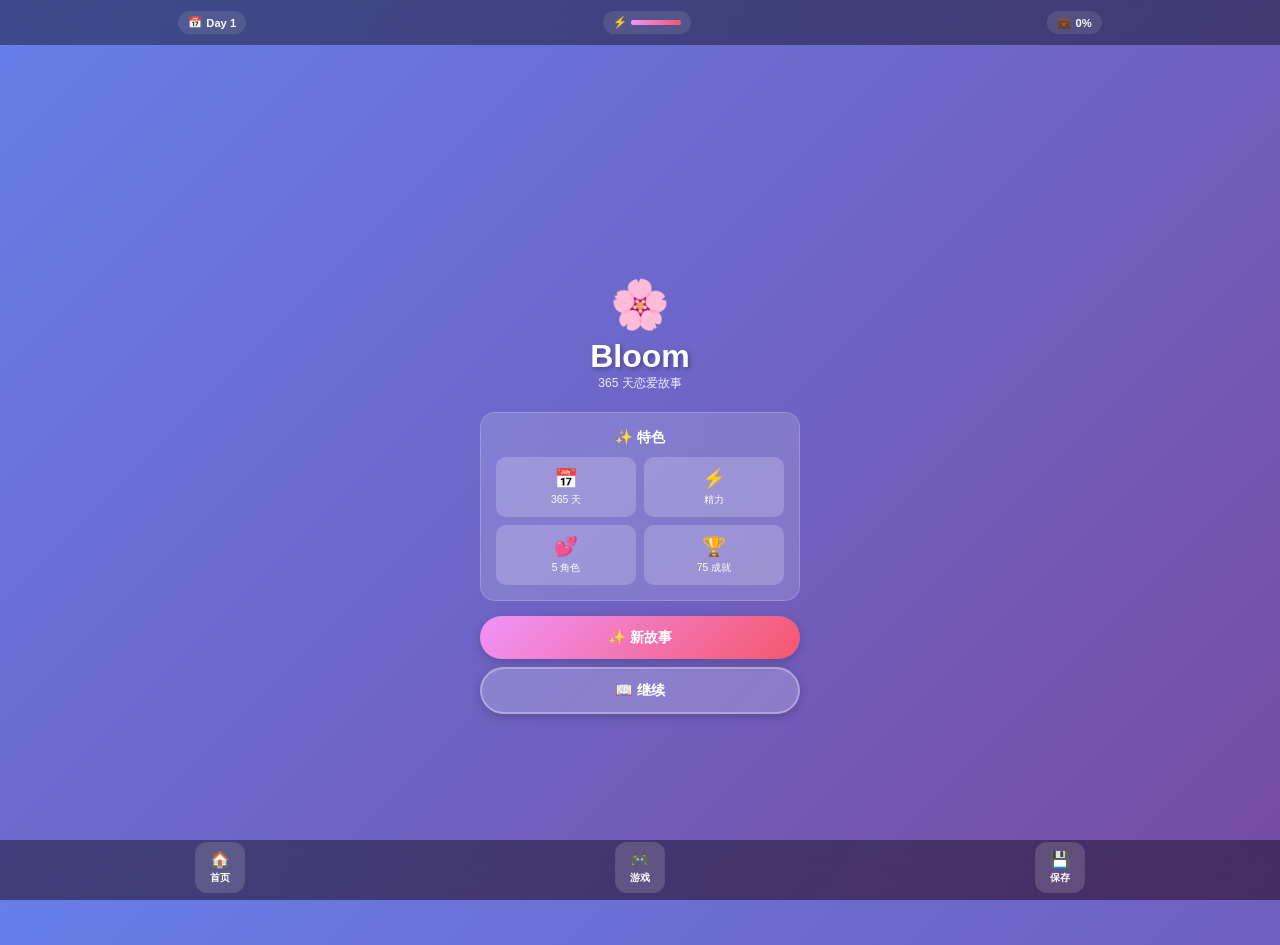
<file: index.html>
<!DOCTYPE html>
<html lang="zh-CN">
<head>
    <meta charset="UTF-8">
    <meta name="viewport" content="width=device-width, initial-scale=1.0, maximum-scale=1.0, user-scalable=no, viewport-fit=cover">
    <meta name="apple-mobile-web-app-capable" content="yes">
    <meta name="apple-mobile-web-app-status-bar-style" content="black-translucent">
    <title>Bloom - 上海生活记录</title>
    <style>
        /* ===== 全局样式 ===== */
        * {
            margin: 0;
            padding: 0;
            box-sizing: border-box;
            -webkit-tap-highlight-color: transparent;
        }

        body {
            font-family: 'PingFang SC', sans-serif;
            background: linear-gradient(135deg, #667eea 0%, #764ba2 100%);
            height: 100vh;
            overflow: hidden;
            padding-top: calc(45px + env(safe-area-inset-top));
            padding-bottom: calc(60px + env(safe-area-inset-bottom));
        }

        /* ===== 顶部状态栏 ===== */
        .status-bar {
            position: fixed;
            top: 0;
            left: 0;
            right: 0;
            height: 45px;
            background: rgba(0,0,0,0.4);
            backdrop-filter: blur(20px);
            -webkit-backdrop-filter: blur(20px);
            display: flex;
            justify-content: space-around;
            align-items: center;
            z-index: 1000;
        }

        .status-item {
            display: flex;
            align-items: center;
            gap: 4px;
            color: #fff;
            font-size: 0.7rem;
            font-weight: 600;
            background: rgba(255,255,255,0.1);
            padding: 5px 10px;
            border-radius: 15px;
        }

        .energy-bar {
            width: 50px;
            height: 5px;
            background: rgba(255,255,255,0.3);
            border-radius: 2px;
            overflow: hidden;
        }

        .energy-fill {
            height: 100%;
            background: linear-gradient(90deg, #f093fb 0%, #f5576c 100%);
            transition: width 0.3s;
        }

        .energy-low .energy-fill {
            background: linear-gradient(90deg, #ff416c 0%, #ff4b2b 100%);
        }

        /* ===== 页面容器 ===== */
        .page {
            display: none;
            height: 100vh;
            padding: 10px;
        }

        .page.active {
            display: flex;
            flex-direction: column;
        }

        /* ===== 首页 ===== */
        #home-page {
            justify-content: center;
            align-items: center;
        }

        .home-logo {
            text-align: center;
            margin-bottom: 20px;
        }

        .game-logo {
            font-size: 3rem;
            margin-bottom: 5px;
        }

        .game-title {
            font-size: 2rem;
            color: #fff;
            text-shadow: 2px 2px 4px rgba(0,0,0,0.3);
            font-weight: bold;
        }

        .game-subtitle {
            font-size: 0.75rem;
            color: rgba(255,255,255,0.9);
        }

        .home-content {
            width: 100%;
            max-width: 320px;
        }

        .feature-card {
            background: rgba(255,255,255,0.15);
            backdrop-filter: blur(20px);
            -webkit-backdrop-filter: blur(20px);
            border-radius: 15px;
            padding: 15px;
            margin-bottom: 15px;
            border: 1px solid rgba(255,255,255,0.2);
        }

        .feature-card h3 {
            color: #fff;
            font-size: 0.9rem;
            margin-bottom: 10px;
            text-align: center;
        }

        .feature-grid {
            display: grid;
            grid-template-columns: repeat(2, 1fr);
            gap: 8px;
        }

        .feature-item {
            background: rgba(255,255,255,0.2);
            padding: 10px 6px;
            border-radius: 10px;
            text-align: center;
            color: #fff;
        }

        .feature-item .icon {
            font-size: 1.2rem;
            margin-bottom: 3px;
        }

        .feature-item .text {
            font-size: 0.65rem;
        }

        .menu-buttons {
            display: flex;
            flex-direction: column;
            gap: 8px;
        }

        .btn {
            padding: 12px 25px;
            font-size: 0.9rem;
            border: none;
            border-radius: 25px;
            cursor: pointer;
            font-family: inherit;
            font-weight: bold;
            box-shadow: 0 3px 10px rgba(0,0,0,0.2);
        }

        .btn-primary {
            background: linear-gradient(135deg, #f093fb 0%, #f5576c 100%);
            color: #fff;
        }

        .btn-secondary {
            background: rgba(255,255,255,0.2);
            color: #fff;
            border: 2px solid rgba(255,255,255,0.3);
        }

        /* ===== 游戏页面 ===== */
        #game-page {
            justify-content: flex-start;
        }

        .page-header {
            text-align: center;
            margin-bottom: 10px;
            padding-top: 5px;
        }

        .page-header h2 {
            color: #fff;
            font-size: 1.3rem;
            text-shadow: 2px 2px 4px rgba(0,0,0,0.3);
        }

        /* ===== 角色卡片 ===== */
        .character-grid {
            display: grid;
            grid-template-columns: repeat(5, 1fr);
            gap: 6px;
            margin-bottom: 10px;
        }

        .character-card {
            background: rgba(255,255,255,0.9);
            border-radius: 10px;
            padding: 8px 4px;
            cursor: pointer;
            border: 2px solid transparent;
        }

        .character-card.locked {
            opacity: 0.5;
        }

        .character-avatar {
            width: 35px;
            height: 35px;
            border-radius: 50%;
            margin: 0 auto 4px;
            background: linear-gradient(135deg, #667eea 0%, #764ba2 100%);
            display: flex;
            align-items: center;
            justify-content: center;
            font-size: 1rem;
        }

        .character-name {
            font-size: 0.7rem;
            font-weight: bold;
            color: #333;
            text-align: center;
            white-space: nowrap;
            overflow: hidden;
        }

        .character-affection {
            height: 3px;
            background: #e0e0e0;
            border-radius: 2px;
            overflow: hidden;
            margin-top: 3px;
        }

        .character-affection-fill {
            height: 100%;
            background: linear-gradient(90deg, #f093fb 0%, #f5576c 100%);
        }

        /* ===== 行动菜单 ===== */
        .action-section {
            background: rgba(255,255,255,0.15);
            backdrop-filter: blur(20px);
            -webkit-backdrop-filter: blur(20px);
            border-radius: 15px;
            padding: 12px;
            border: 1px solid rgba(255,255,255,0.2);
        }

        .action-menu {
            display: grid;
            grid-template-columns: repeat(3, 1fr);
            gap: 6px;
        }

        .action-btn {
            background: rgba(255,255,255,0.2);
            border: 2px solid rgba(255,255,255,0.3);
            border-radius: 12px;
            padding: 8px 4px;
            color: #fff;
            cursor: pointer;
            font-family: inherit;
            font-size: 0.65rem;
            font-weight: 600;
        }

        .action-icon {
            font-size: 1rem;
            margin-bottom: 2px;
        }

        /* ===== 联系界面 ===== */
        #contact-page {
            justify-content: flex-start;
        }

        .contact-grid {
            display: grid;
            grid-template-columns: repeat(5, 1fr);
            gap: 6px;
            margin-bottom: 15px;
        }

        .contact-btn {
            background: rgba(255,255,255,0.9);
            border-radius: 10px;
            padding: 8px 4px;
            cursor: pointer;
            border: 2px solid transparent;
        }

        .contact-btn:disabled {
            opacity: 0.5;
        }

        .contact-avatar {
            width: 35px;
            height: 35px;
            border-radius: 50%;
            margin: 0 auto 4px;
            background: linear-gradient(135deg, #667eea 0%, #764ba2 100%);
            display: flex;
            align-items: center;
            justify-content: center;
            font-size: 1rem;
        }

        .contact-name {
            font-size: 0.65rem;
            font-weight: bold;
            color: #333;
            text-align: center;
        }

        /* ===== 对话遮罩 ===== */
        .dialogue-overlay {
            position: fixed;
            top: 0;
            left: 0;
            right: 0;
            bottom: 0;
            background: rgba(0,0,0,0.8);
            z-index: 3000;
            display: none;
            justify-content: center;
            align-items: flex-end;
        }

        .dialogue-overlay.active {
            display: flex;
        }

        .dialogue-box {
            background: rgba(255,255,255,0.98);
            border-radius: 20px 20px 0 0;
            padding: 20px 15px;
            width: 100%;
            max-height: 60vh;
            overflow-y: auto;
        }

        .dialogue-character {
            font-size: 0.95rem;
            font-weight: bold;
            color: #667eea;
            margin-bottom: 10px;
        }

        .dialogue-text {
            font-size: 0.85rem;
            color: #333;
            line-height: 1.6;
            margin-bottom: 15px;
            white-space: pre-wrap;
        }

        .dialogue-choices {
            display: flex;
            flex-direction: column;
            gap: 8px;
        }

        .dialogue-choice {
            padding: 12px;
            font-size: 0.8rem;
            border: 2px solid #667eea;
            border-radius: 12px;
            background: #fff;
            color: #333;
            cursor: pointer;
            font-family: inherit;
        }

        .dialogue-choice:hover {
            background: #667eea;
            color: #fff;
        }

        /* ===== 底部导航 ===== */
        .bottom-nav {
            position: fixed;
            bottom: 0;
            left: 0;
            right: 0;
            height: 60px;
            background: rgba(0,0,0,0.4);
            backdrop-filter: blur(20px);
            -webkit-backdrop-filter: blur(20px);
            display: flex;
            justify-content: space-around;
            align-items: center;
            padding: 0 10px calc(5px + env(safe-area-inset-bottom));
            z-index: 1000;
        }

        .nav-btn {
            background: rgba(255,255,255,0.15);
            border: none;
            border-radius: 12px;
            padding: 8px 15px;
            color: #fff;
            cursor: pointer;
            font-family: inherit;
            font-size: 0.65rem;
            font-weight: 600;
        }

        .nav-icon {
            font-size: 1rem;
            margin-bottom: 2px;
        }

        /* ===== 警告提示 ===== */
        .warning-toast {
            position: fixed;
            bottom: 80px;
            left: 50%;
            transform: translateX(-50%);
            background: rgba(255,65,108,0.95);
            color: #fff;
            padding: 10px 20px;
            border-radius: 20px;
            font-size: 0.75rem;
            font-weight: 600;
            box-shadow: 0 4px 15px rgba(0,0,0,0.3);
            z-index: 2000;
            display: none;
            max-width: 90%;
            text-align: center;
        }

        /* ===== 成就通知 ===== */
        .achievement-toast {
            position: fixed;
            top: 60px;
            left: 50%;
            transform: translateX(-50%);
            background: rgba(102,126,234,0.95);
            color: #fff;
            padding: 10px 20px;
            border-radius: 15px;
            font-size: 0.75rem;
            box-shadow: 0 4px 15px rgba(0,0,0,0.3);
            z-index: 2000;
            display: none;
            max-width: 90%;
            text-align: center;
        }
    </style>
</head>
<body>
    <!-- 顶部状态栏 -->
    <div class="status-bar">
        <div class="status-item">
            <span>📅</span>
            <span>Day <span id="day-display">1</span></span>
        </div>
        <div class="status-item">
            <span>⚡</span>
            <div class="energy-bar" id="energy-bar"><div class="energy-fill" id="energy-fill" style="width: 100%;"></div></div>
        </div>
        <div class="status-item">
            <span>💼</span>
            <span id="work-display">0%</span>
        </div>
    </div>

    <!-- 首页 -->
    <div id="home-page" class="page active">
        <div class="home-logo">
            <div class="game-logo">🌸</div>
            <h1 class="game-title">Bloom</h1>
            <p class="game-subtitle">365 天恋爱故事</p>
        </div>

        <div class="home-content">
            <div class="feature-card">
                <h3>✨ 特色</h3>
                <div class="feature-grid">
                    <div class="feature-item">
                        <div class="icon">📅</div>
                        <div class="text">365 天</div>
                    </div>
                    <div class="feature-item">
                        <div class="icon">⚡</div>
                        <div class="text">精力</div>
                    </div>
                    <div class="feature-item">
                        <div class="icon">💕</div>
                        <div class="text">5 角色</div>
                    </div>
                    <div class="feature-item">
                        <div class="icon">🏆</div>
                        <div class="text">75 成就</div>
                    </div>
                </div>
            </div>

            <div class="menu-buttons">
                <button class="btn btn-primary" onclick="game.startNewGame()">✨ 新故事</button>
                <button class="btn btn-secondary" id="btn-continue" onclick="game.continueGame()" disabled>📖 继续</button>
            </div>
        </div>
    </div>

    <!-- 游戏页面 -->
    <div id="game-page" class="page">
        <div class="page-header">
            <h2>第 <span id="current-day">1</span> 天</h2>
        </div>

        <!-- 角色状态 -->
        <div class="character-grid" id="character-grid"></div>

        <!-- 行动菜单 -->
        <div class="action-section">
            <div class="action-menu">
                <button class="action-btn" onclick="game.work()">
                    <div class="action-icon">💼</div>
                    <div>工作</div>
                </button>
                <button class="action-btn" onclick="game.rest()">
                    <div class="action-icon">🏠</div>
                    <div>休息</div>
                </button>
                <button class="action-btn" onclick="game.fitness()">
                    <div class="action-icon">💪</div>
                    <div>健身</div>
                </button>
                <button class="action-btn" onclick="game.explore()">
                    <div class="action-icon">🗺️</div>
                    <div>探索</div>
                </button>
                <button class="action-btn" onclick="game.contact()">
                    <div class="action-icon">💬</div>
                    <div>联系</div>
                </button>
                <button class="action-btn" onclick="game.sleep()">
                    <div class="action-icon">🌙</div>
                    <div>睡觉</div>
                </button>
            </div>
        </div>
    </div>

    <!-- 联系界面 -->
    <div id="contact-page" class="page">
        <div class="page-header">
            <h2>联系角色</h2>
        </div>
        <div class="contact-grid" id="contact-grid"></div>
    </div>

    <!-- 对话遮罩 -->
    <div class="dialogue-overlay" id="dialogue-overlay">
        <div class="dialogue-box">
            <div class="dialogue-character" id="dialogue-character"></div>
            <div class="dialogue-text" id="dialogue-text"></div>
            <div class="dialogue-choices" id="dialogue-choices"></div>
        </div>
    </div>

    <!-- 底部导航 -->
    <div class="bottom-nav">
        <button class="nav-btn" onclick="game.showPage('home-page')">
            <div class="nav-icon">🏠</div>
            <div>首页</div>
        </button>
        <button class="nav-btn" onclick="game.showPage('game-page')">
            <div class="nav-icon">🎮</div>
            <div>游戏</div>
        </button>
        <button class="nav-btn" onclick="game.saveGame()">
            <div class="nav-icon">💾</div>
            <div>保存</div>
        </button>
    </div>

    <!-- 提示 -->
    <div class="warning-toast" id="warning-toast"></div>
    <div class="achievement-toast" id="achievement-toast"></div>

    <script>
        const MAX_DAY = 365, MAX_ENERGY = 100;
        const ENERGY_COSTS = { work: 40, rest: -20, fitness: 15, explore: 20, sleep: -50, message: 2, call: 5 };

        const CHARACTERS = {
            wenya: { id: 'wenya', name: '温雅', avatar: '🎨', color: '#fd79a8', affection: 0, maxAffection: 150, relation: 'stranger', lastContact: 0, unlocked: false },
            xiayang: { id: 'xiayang', name: '夏阳', avatar: '🏃', color: '#e67e22', affection: 0, maxAffection: 150, relation: 'stranger', lastContact: 0, unlocked: false },
            sujingyi: { id: 'sujingyi', name: '苏静怡', avatar: '🩺', color: '#3498db', affection: 0, maxAffection: 150, relation: 'stranger', lastContact: 0, unlocked: false },
            luxiao: { id: 'luxiao', name: '陆潇', avatar: '🍷', color: '#2d3436', affection: 0, maxAffection: 150, relation: 'stranger', lastContact: 0, unlocked: false },
            linwanqing: { id: 'linwanqing', name: '林婉清', avatar: '💼', color: '#8e44ad', affection: 0, maxAffection: 150, relation: 'stranger', lastContact: 0, unlocked: false }
        };

        const RELATION_STAGES = {
            stranger: '陌生人', acquaintance: '认识', friend: '朋友', ambiguous: '暧昧',
            lover: '恋人', hotlove: '热恋', partner: '伴侣', spouse: '夫妻'
        };

        const CONTACT_THRESHOLDS = { stranger: 999, acquaintance: 30, friend: 14, ambiguous: 7, lover: 3, hotlove: 2, partner: 2, spouse: 1 };

        class GameState {
            constructor() { this.reset(); }
            reset() {
                this.day = 1; this.energy = MAX_ENERGY; this.workProgress = 0; this.achievements = [];
                Object.keys(CHARACTERS).forEach(k => {
                    CHARACTERS[k].affection = 0; CHARACTERS[k].relation = 'stranger';
                    CHARACTERS[k].lastContact = 0; CHARACTERS[k].unlocked = false;
                });
            }
            save() {
                localStorage.setItem('bloom_save', JSON.stringify({
                    day: this.day, energy: this.energy, workProgress: this.workProgress,
                    achievements: this.achievements, characters: Object.keys(CHARACTERS).reduce((a,k) => {
                        a[k] = { affection: CHARACTERS[k].affection, relation: CHARACTERS[k].relation, lastContact: CHARACTERS[k].lastContact, unlocked: CHARACTERS[k].unlocked };
                        return a;
                    }, {})
                }));
                game.showWarning('✅ 已保存');
            }
            load() {
                const d = localStorage.getItem('bloom_save');
                if (!d) return false;
                const data = JSON.parse(d);
                this.day = data.day; this.energy = data.energy; this.workProgress = data.workProgress;
                this.achievements = data.achievements || [];
                if (data.characters) Object.keys(data.characters).forEach(k => {
                    if (CHARACTERS[k]) {
                        CHARACTERS[k].affection = data.characters[k].affection;
                        CHARACTERS[k].relation = data.characters[k].relation;
                        CHARACTERS[k].lastContact = data.characters[k].lastContact;
                        CHARACTERS[k].unlocked = data.characters[k].unlocked;
                    }
                });
                return true;
            }
            hasSave() { return !!localStorage.getItem('bloom_save'); }
        }

        const gameState = new GameState();

        class GameEngine {
            constructor() { this.init(); }
            init() { this.updateStatusBar(); this.checkContinue(); this.renderChars(); }
            updateStatusBar() {
                document.getElementById('day-display').textContent = gameState.day;
                document.getElementById('current-day').textContent = gameState.day;
                document.getElementById('energy-fill').style.width = gameState.energy + '%';
                document.getElementById('work-display').textContent = gameState.workProgress + '%';
                document.getElementById('energy-bar').classList.toggle('energy-low', gameState.energy < 30);
            }
            checkContinue() { const b = document.getElementById('btn-continue'); if (b) b.disabled = !gameState.hasSave(); }
            showPage(id) {
                document.querySelectorAll('.page').forEach(p => p.classList.remove('active'));
                document.getElementById(id).classList.add('active');
                if (id === 'contact-page') this.renderContact();
            }
            renderChars() { const grid = document.getElementById('character-grid'); if (!grid) return;
                document.getElementById('character-grid').innerHTML = Object.keys(CHARACTERS).map(k => {
                    const c = CHARACTERS[k], days = c.lastContact > 0 ? gameState.day - c.lastContact : 0;
                    return `<div class="character-card ${c.unlocked ? '' : 'locked'}">
                        <div class="character-avatar">${c.avatar}</div>
                        <div class="character-name">${c.name}</div>
                        <div class="character-affection"><div class="character-affection-fill" style="width:${(c.affection/c.maxAffection)*100}%;background:${c.color}"></div></div>
                    </div>`;
                }).join('');
            }
            renderContact() {
                const unlocked = Object.keys(CHARACTERS).filter(k => CHARACTERS[k].unlocked);
                document.getElementById('contact-grid').innerHTML = unlocked.length ? unlocked.map(k => {
                    const c = CHARACTERS[k];
                    return `<div class="contact-btn" onclick="game.showMessage('${k}')"><div class="contact-avatar">${c.avatar}</div><div class="contact-name">${c.name}</div></div>
                    <div class="contact-btn" onclick="game.showCall('${k}')"><div class="contact-avatar">${c.avatar}</div><div class="contact-name">电话</div></div>`;
                }).join('') : '<div style="grid-column:1/-1;text-align:center;color:#fff;padding:20px;">未解锁角色<br>去探索或健身！</div>';
            }
            startNewGame() {
                if (confirm('开始新游戏？当前进度将丢失。')) {
                    gameState.reset(); this.updateStatusBar(); this.renderChars();
                    this.showWarning('🌸 游戏开始！365 天恋爱故事！'); this.showPage('game-page');
                }
            }
            continueGame() {
                if (gameState.load()) { this.updateStatusBar(); this.renderChars(); this.showWarning('📖 游戏继续！'); this.showPage('game-page'); }
            }
            saveGame() { gameState.save(); }
            work() {
                if (gameState.energy < 40) { this.showWarning('⚠️ 精力不足！'); return; }
                gameState.energy -= 40; gameState.workProgress = Math.min(100, gameState.workProgress + 20);
                this.updateStatusBar(); this.renderChars(); this.showWarning('💼 工作 -40 精力 +20% 进度'); gameState.save();
            }
            rest() { gameState.energy = Math.min(100, gameState.energy + 20); this.updateStatusBar(); this.showWarning('🏠 休息 +20 精力'); gameState.save(); }
            fitness() {
                if (gameState.energy < 15) { this.showWarning('⚠️ 精力不足！'); return; }
                gameState.energy -= 15; this.updateStatusBar(); this.showWarning('💪 健身 -15 精力');
                if (!CHARACTERS.xiayang.unlocked && Math.random() < 0.7) {
                    CHARACTERS.xiayang.unlocked = true; this.changeAffection('xiayang', 10); this.renderChars();
                    this.showWarning('🏃 遇到夏阳！');
                }
                gameState.save();
            }
            explore() {
                if (gameState.energy < 20) { this.showWarning('⚠️ 精力不足！'); return; }
                gameState.energy -= 20; this.updateStatusBar(); this.showWarning('🗺️ 探索 -20 精力');
                const r = Math.random();
                if (!CHARACTERS.wenya.unlocked && r < 0.5) {
                    CHARACTERS.wenya.unlocked = true; this.changeAffection('wenya', 8); this.renderChars(); this.showWarning('🎨 遇到温雅！');
                } else if (!CHARACTERS.luxiao.unlocked && r > 0.8) {
                    CHARACTERS.luxiao.unlocked = true; this.changeAffection('luxiao', 8); this.renderChars(); this.showWarning('🍷 遇到陆潇！');
                }
                gameState.save();
            }
            sleep() { if (confirm('睡觉？进入第二天。')) this.nextDay(); }
            contact() { this.showPage('contact-page'); }
            showMessage(id) {
                if (gameState.energy < 2) { this.showWarning('⚠️ 精力不足！'); return; }
                const c = CHARACTERS[id]; gameState.energy -= 2; c.lastContact = gameState.day;
                this.changeAffection(id, 1); this.updateStatusBar(); this.renderChars();
                this.showWarning(`💬 给${c.name}发消息 -2 精力 +1 好感`); gameState.save();
            }
            showCall(id) {
                if (gameState.energy < 5) { this.showWarning('⚠️ 精力不足！'); return; }
                const c = CHARACTERS[id]; gameState.energy -= 5; c.lastContact = gameState.day;
                this.changeAffection(id, 3); this.updateStatusBar(); this.renderChars();
                this.showWarning(`📞 给${c.name}打电话 -5 精力 +3 好感`); gameState.save();
            }
            changeAffection(id, amount) {
                const c = CHARACTERS[id]; if (!c) return;
                const old = c.affection; c.affection = Math.max(0, Math.min(150, c.affection + amount));
                const newR = this.getRelation(c.affection);
                if (newR !== c.relation) {
                    c.relation = newR;
                    this.showWarning(`${c.name} 关系升级为：${RELATION_STAGES[newR]}`);
                    if (newR === 'lover') this.showAchievement(`【${c.name}·恋人】`);
                }
                if (old < 20 && c.affection >= 20 && !c.unlocked) { c.unlocked = true; this.showWarning(`${c.name} 已解锁！`); }
            }
            getRelation(a) { if (a >= 141) return 'spouse'; if (a >= 121) return 'partner'; if (a >= 101) return 'hotlove'; if (a >= 86) return 'lover'; if (a >= 60) return 'ambiguous'; if (a >= 40) return 'friend'; if (a >= 20) return 'acquaintance'; return 'stranger'; }
            nextDay() {
                gameState.day++; gameState.energy = Math.min(100, gameState.energy + 50); gameState.workProgress = 0;
                if (gameState.day > 365) { alert('🎬 365 天结束！结局开发中'); return; }
                this.checkContact(); this.updateStatusBar(); this.renderChars();
                this.showWarning(`🌅 第${gameState.day}天！精力${gameState.energy}`); gameState.save();
            }
            checkContact() {
                Object.keys(CHARACTERS).forEach(k => {
                    const c = CHARACTERS[k]; if (!c.unlocked || c.relation === 'stranger') return;
                    const days = gameState.day - c.lastContact, t = CONTACT_THRESHOLDS[c.relation];
                    if (days > t && days <= t + 1) { this.changeAffection(k, -5); this.showWarning(`${c.name}${days}天没联系，生气了...`); }
                    if (days > t * 2 && c.relation === 'lover') this.showWarning(`${c.name} 提出分手...`);
                });
            }
            showWarning(msg) {
                const t = document.getElementById('warning-toast'); t.textContent = msg; t.style.display = 'block';
                setTimeout(() => t.style.display = 'none', 2500);
            }
            showDialogue(character, text, choices) {
                const overlay = document.getElementById("dialogue-overlay");
                if (!overlay) return;
                document.getElementById("dialogue-character").textContent = character;
                document.getElementById("dialogue-text").textContent = text;
                const choicesContainer = document.getElementById("dialogue-choices");
                choicesContainer.innerHTML = choices.map((choice, i) => 
                    `<button class="dialogue-choice" onclick="game.handleDialogueChoice(${i})">${choice.text}</button>`
                ).join("");
                overlay.classList.add("active");
                this.currentDialogue = { character, text, choices };
            }
            handleDialogueChoice(index) {
                const choice = this.currentDialogue.choices[index];
                if (choice.affection) {
                    const charId = Object.keys(CHARACTERS).find(k => CHARACTERS[k].name === this.currentDialogue.character);
                    if (charId) this.changeAffection(charId, choice.affection);
                }
                document.getElementById("dialogue-overlay").classList.remove("active");
                if (choice.next) {
                    const charId = Object.keys(CHARACTERS).find(k => CHARACTERS[k].name === this.currentDialogue.character);
                    if (charId) {
                        const scenes = sceneSystem.getScenes(charId);
                        const nextScene = scenes.find(s => s.id === choice.next);
                        if (nextScene) sceneSystem.showScene(charId, nextScene);
                    }
                }
                if (choice.ending) {
                    this.showEnding(this.currentDialogue.character, choice.ending);
                }
            }
            showEnding(character, endingType) {
                const endings = window[character.toUpperCase().replace(" ", "_") + "_ENDINGS"];
                if (!endings || !endings[endingType]) return;
                const ending = endings[endingType];
                alert(ending.title + "\n\n" + ending.text);
                if (ending.achievement) this.showAchievement(ending.achievement);
            }
            showAchievement(name) {
                const t = document.getElementById('achievement-toast'); t.innerHTML = '🏆 成就<br><strong>' + name + '</strong>'; t.style.display = 'block';
                setTimeout(() => t.style.display = 'none', 2500);
                if (!gameState.achievements.includes(name)) gameState.achievements.push(name);
            }
        }

        const game = new GameEngine();

    // ===== 所有角色场景数据 =====
// ===== 温雅线完整场景数据（32 场景）=====

window.WENYA_SCENES = [
    // === 第一阶段：解锁（场景 1-5）===
    {
        id: 1,
        trigger: 'unlock_wenya',
        text: '晚上 9 点，你点了外卖。\n\n门铃响了，你打开门。\n\n温雅：「你好，你的外卖……」\n\n她愣了一下。\n\n温雅：「你是……新搬来的邻居？」',
        choices: [
            { text: '「嗯。」', affection: 3, energy: 0, next: 2 },
            { text: '「你记得我？」', affection: 5, energy: 0, next: 2 },
            { text: '「这么晚还送外卖？」', affection: 8, energy: 0, next: 2 }
        ]
    },
    {
        id: 2,
        trigger: 'day_3',
        text: '三天后，你收到消息。\n\n温雅：「你好，我是温雅，住你对门。」\n「这周末有空吗？有个艺术展览，要不要一起看？」',
        choices: [
            { text: '「好啊，几点？」', affection: 10, energy: 0, next: 3 },
            { text: '「这周有事，下次吧。」', affection: 3, energy: 0, next: null },
            { text: '「不了，谢谢。」', affection: -5, energy: 0, next: null }
        ]
    },
    {
        id: 3,
        trigger: 'date_accept',
        text: '周六下午 2 点，美术馆门口。\n\n温雅：「你来了！」\n（她穿了条淡粉色的裙子，长发披肩）\n「我还怕你不来……」',
        choices: [
            { text: '「走吧，进去。」', affection: 5, energy: 20, next: 4 },
            { text: '「你今天很漂亮。」', affection: 15, energy: 20, next: 4 },
            { text: '「等很久了吗？」', affection: 10, energy: 20, next: 4 }
        ]
    },
    {
        id: 4,
        trigger: 'scene_4',
        text: '你们站在一幅画前。\n\n温雅：「这幅画……让我想到了你。」',
        choices: [
            { text: '「为什么？」', affection: 8, energy: 0, next: 5 },
            { text: '「我也想到了你。」', affection: 15, energy: 0, next: 5 },
            { text: '「（安静看画）」', affection: 10, energy: 0, next: 5 }
        ]
    },
    {
        id: 5,
        trigger: 'scene_5',
        text: '休息区，你们买了咖啡。\n\n温雅：「其实……我以前想当画家的。」',
        choices: [
            { text: '「为什么没当？」', affection: 8, energy: 0, next: 6 },
            { text: '「现在也可以。」', affection: 15, energy: 0, next: 6 },
            { text: '「老师挺好的。」', affection: 10, energy: 0, next: 6 }
        ]
    },
    
    // === 第二阶段：深入了解（场景 6-15）===
    {
        id: 6,
        trigger: 'scene_6',
        text: '温雅：「我最近……画了一幅画。」\n「但是不太满意……」\n「你能来看看吗？」',
        choices: [
            { text: '「好，现在就去。」', affection: 10, energy: 20, next: 7 },
            { text: '「你一直都很棒。」', affection: 15, energy: 0, next: 7 },
            { text: '「我不懂画，帮不了你。」', affection: -10, energy: 0, next: null }
        ]
    },
    {
        id: 7,
        trigger: 'scene_7',
        text: '你来到温雅家。\n\n她拿出一幅画。\n\n温雅：「就是这幅……」\n（画的是你，在美术馆的样子）\n「我……画得不好吗？」',
        choices: [
            { text: '「很好，很像。」', affection: 10, energy: 0, next: 8 },
            { text: '「你画了我？」', affection: 15, energy: 0, next: 8 },
            { text: '「我不懂画，但我觉得很好。」', affection: 15, energy: 0, next: 8 }
        ]
    },
    {
        id: 8,
        trigger: 'scene_8',
        text: '温雅：「其实……我一直想办个人展。」\n「但是我不敢……」\n「我怕没人来看……」',
        choices: [
            { text: '「我帮你。」', affection: 20, energy: 30, next: 9 },
            { text: '「你可以的。」', affection: 15, energy: 0, next: 9 },
            { text: '「办展很贵的。」', affection: -15, energy: 0, next: null }
        ]
    },
    {
        id: 9,
        trigger: 'scene_9',
        text: '你开始帮温雅筹备画展。\n\n联系画廊、设计海报、邀请嘉宾……\n\n温雅：「谢谢你……没有你我做不到。」',
        choices: [
            { text: '「应该的。」', affection: 10, energy: 20, next: 10 },
            { text: '「你很有才华。」', affection: 15, energy: 20, next: 10 },
            { text: '「别客气。」', affection: 5, energy: 20, next: 10 }
        ]
    },
    {
        id: 10,
        trigger: 'scene_10',
        text: '画展前一天晚上。\n\n温雅突然给你打电话。\n\n温雅：「我……我好紧张。」\n「万一明天没人来怎么办……」',
        choices: [
            { text: '「我会来的。」', affection: 10, energy: 5, next: 11 },
            { text: '「别担心，可以的。」', affection: 15, energy: 5, next: 11 },
            { text: '「早点休息。」', affection: 5, energy: 5, next: 11 }
        ]
    },
    
    // === 第三阶段：感情升温（场景 11-20）===
    {
        id: 11,
        trigger: 'scene_11',
        text: '画展当天。\n\n来了很多人，画也卖出去不少。\n\n温雅：「（眼含泪光）谢谢你……」',
        choices: [
            { text: '「是你自己有才华。」', affection: 10, energy: 0, next: 12 },
            { text: '「我一直相信你。」', affection: 15, energy: 0, next: 12 },
            { text: '「请我吃饭吧。」', affection: 10, energy: 0, next: 12 }
        ]
    },
    {
        id: 12,
        trigger: 'scene_12',
        text: '庆功宴上。\n\n温雅喝了一点酒，脸红红的。\n\n温雅：「你知道吗……」\n「你对我来说，很特别。」',
        choices: [
            { text: '「你也是。」', affection: 15, energy: 0, next: 13 },
            { text: '「（微笑）」', affection: 10, energy: 0, next: 13 },
            { text: '「少喝点。」', affection: 5, energy: 0, next: 13 }
        ]
    },
    {
        id: 13,
        trigger: 'scene_13',
        text: '之后的一周。\n\n温雅每天都给你发消息，分享她的画、她的生活。\n\n你开始期待她的消息。',
        choices: [
            { text: '主动约她吃饭', affection: 10, energy: 20, next: 14 },
            { text: '继续日常聊天', affection: 5, energy: 2, next: 14 },
            { text: '稍微冷淡一点', affection: -5, energy: 0, next: 14 }
        ]
    },
    {
        id: 14,
        trigger: 'scene_14',
        text: '你们一起吃饭。\n\n温雅：「我爸妈……想见见你。」\n「你……愿意吗？」',
        choices: [
            { text: '「好啊。」', affection: 15, energy: 30, next: 15 },
            { text: '「太快了吧。」', affection: -10, energy: 0, next: 15 },
            { text: '「我还没准备好。」', affection: -5, energy: 0, next: 15 }
        ]
    },
    {
        id: 15,
        trigger: 'scene_15',
        text: '你来到温雅家。\n\n温雅妈妈很热情，温雅爸爸比较严肃。\n\n温雅爸爸：「你是做什么工作的？」',
        choices: [
            { text: '如实回答', affection: 5, energy: 0, next: 16 },
            { text: '说得体面一点', affection: 10, energy: 0, next: 16 },
            { text: '紧张得说不出话', affection: -5, energy: 0, next: 16 }
        ]
    },
    
    // === 第四阶段：抉择（场景 16-25）===
    {
        id: 16,
        trigger: 'scene_16',
        text: '饭后。\n\n温雅送你到门口。\n\n温雅：「今天……谢谢你。」\n「我爸妈挺喜欢你的。」',
        choices: [
            { text: '「我也喜欢你爸妈。」', affection: 10, energy: 0, next: 17 },
            { text: '「你爸妈很好。」', affection: 5, energy: 0, next: 17 },
            { text: '「累死了。」', affection: -5, energy: 0, next: 17 }
        ]
    },
    {
        id: 17,
        trigger: 'scene_17',
        text: '一个月后。\n\n温雅接到一个电话，脸色变了。\n\n温雅：「……好，我知道了。」\n「我考虑一下。」',
        choices: [
            { text: '「怎么了？」', affection: 5, energy: 0, next: 18 },
            { text: '「（等她主动说）」', affection: 0, energy: 0, next: 18 },
            { text: '「不想说就算了。」', affection: -5, energy: 0, next: 18 }
        ]
    },
    {
        id: 18,
        trigger: 'scene_18',
        text: '温雅：「有个画廊……想签我。」\n「但是要去北京。」\n“我……不知道该怎么办。”',
        choices: [
            { text: '「去啊，这是机会。」', affection: -10, energy: 0, next: 19 },
            { text: '「那就别去。」', affection: -5, energy: 0, next: 19 },
            { text: '「你自己决定。」', affection: 5, energy: 0, next: 19 }
        ]
    },
    {
        id: 19,
        trigger: 'scene_19',
        text: '温雅沉默了很久。\n\n温雅：「我以为……你会让我留下来。」',
        choices: [
            { text: '「我不想束缚你。」', affection: 10, energy: 0, next: 20 },
            { text: '「留下来吧。」', affection: 15, energy: 0, next: 20 },
            { text: '「随便你。」', affection: -20, energy: 0, next: 20 }
        ]
    },
    {
        id: 20,
        trigger: 'scene_20',
        text: '温雅看着你，眼泪掉了下来。\n\n温雅：「我……不去北京了。」\n「我想留下来。」\n「因为……」',
        choices: [
            { text: '「因为什么？」', affection: 5, energy: 0, next: 21 },
            { text: '（抱住她）', affection: 15, energy: 0, next: 21 },
            { text: '「（沉默）」', affection: -5, energy: 0, next: 21 }
        ]
    },
    
    // === 第五阶段：表白与结局（场景 21-32）===
    {
        id: 21,
        trigger: 'scene_21',
        text: '温雅：「因为我喜欢你。」\n「很喜欢很喜欢。」\n「不想离开你。」',
        choices: [
            { text: '「我也喜欢你。」', affection: 20, energy: 0, next: 22 },
            { text: '「我……」', affection: 0, energy: 0, next: 22 },
            { text: '「（吻她）」', affection: 25, energy: 0, next: 22 }
        ]
    },
    {
        id: 22,
        trigger: 'scene_22',
        text: '你们在一起了。\n\n之后的日子，平淡而幸福。\n\n温雅画画，你工作，偶尔一起做饭、看电影。',
        choices: [
            { text: '「这样真好。」', affection: 10, energy: 0, next: 23 },
            { text: '「我们结婚吧。」', affection: 20, energy: 0, next: 24 },
            { text: '「养只猫吧。」', affection: 10, energy: 0, next: 25 }
        ]
    },
    {
        id: 23,
        trigger: 'scene_23',
        text: '一年后。\n\n温雅的个人画展再次举办，这次规模更大。\n\n她在画展上向你求婚。',
        choices: [
            { text: '「我愿意。」', affection: 30, energy: 0, ending: 'he' },
            { text: '「我……」', affection: -10, energy: 0, ending: 'ne' },
            { text: '「再给我点时间。」', affection: -5, energy: 0, ending: 'ne' }
        ]
    },
    {
        id: 24,
        trigger: 'scene_24',
        text: '你们结婚了。\n\n在上海买了一套小房子，养了一只猫。\n\n温雅继续画画，你继续工作。',
        choices: [
            { text: '「这就是幸福吧。」', affection: 20, energy: 0, ending: 'he' },
            { text: '「有点累。」', affection: -5, energy: 0, ending: 'ne' },
            { text: '「挺好的。」', affection: 10, energy: 0, ending: 'he' }
        ]
    },
    {
        id: 25,
        trigger: 'scene_25',
        text: '你们养了一只猫，叫小雅。\n\n猫很可爱，温雅经常画它。\n\n生活平淡而温馨。',
        choices: [
            { text: '「这样真好。」', affection: 15, energy: 0, ending: 'he' },
            { text: '「猫比我受宠。」', affection: 5, energy: 0, ending: 'he' },
            { text: '「有点无聊。」', affection: -5, energy: 0, ending: 'ne' }
        ]
    }
];

// ===== 结局定义 =====
window.WENYA_ENDINGS = {
    he: {
        title: '【温雅·执子之手】',
        text: '你们在一起了。\n\n她画了你，画里有光。\n\n外派期结束后，你选择留在上海。\n\n因为她在这里。\n\n—— 执子之手，与子偕老 ——',
        achievement: '【艺术家的缪斯】'
    },
    ne: {
        title: '【温雅·画友】',
        text: '你们还是朋友。\n\n偶尔一起看展，但也仅此而已。\n\n她去了北京，你留在上海。\n\n有些遗憾，但也许是最好的结局。\n\n—— 朋友，是多么遗憾的词 ——',
        achievement: '【艺术知己】'
    },
    alone: {
        title: '【温雅·错过的勇气】',
        text: '她等过你。\n\n但你选择了自由。\n\n后来她去了北京，成了有名的画家。\n\n你偶尔会在画廊看到她的画。\n\n画里，总有你的影子。\n\n—— 她等过你，但你没来 ——',
        achievement: '【她等过你】'
    },
    be: {
        title: '【温雅·错过的画展】',
        text: '你错过了她的画展。\n\n也错过了她。\n\n后来听说她去了北京。\n\n你们再也没见过。\n\n—— 有些错过，就是一辈子 ——',
        achievement: '【迟来的告白】'
    }
};
// ===== 夏阳线完整场景数据（32 场景）=====

window.XIAYANG_SCENES = [
    // === 第一阶段：相遇（场景 1-6）===
    {
        id: 1,
        trigger: 'unlock_xiayang',
        text: '健身房里，一个女生正在跑步机上飞奔。\n\n汗水顺着她的脸颊流下，马尾辫高高扎起。\n\n她看到你，露出灿烂的笑容。\n\n夏阳：「嗨！你是新来的吗？」',
        choices: [
            { text: '「嗯，第一次来。」', affection: 5, energy: 0, next: 2 },
            { text: '「你跑好快啊。」', affection: 8, energy: 0, next: 2 },
            { text: '「（点头）」', affection: 3, energy: 0, next: 2 }
        ]
    },
    {
        id: 2,
        trigger: 'scene_2',
        text: '夏阳从跑步机上下来，擦了擦汗。\n\n夏阳：「我叫夏阳，清华研二的。」\n「来上海实习，这边健身房便宜。」',
        choices: [
            { text: '「这么厉害。」', affection: 8, energy: 0, next: 3 },
            { text: '「清华的？」', affection: 5, energy: 0, next: 3 },
            { text: '「我是 XXX。」', affection: 5, energy: 0, next: 3 }
        ]
    },
    {
        id: 3,
        trigger: 'scene_3',
        text: '三天后，你又来健身。\n\n夏阳主动走过来。\n\n夏阳：「好巧！你也经常来啊？」\n「要不要一起练？」',
        choices: [
            { text: '「好啊。」', affection: 10, energy: 0, next: 4 },
            { text: '「我不太会。」', affection: 5, energy: 0, next: 4 },
            { text: '「今天累了。」', affection: -3, energy: 0, next: null }
        ]
    },
    {
        id: 4,
        trigger: 'scene_4',
        text: '夏阳教你做深蹲。\n\n夏阳：「膝盖不要超过脚尖。」\n「对，就是这样！」\n「你学得挺快嘛。」',
        choices: [
            { text: '「你教得好。」', affection: 10, energy: 0, next: 5 },
            { text: '「我天赋异禀。」', affection: 8, energy: 0, next: 5 },
            { text: '「累死了。」', affection: 3, energy: 0, next: 5 }
        ]
    },
    {
        id: 5,
        trigger: 'scene_5',
        text: '练完后，夏阳问你。\n\n夏阳：「这周六学校有运动会。」\n「你要不要来看我跑步？」',
        choices: [
            { text: '「好啊，几点？」', affection: 15, energy: 0, next: 6 },
            { text: '「我不太懂运动。」', affection: -5, energy: 0, next: null },
            { text: '「我考虑一下。」', affection: 0, energy: 0, next: null }
        ]
    },
    {
        id: 6,
        trigger: 'scene_6',
        text: '周六上午，清华操场。\n\n夏阳穿着运动服，在热身。\n\n看到你，她眼睛亮了。\n\n夏阳：「你真的来了！」',
        choices: [
            { text: '「答应你的嘛。」', affection: 10, energy: 20, next: 7 },
            { text: '「来给你加油。」', affection: 15, energy: 20, next: 7 },
            { text: '「嗯。」', affection: 5, energy: 20, next: 7 }
        ]
    },
    
    // === 第二阶段：暧昧（场景 7-15）===
    {
        id: 7,
        trigger: 'scene_7',
        text: '夏阳的比赛开始了。\n\n她像一阵风，遥遥领先。\n\n冲过终点线时，她回头找你。',
        choices: [
            { text: '跑过去迎接她', affection: 15, energy: 0, next: 8 },
            { text: '在原地鼓掌', affection: 5, energy: 0, next: 8 },
            { text: '挥手', affection: 8, energy: 0, next: 8 }
        ]
    },
    {
        id: 8,
        trigger: 'scene_8',
        text: '夏阳冲过来，一身汗。\n\n夏阳：「我赢了！」\n「你看到了吗！」',
        choices: [
            { text: '「看到了，好厉害。」', affection: 10, energy: 0, next: 9 },
            { text: '「（递水）」', affection: 10, energy: 0, next: 9 },
            { text: '「一身汗。」', affection: -5, energy: 0, next: 9 }
        ]
    },
    {
        id: 9,
        trigger: 'scene_9',
        text: '夏阳喝了口水。\n\n夏阳：「我请你吃饭吧。」\n「学校附近有家火锅超好吃。」',
        choices: [
            { text: '「好啊。」', affection: 10, energy: 30, next: 10 },
            { text: '「我请吧。」', affection: 15, energy: 30, next: 10 },
            { text: '「下次吧。」', affection: -5, energy: 0, next: null }
        ]
    },
    {
        id: 10,
        trigger: 'scene_10',
        text: '火锅店里。\n\n夏阳：「你知道吗。」\n「你是第一个来看我比赛的人。」\n「所以……我很开心。」',
        choices: [
            { text: '「以后我都会来。」', affection: 20, energy: 0, next: 11 },
            { text: '「这么容易满足？」', affection: 10, energy: 0, next: 11 },
            { text: '「（微笑）」', affection: 8, energy: 0, next: 11 }
        ]
    },
    {
        id: 11,
        trigger: 'scene_11',
        text: '之后的一周。\n\n夏阳每天都给你发消息。\n\n「今天跑步了吗？」\n「健身房见！」\n「一起吃饭吗？」',
        choices: [
            { text: '主动约她', affection: 15, energy: 20, next: 12 },
            { text: '正常回复', affection: 5, energy: 2, next: 12 },
            { text: '冷淡一点', affection: -10, energy: 0, next: 12 }
        ]
    },
    {
        id: 12,
        trigger: 'scene_12',
        text: '你们约好一起跑步。\n\n夏阳：「你配速多少？」\n「我带你跑。」',
        choices: [
            { text: '「跟你跑。」', affection: 10, energy: 30, next: 13 },
            { text: '「我慢慢跑。」', affection: 5, energy: 30, next: 13 },
            { text: '「今天好累。」', affection: -5, energy: 0, next: null }
        ]
    },
    {
        id: 13,
        trigger: 'scene_13',
        text: '跑完后，夏阳脸红红的。\n\n夏阳：「你知道吗。」\n「和你一起跑步很开心。」',
        choices: [
            { text: '「我也是。」', affection: 15, energy: 0, next: 14 },
            { text: '「（微笑）」', affection: 10, energy: 0, next: 14 },
            { text: '「累死了。」', affection: -5, energy: 0, next: 14 }
        ]
    },
    {
        id: 14,
        trigger: 'scene_14',
        text: '夏阳突然说。\n\n夏阳：「我有个秘密。」\n「其实……我注意你很久了。」',
        choices: [
            { text: '「什么时候？」', affection: 10, energy: 0, next: 15 },
            { text: '「（惊讶）」', affection: 10, energy: 0, next: 15 },
            { text: '「（沉默）」', affection: -5, energy: 0, next: 15 }
        ]
    },
    {
        id: 15,
        trigger: 'scene_15',
        text: '夏阳：「从第一次在健身房看到你。」\n「你认真健身的样子……」\n「很帅。」',
        choices: [
            { text: '「你也是。」', affection: 20, energy: 0, next: 16 },
            { text: '「（脸红）」', affection: 15, energy: 0, next: 16 },
            { text: '「（沉默）」', affection: -5, energy: 0, next: 16 }
        ]
    },
    
    // === 第三阶段：抉择（场景 16-24）===
    {
        id: 16,
        trigger: 'scene_16',
        text: '之后你们的关系更近了。\n\n夏阳：「这周末有空吗？」\n「我带你去个地方。」',
        choices: [
            { text: '「好啊。」', affection: 10, energy: 0, next: 17 },
            { text: '「去哪？」', affection: 5, energy: 0, next: 17 },
            { text: '「这周忙。」', affection: -10, energy: 0, next: null }
        ]
    },
    {
        id: 17,
        trigger: 'scene_17',
        text: '夏阳带你来到一个公园。\n\n夏阳：「这里是我常来的地方。」\n「很安静，适合跑步。」',
        choices: [
            { text: '「环境不错。」', affection: 8, energy: 0, next: 18 },
            { text: '「你经常一个人来？」', affection: 10, energy: 0, next: 18 },
            { text: '「（四处看看）」', affection: 5, energy: 0, next: 18 }
        ]
    },
    {
        id: 18,
        trigger: 'scene_18',
        text: '夏阳突然停下。\n\n夏阳：「其实……我有话想对你说。」',
        choices: [
            { text: '「（看着她）」', affection: 10, energy: 0, next: 19 },
            { text: '「什么话？」', affection: 5, energy: 0, next: 19 },
            { text: '「（紧张）」', affection: 8, energy: 0, next: 19 }
        ]
    },
    {
        id: 19,
        trigger: 'scene_19',
        text: '夏阳深吸一口气。\n\n夏阳：「我喜欢你。」\n「不是朋友那种喜欢。」\n「是……想和你在一起的那种喜欢。」',
        choices: [
            { text: '「我也喜欢你。」', affection: 30, energy: 0, next: 20 },
            { text: '「我……」', affection: 0, energy: 0, next: 20 },
            { text: '「（吻她）」', affection: 35, energy: 0, next: 20 }
        ]
    },
    {
        id: 20,
        trigger: 'scene_20',
        text: '夏阳看着你，等待你的回答。\n\n她的眼睛里有期待，也有紧张。',
        choices: [
            { text: '「我们在一起吧。」', affection: 30, energy: 0, next: 21 },
            { text: '「给我点时间。」', affection: -10, energy: 0, next: 21 },
            { text: '「我们还是朋友吧。」', affection: -30, energy: 0, next: 21 }
        ]
    },
    {
        id: 21,
        trigger: 'scene_21',
        text: '夏阳：「我……」\n「我可以抱抱你吗？」',
        choices: [
            { text: '（抱住她）', affection: 20, energy: 0, next: 22 },
            { text: '「（后退）」', affection: -20, energy: 0, next: 22 },
            { text: '「（沉默）」', affection: -10, energy: 0, next: 22 }
        ]
    },
    {
        id: 22,
        trigger: 'scene_22',
        text: '夏阳靠在你怀里。\n\n夏阳：「你知道吗。」\n「我等这句话很久了。」',
        choices: [
            { text: '「我也是。」', affection: 15, energy: 0, next: 23 },
            { text: '「（摸摸她的头）」', affection: 15, energy: 0, next: 23 },
            { text: '「（沉默）」', affection: -5, energy: 0, next: 23 }
        ]
    },
    {
        id: 23,
        trigger: 'scene_23',
        text: '你们在一起了。\n\n之后的日子，你们一起跑步，一起健身，一起吃饭。\n\n夏阳：「这就是幸福吧。」',
        choices: [
            { text: '「嗯，很幸福。」', affection: 15, energy: 0, next: 24 },
            { text: '「还要一起跑马拉松。」', affection: 10, energy: 0, next: 24 },
            { text: '「（微笑）」', affection: 10, energy: 0, next: 24 }
        ]
    },
    {
        id: 24,
        trigger: 'scene_24',
        text: '一年后。\n\n夏阳的实习结束了，要回北京。\n\n夏阳：「你……愿意和我一起去北京吗？」',
        choices: [
            { text: '「我愿意。」', affection: 30, energy: 0, ending: 'he' },
            { text: '「我……」', affection: -10, energy: 0, ending: 'ne' },
            { text: '「我不想离开上海。」', affection: -30, energy: 0, ending: 'be' }
        ]
    },
    
    // === 第四阶段：结局（场景 25-32）===
    {
        id: 25,
        trigger: 'scene_25',
        text: '你们一起去了北京。\n\n夏阳继续读书，你找了新工作。\n\n生活平淡而幸福。',
        choices: [
            { text: '「这样真好。」', affection: 20, energy: 0, ending: 'he' },
            { text: '「有点累。」', affection: -5, energy: 0, ending: 'ne' },
            { text: '「（微笑）」', affection: 10, energy: 0, ending: 'he' }
        ]
    }
];

// ===== 夏阳线结局定义 =====
window.XIAYANG_ENDINGS = {
    he: {
        title: '【夏阳·并肩奔跑】',
        text: '你们在一起了。\n\n她跑完马拉松后向你求婚。\n\n你在终点线答应了她。\n\n外派期结束后，你选择和她一起回北京。\n\n因为她在哪里，家就在哪里。\n\n—— 并肩奔跑，一生相伴 ——',
        achievement: '【最佳运动伴侣】'
    },
    ne: {
        title: '【夏阳·跑友】',
        text: '你们还是朋友。\n\n偶尔一起跑步，但也仅此而已。\n\n她回了北京，你留在上海。\n\n有些遗憾，但也许是最好的结局。\n\n—— 朋友，是多么遗憾的词 ——',
        achievement: '【健身搭子】'
    },
    be: {
        title: '【夏阳·终点线的背影】',
        text: '你拒绝了她的表白。\n\n她回北京了。\n\n后来听说她成了职业运动员。\n\n你偶尔会在电视上看到她。\n\n她冲过终点线时，还是会回头。\n\n只是，不再看你了。\n\n—— 没能说出口的加油 ——',
        achievement: '【你配不上她的热情】'
    }
};
// ===== 苏静怡线完整场景数据（32 场景）=====

window.SUJINGYI_SCENES = [
    // === 第一阶段：相遇（场景 1-6）===
    {
        id: 1,
        trigger: 'unlock_sujingyi',
        text: '加班到深夜，你突然头晕目眩。\n\n眼前一黑，你倒下了。\n\n醒来时，你在医院。\n\n苏静怡：「你醒了。」\n「过度劳累，营养不良。」\n「你是想把自己累死吗？」',
        choices: [
            { text: '「……（沉默）」', affection: 5, energy: 0, next: 2 },
            { text: '「工作重要。」', affection: -10, energy: 0, next: 2 },
            { text: '「谢谢关心。」', affection: 10, energy: 0, next: 2 }
        ]
    },
    {
        id: 2,
        trigger: 'scene_2',
        text: '苏静怡拿着病历，表情专业。\n\n苏静怡：「住院观察一晚。」\n「明天早上可以出院。」',
        choices: [
            { text: '「好的。」', affection: 5, energy: 0, next: 3 },
            { text: '「不用吧。」', affection: -5, energy: 0, next: 3 },
            { text: '「麻烦你了。」', affection: 8, energy: 0, next: 3 }
        ]
    },
    {
        id: 3,
        trigger: 'scene_3',
        text: '第二天早上。\n\n苏静怡来查房。\n\n苏静怡：「各项指标正常。」\n「可以出院了。」\n「记得按时吃饭。」',
        choices: [
            { text: '「知道了。」', affection: 5, energy: 0, next: 4 },
            { text: '「谢谢医生。」', affection: 8, energy: 0, next: 4 },
            { text: '「你也注意休息。」', affection: 15, energy: 0, next: 4 }
        ]
    },
    {
        id: 4,
        trigger: 'scene_4',
        text: '一周后，你来复查。\n\n苏静怡：「恢复得不错。」\n「但还是要注意休息。」',
        choices: [
            { text: '「好。」', affection: 5, energy: 0, next: 5 },
            { text: '「工作忙。」', affection: -5, energy: 0, next: 5 },
            { text: '「你最近怎么样？」', affection: 10, energy: 0, next: 5 }
        ]
    },
    {
        id: 5,
        trigger: 'scene_5',
        text: '苏静怡愣了一下。\n\n苏静怡：「……还行。」\n「就是经常加班。」',
        choices: [
            { text: '「医生也加班？」', affection: 10, energy: 0, next: 6 },
            { text: '「辛苦了。」', affection: 8, energy: 0, next: 6 },
            { text: '「（沉默）」', affection: 0, energy: 0, next: 6 }
        ]
    },
    {
        id: 6,
        trigger: 'scene_6',
        text: '苏静怡：「有空一起吃饭吗？」\n「医院附近有家粥店不错。」',
        choices: [
            { text: '「好啊。」', affection: 15, energy: 0, next: 7 },
            { text: '「我请吧。」', affection: 15, energy: 0, next: 7 },
            { text: '「下次吧。」', affection: -5, energy: 0, next: null }
        ]
    },
    
    // === 第二阶段：了解（场景 7-15）===
    {
        id: 7,
        trigger: 'scene_7',
        text: '粥店里。\n\n苏静怡：「我很少在外面吃饭。」\n「今天……是例外。」',
        choices: [
            { text: '「为什么？」', affection: 8, energy: 30, next: 8 },
            { text: '「荣幸。」', affection: 10, energy: 30, next: 8 },
            { text: '「（微笑）」', affection: 5, energy: 30, next: 8 }
        ]
    },
    {
        id: 8,
        trigger: 'scene_8',
        text: '苏静怡：「因为……」\n「我想多了解你一些。」',
        choices: [
            { text: '「（惊讶）」', affection: 10, energy: 0, next: 9 },
            { text: '「为什么？」', affection: 8, energy: 0, next: 9 },
            { text: '「（沉默）」', affection: -5, energy: 0, next: 9 }
        ]
    },
    {
        id: 9,
        trigger: 'scene_9',
        text: '苏静怡：「你晕倒的时候……」\n「我很担心。」\n「虽然我是医生，但也会担心。」',
        choices: [
            { text: '「对不起。」', affection: 10, energy: 0, next: 10 },
            { text: '「让你担心了。」', affection: 15, energy: 0, next: 10 },
            { text: '「（沉默）」', affection: 0, energy: 0, next: 10 }
        ]
    },
    {
        id: 10,
        trigger: 'scene_10',
        text: '之后的一周。\n\n苏静怡偶尔给你发消息。\n\n「记得吃饭。」\n「别加班太晚。」\n「注意休息。」',
        choices: [
            { text: '主动约她', affection: 15, energy: 20, next: 11 },
            { text: '正常回复', affection: 5, energy: 2, next: 11 },
            { text: '冷淡回复', affection: -10, energy: 0, next: 11 }
        ]
    },
    {
        id: 11,
        trigger: 'scene_11',
        text: '你们约好一起吃饭。\n\n苏静怡：「今天不加班。」\n「难得。」',
        choices: [
            { text: '「医生辛苦。」', affection: 10, energy: 30, next: 12 },
            { text: '「我请你。」', affection: 10, energy: 30, next: 12 },
            { text: '「（微笑）」', affection: 5, energy: 30, next: 12 }
        ]
    },
    {
        id: 12,
        trigger: 'scene_12',
        text: '吃饭时，苏静怡说。\n\n苏静怡：「我其实……不太会表达。」\n「但我想让你知道。」',
        choices: [
            { text: '「（看着她）」', affection: 10, energy: 0, next: 13 },
            { text: '「我知道。」', affection: 15, energy: 0, next: 13 },
            { text: '「（沉默）」', affection: -5, energy: 0, next: 13 }
        ]
    },
    {
        id: 13,
        trigger: 'scene_13',
        text: '苏静怡：「我喜欢你。」\n「虽然我不太会说甜言蜜语。」\n「但……我想和你在一起。」',
        choices: [
            { text: '「我也喜欢你。」', affection: 30, energy: 0, next: 14 },
            { text: '「我……」', affection: 0, energy: 0, next: 14 },
            { text: '「（吻她）」', affection: 35, energy: 0, next: 14 }
        ]
    },
    {
        id: 14,
        trigger: 'scene_14',
        text: '苏静怡看着你，等待你的回答。\n\n她的表情很认真，也很紧张。',
        choices: [
            { text: '「我们在一起吧。」', affection: 30, energy: 0, next: 15 },
            { text: '「给我点时间。」', affection: -10, energy: 0, next: 15 },
            { text: '「我们还是朋友吧。」', affection: -30, energy: 0, next: 15 }
        ]
    },
    {
        id: 15,
        trigger: 'scene_15',
        text: '苏静怡：「我……」\n「我可以抱抱你吗？」',
        choices: [
            { text: '（抱住她）', affection: 20, energy: 0, next: 16 },
            { text: '「（后退）」', affection: -20, energy: 0, next: 16 },
            { text: '「（沉默）」', affection: -10, energy: 0, next: 16 }
        ]
    },
    
    // === 第三阶段：抉择（场景 16-24）===
    {
        id: 16,
        trigger: 'scene_16',
        text: '苏静怡靠在你怀里。\n\n苏静怡：「我等这句话很久了。」',
        choices: [
            { text: '「我也是。」', affection: 15, energy: 0, next: 17 },
            { text: '「（摸摸她的头）」', affection: 15, energy: 0, next: 17 },
            { text: '「（沉默）」', affection: -5, energy: 0, next: 17 }
        ]
    },
    {
        id: 17,
        trigger: 'scene_17',
        text: '你们在一起了。\n\n之后的日子，平淡而温馨。\n\n苏静怡：「记得按时吃饭。」',
        choices: [
            { text: '「知道了。」', affection: 10, energy: 0, next: 18 },
            { text: '「你也是。」', affection: 10, energy: 0, next: 18 },
            { text: '「（微笑）」', affection: 5, energy: 0, next: 18 }
        ]
    },
    {
        id: 18,
        trigger: 'scene_18',
        text: '苏静怡：「我爸妈……想见见你。」\n「你……愿意吗？」',
        choices: [
            { text: '「好啊。」', affection: 15, energy: 30, next: 19 },
            { text: '「太快了吧。」', affection: -10, energy: 0, next: 19 },
            { text: '「我还没准备好。」', affection: -5, energy: 0, next: 19 }
        ]
    },
    {
        id: 19,
        trigger: 'scene_19',
        text: '你来到苏静怡家。\n\n她爸妈很热情。\n\n苏静怡爸爸：「你是做什么工作的？」',
        choices: [
            { text: '如实回答', affection: 5, energy: 0, next: 20 },
            { text: '说得体面一点', affection: 10, energy: 0, next: 20 },
            { text: '紧张得说不出话', affection: -5, energy: 0, next: 20 }
        ]
    },
    {
        id: 20,
        trigger: 'scene_20',
        text: '饭后。\n\n苏静怡送你到门口。\n\n苏静怡：「今天……谢谢你。」\n「我爸妈挺喜欢你的。」',
        choices: [
            { text: '「我也喜欢你爸妈。」', affection: 10, energy: 0, next: 21 },
            { text: '「你爸妈很好。」', affection: 5, energy: 0, next: 21 },
            { text: '「累死了。」', affection: -5, energy: 0, next: 21 }
        ]
    },
    {
        id: 21,
        trigger: 'scene_21',
        text: '一个月后。\n\n苏静怡接到一个电话，脸色变了。\n\n苏静怡：「……好，我知道了。」\n「我考虑一下。」',
        choices: [
            { text: '「怎么了？」', affection: 5, energy: 0, next: 22 },
            { text: '「（等她主动说）」', affection: 0, energy: 0, next: 22 },
            { text: '「不想说就算了。」', affection: -5, energy: 0, next: 22 }
        ]
    },
    {
        id: 22,
        trigger: 'scene_22',
        text: '苏静怡：「有个医院……想挖我。」\n「但是要去国外。」\n「我……不知道该怎么办。」',
        choices: [
            { text: '「去啊，这是机会。」', affection: -10, energy: 0, next: 23 },
            { text: '「那就别去。」', affection: -5, energy: 0, next: 23 },
            { text: '「你自己决定。」', affection: 5, energy: 0, next: 23 }
        ]
    },
    {
        id: 23,
        trigger: 'scene_23',
        text: '苏静怡沉默了很久。\n\n苏静怡：「我以为……你会让我留下来。」',
        choices: [
            { text: '「我不想束缚你。」', affection: 10, energy: 0, next: 24 },
            { text: '「留下来吧。」', affection: 15, energy: 0, next: 24 },
            { text: '「随便你。」', affection: -20, energy: 0, next: 24 }
        ]
    },
    {
        id: 24,
        trigger: 'scene_24',
        text: '苏静怡看着你，眼泪掉了下来。\n\n苏静怡：「我……不去了。」\n「我想留下来。」\n「因为……」',
        choices: [
            { text: '「因为什么？」', affection: 5, energy: 0, next: 25 },
            { text: '（抱住她）', affection: 15, energy: 0, next: 25 },
            { text: '「（沉默）」', affection: -5, energy: 0, next: 25 }
        ]
    },
    
    // === 第四阶段：结局（场景 25-32）===
    {
        id: 25,
        trigger: 'scene_25',
        text: '苏静怡：「因为我喜欢你。」\n「很喜欢很喜欢。」\n「不想离开你。」',
        choices: [
            { text: '「我也喜欢你。」', affection: 20, energy: 0, next: 26 },
            { text: '「我……」', affection: 0, energy: 0, next: 26 },
            { text: '「（吻她）」', affection: 25, energy: 0, next: 26 }
        ]
    },
    {
        id: 26,
        trigger: 'scene_26',
        text: '你们在一起了。\n\n之后的日子，平淡而幸福。\n\n苏静怡继续在医院工作，你继续工作。',
        choices: [
            { text: '「这样真好。」', affection: 10, energy: 0, next: 27 },
            { text: '「我们结婚吧。」', affection: 20, energy: 0, next: 28 },
            { text: '「养只猫吧。」', affection: 10, energy: 0, next: 29 }
        ]
    },
    {
        id: 27,
        trigger: 'scene_27',
        text: '一年后。\n\n苏静怡在医院向你求婚。\n\n苏静怡：「你愿意吗？」',
        choices: [
            { text: '「我愿意。」', affection: 30, energy: 0, ending: 'he' },
            { text: '「我……」', affection: -10, energy: 0, ending: 'ne' },
            { text: '「再给我点时间。」', affection: -5, energy: 0, ending: 'ne' }
        ]
    },
    {
        id: 28,
        trigger: 'scene_28',
        text: '你们结婚了。\n\n在上海买了一套小房子。\n\n苏静怡继续当医生，你继续工作。',
        choices: [
            { text: '「这就是幸福吧。」', affection: 20, energy: 0, ending: 'he' },
            { text: '「有点累。」', affection: -5, energy: 0, ending: 'ne' },
            { text: '「挺好的。」', affection: 10, energy: 0, ending: 'he' }
        ]
    },
    {
        id: 29,
        trigger: 'scene_29',
        text: '你们养了一只猫，叫小怡。\n\n猫很可爱，苏静怡经常给它检查身体。\n\n生活平淡而温馨。',
        choices: [
            { text: '「这样真好。」', affection: 15, energy: 0, ending: 'he' },
            { text: '「猫比我受宠。」', affection: 5, energy: 0, ending: 'he' },
            { text: '「有点无聊。」', affection: -5, energy: 0, ending: 'ne' }
        ]
    }
];

// ===== 苏静怡线结局定义 =====
window.SUJINGYI_ENDINGS = {
    he: {
        title: '【苏静怡·白衣誓言】',
        text: '你们在一起了。\n\n她为你转科研，不再值夜班。\n\n你说：「以后我照顾你。」\n\n外派期结束后，你选择留在上海。\n\n因为她在这里。\n\n—— 白衣天使，为你守候 ——',
        achievement: '【医生的后盾】'
    },
    ne: {
        title: '【苏静怡·医嘱】',
        text: '你们还是朋友。\n\n她还是会关心你，只是以医生身份。\n\n「记得按时吃饭。」\n\n她去了国外，你留在上海。\n\n有些遗憾，但也许是最好的结局。\n\n—— 医生也会心冷 ——',
        achievement: '【记得按时吃饭】'
    },
    be: {
        title: '【苏静怡·未接来电】',
        text: '你拒绝了她的表白。\n\n她去了国外。\n\n后来听说她成了知名专家。\n\n你偶尔会接到她的电话。\n\n「记得按时吃饭。」\n\n然后，再也没有然后了。\n\n—— 医生不动心 ——',
        achievement: '【医生也会心冷】'
    }
};
// ===== 陆潇线完整场景数据（32 场景 + 暗线狗血）=====

window.LUXIAO_SCENES = [
    // === 第一阶段：相遇（场景 1-6）===
    {
        id: 1,
        trigger: 'unlock_luxiao',
        text: '你误入一家法餐厅。\n\n装修精致，空气中弥漫着咖啡和烘焙的香气。\n\n吧台后站着一位短发的女子，正在专注地制作咖啡。\n\n陆潇：「几位？」',
        choices: [
            { text: '「一位。」', affection: 5, energy: 0, next: 2 },
            { text: '「这是法餐厅？」', affection: 8, energy: 0, next: 2 },
            { text: '「有什么推荐？」', affection: 10, energy: 0, next: 2 }
        ]
    },
    {
        id: 2,
        trigger: 'scene_2',
        text: '陆潇：「这是法餐厅。」\n「我是陆潇，这家店的主理人。」',
        choices: [
            { text: '「这么厉害。」', affection: 8, energy: 0, next: 3 },
            { text: '「主理人？」', affection: 5, energy: 0, next: 3 },
            { text: '「（点头）」', affection: 3, energy: 0, next: 3 }
        ]
    },
    {
        id: 3,
        trigger: 'scene_3',
        text: '陆潇：「第一次来？」\n「我给你做个套餐。」',
        choices: [
            { text: '「好啊。」', affection: 10, energy: 50, next: 4 },
            { text: '「太贵了吧。」', affection: -5, energy: 0, next: null },
            { text: '「我请客？」', affection: 10, energy: 50, next: 4 }
        ]
    },
    {
        id: 4,
        trigger: 'scene_4',
        text: '陆潇亲自下厨。\n\n菜很精致，味道很好。\n\n陆潇：「怎么样？」',
        choices: [
            { text: '「好吃。」', affection: 10, energy: 0, next: 5 },
            { text: '「还可以。」', affection: 3, energy: 0, next: 5 },
            { text: '「不如我做的。」', affection: -10, energy: 0, next: 5 }
        ]
    },
    {
        id: 5,
        trigger: 'scene_5',
        text: '陆潇：「呵。」\n「口气不小。」\n「下次让你试试。」',
        choices: [
            { text: '「好啊。」', affection: 10, energy: 0, next: 6 },
            { text: '「（微笑）」', affection: 5, energy: 0, next: 6 },
            { text: '「（沉默）」', affection: 0, energy: 0, next: 6 }
        ]
    },
    {
        id: 6,
        trigger: 'scene_6',
        text: '结账时，陆潇说。\n\n陆潇：「这顿我请。」\n「欢迎常来。」',
        choices: [
            { text: '「那怎么行。」', affection: 10, energy: 0, next: 7 },
            { text: '「谢谢。」', affection: 8, energy: 0, next: 7 },
            { text: '「（留下小费）」', affection: 15, energy: 0, next: 7 }
        ]
    },
    
    // === 第二阶段：暧昧（场景 7-15）===
    {
        id: 7,
        trigger: 'scene_7',
        text: '之后你经常来这家餐厅。\n\n陆潇：「又來了。」\n「老样子？」',
        choices: [
            { text: '「嗯。」', affection: 5, energy: 50, next: 8 },
            { text: '「有新菜吗？」', affection: 10, energy: 50, next: 8 },
            { text: '「今天你下厨？」', affection: 15, energy: 50, next: 8 }
        ]
    },
    {
        id: 8,
        trigger: 'scene_8',
        text: '陆潇：「新研发了一道菜。」\n「你尝尝。」\n「给我点反馈。」',
        choices: [
            { text: '「荣幸。」', affection: 10, energy: 50, next: 9 },
            { text: '「好啊。」', affection: 8, energy: 50, next: 9 },
            { text: '「（品尝）」', affection: 5, energy: 50, next: 9 }
        ]
    },
    {
        id: 9,
        trigger: 'scene_9',
        text: '你尝了一口。\n\n味道很好。\n\n陆潇：「怎么样？」',
        choices: [
            { text: '「好吃。」', affection: 10, energy: 0, next: 10 },
            { text: '「还可以。」', affection: 3, energy: 0, next: 10 },
            { text: '「不如你。」', affection: 20, energy: 0, next: 10 }
        ]
    },
    {
        id: 10,
        trigger: 'scene_10',
        text: '陆潇脸红了。\n\n陆潇：「油嘴滑舌。」\n「不过……谢谢。」',
        choices: [
            { text: '「我是认真的。」', affection: 15, energy: 0, next: 11 },
            { text: '「（微笑）」', affection: 10, energy: 0, next: 11 },
            { text: '「（沉默）」', affection: 0, energy: 0, next: 11 }
        ]
    },
    {
        id: 11,
        trigger: 'scene_11',
        text: '之后的一周。\n\n陆潇偶尔给你发消息。\n\n「新菜研发好了。」\n「来尝尝？」\n「老位置。」',
        choices: [
            { text: '主动约她', affection: 15, energy: 50, next: 12 },
            { text: '正常回复', affection: 5, energy: 50, next: 12 },
            { text: '冷淡回复', affection: -10, energy: 50, next: 12 }
        ]
    },
    {
        id: 12,
        trigger: 'scene_12',
        text: '你来到餐厅。\n\n陆潇：「来了。」\n「坐。」',
        choices: [
            { text: '「（坐下）」', affection: 5, energy: 0, next: 13 },
            { text: '「今天做什么？」', affection: 10, energy: 0, next: 13 },
            { text: '「（微笑）」', affection: 8, energy: 0, next: 13 }
        ]
    },
    {
        id: 13,
        trigger: 'scene_13',
        text: '陆潇端上一道菜。\n\n陆潇：「这是为你做的。」\n「尝尝。」',
        choices: [
            { text: '「（品尝）」', affection: 10, energy: 50, next: 14 },
            { text: '「谢谢。」', affection: 10, energy: 50, next: 14 },
            { text: '「（看着她）」', affection: 15, energy: 50, next: 14 }
        ]
    },
    {
        id: 14,
        trigger: 'scene_14',
        text: '陆潇：「你知道吗。」\n「我很少为人下厨。」\n「你是第一个。」',
        choices: [
            { text: '「荣幸。」', affection: 15, energy: 0, next: 15 },
            { text: '「为什么？」', affection: 10, energy: 0, next: 15 },
            { text: '「（沉默）」', affection: 0, energy: 0, next: 15 }
        ]
    },
    {
        id: 15,
        trigger: 'scene_15',
        text: '陆潇：「因为……」\n「我想让你记住我。」\n「记住我的味道。」',
        choices: [
            { text: '「我记住了。」', affection: 20, energy: 0, next: 16 },
            { text: '「（吻她）」', affection: 30, energy: 0, next: 16 },
            { text: '「（沉默）」', affection: -5, energy: 0, next: 16 }
        ]
    },
    
    // === 第三阶段：暗线解锁（场景 16-24）===
    {
        id: 16,
        trigger: 'scene_16',
        text: '你们在一起了。\n\n之后的日子，你经常来餐厅。\n\n陆潇：「来了。」\n「坐。」',
        choices: [
            { text: '「（坐下）」', affection: 5, energy: 0, next: 17 },
            { text: '「（抱抱她）」', affection: 15, energy: 0, next: 17 },
            { text: '「（微笑）」', affection: 8, energy: 0, next: 17 }
        ]
    },
    {
        id: 17,
        trigger: 'affection_70',
        text: '一天，一个陌生女人来到餐厅。\n\n她直接走向陆潇。\n\n陌生女人：「好久不见。」',
        choices: [
            { text: '「（看着她们）」', affection: 0, energy: 0, next: 18 },
            { text: '「（皱眉）」', affection: -5, energy: 0, next: 18 },
            { text: '「（离开）」', affection: -10, energy: 0, next: 18 }
        ]
    },
    {
        id: 18,
        trigger: 'scene_18',
        text: '陆潇脸色变了。\n\n陆潇：「……你怎么来了。」\n「这是你该来的地方吗？」',
        choices: [
            { text: '「（看着陆潇）」', affection: 0, energy: 0, next: 19 },
            { text: '「你们认识？」', affection: -5, energy: 0, next: 19 },
            { text: '「（离开）」', affection: -10, energy: 0, next: 19 }
        ]
    },
    {
        id: 19,
        trigger: 'scene_19',
        text: '陌生女人看向你。\n\n陌生女人：「这位是？」\n\n陆潇：「……」',
        choices: [
            { text: '「我是她女朋友。」', affection: 10, energy: 0, next: 20 },
            { text: '「（沉默）」', affection: -5, energy: 0, next: 20 },
            { text: '「我是谁不重要。」', affection: -10, energy: 0, next: 20 }
        ]
    },
    {
        id: 20,
        trigger: 'scene_20',
        text: '陌生女人笑了。\n\n陌生女人：「是吗。」\n「那祝你幸福。」\n\n她转身离开。',
        choices: [
            { text: '「她是谁？」', affection: 5, energy: 0, next: 21 },
            { text: '「（看着陆潇）」', affection: 0, energy: 0, next: 21 },
            { text: '「（沉默）」', affection: -5, energy: 0, next: 21 }
        ]
    },
    {
        id: 21,
        trigger: 'scene_21',
        text: '陆潇沉默了很久。\n\n陆潇：「我前女友。」\n「她……回来想复合。」',
        choices: [
            { text: '「那你呢？」', affection: 5, energy: 0, next: 22 },
            { text: '「（沉默）」', affection: -5, energy: 0, next: 22 },
            { text: '「（离开）」', affection: -20, energy: 0, next: 22 }
        ]
    },
    {
        id: 22,
        trigger: 'scene_22',
        text: '陆潇：「我拒绝了。」\n「因为……」\n「我有你了。」',
        choices: [
            { text: '「（抱住她）」', affection: 20, energy: 0, next: 23 },
            { text: '「（吻她）」', affection: 25, energy: 0, next: 23 },
            { text: '「（沉默）」', affection: -5, energy: 0, next: 23 }
        ]
    },
    {
        id: 23,
        trigger: 'scene_23',
        text: '陆潇靠在你怀里。\n\n陆潇：「别离开我。」\n「求你。」',
        choices: [
            { text: '「我不会。」', affection: 20, energy: 0, next: 24 },
            { text: '「（抱住她）」', affection: 15, energy: 0, next: 24 },
            { text: '「（沉默）」', affection: -10, energy: 0, next: 24 }
        ]
    },
    {
        id: 24,
        trigger: 'scene_24',
        text: '之后你们的关系更近了。\n\n陆潇：「这家店……」\n「我想把它盘出去。」',
        choices: [
            { text: '「为什么？」', affection: 5, energy: 0, next: 25 },
            { text: '「（惊讶）」', affection: 5, energy: 0, next: 25 },
            { text: '「（沉默）」', affection: -5, energy: 0, next: 25 }
        ]
    },
    {
        id: 25,
        trigger: 'scene_25',
        text: '陆潇：「我想和你一起。」\n「开一家新店。」\n「你愿意吗？」',
        choices: [
            { text: '「我愿意。」', affection: 30, energy: 0, next: 26 },
            { text: '「我……」', affection: -10, energy: 0, next: 26 },
            { text: '「（沉默）」', affection: -20, energy: 0, next: 26 }
        ]
    },
    {
        id: 26,
        trigger: 'scene_26',
        text: '你们一起开了新店。\n\n陆潇是主厨，你是老板。\n\n生活平淡而幸福。',
        choices: [
            { text: '「这样真好。」', affection: 15, energy: 0, next: 27 },
            { text: '「我们结婚吧。」', affection: 25, energy: 0, next: 28 },
            { text: '「（微笑）」', affection: 10, energy: 0, next: 27 }
        ]
    },
    {
        id: 27,
        trigger: 'scene_27',
        text: '一年后。\n\n陆潇在餐厅向你求婚。\n\n陆潇：「你愿意吗？」',
        choices: [
            { text: '「我愿意。」', affection: 30, energy: 0, ending: 'he' },
            { text: '「我……」', affection: -10, energy: 0, ending: 'ne' },
            { text: '「再给我点时间。」', affection: -5, energy: 0, ending: 'ne' }
        ]
    },
    {
        id: 28,
        trigger: 'scene_28',
        text: '你们结婚了。\n\n在上海买了房子，养了一只猫。\n\n陆潇继续当主厨，你继续当老板。',
        choices: [
            { text: '「这就是幸福吧。」', affection: 20, energy: 0, ending: 'he' },
            { text: '「有点累。」', affection: -5, energy: 0, ending: 'ne' },
            { text: '「挺好的。」', affection: 10, energy: 0, ending: 'he' }
        ]
    }
];

// ===== 陆潇线结局定义 =====
window.LUXIAO_ENDINGS = {
    he: {
        title: '【陆潇·味蕾之约】',
        text: '你们在一起了。\n\n「新菜好吃吗？」她问。\n\n「好吃，」你说，「但比不过你。」\n\n她笑了，那个酷酷的女人，居然脸红了。\n\n咖啡馆里，香气氤氲。\n\n原来，最动人的爱情，藏在日常的一餐一饭里。\n\n—— 唯爱与美食不可辜负 ——',
        achievement: '【主厨的专属试菜员】'
    },
    ne: {
        title: '【陆潇·老顾客】',
        text: '你们还是朋友。\n\n你偶尔会去她的餐厅。\n\n她还是会为你做新菜。\n\n但也仅此而已。\n\n—— VIP 座位，永远留着 ——',
        achievement: '【VIP 座位】'
    },
    be: {
        title: '【陆潇·打烊的餐厅】',
        text: '你拒绝了她的表白。\n\n后来餐厅转让了。\n\n她去了国外。\n\n你偶尔会路过那家店。\n\n只是，再也吃不到了。\n\n—— 有些人，一旦错过，就是一辈子 ——',
        achievement: '【最后一道菜】'
    }
};
// ===== 林婉清线完整场景数据（32 场景）=====

window.LINWANQING_SCENES = [
    // === 第一阶段：相遇（场景 1-6）===
    {
        id: 1,
        trigger: 'unlock_linwanqing',
        text: '你去客户公司开会。\n\n林氏集团，豪华的办公室。\n\n一个女人坐在办公桌后，穿着职业装，气场强大。\n\n林婉清：「你就是咨询公司派来的？」',
        choices: [
            { text: '「是。」', affection: 5, energy: 0, next: 2 },
            { text: '「我是 XXX，负责这个项目。」', affection: 8, energy: 0, next: 2 },
            { text: '「林总你好。」', affection: 10, energy: 0, next: 2 }
        ]
    },
    {
        id: 2,
        trigger: 'scene_2',
        text: '林婉清：「坐。」\n「说说你的方案。」',
        choices: [
            { text: '（展示方案）', affection: 10, energy: 0, next: 3 },
            { text: '「好的。」', affection: 5, energy: 0, next: 3 },
            { text: '（紧张）', affection: -5, energy: 0, next: 3 }
        ]
    },
    {
        id: 3,
        trigger: 'scene_3',
        text: '林婉清听完后。\n\n林婉清：「太保守了。」\n「我要的是增长 50%，不是 20%。」',
        choices: [
            { text: '「那您有什么建议？」', affection: 8, energy: 0, next: 4 },
            { text: '「保守更稳妥。」', affection: -5, energy: 0, next: 4 },
            { text: '「我可以改。」', affection: 10, energy: 0, next: 4 }
        ]
    },
    {
        id: 4,
        trigger: 'scene_4',
        text: '林婉清：「我要的是结果。」\n「不是过程。」\n「能做到吗？」',
        choices: [
            { text: '「能。」', affection: 15, energy: 0, next: 5 },
            { text: '「我试试。」', affection: 5, energy: 0, next: 5 },
            { text: '「（沉默）」', affection: -5, energy: 0, next: 5 }
        ]
    },
    {
        id: 5,
        trigger: 'scene_5',
        text: '林婉清：「好。」\n「我给你一个月。」\n「做不到，你知道后果。」',
        choices: [
            { text: '「明白。」', affection: 10, energy: 0, next: 6 },
            { text: '「（点头）」', affection: 5, energy: 0, next: 6 },
            { text: '「（沉默）」', affection: -5, energy: 0, next: 6 }
        ]
    },
    {
        id: 6,
        trigger: 'scene_6',
        text: '之后你经常来林氏集团。\n\n林婉清：「进度怎么样？」\n「别让我失望。」',
        choices: [
            { text: '「放心。」', affection: 10, energy: 0, next: 7 },
            { text: '「在进行中。」', affection: 5, energy: 0, next: 7 },
            { text: '「（汇报进度）」', affection: 8, energy: 0, next: 7 }
        ]
    },
    
    // === 第二阶段：暧昧（场景 7-15）===
    {
        id: 7,
        trigger: 'scene_7',
        text: '一个月后，项目成功了。\n\n林婉清：「干得不错。」\n「有奖励。」',
        choices: [
            { text: '「什么奖励？」', affection: 10, energy: 0, next: 8 },
            { text: '「谢谢林总。」', affection: 5, energy: 0, next: 8 },
            { text: '「（微笑）」', affection: 8, energy: 0, next: 8 }
        ]
    },
    {
        id: 8,
        trigger: 'scene_8',
        text: '林婉清：「今晚一起吃饭。」\n「我请。」',
        choices: [
            { text: '「好啊。」', affection: 15, energy: 50, next: 9 },
            { text: '「我请吧。」', affection: 15, energy: 50, next: 9 },
            { text: '「下次吧。」', affection: -5, energy: 0, next: null }
        ]
    },
    {
        id: 9,
        trigger: 'scene_9',
        text: '高级餐厅里。\n\n林婉清：「你和其他顾问不一样。」\n「你很……特别。」',
        choices: [
            { text: '「哪里特别？」', affection: 10, energy: 0, next: 10 },
            { text: '「谢谢。」', affection: 8, energy: 0, next: 10 },
            { text: '「（微笑）」', affection: 5, energy: 0, next: 10 }
        ]
    },
    {
        id: 10,
        trigger: 'scene_10',
        text: '林婉清：「你很专业。」\n「而且……不卑不亢。」\n「我喜欢。」',
        choices: [
            { text: '「谢谢。」', affection: 10, energy: 0, next: 11 },
            { text: '「（看着她）」', affection: 15, energy: 0, next: 11 },
            { text: '「（沉默）」', affection: 0, energy: 0, next: 11 }
        ]
    },
    {
        id: 11,
        trigger: 'scene_11',
        text: '之后的一周。\n\n林婉清偶尔给你发消息。\n\n「项目有新进展吗？」\n「有空一起吃饭。」\n「别太累了。」',
        choices: [
            { text: '主动约她', affection: 15, energy: 50, next: 12 },
            { text: '正常回复', affection: 5, energy: 0, next: 12 },
            { text: '冷淡回复', affection: -10, energy: 0, next: 12 }
        ]
    },
    {
        id: 12,
        trigger: 'scene_12',
        text: '你们约好一起吃饭。\n\n林婉清：「今天不聊工作。」\n「只聊天。」',
        choices: [
            { text: '「好啊。」', affection: 10, energy: 50, next: 13 },
            { text: '「聊什么？」', affection: 8, energy: 50, next: 13 },
            { text: '「（微笑）」', affection: 5, energy: 50, next: 13 }
        ]
    },
    {
        id: 13,
        trigger: 'scene_13',
        text: '林婉清：「其实……」\n「我很少和人聊天。」\n「但和你……不一样。」',
        choices: [
            { text: '「为什么？」', affection: 10, energy: 0, next: 14 },
            { text: '「荣幸。」', affection: 15, energy: 0, next: 14 },
            { text: '「（沉默）」', affection: 0, energy: 0, next: 14 }
        ]
    },
    {
        id: 14,
        trigger: 'scene_14',
        text: '林婉清：「因为……」\n「你不怕我。」\n「所有人都怕我，除了你。」',
        choices: [
            { text: '「我为什么要怕？」', affection: 15, energy: 0, next: 15 },
            { text: '「（看着她）」', affection: 10, energy: 0, next: 15 },
            { text: '「（沉默）」', affection: 0, energy: 0, next: 15 }
        ]
    },
    {
        id: 15,
        trigger: 'scene_15',
        text: '林婉清：「你知道吗。」\n「我喜欢你。」\n「不是上下级那种喜欢。」\n「是……想和你在一起的那种喜欢。」',
        choices: [
            { text: '「我也喜欢你。」', affection: 30, energy: 0, next: 16 },
            { text: '「我……」', affection: 0, energy: 0, next: 16 },
            { text: '「（吻她）」', affection: 35, energy: 0, next: 16 }
        ]
    },
    
    // === 第三阶段：抉择（场景 16-24）===
    {
        id: 16,
        trigger: 'scene_16',
        text: '林婉清看着你，等待你的回答。\n\n她的表情很认真，也很紧张。',
        choices: [
            { text: '「我们在一起吧。」', affection: 30, energy: 0, next: 17 },
            { text: '「给我点时间。」', affection: -10, energy: 0, next: 17 },
            { text: '「我们还是朋友吧。」', affection: -30, energy: 0, next: 17 }
        ]
    },
    {
        id: 17,
        trigger: 'scene_17',
        text: '林婉清：「我……」\n「我可以抱抱你吗？」',
        choices: [
            { text: '（抱住她）', affection: 20, energy: 0, next: 18 },
            { text: '「（后退）」', affection: -20, energy: 0, next: 18 },
            { text: '「（沉默）」', affection: -10, energy: 0, next: 18 }
        ]
    },
    {
        id: 18,
        trigger: 'scene_18',
        text: '林婉清靠在你怀里。\n\n林婉清：「我等这句话很久了。」',
        choices: [
            { text: '「我也是。」', affection: 15, energy: 0, next: 19 },
            { text: '「（摸摸她的头）」', affection: 15, energy: 0, next: 19 },
            { text: '「（沉默）」', affection: -5, energy: 0, next: 19 }
        ]
    },
    {
        id: 19,
        trigger: 'scene_19',
        text: '你们在一起了。\n\n之后的日子，你经常去林氏集团。\n\n林婉清：「来了。」\n「坐。」',
        choices: [
            { text: '「（坐下）」', affection: 5, energy: 0, next: 20 },
            { text: '「（抱抱她）」', affection: 15, energy: 0, next: 20 },
            { text: '「（微笑）」', affection: 8, energy: 0, next: 20 }
        ]
    },
    {
        id: 20,
        trigger: 'scene_20',
        text: '林婉清：「我爸妈……想见见你。」\n「你……愿意吗？」',
        choices: [
            { text: '「好啊。」', affection: 15, energy: 30, next: 21 },
            { text: '「太快了吧。」', affection: -10, energy: 0, next: 21 },
            { text: '「我还没准备好。」', affection: -5, energy: 0, next: 21 }
        ]
    },
    {
        id: 21,
        trigger: 'scene_21',
        text: '你来到林家。\n\n豪华的别墅。\n\n林婉清爸爸：「你是做什么工作的？」',
        choices: [
            { text: '如实回答', affection: 5, energy: 0, next: 22 },
            { text: '说得体面一点', affection: 10, energy: 0, next: 22 },
            { text: '紧张得说不出话', affection: -5, energy: 0, next: 22 }
        ]
    },
    {
        id: 22,
        trigger: 'scene_22',
        text: '饭后。\n\n林婉清送你到门口。\n\n林婉清：「今天……谢谢你。」\n「我爸妈挺喜欢你的。」',
        choices: [
            { text: '「我也喜欢你爸妈。」', affection: 10, energy: 0, next: 23 },
            { text: '「你爸妈很好。」', affection: 5, energy: 0, next: 23 },
            { text: '「累死了。」', affection: -5, energy: 0, next: 23 }
        ]
    },
    {
        id: 23,
        trigger: 'scene_23',
        text: '一个月后。\n\n林婉清接到一个电话，脸色变了。\n\n林婉清：「……好，我知道了。」\n「我考虑一下。」',
        choices: [
            { text: '「怎么了？」', affection: 5, energy: 0, next: 24 },
            { text: '「（等她主动说）」', affection: 0, energy: 0, next: 24 },
            { text: '「不想说就算了。」', affection: -5, energy: 0, next: 24 }
        ]
    },
    {
        id: 24,
        trigger: 'scene_24',
        text: '林婉清：「有个公司……想收购我们。」\n「但是……」\n「我……不知道该怎么办。」',
        choices: [
            { text: '「卖啊，这是机会。」', affection: -10, energy: 0, next: 25 },
            { text: '「那就别卖。」', affection: -5, energy: 0, next: 25 },
            { text: '「你自己决定。」', affection: 5, energy: 0, next: 25 }
        ]
    },
    {
        id: 25,
        trigger: 'scene_25',
        text: '林婉清沉默了很久。\n\n林婉清：「我以为……你会让我留下来。」',
        choices: [
            { text: '「我不想束缚你。」', affection: 10, energy: 0, next: 26 },
            { text: '「留下来吧。」', affection: 15, energy: 0, next: 26 },
            { text: '「随便你。」', affection: -20, energy: 0, next: 26 }
        ]
    },
    {
        id: 26,
        trigger: 'scene_26',
        text: '林婉清看着你，眼泪掉了下来。\n\n林婉清：「我……不卖了。」\n「我想留下来。」\n「因为……」',
        choices: [
            { text: '「因为什么？」', affection: 5, energy: 0, next: 27 },
            { text: '（抱住她）', affection: 15, energy: 0, next: 27 },
            { text: '「（沉默）」', affection: -5, energy: 0, next: 27 }
        ]
    },
    {
        id: 27,
        trigger: 'scene_27',
        text: '林婉清：「因为我喜欢你。」\n「很喜欢很喜欢。」\n「不想离开你。」',
        choices: [
            { text: '「我也喜欢你。」', affection: 20, energy: 0, next: 28 },
            { text: '「我……」', affection: 0, energy: 0, next: 28 },
            { text: '「（吻她）」', affection: 25, energy: 0, next: 28 }
        ]
    },
    {
        id: 28,
        trigger: 'scene_28',
        text: '你们在一起了。\n\n之后的日子，平淡而幸福。\n\n林婉清继续当总裁，你继续工作。',
        choices: [
            { text: '「这样真好。」', affection: 10, energy: 0, next: 29 },
            { text: '「我们结婚吧。」', affection: 20, energy: 0, next: 30 },
            { text: '「养只猫吧。」', affection: 10, energy: 0, next: 31 }
        ]
    },
    {
        id: 29,
        trigger: 'scene_29',
        text: '一年后。\n\n林婉清在公司向你求婚。\n\n林婉清：「你愿意吗？」',
        choices: [
            { text: '「我愿意。」', affection: 30, energy: 0, ending: 'he' },
            { text: '「我……」', affection: -10, energy: 0, ending: 'ne' },
            { text: '「再给我点时间。」', affection: -5, energy: 0, ending: 'ne' }
        ]
    },
    {
        id: 30,
        trigger: 'scene_30',
        text: '你们结婚了。\n\n在上海买了房子，养了一只猫。\n\n林婉清继续当总裁，你继续工作。',
        choices: [
            { text: '「这就是幸福吧。」', affection: 20, energy: 0, ending: 'he' },
            { text: '「有点累。」', affection: -5, energy: 0, ending: 'ne' },
            { text: '「挺好的。」', affection: 10, energy: 0, ending: 'he' }
        ]
    },
    {
        id: 31,
        trigger: 'scene_31',
        text: '你们养了一只猫，叫小清。\n\n猫很可爱，林婉清经常抱着它。\n\n生活平淡而温馨。',
        choices: [
            { text: '「这样真好。」', affection: 15, energy: 0, ending: 'he' },
            { text: '「猫比我受宠。」', affection: 5, energy: 0, ending: 'he' },
            { text: '「有点无聊。」', affection: -5, energy: 0, ending: 'ne' }
        ]
    }
];

// ===== 林婉清线结局定义 =====
window.LINWANQING_ENDINGS = {
    he: {
        title: '【林婉清·势均力敌】',
        text: '你们在一起了。\n\n她依然是那个强势的总裁。\n\n但在你面前，她会卸下所有防备。\n\n外派期结束后，你选择留在上海。\n\n因为她在这里。\n\n—— 势均力敌，才是最好的爱情 ——',
        achievement: '【总裁的软肋】'
    },
    ne: {
        title: '【林婉清·合作伙伴】',
        text: '你们还是朋友。\n\n工作关系很好，但私下无交集。\n\n她继续当总裁，你继续工作。\n\n有些遗憾，但也许是最好的结局。\n\n—— 最佳拍档 ——',
        achievement: '【最佳拍档】'
    },
    be: {
        title: '【林婉清·会议结束】',
        text: '你拒绝了她的表白。\n\n项目结束了。\n\n你们再也没见过。\n\n后来听说她结婚了。\n\n对方是个和她一样强势的人。\n\n—— 项目结束，你也结束了 ——',
        achievement: '【你拒绝了最好的 offer】'
    }
};

    // ===== 场景触发系统 =====

    // 场景触发系统
    class SceneSystem {
        constructor() {
            this.currentScene = null;
            this.sceneHistory = [];
        }

        // 检查场景触发条件
        checkSceneTrigger(characterId, triggerType) {
            const scenes = this.getScenes(characterId);
            if (!scenes) return null;

            for (let scene of scenes) {
                if (this.checkTrigger(scene.trigger, triggerType, characterId)) {
                    if (!this.hasSceneBeenTriggered(characterId, scene.id)) {
                        return scene;
                    }
                }
            }
            return null;
        }

        // 获取角色场景数据
        getScenes(characterId) {
            const sceneMaps = {
                'wenya': window.WENYA_SCENES,
                'xiayang': window.XIAYANG_SCENES,
                'sujingyi': window.SUJINGYI_SCENES,
                'luxiao': window.LUXIAO_SCENES,
                'linwanqing': window.LINWANQING_SCENES
            };
            return sceneMaps[characterId] || null;
        }

        // 检查触发条件
        checkTrigger(trigger, triggerType, characterId) {
            if (trigger === triggerType) return true;
            if (trigger.startsWith('affection_')) {
                const required = parseInt(trigger.split('_')[1]);
                return CHARACTERS[characterId].affection >= required;
            }
            if (trigger.startsWith('day_')) {
                const required = parseInt(trigger.split('_')[1]);
                return gameState.day >= required;
            }
            return false;
        }

        // 检查场景是否已触发
        hasSceneBeenTriggered(characterId, sceneId) {
            const key = `${characterId}_${sceneId}`;
            return gameState.triggeredScenes?.includes(key) || false;
        }

        // 标记场景已触发
        markSceneTriggered(characterId, sceneId) {
            if (!gameState.triggeredScenes) gameState.triggeredScenes = [];
            const key = `${characterId}_${sceneId}`;
            if (!gameState.triggeredScenes.includes(key)) {
                gameState.triggeredScenes.push(key);
            }
        }

        // 显示场景对话
        showScene(characterId, scene) {
            this.currentScene = { characterId, scene };
            this.markSceneTriggered(characterId, scene.id);
            game.showDialogue(CHARACTERS[characterId].name, scene.text, scene.choices);
        }
    }

    const sceneSystem = new SceneSystem();
    </script>
</body>
</html>
</file>
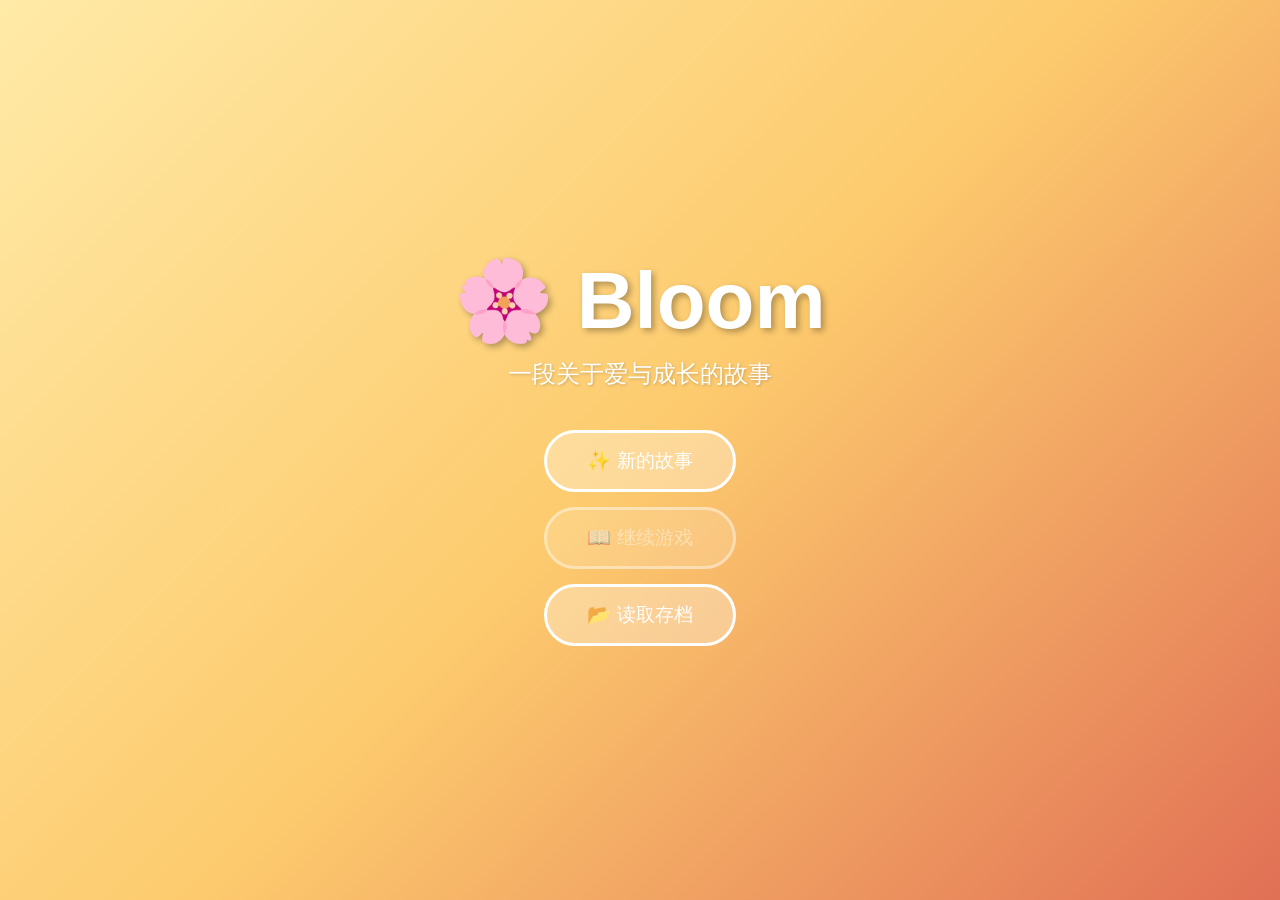
<file: bloom-single-file.html>
<!DOCTYPE html>
<html lang="zh-CN">
<head>
    <meta charset="UTF-8">
    <meta name="viewport" content="width=device-width, initial-scale=1.0">
    <title>Bloom - 百合恋爱互动游戏</title>
    <style>
/* Bloom - 手绘风格恋爱游戏样式 */
*{margin:0;padding:0;box-sizing:border-box}
body{font-family:'Segoe UI','Microsoft YaHei',sans-serif;background:linear-gradient(135deg,#ffecd2 0%,#fcb69f 100%);min-height:100vh;overflow:hidden}
#game-container{width:100vw;height:100vh;position:relative}
.screen{display:none;width:100%;height:100%;position:absolute;top:0;left:0;flex-direction:column;justify-content:center;align-items:center;padding:20px}
.screen.active{display:flex}
#start-screen{background:linear-gradient(135deg,#ffeaa7 0%,#fdcb6e 50%,#e17055 100%)}
.game-title{font-size:5rem;color:#fff;text-shadow:3px 3px 6px rgba(0,0,0,0.3);margin-bottom:10px;animation:float 3s ease-in-out infinite}
@keyframes float{0%,100%{transform:translateY(0)}50%{transform:translateY(-10px)}}
.subtitle{font-size:1.5rem;color:#fff;margin-bottom:40px;text-shadow:1px 1px 3px rgba(0,0,0,0.2)}
.menu-buttons{display:flex;flex-direction:column;gap:15px}
.menu-btn{padding:15px 40px;font-size:1.2rem;border:3px solid #fff;border-radius:50px;background:rgba(255,255,255,0.3);color:#fff;cursor:pointer;transition:all 0.3s;font-family:inherit;backdrop-filter:blur(5px)}
.menu-btn:hover:not(:disabled){background:rgba(255,255,255,0.5);transform:scale(1.05)}
.menu-btn:disabled{opacity:0.5;cursor:not-allowed}
#create-screen{background:linear-gradient(135deg,#a8edea 0%,#fed6e3 100%)}
#create-screen h2{font-size:2.5rem;color:#2d3436;margin-bottom:30px}
.form-group{margin-bottom:20px;width:100%;max-width:400px}
.form-group label{display:block;font-size:1.1rem;color:#2d3436;margin-bottom:8px}
.form-group input{width:100%;padding:12px 20px;font-size:1rem;border:2px solid #ddd;border-radius:25px;background:rgba(255,255,255,0.8);font-family:inherit}
.form-group input:focus{outline:none;border-color:#fd79a8}
.mbti-select{display:flex;gap:10px;margin-top:10px}
.sub-btn{padding:10px 20px;font-size:0.95rem;border:2px solid #2d3436;border-radius:20px;background:#fff;color:#2d3436;cursor:pointer;transition:all 0.3s;font-family:inherit}
.sub-btn:hover{background:#2d3436;color:#fff}
.mbti-result{margin-top:15px;padding:15px;background:rgba(255,255,255,0.6);border-radius:15px;font-size:1.1rem;color:#2d3436}
#mbti-test-screen{background:linear-gradient(135deg,#d299c2 0%,#fef9d7 100%)}
#mbti-test-screen h2{font-size:2rem;color:#2d3436;margin-bottom:20px}
#test-progress{font-size:1.1rem;color:#636e72;margin-bottom:20px}
.question-box{max-width:600px;padding:30px;background:rgba(255,255,255,0.9);border-radius:20px;font-size:1.3rem;color:#2d3436;margin-bottom:30px;text-align:center;line-height:1.6}
.test-options{display:flex;flex-direction:column;gap:15px;max-width:500px}
.test-options button{padding:15px 30px;font-size:1rem;border:2px solid #2d3436;border-radius:25px;background:#fff;color:#2d3436;cursor:pointer;transition:all 0.3s;font-family:inherit}
.test-options button:hover{background:#2d3436;color:#fff}
#game-screen{justify-content:flex-start}
#background{width:100%;height:100%;position:absolute;top:0;left:0;background:linear-gradient(135deg,#74b9ff 0%,#a29bfe 100%);transition:background 0.5s}
#character-sprite{position:absolute;bottom:0;right:10%;width:300px;height:500px;background-size:contain;background-repeat:no-repeat;background-position:bottom}
#ui-overlay{width:100%;height:100%;position:relative;z-index:10}
#top-bar{display:flex;justify-content:space-between;align-items:center;padding:15px 30px;background:rgba(255,255,255,0.8);border-radius:0 0 20px 20px}
#chapter-title{font-size:1.2rem;color:#2d3436;font-weight:bold}
#affection-display{display:flex;gap:10px}
.affection-heart{display:flex;align-items:center;gap:5px;font-size:0.9rem;padding:5px 10px;background:rgba(255,255,255,0.7);border-radius:15px}
#dialogue-box{position:absolute;bottom:80px;left:50%;transform:translateX(-50%);width:80%;max-width:900px;padding:25px 35px;background:rgba(255,255,255,0.95);border-radius:20px;box-shadow:0 10px 30px rgba(0,0,0,0.2)}
#speaker-name{font-size:1.3rem;font-weight:bold;color:#fd79a8;margin-bottom:10px}
#dialogue-text{font-size:1.15rem;color:#2d3436;line-height:1.8;min-height:60px}
#choices-container{display:flex;flex-direction:column;gap:10px;margin-top:20px}
.choice-btn{padding:15px 25px;font-size:1rem;border:2px solid #fd79a8;border-radius:15px;background:#fff;color:#2d3436;cursor:pointer;transition:all 0.3s;font-family:inherit;text-align:left}
.choice-btn:hover{background:#fd79a8;color:#fff}
#save-load-bar{position:absolute;bottom:20px;left:50%;transform:translateX(-50%);display:flex;gap:10px}
.small-btn{padding:8px 20px;font-size:0.9rem;border:2px solid #2d3436;border-radius:20px;background:rgba(255,255,255,0.9);color:#2d3436;cursor:pointer;transition:all 0.3s;font-family:inherit}
.small-btn:hover{background:#2d3436;color:#fff}
#save-screen{background:linear-gradient(135deg,#74b9ff 0%,#a29bfe 100%)}
#save-screen h2{font-size:2rem;color:#fff;margin-bottom:30px}
#save-slots{display:grid;grid-template-columns:repeat(3,1fr);gap:20px;margin-bottom:30px}
.save-slot{width:280px;padding:20px;background:rgba(255,255,255,0.9);border-radius:15px;cursor:pointer;transition:all 0.3s;border:3px solid transparent}
.save-slot:hover{transform:scale(1.05);border-color:#fd79a8}
.save-slot.empty{opacity:0.7}
.save-slot .slot-title{font-size:1.1rem;color:#2d3436;margin-bottom:10px}
.save-slot .slot-info{font-size:0.9rem;color:#636e72}
#ending-screen{background:linear-gradient(135deg,#fd79a8 0%,#e84393 100%)}
#ending-screen h1{font-size:3rem;color:#fff;margin-bottom:30px;text-shadow:2px 2px 4px rgba(0,0,0,0.3)}
#ending-image{width:300px;height:400px;background:rgba(255,255,255,0.3);border-radius:20px;margin-bottom:30px}
#ending-text{font-size:1.2rem;color:#fff;max-width:600px;text-align:center;line-height:1.8;margin-bottom:40px}
@media(max-width:768px){.game-title{font-size:3rem}#save-slots{grid-template-columns:1fr}.save-slot{width:100%}#dialogue-box{width:90%;bottom:70px}}
    </style>
</head>
<body>
    <div id="game-container">
        <div id="start-screen" class="screen active">
            <h1 class="game-title">🌸 Bloom</h1>
            <p class="subtitle">一段关于爱与成长的故事</p>
            <div class="menu-buttons">
                <button id="btn-new-game" class="menu-btn">✨ 新的故事</button>
                <button id="btn-continue" class="menu-btn" disabled>📖 继续游戏</button>
                <button id="btn-load" class="menu-btn">📂 读取存档</button>
            </div>
        </div>
        <div id="create-screen" class="screen">
            <h2>创建你的角色</h2>
            <div class="form-group">
                <label>你的名字：</label>
                <input type="text" id="player-name" placeholder="请输入名字" maxlength="10">
            </div>
            <div class="form-group">
                <label>年龄：</label>
                <input type="number" id="player-age" placeholder="20-40" min="20" max="40">
            </div>
            <div class="form-group">
                <label>职业：</label>
                <input type="text" id="player-job" placeholder="例如：设计师、程序员、作家..." maxlength="20">
            </div>
            <div class="form-group">
                <label>MBTI 人格：</label>
                <div class="mbti-select">
                    <button id="btn-mbti-direct" class="sub-btn">直接选择</button>
                    <button id="btn-mbti-test" class="sub-btn">10 题测试</button>
                </div>
                <div id="mbti-result" class="mbti-result"></div>
            </div>
            <button id="btn-start-game" class="menu-btn" disabled>开始故事</button>
        </div>
        <div id="mbti-test-screen" class="screen">
            <h2>MBTI 人格测试</h2>
            <div id="test-progress">问题 <span id="current-q">1</span> / 10</div>
            <div id="test-question" class="question-box"></div>
            <div id="test-options" class="test-options"></div>
        </div>
        <div id="game-screen" class="screen">
            <div id="background"></div>
            <div id="character-sprite"></div>
            <div id="ui-overlay">
                <div id="top-bar">
                    <span id="chapter-title">第 1 章</span>
                    <div id="affection-display"></div>
                </div>
                <div id="dialogue-box">
                    <div id="speaker-name"></div>
                    <div id="dialogue-text"></div>
                    <div id="choices-container"></div>
                </div>
                <div id="save-load-bar">
                    <button id="btn-save" class="small-btn">💾 保存</button>
                    <button id="btn-load-ingame" class="small-btn">📂 读取</button>
                    <button id="btn-title" class="small-btn">🏠 标题</button>
                </div>
            </div>
        </div>
        <div id="save-screen" class="screen">
            <h2>存档槽位</h2>
            <div id="save-slots"></div>
            <button id="btn-back-save" class="menu-btn">返回</button>
        </div>
        <div id="ending-screen" class="screen">
            <h1 id="ending-title"></h1>
            <div id="ending-image"></div>
            <p id="ending-text"></p>
            <button id="btn-back-title" class="menu-btn">返回标题</button>
        </div>
    </div>
    <audio id="bgm" loop></audio>
    <script>
const CHARACTERS={player:{name:'',age:0,job:'',mbti:''},linwanqing:{id:'linwanqing',name:'林婉清',age:32,height:178,mbti:'ENTJ',job:'林氏集团总裁',description:'多金长发御姐，斯文败类气质',keywords:['强势','掌控欲','外冷内热'],color:'#8e44ad',affection:0,maxAffection:100,sprite:'assets/characters/linwanqing.png'},xiayang:{id:'xiayang',name:'夏阳',age:24,height:175,mbti:'ENTP',job:'清华大学研二学生',description:'阳光爱运动的校园学霸妹',keywords:['活泼','聪明','直球'],color:'#e67e22',affection:0,maxAffection:100,sprite:'assets/characters/xiayang.png'},sujingyi:{id:'sujingyi',name:'苏静怡',age:28,height:168,mbti:'ISTJ',job:'医院主治医师',description:'哈佛医学博士，气质美女医生',keywords:['温柔','专业','慢热'],color:'#3498db',affection:0,maxAffection:100,sprite:'assets/characters/sujingyi.png'},wenya:{id:'wenya',name:'温雅',age:26,height:172,mbti:'INFP',job:'中学美术老师',description:'温柔长卷发邻居姐姐',keywords:['文艺','敏感','治愈'],color:'#fd79a8',affection:0,maxAffection:100,sprite:'assets/characters/wenya.png'},luxiao:{id:'luxiao',name:'陆潇',age:29,height:177,mbti:'ENFJ',job:'法餐主理人',description:'短发盐系，雌雄莫辨',keywords:['成熟','体贴','神秘'],color:'#2d3436',affection:0,maxAffection:100,sprite:'assets/characters/luxiao.png'}};
const MBTI_COMPATIBILITY={'ENTJ':{best:['INTP','ENFP'],worst:['ESFJ','ISFP']},'ENTP':{best:['INFJ','INTJ'],worst:['ESFJ','ISTJ']},'ISTJ':{best:['ESFP','ESTP'],worst:['ENTP','ENFP']},'INFP':{best:['ENFJ','ENTJ'],worst:['ESTJ','ISTJ']},'ENFJ':{best:['INFP','ISFP'],worst:['ISTP','ESTP']}};
function resetCharacterAffection(){Object.keys(CHARACTERS).forEach(key=>{if(key!=='player'){CHARACTERS[key].affection=0}})}
function getCharacter(id){return CHARACTERS[id]}
function getAllCharacters(){return Object.keys(CHARACTERS).filter(key=>key!=='player').map(key=>CHARACTERS[key])}
function changeAffection(characterId,amount){if(CHARACTERS[characterId]){CHARACTERS[characterId].affection+=amount;CHARACTERS[characterId].affection=Math.max(0,Math.min(100,CHARACTERS[characterId].affection));return CHARACTERS[characterId].affection}return 0}
function getAffection(characterId){return CHARACTERS[characterId]?CHARACTERS[characterId].affection:0}
function getAffectionLevel(affection){if(affection>=80)return'love';if(affection>=60)return'like';if(affection>=40)return'friend';if(affection>=20)return'acquaint';return'stranger'}

const MBTI_QUESTIONS=[{text:"在社交聚会上，你通常会？",options:[{text:"主动认识很多人，享受热闹",type:'E'},{text:"和熟悉的人聊天，或在一旁观察",type:'I'}]},{text:"做决定时，你更倾向于？",options:[{text:"相信直觉和灵感",type:'N'},{text:"依据事实和经验",type:'S'}]},{text:"面对问题时，你习惯？",options:[{text:"先分析逻辑，再下结论",type:'T'},{text:"先考虑感受，再决定",type:'F'}]},{text:"你的生活方式更接近？",options:[{text:"有计划有条理，喜欢确定性",type:'J'},{text:"灵活随性，保持开放性",type:'P'}]},{text:"周末你更愿意？",options:[{text:"和朋友出去玩或参加活动",type:'E'},{text:"宅在家里做自己喜欢的事",type:'I'}]},{text:"学习新东西时，你更关注？",options:[{text:"整体概念和可能性",type:'N'},{text:"具体细节和实际应用",type:'S'}]},{text:"朋友向你倾诉烦恼，你会？",options:[{text:"帮 ta 分析问题，给出建议",type:'T'},{text:"先安慰 ta，理解 ta 的感受",type:'F'}]},{text:"旅行前你会？",options:[{text:"做好详细攻略和计划",type:'J'},{text:"只定大致方向，随遇而安",type:'P'}]},{text:"工作中你更喜欢？",options:[{text:"团队合作，集思广益",type:'E'},{text:"独立工作，深度专注",type:'I'}]},{text:"你更欣赏哪种人？",options:[{text:"有创意、想法独特的人",type:'N'},{text:"踏实可靠、执行力强的人",type:'S'}]}];
const MBTI_TYPES=['INTJ','INTP','ENTJ','ENTP','INFJ','INFP','ENFJ','ENFP','ISTJ','ISFJ','ESTJ','ESFJ','ISTP','ISFP','ESTP','ESFP'];
class MBTITest{constructor(){this.currentQuestion=0;this.scores={E:0,I:0,N:0,S:0,T:0,F:0,J:0,P:0};this.onComplete=null}start(onComplete){this.currentQuestion=0;this.scores={E:0,I:0,N:0,S:0,T:0,F:0,J:0,P:0};this.onComplete=onComplete;this.showQuestion()}showQuestion(){const q=MBTI_QUESTIONS[this.currentQuestion];const questionEl=document.getElementById('test-question');const optionsEl=document.getElementById('test-options');const progressEl=document.getElementById('current-q');progressEl.textContent=this.currentQuestion+1;questionEl.textContent=q.text;optionsEl.innerHTML='';q.options.forEach(opt=>{const btn=document.createElement('button');btn.textContent=opt.text;btn.onclick=()=>this.answer(opt.type);optionsEl.appendChild(btn)})}answer(type){this.scores[type]++;this.currentQuestion++;if(this.currentQuestion>=MBTI_QUESTIONS.length){this.calculateResult()}else{this.showQuestion()}}calculateResult(){const result=[this.scores.E>=this.scores.I?'E':'I',this.scores.N>=this.scores.S?'N':'S',this.scores.T>=this.scores.F?'T':'F',this.scores.J>=this.scores.P?'J':'P'].join('');if(this.onComplete){this.onComplete(result)}return result}setDirect(type){if(MBTI_TYPES.includes(type)){if(this.onComplete){this.onComplete(type)}return type}return null}}
const MBTI_DESCRIPTIONS={'INTJ':'建筑师 - 富有想象力和战略性的思想家','INTP':'逻辑学家 - 具有创造力的发明家','ENTJ':'指挥官 - 大胆、富有想象力的强大领导者','ENTP':'辩论家 - 聪明好奇的思想者','INFJ':'提倡者 - 安静而神秘的理想主义者','INFP':'调停者 - 诗意、善良的利他主义者','ENFJ':'主人公 - 富有魅力、鼓舞人心的领导者','ENFP':'竞选者 - 热情、有创造力的社交者','ISTJ':'物流师 - 实用、注重事实的可靠者','ISFJ':'守卫者 - 非常专注而温暖的守护者','ESTJ':'总经理 - 出色的管理者','ESFJ':'执政官 - 极有同情心、受欢迎的人','ISTP':'鉴赏家 - 大胆而实际的实验家','ISFP':'探险家 - 灵活有魅力的艺术家','ESTP':'企业家 - 聪明、精力充沛的人','ESFP':'表演者 - 自发的、充满活力的表演者'};
function getMBTIDescription(type){return MBTI_DESCRIPTIONS[type]||''}

const SAVE_VERSION='1.0';const MAX_SAVE_SLOTS=6;
class SaveSystem{constructor(){this.storageKey='bloom_love_saves';this.saves=this.loadSaves()}loadSaves(){try{const data=localStorage.getItem(this.storageKey);return data?JSON.parse(data):[]}catch(e){console.error('加载存档失败:',e);return[]}}save(slotIndex,gameState){if(slotIndex<0||slotIndex>=MAX_SAVE_SLOTS){return false}const saveData={version:SAVE_VERSION,timestamp:Date.now(),chapter:gameState.currentChapter,playerName:gameState.player.name,playerMbti:gameState.player.mbti,storyProgress:gameState.currentStoryId,characters:{}};Object.keys(CHARACTERS).forEach(key=>{if(key!=='player'){saveData.characters[key]={affection:CHARACTERS[key].affection,met:gameState.metCharacters?.includes(key)||false}}});this.saves[slotIndex]=saveData;this.persist();return true}load(slotIndex){if(slotIndex<0||slotIndex>=MAX_SAVE_SLOTS){return null}const saveData=this.saves[slotIndex];if(!saveData){return null}resetCharacterAffection();Object.keys(saveData.characters).forEach(key=>{if(CHARACTERS[key]){CHARACTERS[key].affection=saveData.characters[key].affection||0}});return{currentChapter:saveData.chapter,currentStoryId:saveData.storyProgress,player:{name:saveData.playerName,mbti:saveData.playerMbti},metCharacters:Object.keys(saveData.characters).filter(key=>saveData.characters[key].met)}}getSaveInfo(slotIndex){if(slotIndex<0||slotIndex>=MAX_SAVE_SLOTS){return null}const saveData=this.saves[slotIndex];if(!saveData){return null}return{exists:true,timestamp:saveData.timestamp,chapter:saveData.chapter,playerName:saveData.playerName,playerMbti:saveData.playerMbti,formattedTime:this.formatTime(saveData.timestamp)}}hasSaves(){return this.saves.some(save=>save!==null&&save!==undefined)}delete(slotIndex){if(slotIndex>=0&&slotIndex<MAX_SAVE_SLOTS){this.saves[slotIndex]=null;this.persist();return true}return false}persist(){try{localStorage.setItem(this.storageKey,JSON.stringify(this.saves))}catch(e){console.error('保存存档失败:',e)}}formatTime(timestamp){const date=new Date(timestamp);const now=new Date();const diff=now-date;if(diff<24*60*60*1000&&date.getDate()===now.getDate()){return`今天 ${date.getHours().toString().padStart(2,'0')}:${date.getMinutes().toString().padStart(2,'0')}`}if(diff<48*60*60*1000){return`昨天 ${date.getHours().toString().padStart(2,'0')}:${date.getMinutes().toString().padStart(2,'0')}`}return`${date.getMonth()+1}/${date.getDate()} ${date.getHours().toString().padStart(2,'0')}:${date.getMinutes().toString().padStart(2,'0')}`}getAllSlots(){const slots=[];for(let i=0;i<MAX_SAVE_SLOTS;i++){slots.push({index:i,info:this.getSaveInfo(i)})}return slots}}
const saveSystem=new SaveSystem();
class GameState{constructor(){this.player={...CHARACTERS.player};this.currentChapter=1;this.currentStoryId='start';this.metCharacters=[];this.flags={};this.history=[]}reset(){this.player={...CHARACTERS.player};this.currentChapter=1;this.currentStoryId='start';this.metCharacters=[];this.flags={};this.history=[];resetCharacterAffection()}setPlayer(name,age,job,mbti){this.player.name=name;this.player.age=age;this.player.job=job;this.player.mbti=mbti}markMet(characterId){if(!this.metCharacters.includes(characterId)){this.metCharacters.push(characterId)}}setFlag(flagName,value){this.flags[flagName]=value}getFlag(flagName,defaultValue=false){return this.flags[flagName]!==undefined?this.flags[flagName]:defaultValue}addToHistory(speaker,text){this.history.push({speaker,text,timestamp:Date.now()})}export(){return{player:this.player,currentChapter:this.currentChapter,currentStoryId:this.currentStoryId,metCharacters:this.metCharacters,flags:this.flags}}import(state){this.player={...this.player,...state.player};this.currentChapter=state.currentChapter;this.currentStoryId=state.currentStoryId;this.metCharacters=state.metCharacters||[];this.flags=state.flags||{}}}
const gameState=new GameState();

const STORIES={'start':{id:'start',chapter:1,title:'新的开始',bg:'linear-gradient(135deg,#74b9ff 0%,#a29bfe 100%)',speaker:'',text:'这是一个全新的开始。\n\n你拖着行李箱，站在陌生的城市街头，深吸了一口气。\n\n为了追求更好的职业发展，你决定离开熟悉的地方，来到这座充满机遇的城市。\n\n新的环境，新的人，新的故事……即将展开。',sprite:null,choices:[{text:'鼓起勇气，向前走去',next:'apartment_intro'}]},'apartment_intro':{id:'apartment_intro',chapter:1,title:'新居',bg:'linear-gradient(135deg,#fdcb6e 0%,#e17055 100%)',speaker:'',text:'你来到了租住的公寓楼下。这是一栋有些年头的建筑，但外墙爬满了绿植，看起来很有生活气息。\n\n房东说这栋楼里住着各行各业的人，都很友善。',sprite:null,choices:[{text:'进入大楼',next:'meet_wenya'}]},'meet_wenya':{id:'meet_wenya',chapter:1,title:'邻居姐姐',bg:'linear-gradient(135deg,#fd79a8 0%,#e84393 100%)',speaker:'？？？',text:'「哎呀，你是新搬来的邻居吗？」\n\n一个温柔的声音从身后传来。你转身，看到一位长发披肩的女子，手里拿着画板和颜料。',sprite:'wenya',choices:[{text:'「是的，请多关照！」微笑着打招呼',next:'wenya_intro_friendly',affection:{wenya:5}},{text:'「嗯。」点点头，有些拘谨',next:'wenya_intro_shy',affection:{wenya:2}},{text:'「对，刚搬来。你是？」好奇地问',next:'wenya_intro_curious',affection:{wenya:3}}]},'wenya_intro_friendly':{id:'wenya_intro_friendly',chapter:1,bg:'linear-gradient(135deg,#fd79a8 0%,#e84393 100%)',speaker:'温雅',text:'「我叫温雅，住在你对门。」她温柔地笑着，「是附近中学的美术老师。」\n\n「欢迎搬来这里！有什么需要帮忙的，随时敲我的门哦。」',sprite:'wenya',choices:[{text:'「太好了，谢谢温雅姐！」',next:'explore_city',affection:{wenya:3}}]},'wenya_intro_shy':{id:'wenya_intro_shy',chapter:1,bg:'linear-gradient(135deg,#fd79a8 0%,#e84393 100%)',speaker:'温雅',text:'「我叫温雅，住在你对门。」她温和地笑着，似乎看出了你的拘谨。\n\n「不用紧张，这栋楼的大家都很好相处的。我是中学美术老师，平时都在家画画。」',sprite:'wenya',choices:[{text:'「谢谢……我会记住的。」',next:'explore_city',affection:{wenya:2}}]},'wenya_intro_curious':{id:'wenya_intro_curious',chapter:1,bg:'linear-gradient(135deg,#fd79a8 0%,#e84393 100%)',speaker:'温雅',text:'「我叫温雅，住在你对门。」她的笑容很温暖，「是附近中学的美术老师。」\n\n「看你对这里很好奇的样子，要我带你熟悉一下周边环境吗？」',sprite:'wenya',choices:[{text:'「真的可以吗？那太感谢了！」',next:'explore_city',affection:{wenya:5}}]},'explore_city':{id:'explore_city',chapter:1,title:'城市初探',bg:'linear-gradient(135deg,#55efc4 0%,#81ecec 100%)',speaker:'',text:'安顿好之后，你决定出去探索一下这座新城市。\n\n阳光明媚，街道两旁是各式各样的小店。你漫无目的地走着，期待着会有什么有趣的相遇。',sprite:null,choices:[{text:'去咖啡馆坐坐',next:'meet_luxiao'},{text:'去公园散步',next:'meet_xiayang'},{text:'随便逛逛',next:'meet_sujingyi'}]},'meet_luxiao':{id:'meet_luxiao',chapter:1,title:'咖啡馆的邂逅',bg:'linear-gradient(135deg,#6c5ce7 0%,#a29bfe 100%)',speaker:'',text:'你走进一家装修精致的咖啡馆，空气中弥漫着咖啡和烘焙的香气。\n\n吧台后站着一位短发的女子，正在专注地制作咖啡。她的动作优雅流畅，像是在进行一场表演。',sprite:'luxiao',choices:[{text:'「请给我一杯拿铁。」',next:'luxiao_intro_normal',affection:{luxiao:2}},{text:'「这里的咖啡很香，是你做的吗？」',next:'luxiao_intro_curious',affection:{luxiao:5}},{text:'安静地点单，观察周围',next:'luxiao_intro_quiet',affection:{luxiao:3}}]},'luxiao_intro_normal':{id:'luxiao_intro_normal',chapter:1,bg:'linear-gradient(135deg,#6c5ce7 0%,#a29bfe 100%)',speaker:'陆潇',text:'「好的，请稍等。」\n\n她的声音低沉而有磁性。很快，一杯拉花精美的拿铁放在你面前。\n\n「我是陆潇，这家店的主理人。欢迎常来。」她淡淡地笑了笑。',sprite:'luxiao',choices:[{text:'「谢谢，咖啡很好喝。」',next:'chapter1_end',affection:{luxiao:2}}]},'luxiao_intro_curious':{id:'luxiao_intro_curious',chapter:1,bg:'linear-gradient(135deg,#6c5ce7 0%,#a29bfe 100%)',speaker:'陆潇',text:'她的眼睛亮了一下：「是的，这家店是我开的。」\n\n「之前在欧洲学过法餐和咖啡，回国后就想做一家自己理想中的咖啡馆。」\n\n她递给你一杯咖啡：「这杯请你尝尝，给我点反馈？」',sprite:'luxiao',choices:[{text:'「太荣幸了！我会认真品尝的。」',next:'chapter1_end',affection:{luxiao:5}}]},'luxiao_intro_quiet':{id:'luxiao_intro_quiet',chapter:1,bg:'linear-gradient(135deg,#6c5ce7 0%,#a29bfe 100%)',speaker:'陆潇',text:'你安静地等着，她似乎注意到了你的观察。\n\n「喜欢这里的氛围吗？」她一边制作咖啡一边问，声音温和。\n\n「我是陆潇，这家店的主理人。看你的样子，应该是新搬来这附近的吧？」',sprite:'luxiao',choices:[{text:'「嗯，刚搬来。这里很舒服。」',next:'chapter1_end',affection:{luxiao:3}}]},'meet_xiayang':{id:'meet_xiayang',chapter:1,title:'公园的偶遇',bg:'linear-gradient(135deg,#00b894 0%,#55efc4 100%)',speaker:'',text:'公园里，一个穿着运动装的女生正在跑步。她看到你，停下脚步，露出灿烂的笑容。',sprite:'xiayang',choices:[{text:'「你好！」挥手打招呼',next:'xiayang_intro_friendly',affection:{xiayang:5}},{text:'微笑点头，继续走',next:'xiayang_intro_polite',affection:{xiayang:2}},{text:'「你也经常来这里运动吗？」',next:'xiayang_intro_sport',affection:{xiayang:4}}]},'xiayang_intro_friendly':{id:'xiayang_intro_friendly',chapter:1,bg:'linear-gradient(135deg,#00b894 0%,#55efc4 100%)',speaker:'夏阳',text:'「你好呀！我是夏阳，在清华读研二。」她擦擦汗，「你是新面孔诶，刚搬来这附近吗？」\n\n她的笑容像阳光一样灿烂，让人忍不住也想笑起来。',sprite:'xiayang',choices:[{text:'「对，刚搬来。请多关照！」',next:'chapter1_end',affection:{xiayang:3}}]},'xiayang_intro_polite':{id:'xiayang_intro_polite',chapter:1,bg:'linear-gradient(135deg,#00b894 0%,#55efc4 100%)',speaker:'夏阳',text:'她主动跑过来：「你好！我是夏阳，经常在这个公园跑步。」\n\n「你是新搬来的吧？这附近我熟，有什么想知道的可以问我！」',sprite:'xiayang',choices:[{text:'「谢谢，有需要一定问你。」',next:'chapter1_end',affection:{xiayang:2}}]},'xiayang_intro_sport':{id:'xiayang_intro_sport',chapter:1,bg:'linear-gradient(135deg,#00b894 0%,#55efc4 100%)',speaker:'夏阳',text:'「对啊！我每天都要跑几圈。」她眼睛一亮，「你也喜欢运动吗？」\n\n「我是夏阳，在清华读研。学累了就来跑步，特别解压！」',sprite:'xiayang',choices:[{text:'「我也喜欢运动，有机会一起？」',next:'chapter1_end',affection:{xiayang:5}},{text:'「我运动细胞不太好……」',next:'chapter1_end',affection:{xiayang:1}}]},'meet_sujingyi':{id:'meet_sujingyi',chapter:1,title:'意外的相遇',bg:'linear-gradient(135deg,#0984e3 0%,#74b9ff 100%)',speaker:'',text:'走着走着，你不小心撞到了一个人。文件散落一地。\n\n「抱歉抱歉！」你连忙蹲下帮忙捡。',sprite:'sujingyi',choices:[{text:'「真的对不起，我没注意看路。」',next:'sujingyi_intro_apologetic',affection:{sujingyi:5}},{text:'「你没事吧？有没有受伤？」',next:'sujingyi_intro_concerned',affection:{sujingyi:4}},{text:'默默帮忙捡文件',next:'sujingyi_intro_quiet',affection:{sujingyi:3}}]},'sujingyi_intro_apologetic':{id:'sujingyi_intro_apologetic',chapter:1,bg:'linear-gradient(135deg,#0984e3 0%,#74b9ff 100%)',speaker:'苏静怡',text:'「没关系，是我走得太急了。」她的声音温柔而有礼貌。\n\n她接过文件：「我是苏静怡，在市医院工作。刚下班，想着买点东西回家。」\n\n「你没事吧？刚才撞得挺重的。」她关切地看着你。',sprite:'sujingyi',choices:[{text:'「我没事，谢谢你关心。」',next:'chapter1_end',affection:{sujingyi:3}}]},'sujingyi_intro_concerned':{id:'sujingyi_intro_concerned',chapter:1,bg:'linear-gradient(135deg,#0984e3 0%,#74b9ff 100%)',speaker:'苏静怡',text:'她愣了一下，随即露出温和的笑容：「我没事，倒是你，没受伤吧？」\n\n「我是医生，让我看看。」她仔细检查了一下你的手，「还好，没有擦伤。」\n\n「我叫苏静怡，在市医院工作。」',sprite:'sujingyi',choices:[{text:'「你是医生啊，好厉害！」',next:'chapter1_end',affection:{sujingyi:4}}]},'sujingyi_intro_quiet':{id:'sujingyi_intro_quiet',chapter:1,bg:'linear-gradient(135deg,#0984e3 0%,#74b9ff 100%)',speaker:'苏静怡',text:'你们一起把文件捡起来。她整理好后，温和地说：「谢谢你的帮忙。」\n\n「我是苏静怡，在市医院工作。刚才在想事情，没注意看路。」\n\n「你是这附近的新住户吗？之前没见过你。」',sprite:'sujingyi',choices:[{text:'「嗯，刚搬来。请多关照。」',next:'chapter1_end',affection:{sujingyi:2}}]},'chapter1_end':{id:'chapter1_end',chapter:1,title:'第一章 完',bg:'linear-gradient(135deg,#fd79a8 0%,#e84393 100%)',speaker:'',text:'第一天就这样过去了。\n\n你遇到了几位有趣的邻居和朋友。这座城市，似乎没有想象中那么陌生。\n\n新的故事，才刚刚开始……',sprite:null,choices:[{text:'【进入第二章】',next:'chapter2_start'}]},'chapter2_start':{id:'chapter2_start',chapter:2,title:'第二章 加深了解',bg:'linear-gradient(135deg,#a29bfe 0%,#6c5ce7 100%)',speaker:'',text:'【第二章 开发中……】\n\n感谢试玩！目前剧情正在持续创作中。\n\n你可以：\n- 读取之前的存档继续探索\n- 重新开始，体验不同的选择\n- 期待后续更新！',sprite:null,choices:[{text:'【返回标题】',next:'title'}]},'title':{id:'title',chapter:0,title:'',bg:'',speaker:'',text:'',sprite:null,choices:[]}};
const ENDINGS={'linwanqing_he':{title:'【林婉清】Happy Ending - 携手同行',text:'在经历了种种波折后，你们终于走到了一起。她依然是那个强势的总裁，但在你面前，她会卸下所有防备，展现最柔软的一面。'},'linwanqing_be':{title:'【林婉清】Bad Ending - 错过的缘分',text:'或许时机不对，或许彼此还不够成熟。你们最终擦肩而过，但那段时光，依然值得铭记。'}};
function getStory(storyId){return STORIES[storyId]||null}
function hasStory(storyId){return STORIES.hasOwnProperty(storyId)}

class GameEngine{constructor(){this.currentStory=null;this.isTyping=false;this.typingTimer=null;this.fullText='';this.displayedText='';this.init()}init(){this.bindEvents();this.checkSaves();this.showScreen('start-screen')}bindEvents(){document.getElementById('btn-new-game').onclick=()=>this.startNewGame();document.getElementById('btn-continue').onclick=()=>this.continueGame();document.getElementById('btn-load').onclick=()=>this.showSaveScreen('load');document.getElementById('btn-mbti-direct').onclick=()=>this.showMBTIDirect();document.getElementById('btn-mbti-test').onclick=()=>this.startMBTITest();document.getElementById('btn-start-game').onclick=()=>this.createCharacter();this.mbtiTest=new MBTITest();document.getElementById('btn-save').onclick=()=>this.showSaveScreen('save');document.getElementById('btn-load-ingame').onclick=()=>this.showSaveScreen('load');document.getElementById('btn-title').onclick=()=>this.showTitle();document.getElementById('btn-back-save').onclick=()=>this.showScreen('game-screen');document.getElementById('btn-back-title').onclick=()=>this.showTitle();document.getElementById('dialogue-box').onclick=(e)=>{if(e.target.id!=='choices-container'&&!e.target.classList.contains('choice-btn')){this.completeTyping()}}}checkSaves(){const continueBtn=document.getElementById('btn-continue');continueBtn.disabled=!saveSystem.hasSaves()}showScreen(screenId){document.querySelectorAll('.screen').forEach(s=>s.classList.remove('active'));document.getElementById(screenId).classList.add('active')}startNewGame(){gameState.reset();this.showScreen('create-screen');this.checkCreateComplete()}continueGame(){const slots=saveSystem.getAllSlots();const latestSlot=slots.filter(s=>s.info).sort((a,b)=>b.info.timestamp-a.info.timestamp)[0];if(latestSlot){this.loadGame(latestSlot.index)}}showMBTIDirect(){const mbtiTypes=['INTJ','INTP','ENTJ','ENTP','INFJ','INFP','ENFJ','ENFP','ISTJ','ISFJ','ESTJ','ESFJ','ISTP','ISFP','ESTP','ESFP'];const resultEl=document.getElementById('mbti-result');resultEl.innerHTML=`<div style="display:grid;grid-template-columns:repeat(4,1fr);gap:8px;margin-top:10px;">${mbtiTypes.map(type=>`<button class="sub-btn" onclick="game.selectMBTI('${type}')">${type}</button>`).join('')}</div>`}selectMBTI(type){gameState.player.mbti=type;document.getElementById('mbti-result').innerHTML=`<div style="color:#fd79a8;font-weight:bold;">已选择：${type} - ${getMBTIDescription(type)}</div>`;this.checkCreateComplete()}startMBTITest(){this.showScreen('mbti-test-screen');this.mbtiTest.start((result)=>{gameState.player.mbti=result;document.getElementById('mbti-result').innerHTML=`<div style="color:#fd79a8;font-weight:bold;">测试结果：${result} - ${getMBTIDescription(result)}</div>`;this.showScreen('create-screen');this.checkCreateComplete()})}checkCreateComplete(){const name=document.getElementById('player-name').value.trim();const age=document.getElementById('player-age').value;const job=document.getElementById('player-job').value.trim();const mbti=gameState.player.mbti;const startBtn=document.getElementById('btn-start-game');startBtn.disabled=!(name&&age&&job&&mbti)}setupCreateListeners(){['player-name','player-age','player-job'].forEach(id=>{document.getElementById(id).addEventListener('input',()=>{this.checkCreateComplete()})})}createCharacter(){const name=document.getElementById('player-name').value.trim();const age=parseInt(document.getElementById('player-age').value);const job=document.getElementById('player-job').value.trim();const mbti=gameState.player.mbti;gameState.setPlayer(name,age,job,mbti);this.startStory('start')}startStory(storyId){const story=getStory(storyId);if(!story){console.error('剧情不存在:',storyId);return}this.currentStory=story;gameState.currentStoryId=storyId;gameState.currentChapter=story.chapter;this.showScreen('game-screen');this.renderStory(story)}renderStory(story){const bg=document.getElementById('background');if(story.bg){bg.style.background=story.bg}const sprite=document.getElementById('character-sprite');if(story.sprite&&CHARACTERS[story.sprite]){sprite.style.background=`linear-gradient(180deg,${CHARACTERS[story.sprite].color} 0%, transparent 100%)`;sprite.style.display='block'}else{sprite.style.display='none'}document.getElementById('chapter-title').textContent=story.chapter>0?`第${story.chapter}章 ${story.title||''}`:story.title||'';this.updateAffectionDisplay();const speakerEl=document.getElementById('speaker-name');const textEl=document.getElementById('dialogue-text');if(story.speaker){speakerEl.textContent=story.speaker;speakerEl.style.display='block'}else{speakerEl.style.display='none'}this.fullText=story.text;this.displayedText='';this.isTyping=true;textEl.textContent='';this.typeText(story.text,textEl);this.renderChoices(story.choices)}typeText(text,element){if(!this.isTyping)return;const chars=text.split('');let index=0;const type=()=>{if(index<chars.length&&this.isTyping){this.displayedText+=chars[index];element.textContent=this.displayedText;index++;this.typingTimer=setTimeout(type,30)}else{this.isTyping=false}};type()}completeTyping(){if(this.isTyping){this.isTyping=false;clearTimeout(this.typingTimer);document.getElementById('dialogue-text').textContent=this.fullText}}renderChoices(choices){const container=document.getElementById('choices-container');container.innerHTML='';if(!choices||choices.length===0){return}choices.forEach(choice=>{const btn=document.createElement('button');btn.className='choice-btn';btn.textContent=choice.text;btn.onclick=(e)=>{e.stopPropagation();this.makeChoice(choice)};container.appendChild(btn)})}makeChoice(choice){if(choice.affection){Object.keys(choice.affection).forEach(charId=>{changeAffection(charId,choice.affection[charId])});this.updateAffectionDisplay()}if(choice.affection){Object.keys(choice.affection).forEach(charId=>{gameState.markMet(charId)})}if(choice.next){this.startStory(choice.next)}}updateAffectionDisplay(){const container=document.getElementById('affection-display');container.innerHTML='';getAllCharacters().forEach(char=>{if(gameState.metCharacters.includes(char.id)||char.affection>0){const heart=document.createElement('div');heart.className='affection-heart';heart.innerHTML=`<span style="color:${char.color}">❤️</span><span>${char.name.split('')[0]}</span><span>${'★'.repeat(Math.floor(char.affection/20))}${'☆'.repeat(5-Math.floor(char.affection/20))}</span>`;container.appendChild(heart)}})}showSaveScreen(mode){this.saveMode=mode;this.showScreen('save-screen');this.renderSaveSlots()}renderSaveSlots(){const container=document.getElementById('save-slots');const slots=saveSystem.getAllSlots();container.innerHTML=slots.map(slot=>{if(slot.info){return`<div class="save-slot" onclick="game.handleSaveSlotClick(${slot.index})"><div class="slot-title">💾 存档 ${slot.index+1}</div><div class="slot-info">${slot.info.formattedTime}</div><div class="slot-info">第${slot.info.chapter}章</div><div class="slot-info">${slot.info.playerName} (${slot.info.playerMbti})</div></div>`}else{return`<div class="save-slot empty" onclick="game.handleSaveSlotClick(${slot.index})"><div class="slot-title">📭 空槽位 ${slot.index+1}</div><div class="slot-info">点击${this.saveMode==='save'?'保存':'读取'}</div></div>`}}).join('');document.querySelector('#save-screen h2').textContent=this.saveMode==='save'?'💾 保存进度':'📂 读取存档'}handleSaveSlotClick(slotIndex){if(this.saveMode==='save'){saveSystem.save(slotIndex,gameState.export());alert('存档成功！');this.showScreen('game-screen')}else{const success=this.loadGame(slotIndex);if(success){this.showScreen('game-screen')}else{alert('该槽位没有存档')}}}loadGame(slotIndex){const state=saveSystem.load(slotIndex);if(state){gameState.import(state);this.startStory(state.currentStoryId);this.checkSaves();return true}return false}showTitle(){this.checkSaves();this.showScreen('start-screen')}showEnding(endingId){const ending=ENDINGS[endingId];if(!ending)return;document.getElementById('ending-title').textContent=ending.title;document.getElementById('ending-text').textContent=ending.text;this.showScreen('ending-screen')}}

document.addEventListener('DOMContentLoaded',()=>{window.game=new GameEngine();game.setupCreateListeners()});
    </script>
</body>
</html>
</file>
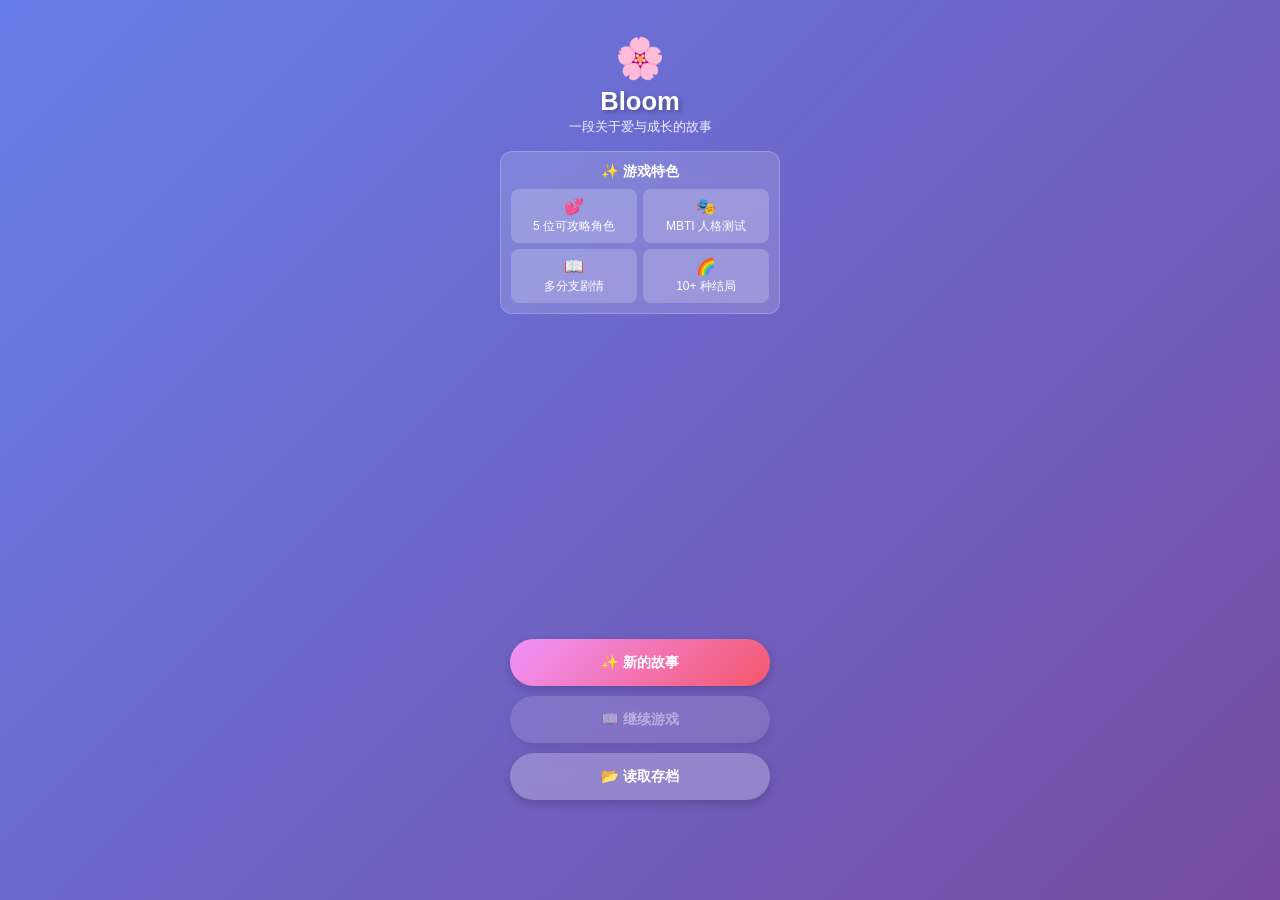
<file: bloom-v2.html>
<!DOCTYPE html>
<html lang="zh-CN">
<head>
    <meta charset="UTF-8">
    <meta name="viewport" content="width=device-width, initial-scale=1.0">
    <title>Bloom - 百合恋爱互动游戏</title>
    <meta name="version" content="v3-fixed">
    <style>
        /* ===== 全局样式 ===== */
        * {
            margin: 0;
            padding: 0;
            box-sizing: border-box;
        }

        body {
            font-family: 'PingFang SC', 'Microsoft YaHei', sans-serif;
            background: linear-gradient(135deg, #667eea 0%, #764ba2 100%);
            height: 100vh;
            overflow: hidden;
            -webkit-overflow-scrolling: touch;
        }

        /* ===== 页面容器 ===== */
        .page {
            display: none;
            height: 100vh;
            width: 100vw;
            padding: 10px;
            animation: fadeIn 0.5s ease;
            overflow: hidden;
        }

        .page.active {
            display: flex;
        }

        @keyframes fadeIn {
            from { opacity: 0; transform: translateY(20px); }
            to { opacity: 1; transform: translateY(0); }
        }

        /* ===== 首页 ===== */
        #home-page {
            display: none;
            height: 100vh;
            flex-direction: column;
            justify-content: flex-start;
            align-items: center;
            text-align: center;
            padding: 20px 10px 80px 10px; /* 底部留 80px 避开 Safari 地址栏 */
        }

        #home-page.active {
            display: flex;
        }

        .game-logo {
            font-size: 2.5rem;
            margin: 15px 0 5px 0;
            animation: float 3s ease-in-out infinite;
        }

        @keyframes float {
            0%, 100% { transform: translateY(0); }
            50% { transform: translateY(-8px); }
        }

        .game-title {
            font-size: 1.6rem;
            color: #fff;
            text-shadow: 2px 2px 4px rgba(0,0,0,0.3);
            margin-bottom: 3px;
            font-weight: bold;
        }

        .game-subtitle {
            font-size: 0.8rem;
            color: rgba(255,255,255,0.9);
            margin-bottom: 15px;
            line-height: 1.3;
        }

        .intro-card {
            background: rgba(255,255,255,0.15);
            backdrop-filter: blur(10px);
            border-radius: 12px;
            padding: 10px;
            width: 90%;
            max-width: 280px;
            margin-bottom: 15px;
            border: 1px solid rgba(255,255,255,0.2);
        }

        .intro-card h3 {
            color: #fff;
            font-size: 0.9rem;
            margin-bottom: 8px;
        }

        .feature-list {
            display: grid;
            grid-template-columns: repeat(2, 1fr);
            gap: 6px;
            margin-top: 8px;
        }

        .feature-item {
            background: rgba(255,255,255,0.2);
            padding: 8px 5px;
            border-radius: 8px;
            color: #fff;
            font-size: 0.75rem;
        }

        .feature-item .icon {
            font-size: 1rem;
            margin-bottom: 2px;
        }

        .menu-buttons {
            display: flex;
            flex-direction: column;
            gap: 10px;
            width: 90%;
            max-width: 260px;
            margin-top: auto; /* 推到底部 */
            padding-bottom: 20px; /* 额外留白 */
        }

        .btn {
            padding: 14px 25px;
            font-size: 0.9rem;
            border: none;
            border-radius: 50px;
            cursor: pointer;
            transition: all 0.3s;
            font-family: inherit;
            font-weight: bold;
            box-shadow: 0 3px 10px rgba(0,0,0,0.2);
        }

        .btn-primary {
            background: linear-gradient(135deg, #f093fb 0%, #f5576c 100%);
            color: #fff;
        }

        .btn-primary:hover:not(:disabled) {
            transform: translateY(-3px);
            box-shadow: 0 6px 20px rgba(0,0,0,0.3);
        }

        .btn-secondary {
            background: rgba(255,255,255,0.25);
            color: #fff;
            backdrop-filter: blur(5px);
        }

        .btn-secondary:hover:not(:disabled) {
            background: rgba(255,255,255,0.35);
            transform: translateY(-3px);
        }

        .btn:disabled {
            opacity: 0.5;
            cursor: not-allowed;
        }

        /* ===== 角色创建页 ===== */
        #create-page {
            padding: 15px 10px 80px 10px;
            overflow-y: auto;
        }

        .create-container {
            width: 95%;
            max-width: 300px;
            margin: 0 auto;
            background: rgba(255,255,255,0.95);
            border-radius: 15px;
            padding: 15px 12px;
            box-shadow: 0 5px 20px rgba(0,0,0,0.3);
        }

        .page-title {
            font-size: 1.2rem;
            color: #667eea;
            text-align: center;
            margin-bottom: 10px;
            font-weight: bold;
        }

        .form-group {
            margin-bottom: 8px;
        }

        .form-group label {
            display: block;
            font-size: 0.8rem;
            color: #333;
            margin-bottom: 3px;
            font-weight: 600;
        }

        .form-group input {
            width: 100%;
            padding: 8px 12px;
            font-size: 0.85rem;
            border: 2px solid #e0e0e0;
            border-radius: 10px;
            transition: all 0.3s;
            font-family: inherit;
        }

        .form-group input:focus {
            outline: none;
            border-color: #667eea;
            box-shadow: 0 0 0 3px rgba(102,126,234,0.1);
        }

        .mbti-section {
            background: linear-gradient(135deg, #f5f7fa 0%, #e4e8ec 100%);
            padding: 12px;
            border-radius: 12px;
            margin-top: 10px;
        }

        .mbti-buttons {
            display: flex;
            gap: 8px;
            margin-bottom: 10px;
        }

        .btn-small {
            padding: 8px 15px;
            font-size: 0.85rem;
            border: 2px solid #667eea;
            border-radius: 20px;
            background: #fff;
            color: #667eea;
            cursor: pointer;
            transition: all 0.3s;
            font-family: inherit;
            flex: 1;
        }

        .btn-small:hover {
            background: #667eea;
            color: #fff;
        }

        .btn-small.active {
            background: #667eea;
            color: #fff;
        }
        
        .btn-prev:disabled {
            opacity: 0.5 !important;
            cursor: not-allowed !important;
        }
        
        .btn-next {
            background: #667eea !important;
            color: #fff !important;
        }

        .mbti-result {
            background: #fff;
            padding: 10px;
            border-radius: 10px;
            margin-top: 8px;
            color: #333;
            font-size: 0.85rem;
        }

        .mbti-grid {
            display: grid;
            grid-template-columns: repeat(4, 1fr);
            gap: 6px;
            margin-top: 10px;
        }

        .mbti-type-btn {
            padding: 6px 3px;
            font-size: 0.75rem;
            border: 2px solid #e0e0e0;
            border-radius: 8px;
            background: #fff;
            color: #333;
            cursor: pointer;
            transition: all 0.3s;
            font-family: inherit;
        }

        .mbti-type-btn:hover {
            border-color: #667eea;
            color: #667eea;
        }

        .mbti-type-btn.selected {
            background: #667eea;
            color: #fff;
            border-color: #667eea;
        }

        /* ===== MBTI 测试页 ===== */
        #test-page {
            position: relative !important;
        }
        
        .test-container {
            width: 95%;
            max-width: 300px;
            margin: 20px auto 0;
            background: rgba(255,255,255,0.95);
            border-radius: 15px;
            padding: 15px 12px;
            box-shadow: 0 5px 20px rgba(0,0,0,0.3);
            position: relative !important;
            overflow-y: auto;
            max-height: 90vh;
        }

        .test-progress {
            text-align: center;
            font-size: 0.8rem;
            color: #667eea;
            margin-bottom: 8px;
            font-weight: 600;
        }

        .progress-bar {
            width: 100%;
            height: 5px;
            background: #e0e0e0;
            border-radius: 3px;
            overflow: hidden;
            margin-bottom: 10px;
        }

        .progress-fill {
            height: 100%;
            background: linear-gradient(90deg, #667eea 0%, #764ba2 100%);
            transition: width 0.3s;
        }

        .question-box {
            background: linear-gradient(135deg, #f5f7fa 0%, #e4e8ec 100%);
            padding: 12px;
            border-radius: 12px;
            font-size: 0.9rem;
            color: #333;
            text-align: center;
            line-height: 1.5;
            margin-bottom: 10px;
            min-height: 50px;
            display: flex;
            align-items: center;
            justify-content: center;
        }

        .test-options {
            display: flex;
            flex-direction: column;
            gap: 6px;
        }

        .option-btn {
            padding: 10px 12px;
            font-size: 0.85rem;
            border: 2px solid #e0e0e0;
            border-radius: 10px;
            background: #fff;
            color: #333;
            cursor: pointer;
            transition: all 0.3s;
            font-family: inherit;
            text-align: left;
        }

        .option-btn:hover {
            border-color: #667eea;
            background: #f8f9ff;
        }
        
        .option-btn.selected {
            background: #667eea !important;
            color: #fff !important;
            border-color: #667eea !important;
        }

        /* ===== 游戏主界面 ===== */
        #game-page {
            padding: 0;
            position: relative;
            overflow: hidden;
        }

        .game-background {
            position: fixed;
            top: 0;
            left: 0;
            width: 100%;
            height: 100%;
            z-index: -1;
            transition: background 0.5s;
        }

        .game-container {
            max-width: 1200px;
            margin: 0 auto;
            padding: 20px;
            height: 100vh;
            display: flex;
            flex-direction: column;
        }

        .game-header {
            display: flex;
            justify-content: space-between;
            align-items: center;
            padding: 15px 25px;
            background: rgba(255,255,255,0.9);
            border-radius: 20px;
            margin-bottom: 20px;
            backdrop-filter: blur(10px);
        }

        .chapter-title {
            font-size: 1.2rem;
            color: #333;
            font-weight: bold;
        }

        .affection-bar {
            display: flex;
            gap: 10px;
            flex-wrap: wrap;
        }

        .affection-item {
            display: flex;
            align-items: center;
            gap: 5px;
            padding: 6px 12px;
            background: rgba(255,255,255,0.8);
            border-radius: 20px;
            font-size: 0.85rem;
        }

        .affection-item .heart {
            font-size: 1rem;
        }

        .game-content {
            flex: 1;
            display: flex;
            align-items: flex-end;
            justify-content: center;
            padding: 20px;
        }

        .character-sprite {
            width: 200px;
            height: 350px;
            background: linear-gradient(180deg, rgba(255,255,255,0.3) 0%, transparent 100%);
            border-radius: 20px 20px 0 0;
            margin-right: 30px;
        }

        .dialogue-box {
            flex: 1;
            max-width: 100%;
            background: rgba(255,255,255,0.95);
            backdrop-filter: blur(10px);
            border-radius: 15px;
            padding: 12px 15px;
            box-shadow: 0 5px 20px rgba(0,0,0,0.2);
            overflow-y: auto;
            max-height: 50vh;
        }

        .speaker-name {
            font-size: 1rem;
            font-weight: bold;
            color: #e84393;
            margin-bottom: 8px;
        }

        .dialogue-text {
            font-size: 0.9rem;
            color: #333;
            line-height: 1.6;
            min-height: 50px;
            margin-bottom: 10px;
        }

        .choices-container {
            display: flex;
            flex-direction: column;
            gap: 6px;
        }

        .choice-btn {
            padding: 10px 12px;
            font-size: 0.85rem;
            border: 2px solid #e84393;
            border-radius: 10px;
            background: #fff;
            color: #333;
            cursor: pointer;
            transition: all 0.3s;
            font-family: inherit;
            text-align: left;
        }

        .choice-btn:hover {
            background: #e84393;
            color: #fff;
            transform: translateX(5px);
        }

        .game-footer {
            display: flex;
            justify-content: center;
            gap: 15px;
            padding: 15px 20px 30px 20px; /* 底部留更多空间 */
            margin-top: 10px;
        }

        .btn-icon {
            padding: 12px 25px;
            font-size: 0.95rem;
            border: 2px solid rgba(255,255,255,0.3);
            border-radius: 25px;
            background: rgba(255,255,255,0.2);
            color: #fff;
            cursor: pointer;
            transition: all 0.3s;
            font-family: inherit;
            backdrop-filter: blur(5px);
        }

        .btn-icon:hover {
            background: rgba(255,255,255,0.3);
            transform: translateY(-2px);
        }

        .btn-icon-back {
            position: absolute !important;
            top: 10px !important;
            left: 10px !important;
            padding: 6px 12px !important;
            font-size: 0.8rem !important;
            border: 2px solid rgba(255,255,255,0.3) !important;
            border-radius: 20px !important;
            background: rgba(255,255,255,0.25) !important;
            color: #fff !important;
            cursor: pointer !important;
            transition: all 0.3s !important;
            font-family: inherit !important;
            backdrop-filter: blur(5px) !important;
            z-index: 100 !important;
            display: inline-block !important;
        }

        .btn-icon-back:hover {
            background: rgba(255,255,255,0.35) !important;
        }

        /* ===== 存档页 ===== */
        #save-page {
            padding: 15px 10px 80px 10px;
            overflow-y: auto;
        }

        .save-grid {
            display: grid;
            grid-template-columns: repeat(2, 1fr);
            gap: 8px;
            margin-bottom: 10px;
        }

        .save-card {
            background: rgba(255,255,255,0.95);
            border-radius: 12px;
            padding: 10px;
            cursor: pointer;
            transition: all 0.3s;
            border: 2px solid transparent;
        }

        .save-card:hover {
            transform: translateY(-2px);
            border-color: #667eea;
            box-shadow: 0 3px 10px rgba(0,0,0,0.2);
        }

        .save-card.empty {
            opacity: 0.7;
        }

        .save-title {
            font-size: 0.85rem;
            color: #333;
            margin-bottom: 4px;
            font-weight: bold;
        }

        .save-info {
            font-size: 0.7rem;
            color: #666;
            margin: 2px 0;
        }

        /* ===== 响应式 ===== */
        @media (max-width: 768px) {
            .game-title {
                font-size: 1.8rem;
            }

            .game-logo {
                font-size: 3rem;
            }

            .feature-list {
                grid-template-columns: repeat(2, 1fr);
            }

            .create-container,
            .test-container {
                padding: 12px 10px;
            }

            .mbti-grid {
                grid-template-columns: repeat(4, 1fr);
            }

            .game-content {
                flex-direction: column;
                align-items: center;
            }

            .character-sprite {
                display: none;
            }

            .dialogue-box {
                width: 100%;
                max-width: 100%;
            }
            
            .btn {
                padding: 10px 20px;
                font-size: 0.85rem;
            }
            
            .btn-icon {
                padding: 8px 15px;
                font-size: 0.8rem;
            }
            
            .btn-small {
                padding: 6px 12px;
                font-size: 0.75rem;
            }
            
            .mbti-type-btn {
                font-size: 0.7rem;
                padding: 5px 2px;
            }
        }
    </style>
</head>
<body>
    <!-- 首页 -->
    <div id="home-page" class="page active">
        <div class="game-logo">🌸</div>
        <h1 class="game-title">Bloom</h1>
        <p class="game-subtitle">一段关于爱与成长的故事</p>

        <div class="intro-card">
            <h3>✨ 游戏特色</h3>
            <div class="feature-list">
                <div class="feature-item">
                    <div class="icon">💕</div>
                    <div>5 位可攻略角色</div>
                </div>
                <div class="feature-item">
                    <div class="icon">🎭</div>
                    <div>MBTI 人格测试</div>
                </div>
                <div class="feature-item">
                    <div class="icon">📖</div>
                    <div>多分支剧情</div>
                </div>
                <div class="feature-item">
                    <div class="icon">🌈</div>
                    <div>10+ 种结局</div>
                </div>
            </div>
        </div>

        <div class="menu-buttons">
            <button class="btn btn-primary" onclick="game.goToCreate()">✨ 新的故事</button>
            <button class="btn btn-secondary" id="btn-continue-home" onclick="game.continueGame()" disabled>📖 继续游戏</button>
            <button class="btn btn-secondary" onclick="game.goToSave('load')">📂 读取存档</button>
        </div>
    </div>

    <!-- 角色创建页 -->
    <div id="create-page" class="page">
        <div class="create-container">
            <h2 class="page-title">创建你的角色</h2>

            <div class="form-group">
                <label>你的名字</label>
                <input type="text" id="player-name" placeholder="请输入名字" maxlength="10" oninput="game.checkCreateComplete()">
            </div>

            <div class="form-group">
                <label>年龄</label>
                <input type="number" id="player-age" placeholder="20-40" min="20" max="40" oninput="game.checkCreateComplete()">
            </div>

            <div class="form-group">
                <label>职业</label>
                <input type="text" id="player-job" placeholder="例如：设计师、程序员、作家..." maxlength="20" oninput="game.checkCreateComplete()">
            </div>

            <div class="form-group">
                <label>MBTI 人格</label>
                <div class="mbti-section">
                    <div class="mbti-buttons">
                        <button class="btn-small" id="btn-mbti-direct" onclick="game.showMBTIDirect()">直接选择</button>
                        <button class="btn-small" id="btn-mbti-test" onclick="game.startMBTITest()">10 题测试</button>
                    </div>
                    <div id="mbti-result" class="mbti-result" style="display: none;"></div>
                    <div id="mbti-grid" class="mbti-grid" style="display: none;"></div>
                </div>
            </div>

            <button class="btn btn-primary" id="btn-start-game" onclick="game.createCharacter()" style="width: 100%; margin-top: 20px;" disabled>开始故事</button>
            <button class="btn btn-secondary" onclick="game.goHome()" style="width: 100%; margin-top: 10px;">返回标题</button>
        </div>
    </div>

    <!-- MBTI 测试页 -->
    <div id="test-page" class="page">
        <div class="test-container">
            <button class="btn-icon-back" onclick="game.goToCreate()" style="position: absolute; top: 15px; left: 15px; padding: 8px 15px; font-size: 0.9rem;">← 返回</button>
            
            <h2 class="page-title" style="margin-top: 30px;">MBTI 人格测试</h2>

            <div class="test-progress">
                <span id="current-q">1</span> / 10
                <div class="progress-bar">
                    <div class="progress-fill" id="progress-fill" style="width: 10%;"></div>
                </div>
            </div>

            <div class="question-box" id="test-question">
                加载中...
            </div>

            <div class="test-options" id="test-options">
                <!-- 选项动态生成 -->
            </div>

            <div style="display: flex; gap: 10px; margin-top: 15px;">
                <button class="btn btn-prev" id="btn-prev-q" onclick="game.prevQuestion()" style="flex: 1; background: #e0e0e0; color: #333;">上一题</button>
                <button class="btn btn-next" id="btn-next-q" onclick="game.nextQuestion()" style="flex: 1; background: #667eea; color: #fff; display: none;">下一题</button>
            </div>
        </div>
    </div>

    <!-- 游戏主界面 -->
    <div id="game-page" class="page">
        <div class="game-background" id="game-background"></div>

        <div class="game-container">
            <div class="game-header">
                <span class="chapter-title" id="chapter-title">第 1 章</span>
                <div class="affection-bar" id="affection-display"></div>
            </div>

            <div class="game-content">
                <div class="character-sprite" id="character-sprite"></div>
                <div class="dialogue-box">
                    <div class="speaker-name" id="speaker-name"></div>
                    <div class="dialogue-text" id="dialogue-text"></div>
                    <div class="choices-container" id="choices-container"></div>
                </div>
            </div>

            <div class="game-footer">
                <button class="btn-icon" onclick="game.showSave('save')">💾 保存</button>
                <button class="btn-icon" onclick="game.showSave('load')">📂 读取</button>
                <button class="btn-icon" onclick="game.goHome()">🏠 标题</button>
            </div>
        </div>
    </div>

    <!-- 存档页 -->
    <div id="save-page" class="page">
        <div class="create-container">
            <h2 class="page-title" id="save-title">💾 保存进度</h2>

            <div class="save-grid" id="save-slots"></div>

            <button class="btn btn-secondary" onclick="game.backToGame()" style="width: 100%;">返回</button>
        </div>
    </div>

    <script>
        // ===== 角色数据 =====
        const CHARACTERS = {
            player: { name: '', age: 0, job: '', mbti: '' },
            linwanqing: { id: 'linwanqing', name: '林婉清', age: 32, height: 178, mbti: 'ENTJ', job: '林氏集团总裁', color: '#8e44ad', affection: 0 },
            xiayang: { id: 'xiayang', name: '夏阳', age: 24, height: 175, mbti: 'ENTP', job: '清华大学研二学生', color: '#e67e22', affection: 0 },
            sujingyi: { id: 'sujingyi', name: '苏静怡', age: 28, height: 168, mbti: 'ISTJ', job: '医院主治医师', color: '#3498db', affection: 0 },
            wenya: { id: 'wenya', name: '温雅', age: 26, height: 172, mbti: 'INFP', job: '中学美术老师', color: '#fd79a8', affection: 0 },
            luxiao: { id: 'luxiao', name: '陆潇', age: 29, height: 177, mbti: 'ENFJ', job: '法餐主理人', color: '#2d3436', affection: 0 }
        };

        function resetCharacterAffection() {
            Object.keys(CHARACTERS).forEach(key => {
                if (key !== 'player') CHARACTERS[key].affection = 0;
            });
        }

        function getAllCharacters() {
            return Object.keys(CHARACTERS).filter(key => key !== 'player').map(key => CHARACTERS[key]);
        }

        function changeAffection(characterId, amount) {
            if (CHARACTERS[characterId]) {
                CHARACTERS[characterId].affection += amount;
                CHARACTERS[characterId].affection = Math.max(0, Math.min(100, CHARACTERS[characterId].affection));
            }
        }

        // ===== MBTI 测试 =====
        const MBTI_QUESTIONS = [
            { text: "在社交聚会上，你通常会？", options: [{ text: "主动认识很多人，享受热闹", type: 'E' }, { text: "和熟悉的人聊天，或在一旁观察", type: 'I' }] },
            { text: "做决定时，你更倾向于？", options: [{ text: "相信直觉和灵感", type: 'N' }, { text: "依据事实和经验", type: 'S' }] },
            { text: "面对问题时，你习惯？", options: [{ text: "先分析逻辑，再下结论", type: 'T' }, { text: "先考虑感受，再决定", type: 'F' }] },
            { text: "你的生活方式更接近？", options: [{ text: "有计划有条理，喜欢确定性", type: 'J' }, { text: "灵活随性，保持开放性", type: 'P' }] },
            { text: "周末你更愿意？", options: [{ text: "和朋友出去玩或参加活动", type: 'E' }, { text: "宅在家里做自己喜欢的事", type: 'I' }] },
            { text: "学习新东西时，你更关注？", options: [{ text: "整体概念和可能性", type: 'N' }, { text: "具体细节和实际应用", type: 'S' }] },
            { text: "朋友向你倾诉烦恼，你会？", options: [{ text: "帮 ta 分析问题，给出建议", type: 'T' }, { text: "先安慰 ta，理解 ta 的感受", type: 'F' }] },
            { text: "旅行前你会？", options: [{ text: "做好详细攻略和计划", type: 'J' }, { text: "只定大致方向，随遇而安", type: 'P' }] },
            { text: "工作中你更喜欢？", options: [{ text: "团队合作，集思广益", type: 'E' }, { text: "独立工作，深度专注", type: 'I' }] },
            { text: "你更欣赏哪种人？", options: [{ text: "有创意、想法独特的人", type: 'N' }, { text: "踏实可靠、执行力强的人", type: 'S' }] }
        ];

        const MBTI_TYPES = ['INTJ', 'INTP', 'ENTJ', 'ENTP', 'INFJ', 'INFP', 'ENFJ', 'ENFP', 'ISTJ', 'ISFJ', 'ESTJ', 'ESFJ', 'ISTP', 'ISFP', 'ESTP', 'ESFP'];

        const MBTI_DESCRIPTIONS = {
            'INTJ': '建筑师 - 富有想象力和战略性的思想家',
            'INTP': '逻辑学家 - 具有创造力的发明家',
            'ENTJ': '指挥官 - 大胆、富有想象力的强大领导者',
            'ENTP': '辩论家 - 聪明好奇的思想者',
            'INFJ': '提倡者 - 安静而神秘的理想主义者',
            'INFP': '调停者 - 诗意、善良的利他主义者',
            'ENFJ': '主人公 - 富有魅力、鼓舞人心的领导者',
            'ENFP': '竞选者 - 热情、有创造力的社交者',
            'ISTJ': '物流师 - 实用、注重事实的可靠者',
            'ISFJ': '守卫者 - 非常专注而温暖的守护者',
            'ESTJ': '总经理 - 出色的管理者',
            'ESFJ': '执政官 - 极有同情心、受欢迎的人',
            'ISTP': '鉴赏家 - 大胆而实际的实验家',
            'ISFP': '探险家 - 灵活有魅力的艺术家',
            'ESTP': '企业家 - 聪明、精力充沛的人',
            'ESFP': '表演者 - 自发的、充满活力的表演者'
        };

        // ===== 存档系统 =====
        const SAVE_VERSION = '1.0';
        const MAX_SAVE_SLOTS = 6;

        class SaveSystem {
            constructor() {
                this.storageKey = 'bloom_love_saves';
                this.saves = this.loadSaves();
            }

            loadSaves() {
                try {
                    const data = localStorage.getItem(this.storageKey);
                    return data ? JSON.parse(data) : [];
                } catch (e) {
                    return [];
                }
            }

            save(slotIndex, gameState) {
                const saveData = {
                    version: SAVE_VERSION,
                    timestamp: Date.now(),
                    chapter: gameState.currentChapter,
                    playerName: gameState.player.name,
                    playerMbti: gameState.player.mbti,
                    storyProgress: gameState.currentStoryId,
                    characters: {}
                };
                Object.keys(CHARACTERS).forEach(key => {
                    if (key !== 'player') {
                        saveData.characters[key] = {
                            affection: CHARACTERS[key].affection,
                            met: gameState.metCharacters?.includes(key) || false
                        };
                    }
                });
                this.saves[slotIndex] = saveData;
                this.persist();
                return true;
            }

            load(slotIndex) {
                const saveData = this.saves[slotIndex];
                if (!saveData) return null;

                resetCharacterAffection();
                Object.keys(saveData.characters).forEach(key => {
                    if (CHARACTERS[key]) {
                        CHARACTERS[key].affection = saveData.characters[key].affection || 0;
                    }
                });

                return {
                    currentChapter: saveData.chapter,
                    currentStoryId: saveData.storyProgress,
                    player: { name: saveData.playerName, mbti: saveData.playerMbti },
                    metCharacters: Object.keys(saveData.characters).filter(key => saveData.characters[key].met)
                };
            }

            getSaveInfo(slotIndex) {
                const saveData = this.saves[slotIndex];
                if (!saveData) return null;

                const date = new Date(saveData.timestamp);
                const now = new Date();
                const diff = now - date;
                let formattedTime;
                if (diff < 24 * 60 * 60 * 1000 && date.getDate() === now.getDate()) {
                    formattedTime = `今天 ${date.getHours().toString().padStart(2, '0')}:${date.getMinutes().toString().padStart(2, '0')}`;
                } else if (diff < 48 * 60 * 60 * 1000) {
                    formattedTime = `昨天 ${date.getHours().toString().padStart(2, '0')}:${date.getMinutes().toString().padStart(2, '0')}`;
                } else {
                    formattedTime = `${date.getMonth() + 1}/${date.getDate()} ${date.getHours().toString().padStart(2, '0')}:${date.getMinutes().toString().padStart(2, '0')}`;
                }

                return {
                    exists: true,
                    timestamp: saveData.timestamp,
                    chapter: saveData.chapter,
                    playerName: saveData.playerName,
                    playerMbti: saveData.playerMbti,
                    formattedTime: formattedTime
                };
            }

            hasSaves() {
                return this.saves.some(save => save !== null && save !== undefined);
            }

            persist() {
                try {
                    localStorage.setItem(this.storageKey, JSON.stringify(this.saves));
                } catch (e) {}
            }

            getAllSlots() {
                const slots = [];
                for (let i = 0; i < MAX_SAVE_SLOTS; i++) {
                    slots.push({ index: i, info: this.getSaveInfo(i) });
                }
                return slots;
            }
        }

        const saveSystem = new SaveSystem();

        // ===== 游戏状态 =====
        class GameState {
            constructor() {
                this.player = { ...CHARACTERS.player };
                this.currentChapter = 1;
                this.currentStoryId = 'start';
                this.metCharacters = [];
                this.flags = {};
            }

            reset() {
                this.player = { ...CHARACTERS.player };
                this.currentChapter = 1;
                this.currentStoryId = 'start';
                this.metCharacters = [];
                this.flags = {};
                resetCharacterAffection();
            }

            setPlayer(name, age, job, mbti) {
                this.player.name = name;
                this.player.age = age;
                this.player.job = job;
                this.player.mbti = mbti;
            }

            markMet(characterId) {
                if (!this.metCharacters.includes(characterId)) {
                    this.metCharacters.push(characterId);
                }
            }

            export() {
                return {
                    player: this.player,
                    currentChapter: this.currentChapter,
                    currentStoryId: this.currentStoryId,
                    metCharacters: this.metCharacters,
                    flags: this.flags
                };
            }

            import(state) {
                this.player = { ...this.player, ...state.player };
                this.currentChapter = state.currentChapter;
                this.currentStoryId = state.currentStoryId;
                this.metCharacters = state.metCharacters || [];
                this.flags = state.flags || {};
            }
        }

        const gameState = new GameState();

        // ===== 剧情数据 =====
        const STORIES = {
            'start': {
                id: 'start', chapter: 1, title: '新的开始',
                bg: 'linear-gradient(135deg, #667eea 0%, #764ba2 100%)',
                speaker: '',
                text: '这是一个全新的开始。\n\n你拖着行李箱，站在陌生的城市街头，深吸了一口气。\n\n为了追求更好的职业发展，你决定离开熟悉的地方，来到这座充满机遇的城市。\n\n新的环境，新的人，新的故事……即将展开。',
                sprite: null,
                choices: [{ text: '鼓起勇气，向前走去', next: 'apartment_intro' }]
            },
            'apartment_intro': {
                id: 'apartment_intro', chapter: 1, title: '新居',
                bg: 'linear-gradient(135deg, #f093fb 0%, #f5576c 100%)',
                speaker: '',
                text: '你来到了租住的公寓楼下。这是一栋有些年头的建筑，但外墙爬满了绿植，看起来很有生活气息。\n\n房东说这栋楼里住着各行各业的人，都很友善。',
                sprite: null,
                choices: [{ text: '进入大楼', next: 'meet_wenya' }]
            },
            'meet_wenya': {
                id: 'meet_wenya', chapter: 1, title: '邻居姐姐',
                bg: 'linear-gradient(135deg, #ff9a9e 0%, #fecfef 100%)',
                speaker: '？？？',
                text: '「哎呀，你是新搬来的邻居吗？」\n\n一个温柔的声音从身后传来。你转身，看到一位长发披肩的女子，手里拿着画板和颜料。',
                sprite: 'wenya',
                choices: [
                    { text: '「是的，请多关照！」微笑着打招呼', next: 'wenya_intro_friendly', affection: { wenya: 5 } },
                    { text: '「嗯。」点点头，有些拘谨', next: 'wenya_intro_shy', affection: { wenya: 2 } },
                    { text: '「对，刚搬来。你是？」好奇地问', next: 'wenya_intro_curious', affection: { wenya: 3 } }
                ]
            },
            'wenya_intro_friendly': {
                id: 'wenya_intro_friendly', chapter: 1,
                bg: 'linear-gradient(135deg, #ff9a9e 0%, #fecfef 100%)',
                speaker: '温雅',
                text: '「我叫温雅，住在你对门。」她温柔地笑着，「是附近中学的美术老师。」\n\n「欢迎搬来这里！有什么需要帮忙的，随时敲我的门哦。」',
                sprite: 'wenya',
                choices: [{ text: '「太好了，谢谢温雅姐！」', next: 'explore_city', affection: { wenya: 3 } }]
            },
            'wenya_intro_shy': {
                id: 'wenya_intro_shy', chapter: 1,
                bg: 'linear-gradient(135deg, #ff9a9e 0%, #fecfef 100%)',
                speaker: '温雅',
                text: '「我叫温雅，住在你对门。」她温和地笑着，似乎看出了你的拘谨。\n\n「不用紧张，这栋楼的大家都很好相处的。我是中学美术老师，平时都在家画画。」',
                sprite: 'wenya',
                choices: [{ text: '「谢谢……我会记住的。」', next: 'explore_city', affection: { wenya: 2 } }]
            },
            'wenya_intro_curious': {
                id: 'wenya_intro_curious', chapter: 1,
                bg: 'linear-gradient(135deg, #ff9a9e 0%, #fecfef 100%)',
                speaker: '温雅',
                text: '「我叫温雅，住在你对门。」她的笑容很温暖，「是附近中学的美术老师。」\n\n「看你对这里很好奇的样子，要我带你熟悉一下周边环境吗？」',
                sprite: 'wenya',
                choices: [{ text: '「真的可以吗？那太感谢了！」', next: 'explore_city', affection: { wenya: 5 } }]
            },
            'explore_city': {
                id: 'explore_city', chapter: 1, title: '城市初探',
                bg: 'linear-gradient(135deg, #a8edea 0%, #fed6e3 100%)',
                speaker: '',
                text: '安顿好之后，你决定出去探索一下这座新城市。\n\n阳光明媚，街道两旁是各式各样的小店。你漫无目的地走着，期待着会有什么有趣的相遇。',
                sprite: null,
                choices: [
                    { text: '去咖啡馆坐坐', next: 'meet_luxiao' },
                    { text: '去公园散步', next: 'meet_xiayang' },
                    { text: '随便逛逛', next: 'meet_sujingyi' }
                ]
            },
            'meet_luxiao': {
                id: 'meet_luxiao', chapter: 1, title: '咖啡馆的邂逅',
                bg: 'linear-gradient(135deg, #667eea 0%, #764ba2 100%)',
                speaker: '',
                text: '你走进一家装修精致的咖啡馆，空气中弥漫着咖啡和烘焙的香气。\n\n吧台后站着一位短发的女子，正在专注地制作咖啡。',
                sprite: 'luxiao',
                choices: [
                    { text: '「请给我一杯拿铁。」', next: 'luxiao_intro_normal', affection: { luxiao: 2 } },
                    { text: '「这里的咖啡很香，是你做的吗？」', next: 'luxiao_intro_curious', affection: { luxiao: 5 } },
                    { text: '安静地点单，观察周围', next: 'luxiao_intro_quiet', affection: { luxiao: 3 } }
                ]
            },
            'luxiao_intro_normal': {
                id: 'luxiao_intro_normal', chapter: 1,
                bg: 'linear-gradient(135deg, #667eea 0%, #764ba2 100%)',
                speaker: '陆潇',
                text: '「好的，请稍等。」\n\n她的声音低沉而有磁性。很快，一杯拉花精美的拿铁放在你面前。\n\n「我是陆潇，这家店的主理人。欢迎常来。」',
                sprite: 'luxiao',
                choices: [{ text: '「谢谢，咖啡很好喝。」', next: 'chapter1_end', affection: { luxiao: 2 } }]
            },
            'luxiao_intro_curious': {
                id: 'luxiao_intro_curious', chapter: 1,
                bg: 'linear-gradient(135deg, #667eea 0%, #764ba2 100%)',
                speaker: '陆潇',
                text: '她的眼睛亮了一下：「是的，这家店是我开的。」\n\n「之前在欧洲学过法餐和咖啡，回国后就想做一家自己理想中的咖啡馆。」\n\n她递给你一杯咖啡：「这杯请你尝尝，给我点反馈？」',
                sprite: 'luxiao',
                choices: [{ text: '「太荣幸了！我会认真品尝的。」', next: 'chapter1_end', affection: { luxiao: 5 } }]
            },
            'luxiao_intro_quiet': {
                id: 'luxiao_intro_quiet', chapter: 1,
                bg: 'linear-gradient(135deg, #667eea 0%, #764ba2 100%)',
                speaker: '陆潇',
                text: '你安静地等着，她似乎注意到了你的观察。\n\n「喜欢这里的氛围吗？」她一边制作咖啡一边问。\n\n「我是陆潇，这家店的主理人。看你的样子，应该是新搬来这附近的吧？」',
                sprite: 'luxiao',
                choices: [{ text: '「嗯，刚搬来。这里很舒服。」', next: 'chapter1_end', affection: { luxiao: 3 } }]
            },
            'meet_xiayang': {
                id: 'meet_xiayang', chapter: 1, title: '公园的偶遇',
                bg: 'linear-gradient(135deg, #11998e 0%, #38ef7d 100%)',
                speaker: '',
                text: '公园里，一个穿着运动装的女生正在跑步。她看到你，停下脚步，露出灿烂的笑容。',
                sprite: 'xiayang',
                choices: [
                    { text: '「你好！」挥手打招呼', next: 'xiayang_intro_friendly', affection: { xiayang: 5 } },
                    { text: '微笑点头，继续走', next: 'xiayang_intro_polite', affection: { xiayang: 2 } },
                    { text: '「你也经常来这里运动吗？」', next: 'xiayang_intro_sport', affection: { xiayang: 4 } }
                ]
            },
            'xiayang_intro_friendly': {
                id: 'xiayang_intro_friendly', chapter: 1,
                bg: 'linear-gradient(135deg, #11998e 0%, #38ef7d 100%)',
                speaker: '夏阳',
                text: '「你好呀！我是夏阳，在清华读研二。」她擦擦汗，「你是新面孔诶，刚搬来这附近吗？」\n\n她的笑容像阳光一样灿烂。',
                sprite: 'xiayang',
                choices: [{ text: '「对，刚搬来。请多关照！」', next: 'chapter1_end', affection: { xiayang: 3 } }]
            },
            'xiayang_intro_polite': {
                id: 'xiayang_intro_polite', chapter: 1,
                bg: 'linear-gradient(135deg, #11998e 0%, #38ef7d 100%)',
                speaker: '夏阳',
                text: '她主动跑过来：「你好！我是夏阳，经常在这个公园跑步。」\n\n「你是新搬来的吧？这附近我熟，有什么想知道的可以问我！」',
                sprite: 'xiayang',
                choices: [{ text: '「谢谢，有需要一定问你。」', next: 'chapter1_end', affection: { xiayang: 2 } }]
            },
            'xiayang_intro_sport': {
                id: 'xiayang_intro_sport', chapter: 1,
                bg: 'linear-gradient(135deg, #11998e 0%, #38ef7d 100%)',
                speaker: '夏阳',
                text: '「对啊！我每天都要跑几圈。」她眼睛一亮，「你也喜欢运动吗？」\n\n「我是夏阳，在清华读研。学累了就来跑步，特别解压！」',
                sprite: 'xiayang',
                choices: [
                    { text: '「我也喜欢运动，有机会一起？」', next: 'chapter1_end', affection: { xiayang: 5 } },
                    { text: '「我运动细胞不太好……」', next: 'chapter1_end', affection: { xiayang: 1 } }
                ]
            },
            'meet_sujingyi': {
                id: 'meet_sujingyi', chapter: 1, title: '意外的相遇',
                bg: 'linear-gradient(135deg, #2193b0 0%, #6dd5ed 100%)',
                speaker: '',
                text: '走着走着，你不小心撞到了一个人。文件散落一地。\n\n「抱歉抱歉！」你连忙蹲下帮忙捡。',
                sprite: 'sujingyi',
                choices: [
                    { text: '「真的对不起，我没注意看路。」', next: 'sujingyi_intro_apologetic', affection: { sujingyi: 5 } },
                    { text: '「你没事吧？有没有受伤？」', next: 'sujingyi_intro_concerned', affection: { sujingyi: 4 } },
                    { text: '默默帮忙捡文件', next: 'sujingyi_intro_quiet', affection: { sujingyi: 3 } }
                ]
            },
            'sujingyi_intro_apologetic': {
                id: 'sujingyi_intro_apologetic', chapter: 1,
                bg: 'linear-gradient(135deg, #2193b0 0%, #6dd5ed 100%)',
                speaker: '苏静怡',
                text: '「没关系，是我走得太急了。」她的声音温柔而有礼貌。\n\n她接过文件：「我是苏静怡，在市医院工作。刚下班，想着买点东西回家。」\n\n「你没事吧？刚才撞得挺重的。」她关切地看着你。',
                sprite: 'sujingyi',
                choices: [{ text: '「我没事，谢谢你关心。」', next: 'chapter1_end', affection: { sujingyi: 3 } }]
            },
            'sujingyi_intro_concerned': {
                id: 'sujingyi_intro_concerned', chapter: 1,
                bg: 'linear-gradient(135deg, #2193b0 0%, #6dd5ed 100%)',
                speaker: '苏静怡',
                text: '她愣了一下，随即露出温和的笑容：「我没事，倒是你，没受伤吧？」\n\n「我是医生，让我看看。」她仔细检查了一下你的手，「还好，没有擦伤。」\n\n「我叫苏静怡，在市医院工作。」',
                sprite: 'sujingyi',
                choices: [{ text: '「你是医生啊，好厉害！」', next: 'chapter1_end', affection: { sujingyi: 4 } }]
            },
            'sujingyi_intro_quiet': {
                id: 'sujingyi_intro_quiet', chapter: 1,
                bg: 'linear-gradient(135deg, #2193b0 0%, #6dd5ed 100%)',
                speaker: '苏静怡',
                text: '你们一起把文件捡起来。她整理好后，温和地说：「谢谢你的帮忙。」\n\n「我是苏静怡，在市医院工作。刚才在想事情，没注意看路。」\n\n「你是这附近的新住户吗？之前没见过你。」',
                sprite: 'sujingyi',
                choices: [{ text: '「嗯，刚搬来。请多关照。」', next: 'chapter1_end', affection: { sujingyi: 2 } }]
            },
            'chapter1_end': {
                id: 'chapter1_end', chapter: 1, title: '第一章 完',
                bg: 'linear-gradient(135deg, #f093fb 0%, #f5576c 100%)',
                speaker: '',
                text: '第一天就这样过去了。\n\n你遇到了几位有趣的邻居和朋友。这座城市，似乎没有想象中那么陌生。\n\n新的故事，才刚刚开始……',
                sprite: null,
                choices: [{ text: '【进入第二章】', next: 'chapter2_start' }]
            },
            'chapter2_start': {
                id: 'chapter2_start', chapter: 2, title: '第二章 开发中',
                bg: 'linear-gradient(135deg, #667eea 0%, #764ba2 100%)',
                speaker: '',
                text: '【第二章 开发中……】\n\n感谢试玩！目前剧情正在持续创作中。\n\n你可以：\n- 读取之前的存档继续探索\n- 重新开始，体验不同的选择\n- 期待后续更新！',
                sprite: null,
                choices: [{ text: '【返回标题】', next: 'title' }]
            },
            'title': { id: 'title', chapter: 0, title: '', bg: '', speaker: '', text: '', sprite: null, choices: [] }
        };

        // ===== 游戏引擎 =====
        class GameEngine {
            constructor() {
                this.currentStory = null;
                this.isTyping = false;
                this.typingTimer = null;
                this.fullText = '';
                this.displayedText = '';
                this.mbtiTest = {
                    currentQuestion: 0,
                    scores: { E: 0, I: 0, N: 0, S: 0, T: 0, F: 0, J: 0, P: 0 },
                    onComplete: null
                };
                this.saveMode = 'save';
                this.init();
            }

            init() {
                this.checkSaves();
                this.showPage('home-page');
            }

            showPage(pageId) {
                document.querySelectorAll('.page').forEach(p => p.classList.remove('active'));
                document.getElementById(pageId).classList.add('active');
            }

            checkSaves() {
                const btn = document.getElementById('btn-continue-home');
                if (btn) btn.disabled = !saveSystem.hasSaves();
            }

            goHome() {
                this.checkSaves();
                this.showPage('home-page');
            }

            goToCreate() {
                gameState.reset();
                this.showPage('create-page');
                this.checkCreateComplete();
            }

            goToSave(mode) {
                this.saveMode = mode;
                document.getElementById('save-title').textContent = mode === 'save' ? '💾 保存进度' : '📂 读取存档';
                this.renderSaveSlots();
                this.showPage('save-page');
            }

            showSave(mode) {
                this.saveMode = mode;
                document.getElementById('save-title').textContent = mode === 'save' ? '💾 保存进度' : '📂 读取存档';
                this.renderSaveSlots();
                this.showPage('save-page');
            }

            backToGame() {
                this.showPage('game-page');
            }

            continueGame() {
                const slots = saveSystem.getAllSlots();
                const latestSlot = slots.filter(s => s.info).sort((a, b) => b.info.timestamp - a.info.timestamp)[0];
                if (latestSlot) {
                    this.loadGame(latestSlot.index);
                }
            }

            checkCreateComplete() {
                const name = document.getElementById('player-name')?.value.trim();
                const age = document.getElementById('player-age')?.value;
                const job = document.getElementById('player-job')?.value.trim();
                const mbti = gameState.player.mbti;
                const btn = document.getElementById('btn-start-game');
                if (btn) btn.disabled = !(name && age && job && mbti);
            }

            showMBTIDirect() {
                const grid = document.getElementById('mbti-grid');
                const result = document.getElementById('mbti-result');
                grid.style.display = 'grid';
                result.style.display = 'none';

                grid.innerHTML = MBTI_TYPES.map(type =>
                    `<button class="mbti-type-btn" onclick="game.selectMBTI('${type}')">${type}</button>`
                ).join('');
            }

            selectMBTI(type) {
                gameState.player.mbti = type;
                document.querySelectorAll('.mbti-type-btn').forEach(btn => btn.classList.remove('selected'));
                event.target.classList.add('selected');

                document.getElementById('mbti-result').innerHTML = `✅ 已选择：<strong>${type}</strong> - ${MBTI_DESCRIPTIONS[type]}`;
                document.getElementById('mbti-result').style.display = 'block';
                document.getElementById('mbti-grid').style.display = 'none';
                this.checkCreateComplete();
            }

            startMBTITest() {
                this.mbtiTest.currentQuestion = 0;
                this.mbtiTest.scores = { E: 0, I: 0, N: 0, S: 0, T: 0, F: 0, J: 0, P: 0 };
                this.mbtiTest.answers = new Array(10).fill(null); // 保存每题答案
                this.showPage('test-page');
                this.showTestQuestion();
                this.updateNavButtons();
            }

            showTestQuestion() {
                const q = MBTI_QUESTIONS[this.mbtiTest.currentQuestion];
                document.getElementById('current-q').textContent = this.mbtiTest.currentQuestion + 1;
                document.getElementById('progress-fill').style.width = ((this.mbtiTest.currentQuestion + 1) * 10) + '%';
                document.getElementById('test-question').textContent = q.text;

                const optionsEl = document.getElementById('test-options');
                optionsEl.innerHTML = q.options.map((opt, idx) => {
                    const selected = this.mbtiTest.answers[this.mbtiTest.currentQuestion] === opt.type ? 'selected' : '';
                    return `<button class="option-btn ${selected}" onclick="game.selectOption('${opt.type}', ${idx})">${opt.text}</button>`;
                }).join('');
                
                // 显示导航按钮
                const prevBtn = document.getElementById('btn-prev-q');
                const nextBtn = document.getElementById('btn-next-q');
                
                if (prevBtn) prevBtn.disabled = (this.mbtiTest.currentQuestion === 0);
                
                // 第一次显示时，隐藏下一题按钮
                if (nextBtn) {
                    if (this.mbtiTest.answers[this.mbtiTest.currentQuestion] !== null) {
                        nextBtn.style.display = 'block';
                        nextBtn.textContent = (this.mbtiTest.currentQuestion >= MBTI_QUESTIONS.length - 1) ? '完成' : '下一题';
                    } else {
                        nextBtn.style.display = 'none';
                    }
                }
            }
            
            selectOption(type, optionIndex) {
                // 保存当前答案
                this.mbtiTest.answers[this.mbtiTest.currentQuestion] = type;
                
                // 更新 UI 显示选中状态
                document.querySelectorAll('.option-btn').forEach((btn, idx) => {
                    if (idx === optionIndex) {
                        btn.classList.add('selected');
                        btn.style.background = '#667eea';
                        btn.style.color = '#fff';
                        btn.style.borderColor = '#667eea';
                    } else {
                        btn.classList.remove('selected');
                        btn.style.background = '#fff';
                        btn.style.color = '#333';
                        btn.style.borderColor = '#e0e0e0';
                    }
                });
                
                // 显示下一题按钮
                const nextBtn = document.getElementById('btn-next-q');
                if (nextBtn) {
                    nextBtn.style.display = 'block';
                    nextBtn.textContent = (this.mbtiTest.currentQuestion >= MBTI_QUESTIONS.length - 1) ? '完成' : '下一题';
                }
                
                // 启用上一题按钮
                const prevBtn = document.getElementById('btn-prev-q');
                if (prevBtn) {
                    prevBtn.disabled = (this.mbtiTest.currentQuestion === 0);
                }
            }
            
            updateNavButtons() {
                const prevBtn = document.getElementById('btn-prev-q');
                const nextBtn = document.getElementById('btn-next-q');
                
                prevBtn.disabled = (this.mbtiTest.currentQuestion === 0);
                
                const hasAnswer = this.mbtiTest.answers[this.mbtiTest.currentQuestion] !== null;
                if (hasAnswer) {
                    nextBtn.style.display = 'block';
                    if (this.mbtiTest.currentQuestion >= MBTI_QUESTIONS.length - 1) {
                        nextBtn.textContent = '完成';
                    } else {
                        nextBtn.textContent = '下一题';
                    }
                } else {
                    nextBtn.style.display = 'none';
                }
            }
            
            prevQuestion() {
                if (this.mbtiTest.currentQuestion > 0) {
                    this.mbtiTest.currentQuestion--;
                    this.showTestQuestion();
                }
            }
            
            nextQuestion() {
                if (this.mbtiTest.currentQuestion >= MBTI_QUESTIONS.length - 1) {
                    // 完成测试
                    this.finishMBTITest();
                } else {
                    this.mbtiTest.currentQuestion++;
                    this.showTestQuestion();
                }
            }
            
            finishMBTITest() {
                // 计算结果
                const scores = { E: 0, I: 0, N: 0, S: 0, T: 0, F: 0, J: 0, P: 0 };
                this.mbtiTest.answers.forEach(answer => {
                    if (answer) scores[answer]++;
                });
                
                const result = [
                    scores.E >= scores.I ? 'E' : 'I',
                    scores.N >= scores.S ? 'N' : 'S',
                    scores.T >= scores.F ? 'T' : 'F',
                    scores.J >= scores.P ? 'J' : 'P'
                ].join('');

                gameState.player.mbti = result;
                document.getElementById('mbti-result').innerHTML = `🎉 测试结果：<strong>${result}</strong> - ${MBTI_DESCRIPTIONS[result]}`;
                document.getElementById('mbti-result').style.display = 'block';
                this.showPage('create-page');
                this.checkCreateComplete();
            }

            createCharacter() {
                const name = document.getElementById('player-name').value.trim();
                const age = parseInt(document.getElementById('player-age').value);
                const job = document.getElementById('player-job').value.trim();
                const mbti = gameState.player.mbti;

                gameState.setPlayer(name, age, job, mbti);
                this.startStory('start');
            }

            startStory(storyId) {
                const story = STORIES[storyId];
                if (!story) {
                    console.error('剧情不存在:', storyId);
                    return;
                }

                this.currentStory = story;
                gameState.currentStoryId = storyId;
                gameState.currentChapter = story.chapter;

                this.showPage('game-page');
                this.renderStory(story);
            }

            renderStory(story) {
                document.getElementById('game-background').style.background = story.bg;
                document.getElementById('chapter-title').textContent = story.chapter > 0 ? `第${story.chapter}章 ${story.title || ''}` : story.title || '';

                const sprite = document.getElementById('character-sprite');
                if (story.sprite && CHARACTERS[story.sprite]) {
                    sprite.style.background = `linear-gradient(180deg, ${CHARACTERS[story.sprite].color} 0%, transparent 100%)`;
                    sprite.style.display = 'block';
                } else {
                    sprite.style.display = 'none';
                }

                const speakerEl = document.getElementById('speaker-name');
                if (story.speaker) {
                    speakerEl.textContent = story.speaker;
                    speakerEl.style.display = 'block';
                } else {
                    speakerEl.style.display = 'none';
                }

                this.updateAffectionDisplay();

                this.fullText = story.text;
                this.displayedText = '';
                this.isTyping = true;
                document.getElementById('dialogue-text').textContent = '';
                this.typeText(story.text);

                this.renderChoices(story.choices);
            }

            typeText(text) {
                if (!this.isTyping) return;
                const chars = text.split('');
                let index = 0;

                const type = () => {
                    if (index < chars.length && this.isTyping) {
                        this.displayedText += chars[index];
                        document.getElementById('dialogue-text').textContent = this.displayedText;
                        index++;
                        this.typingTimer = setTimeout(type, 30);
                    } else {
                        this.isTyping = false;
                    }
                };
                type();
            }

            renderChoices(choices) {
                const container = document.getElementById('choices-container');
                container.innerHTML = '';

                if (!choices || choices.length === 0) return;

                choices.forEach(choice => {
                    const btn = document.createElement('button');
                    btn.className = 'choice-btn';
                    btn.textContent = choice.text;
                    btn.onclick = () => this.makeChoice(choice);
                    container.appendChild(btn);
                });
            }

            makeChoice(choice) {
                if (choice.affection) {
                    Object.keys(choice.affection).forEach(charId => {
                        changeAffection(charId, choice.affection[charId]);
                        gameState.markMet(charId);
                    });
                    this.updateAffectionDisplay();
                }

                if (choice.next) {
                    this.startStory(choice.next);
                }
            }

            updateAffectionDisplay() {
                const container = document.getElementById('affection-display');
                container.innerHTML = getAllCharacters().filter(char =>
                    gameState.metCharacters.includes(char.id) || char.affection > 0
                ).map(char =>
                    `<div class="affection-item">
                        <span class="heart" style="color: ${char.color}">❤️</span>
                        <span>${char.name.split('')[0]}</span>
                        <span>${'★'.repeat(Math.floor(char.affection / 20))}${'☆'.repeat(5 - Math.floor(char.affection / 20))}</span>
                    </div>`
                ).join('');
            }

            renderSaveSlots() {
                const container = document.getElementById('save-slots');
                const slots = saveSystem.getAllSlots();

                container.innerHTML = slots.map(slot => {
                    if (slot.info) {
                        return `<div class="save-card" onclick="game.handleSaveSlotClick(${slot.index})">
                            <div class="save-title">💾 存档 ${slot.index + 1}</div>
                            <div class="save-info">${slot.info.formattedTime}</div>
                            <div class="save-info">第${slot.info.chapter}章</div>
                            <div class="save-info">${slot.info.playerName} (${slot.info.playerMbti})</div>
                        </div>`;
                    } else {
                        return `<div class="save-card empty" onclick="game.handleSaveSlotClick(${slot.index})">
                            <div class="save-title">📭 空槽位 ${slot.index + 1}</div>
                            <div class="save-info">点击${this.saveMode === 'save' ? '保存' : '读取'}</div>
                        </div>`;
                    }
                }).join('');
            }

            handleSaveSlotClick(slotIndex) {
                if (this.saveMode === 'save') {
                    saveSystem.save(slotIndex, gameState.export());
                    alert('✅ 存档成功！');
                    this.showPage('game-page');
                } else {
                    const success = this.loadGame(slotIndex);
                    if (!success) alert('该槽位没有存档');
                }
            }

            loadGame(slotIndex) {
                const state = saveSystem.load(slotIndex);
                if (state) {
                    gameState.import(state);
                    this.startStory(state.currentStoryId);
                    this.checkSaves();
                    return true;
                }
                return false;
            }
        }

        // 初始化游戏
        const game = new GameEngine();
    </script>
</body>
</html>
</file>
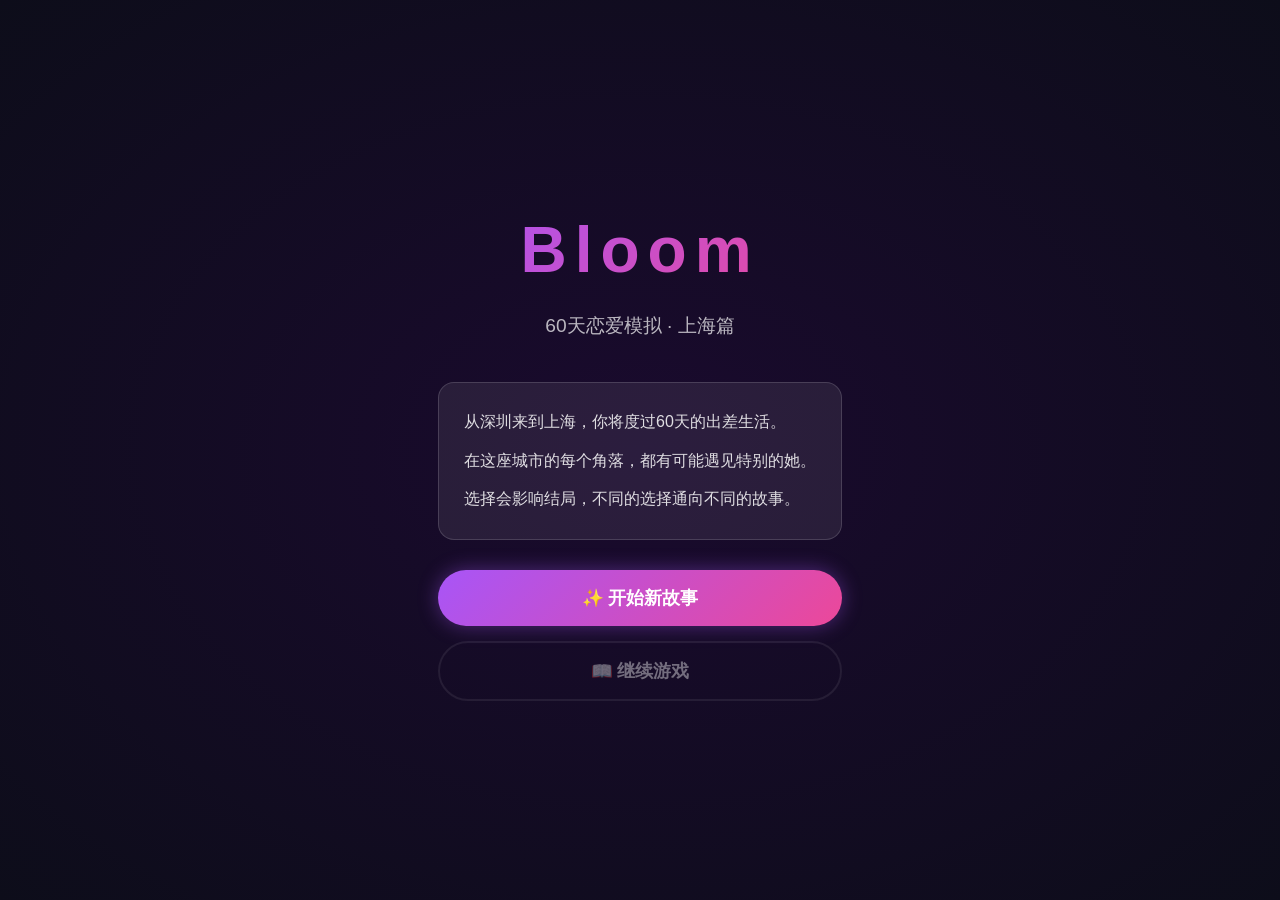
<file: bloom-v3-final.html>
<!DOCTYPE html>
<html lang="zh-CN">
<head>
    <meta charset="UTF-8">
    <meta name="viewport" content="width=device-width, initial-scale=1.0, maximum-scale=1.0, user-scalable=no">
    <title>Bloom · 60天恋爱模拟</title>
    <link rel="stylesheet" href="css/game.css">
    <link rel="stylesheet" href="css/bloom-ui-v3.css">
    <style>
        /* ===== 基础变量 ===== */
        :root {
            --bg-deep: #0d0d1a;
            --bg-deep-purple: #1a0a2e;
            --gradient-primary: linear-gradient(135deg, #a855f7 0%, #ec4899 100%);
            --glass-bg: rgba(255, 255, 255, 0.08);
            --glass-bg-hover: rgba(255, 255, 255, 0.12);
            --glass-border: rgba(255, 255, 255, 0.15);
            --radius-sm: 8px;
            --radius-md: 12px;
            --radius-lg: 16px;
            --radius-xl: 24px;
            --shadow-card: 0 8px 32px rgba(0, 0, 0, 0.3);
            --shadow-glow-purple: 0 0 20px rgba(168, 85, 247, 0.4);
            --char-wenya: #c084fc;
            --char-xiayang: #fb923c;
            --char-sujingyi: #34d399;
            --char-luxiao: #f43f5e;
            --char-linwanqing: #60a5fa;
        }

        * { box-sizing: border-box; margin: 0; padding: 0; }
        body {
            font-family: 'PingFang SC', 'Microsoft YaHei', sans-serif;
            background: var(--bg-deep);
            color: white;
            min-height: 100vh;
            overflow-x: hidden;
        }

        /* ===== 星空背景 ===== */
        .starry-bg {
            position: fixed;
            top: 0; left: 0;
            width: 100%; height: 100%;
            z-index: 0;
            overflow: hidden;
        }
        .stars-layer-1, .stars-layer-2, .stars-layer-3 {
            position: absolute;
            width: 100%; height: 100%;
            background-image: radial-gradient(2px 2px at 20px 30px, white, transparent),
                              radial-gradient(2px 2px at 40px 70px, rgba(255,255,255,0.8), transparent),
                              radial-gradient(1px 1px at 90px 40px, white, transparent);
            background-size: 200px 200px;
        }
        .stars-layer-2 { opacity: 0.5; animation: twinkle 4s ease-in-out infinite; }
        .stars-layer-3 { opacity: 0.3; animation: twinkle 6s ease-in-out infinite reverse; }
        @keyframes twinkle {
            0%, 100% { opacity: 0.3; }
            50% { opacity: 0.6; }
        }

        /* ===== 游戏容器 ===== */
        #game-container {
            position: relative;
            z-index: 1;
            min-height: 100vh;
        }

        /* ===== 页面通用 ===== */
        .page { display: none; min-height: 100vh; padding: 20px; }
        .page.active { display: block; }

        /* ===== 极简顶部栏 ===== */
        .top-bar-v3 {
            position: fixed;
            top: 0; left: 0; right: 0;
            height: 60px;
            display: flex;
            align-items: center;
            justify-content: space-between;
            padding: 0 20px;
            background: rgba(13, 13, 26, 0.9);
            backdrop-filter: blur(10px);
            -webkit-backdrop-filter: blur(10px);
            z-index: 100;
            border-bottom: 1px solid rgba(255,255,255,0.05);
        }
        .day-info-v3 {
            display: flex;
            align-items: center;
            gap: 12px;
        }
        .day-number-v3 {
            font-size: 1.5rem;
            font-weight: 700;
            background: var(--gradient-primary);
            -webkit-background-clip: text;
            background-clip: text;
            color: transparent;
        }
        .phase-name-v3 {
            color: rgba(255,255,255,0.7);
            font-size: 1rem;
        }
        .affinity-btn {
            width: 44px; height: 44px;
            background: var(--gradient-primary);
            border-radius: 50%;
            border: none;
            font-size: 1.5rem;
            cursor: pointer;
            display: flex;
            align-items: center;
            justify-content: center;
            box-shadow: var(--shadow-glow-purple);
            transition: transform 0.3s, box-shadow 0.3s;
            animation: float 4s ease-in-out infinite;
        }
        .affinity-btn:hover {
            transform: scale(1.1);
            box-shadow: 0 0 30px rgba(168, 85, 247, 0.6);
        }

        /* ===== 首页 ===== */
        #landing-page {
            display: flex;
            align-items: center;
            justify-content: center;
            background: radial-gradient(ellipse at center, var(--bg-deep-purple) 0%, var(--bg-deep) 100%);
        }
        .landing-content-v3 {
            text-align: center;
            max-width: 500px;
            padding: 40px;
        }
        .game-title-v3 {
            font-size: 4rem;
            font-weight: 800;
            background: var(--gradient-primary);
            -webkit-background-clip: text;
            background-clip: text;
            color: transparent;
            margin-bottom: 10px;
            letter-spacing: 8px;
        }
        .landing-subtitle-v3 {
            font-size: 1.2rem;
            color: rgba(255,255,255,0.7);
            margin-bottom: 40px;
        }
        .intro-box-v3 {
            background: var(--glass-bg);
            border: 1px solid var(--glass-border);
            border-radius: var(--radius-lg);
            padding: 25px;
            margin-bottom: 30px;
            text-align: left;
        }
        .intro-box-v3 p {
            color: rgba(255,255,255,0.85);
            line-height: 1.8;
            margin-bottom: 10px;
        }
        .intro-box-v3 p:last-child { margin-bottom: 0; }
        .menu-buttons-v3 {
            display: flex;
            flex-direction: column;
            gap: 15px;
        }
        .menu-btn-v3 {
            padding: 16px 30px;
            border-radius: 30px;
            font-size: 1.1rem;
            font-weight: 600;
            cursor: pointer;
            transition: all 0.3s;
        }
        .menu-btn-v3.primary {
            background: var(--gradient-primary);
            border: none;
            color: white;
            box-shadow: var(--shadow-glow-purple);
        }
        .menu-btn-v3.primary:hover {
            transform: translateY(-3px);
            box-shadow: 0 0 30px rgba(168, 85, 247, 0.6);
        }
        .menu-btn-v3.secondary {
            background: transparent;
            border: 2px solid var(--glass-border);
            color: rgba(255,255,255,0.8);
        }
        .menu-btn-v3.secondary:hover {
            background: var(--glass-bg);
            border-color: rgba(168, 85, 247, 0.5);
        }
        .menu-btn-v3:disabled {
            opacity: 0.5;
            cursor: not-allowed;
        }

        /* ===== 游戏主内容 ===== */
        .game-main-v3 {
            padding-top: 80px;
            max-width: 800px;
            margin: 0 auto;
        }

        /* ===== Toast ===== */
        .toast {
            position: fixed;
            bottom: 30px;
            left: 50%;
            transform: translateX(-50%) translateY(100px);
            background: var(--gradient-primary);
            padding: 12px 24px;
            border-radius: 25px;
            font-size: 1rem;
            z-index: 9999;
            opacity: 0;
            transition: all 0.3s ease;
            box-shadow: var(--shadow-glow-purple);
        }
        .toast.show {
            transform: translateX(-50%) translateY(0);
            opacity: 1;
        }

        /* ===== 好感度气泡提示 ===== */
        .affinity-tip-bubble {
            position: fixed;
            top: 80px;
            left: 50%;
            transform: translateX(-50%);
            background: linear-gradient(135deg, #a855f7, #ec4899);
            padding: 12px 24px;
            border-radius: 20px;
            font-size: 0.95rem;
            z-index: 2000;
            animation: slideInDown 0.5s ease-out;
            box-shadow: var(--shadow-glow-purple);
        }

        /* ===== 特殊动画 ===== */
        @keyframes float {
            0%, 100% { transform: translateY(0); }
            50% { transform: translateY(-5px); }
        }
        @keyframes slideInDown {
            from { transform: translateX(-50%) translateY(-30px); opacity: 0; }
            to { transform: translateX(-50%) translateY(0); opacity: 1; }
        }
        @keyframes slideInUp {
            from { transform: translateY(30px); opacity: 0; }
            to { transform: translateY(0); opacity: 1; }
        }

        /* ===== 角色立绘占位符 ===== */
        .char-placeholder {
            width: 180px;
            height: 250px;
            background: var(--glass-bg);
            border-radius: 20px;
            display: flex;
            align-items: center;
            justify-content: center;
            font-size: 5rem;
            border: 3px solid;
        }

        /* ===== 移动端优化 ===== */
        @media (max-width: 768px) {
            .game-title-v3 { font-size: 3rem; letter-spacing: 4px; }
            .top-bar-v3 { padding: 0 15px; }
            .day-number-v3 { font-size: 1.3rem; }
            .phase-name-v3 { font-size: 0.9rem; }
        }
    </style>
</head>
<body>
    <div id="game-container">
        <!-- 星空背景 -->
        <div class="starry-bg">
            <div class="stars-layer-1"></div>
            <div class="stars-layer-2"></div>
            <div class="stars-layer-3"></div>
        </div>

        <!-- 极简顶部栏 -->
        <div class="top-bar-v3" id="top-bar" style="display: none;">
            <div class="day-info-v3">
                <span class="day-number-v3" id="day-display">Day 1</span>
                <span class="phase-name-v3" id="phase-display">落地期</span>
            </div>
            <button class="affinity-btn" id="affinity-btn" onclick="game.toggleAffinityPanel()">💕</button>
        </div>

        <!-- 首页 -->
        <div id="landing-page" class="page active">
            <div class="landing-content-v3">
                <h1 class="game-title-v3">Bloom</h1>
                <p class="landing-subtitle-v3">60天恋爱模拟 · 上海篇</p>
                <div class="intro-box-v3">
                    <p>从深圳来到上海，你将度过60天的出差生活。</p>
                    <p>在这座城市的每个角落，都有可能遇见特别的她。</p>
                    <p>选择会影响结局，不同的选择通向不同的故事。</p>
                </div>
                <div class="menu-buttons-v3">
                    <button class="menu-btn-v3 primary" onclick="game.startNewStory()">✨ 开始新故事</button>
                    <button class="menu-btn-v3 secondary" id="btn-continue" onclick="game.continueGame()" disabled>📖 继续游戏</button>
                </div>
            </div>
        </div>

        <!-- 游戏主页面 -->
        <div id="game-main-v3" class="page">
            <div class="game-main-v3">
                <!-- 内容由JS动态填充 -->
            </div>
        </div>

        <!-- 每日主干播报弹窗 -->
        <div class="day-report-popup" id="day-report-popup">
            <div class="day-report-backdrop"></div>
            <div class="day-report-container">
                <div class="star-particle"></div>
                <div class="star-particle"></div>
                <div class="day-report-card">
                    <div class="day-header">
                        <span class="day-number" id="report-day">Day 1</span>
                    </div>
                    <div class="phase-tag" id="report-phase">🛬 落地期</div>
                    <div class="narrative-content" id="report-narrative"></div>
                    <button class="btn-continue" id="report-continue-btn">继续</button>
                </div>
            </div>
        </div>

        <!-- 场景选择弹窗 -->
        <div class="scene-selection-popup" id="scene-selection-popup">
            <div class="scene-backdrop"></div>
            <div class="scene-container">
                <div class="scene-title">「今天你想做什么？」</div>
                <div class="scene-subtitle">选择一个地方，度过在上海的一天……</div>
                <div class="scene-grid" id="scene-grid"></div>
                <div class="scene-hint-footer">
                    <span>💡 场景选择影响遇见谁</span>
                </div>
            </div>
        </div>

        <!-- 对话互动界面 -->
        <div class="dialogue-container" id="dialogue-container">
            <div class="dialogue-bg-blur"></div>
            <div class="character-avatar" id="char-avatar">
                <div class="char-placeholder" id="char-avatar-placeholder">🌸</div>
                <div class="character-name-tag" id="char-name-tag">温雅</div>
                <div class="mood-indicator" id="char-mood">😊</div>
            </div>
            <div class="dialogue-area" id="dialogue-area"></div>
            <div class="dialogue-progress" id="dialogue-progress">
                <div class="progress-dot active" id="dot-1"></div>
                <div class="progress-dot" id="dot-2"></div>
                <div class="progress-dot" id="dot-3"></div>
                <span class="progress-text" id="progress-text">1/3</span>
            </div>
        </div>

        <!-- 今日结束弹窗 -->
        <div class="today-end-popup" id="today-end-popup">
            <div class="today-end-container">
                <div class="today-end-title">
                    <span>✨</span>
                    <span id="end-title-day">Day 1</span>
                    <span>今日收获</span>
                </div>
                <div class="day-summary" id="day-summary"></div>
                <div class="affinity-change" id="affinity-change"></div>
                <div class="today-end-quote" id="end-quote"></div>
                <div class="today-end-buttons">
                    <button onclick="game.nextDay()">🌙 进入明天</button>
                </div>
            </div>
        </div>

        <!-- 好感度看板面板 -->
        <div class="affinity-panel" id="affinity-panel">
            <div class="affinity-panel-title">
                <h3>💕 关系一览</h3>
                <span class="affinity-count" id="affinity-count">共5位角色</span>
            </div>
            <div class="affinity-list" id="affinity-list"></div>
        </div>

        <!-- 角色解锁卡片 -->
        <div class="character-unlock-popup" id="character-unlock-popup">
            <div class="character-unlock-backdrop"></div>
            <div class="character-unlock-card" id="unlock-card"></div>
        </div>

        <!-- 暧昧/恋人阶段提示弹窗 -->
        <div class="relationship-change-popup" id="relationship-change-popup">
            <div class="relationship-change-container">
                <div class="relationship-change-icon" id="rel-change-icon">✨</div>
                <div class="relationship-change-title">关系变化</div>
                <div class="relationship-change-subtitle" id="rel-change-subtitle">
                    你和 xxx 之间好像有些不同了……
                </div>
                <div class="relationship-change-message">
                    <p id="rel-change-message">她看你的眼神，和以前不一样了。</p>
                </div>
                <div class="relationship-change-stage" id="rel-change-stage">【暧昧】</div>
                <div class="relationship-change-unlock" id="rel-change-unlock">
                    从现在起，你可以主动联系她了。
                </div>
                <button class="relationship-change-button" onclick="game.closeRelationshipPopup()">我知道了</button>
            </div>
        </div>

        <!-- 脚踏多船警告弹窗 -->
        <div class="multiple-relationship-warning" id="multiple-relationship-warning">
            <div class="multiple-relationship-backdrop"></div>
            <div class="multiple-relationship-box">
                <div class="warning-icon">⚠️</div>
                <div class="warning-title">等一下……</div>
                <div class="warning-subtitle" id="warning-subtitle">你和 xxx 还在一起呢。</div>
                <div class="warning-message" id="warning-message">
                    你确定要这么做吗？
                </div>
                <div class="warning-options">
                    <div class="warning-option" onclick="game.chooseWarningOption('continue')">
                        <span class="warning-option-label">A. 继续</span>
                        <span class="warning-option-description">同时交往两人</span>
                    </div>
                    <div class="warning-option" onclick="game.chooseWarningOption('cancel')">
                        <span class="warning-option-label">B. 算了</span>
                        <span class="warning-option-description">还是拒绝她吧</span>
                    </div>
                    <div class="warning-option" onclick="game.chooseWarningOption('breakup')">
                        <span class="warning-option-label">C. 先说清楚</span>
                        <span class="warning-option-description">先和 xxx 说清楚，再开始这段感情</span>
                    </div>
                </div>
                <div class="warning-hint">💡 脚踏多船有风险，请谨慎选择</div>
            </div>
        </div>

        <!-- 翻车事件弹窗 -->
        <div class="crash-event-popup" id="crash-event-popup">
            <div class="crash-event-backdrop"></div>
            <div class="crash-event-container">
                <div class="crash-event-header">
                    <div class="crash-event-icon">💔</div>
                    <div class="crash-event-title">意外发生了……</div>
                    <div class="crash-event-subtitle" id="crash-subtitle">她们碰面了</div>
                </div>
                <div class="crash-event-scene" id="crash-scene">
                    公司年会上，夏阳和林婉清恰好坐在同一桌。不知道谁先提起，她们聊起了你……
                </div>
                <div class="crash-event-options">
                    <div class="crash-event-option" onclick="game.handleCrash('confess')">
                        <span class="crash-option-label">A. 坦白认错</span>
                        <span class="crash-option-description">诚实面对</span>
                        <span class="crash-option-consequence">关系各-30，可能被原谅</span>
                    </div>
                    <div class="crash-event-option" onclick="game.handleCrash('lie')">
                        <span class="crash-option-label">B. 撒谎圆场</span>
                        <span class="crash-option-description">随机应变</span>
                        <span class="crash-option-consequence">50%成功维持，50%分手</span>
                    </div>
                    <div class="crash-event-option" onclick="game.handleCrash('confess_all')">
                        <span class="crash-option-label">C. 坦然摊牌</span>
                        <span class="crash-option-description">全盘托出</span>
                        <span class="crash-option-consequence">全部分手，海王陨落结局</span>
                    </div>
                </div>
                <div class="crash-event-severity" id="crash-severity">
                    🔥 海王状态：同时交往2人
                </div>
            </div>
        </div>

        <!-- Toast提示 -->
        <div class="toast" id="toast"></div>

        <!-- 好感度气泡提示 -->
        <div class="affinity-tip-bubble" id="affinity-tip-bubble" style="display: none;"></div>
    </div>

    <script>
// ========== 《Bloom》游戏引擎 V3 Final ==========
// 基于PM终审设计文档重构

// ===== 角色数据 =====
const CHARACTERS = {
    wenya: {
        id: 'wenya', name: '温雅', age: 26, job: '美术老师',
        mbti: 'INFP', emoji: '🌸',
        color: '#c084fc',
        desc: '住在你隔壁的邻居，安静而温柔',
        trait: '温柔、敏感、喜欢画画',
        impression_first: '笑起来眼睛弯成月牙，但认真的时候安静得像另一个人。',
        impression_good: '她说话很快，但有些话说到一半会停下来，像是在决定要不要真的说出口。',
        impression_flirt: '你开始注意到她找借口靠近你的方式，她好像以为你没发现。',
        impression_love: '她把备忘录里的一首歌发给你，说「这是你」。你听了三遍，没有反驳。',
        location: '上海本地'
    },
    xiayang: {
        id: 'xiayang', name: '夏阳', age: 22, job: '交大女大学生',
        mbti: 'ESFP', emoji: '☀️',
        color: '#fb923c',
        desc: '阳光开朗的大学生，活力四射',
        trait: '开朗、直爽、有感染力',
        impression_first: '她的笑容像是会发光，让人忍不住也想跟着笑。',
        impression_good: '她说话很快，有时候会突然安静下来看你，像是在确认什么。',
        impression_flirt: '她开始用各种理由约你，每次见面眼睛都亮亮的。',
        impression_love: '她把耳机分给你一只，说这首歌让她想到你。你们听完了一整张专辑。',
        location: '外地来沪'
    },
    sujingyi: {
        id: 'sujingyi', name: '苏静怡', age: 29, job: '医生',
        mbti: 'ISTJ', emoji: '🩺',
        color: '#34d399',
        desc: '医院里的医生，沉稳而专业',
        trait: '冷静、理性、外冷内热',
        impression_first: '她的眼神很稳，看人的时候像是能看穿你。',
        impression_good: '她开始会在你面前放松下来，偶尔会露出一丝笑意。',
        impression_flirt: '她会用专业术语说一些其实很暧昧的话，然后装作若无其事。',
        impression_love: '她在值班室的窗边等你，手里拿着两杯咖啡。什么都不说，但都在咖啡里了。',
        location: '上海本地'
    },
    luxiao: {
        id: 'luxiao', name: '陆潇', age: 28, job: '法餐厅主理人',
        mbti: 'ENTJ', emoji: '🔥',
        color: '#f43f5e',
        desc: '自己开法餐厅的独立女性',
        trait: '强势、有主见、精致',
        impression_first: '她站在那里，不用说话就能让人感受到气场。',
        impression_good: '她开始问你的喜好，会记住你说过的话。',
        impression_flirt: '她用餐厅主理人的方式照顾你，每一道菜都是精心设计。',
        impression_love: '她把餐厅最好的位置留给你，说这是「为你准备的」。',
        location: '上海本地'
    },
    linwanqing: {
        id: 'linwanqing', name: '林婉清', age: 30, job: '公司高管',
        mbti: 'ESTJ', emoji: '💼',
        color: '#60a5fa',
        desc: '项目客户的老总，干练优雅',
        trait: '干练、优雅、成功人士',
        impression_first: '她的高跟鞋声音在走廊里回响，自信而从容。',
        impression_good: '她开始会找你单独讨论项目之外的事情。',
        impression_flirt: '她的眼神里多了一些东西，会在你面前稍微放下防备。',
        impression_love: '她把私人手机号给你，说「有事可以直接联系我」。那是第一次。',
        location: '上海本地'
    }
};

// ===== 场景配置 =====
const SCENES = {
    office: {
        id: 'office', name: '去客户现场工作', emoji: '💼',
        chars: ['linwanqing'],
        hint: '可能遇见客户方的人'
    },
    cafe: {
        id: 'cafe', name: '去咖啡馆', emoji: '☕',
        chars: ['sujingyi', 'wenya'],
        hint: '安静的空间，适合独处'
    },
    river: {
        id: 'river', name: '傍晚黄浦江边散步', emoji: '🌃',
        chars: ['xiayang', 'wenya'],
        hint: '江风轻拂，适合放空'
    },
    restaurant: {
        id: 'restaurant', name: '去附近小馆子吃饭', emoji: '🍜',
        chars: ['xiayang', 'luxiao'],
        hint: '烟火气十足的地方'
    },
    shopping: {
        id: 'shopping', name: '去南京路逛街', emoji: '🛍️',
        chars: ['linwanqing', 'sujingyi'],
        hint: '繁华的商业街'
    },
    running: {
        id: 'running', name: '晨跑（滨江公园）', emoji: '🏃',
        chars: ['xiayang'],
        hint: '运动健身的好去处'
    },
    bar: {
        id: 'bar', name: '去酒吧/live house', emoji: '🎵',
        chars: ['wenya', 'luxiao'],
        hint: '音乐的夜晚'
    },
    museum: {
        id: 'museum', name: '去上海博物馆', emoji: '🏛️',
        chars: ['sujingyi', 'wenya'],
        hint: '文化与历史的沉淀'
    },
    french_restaurant: {
        id: 'french_restaurant', name: '去法餐厅', emoji: '🍷',
        chars: ['luxiao'],
        hint: '精致的法式料理'
    },
    art_class: {
        id: 'art_class', name: '去画室/学画画', emoji: '🎨',
        chars: ['wenya'],
        hint: '艺术的气息'
    },
    hospital: {
        id: 'hospital', name: '去医院', emoji: '🏥',
        chars: ['sujingyi'],
        hint: '体检/取报告'
    },
    campus: {
        id: 'campus', name: '去交大校园', emoji: '📚',
        chars: ['xiayang'],
        hint: '青春的校园'
    },
    neighbor: {
        id: 'neighbor', name: '和邻居串门', emoji: '🏠',
        chars: ['wenya'],
        hint: '温馨的邻里时光',
        requiresFlirt: true
    }
};

// ===== 阶段配置 =====
const PHASES = {
    1: { name: '落地期', emoji: '🛬', start: 1, end: 10, mood: '新鲜感+陌生感' },
    2: { name: '磨合期', emoji: '🏃', start: 11, end: 25, mood: '压力+探索' },
    3: { name: '转折期', emoji: '⚡', start: 26, end: 40, mood: '紧张+心动' },
    4: { name: '深入期', emoji: '🌸', start: 41, end: 50, mood: '甜蜜/纠结' },
    5: { name: '倒计时', emoji: '🌙', start: 51, end: 58, mood: '不舍+焦虑' },
    6: { name: '结局日', emoji: '🌅', start: 59, end: 60, mood: '结局' }
};

// ===== 相遇叙述模板 =====
const ENCOUNTER_NARRATIVES = {
    linwanqing: [
        '客户方今天有个临时会议，林婉清正好也在。走廊里碰见，她朝你点了点头。',
        '会议室门口，你们不期而遇。她看起来刚处理完一件棘手的事。',
        '加班到很晚，电梯里只有你们两个人。她看了你一眼，没有说话。'
    ],
    luxiao: [
        '餐厅的灯光柔和而温暖。吧台后面的人抬起头，朝你笑了一下——这是她的主场。',
        '路过她的餐厅，橱窗里映出她正在和客人交谈的身影。',
        '下雨天，你推门进去躲雨。她正在吧台后面，看到你进来，眼神亮了一下。'
    ],
    wenya: [
        '靠窗的位置刚空出来，你刚坐下，就注意到角落里有人在画速写——抬起头，和你对视了一秒。',
        '隔壁传来轻轻的钢琴声。她刚好打开门，手里拿着一杯热茶。',
        '画廊里，你的目光被一幅画吸引。转头发现，她也在看同一幅画。'
    ],
    xiayang: [
        '有人以和你一致的步伐慢跑过来，然后主动慢下来：「这么巧？」',
        '操场上，她正在做拉伸。看到你走过来，她挥了挥手。',
        '咖啡店里，你正看着窗外。她端着咖啡坐到你对面：「这里有人吗？」'
    ],
    sujingyi: [
        '体检报告需要工作日取。你在医院走廊排队，听到有人叫你的名字——是苏静怡。',
        '书店门口，你们同时伸手去拿同一本书。抬起头，是她。',
        '咖啡馆的角落里，她正对着电脑工作。你在她对面坐下，她抬起头：「是你。」'
    ]
};

// ===== 每日主干叙述 =====
const DAILY_NARRATIVES = [
    // 落地期 (Day 1-10)
    '今天是新生活的开始。阳光从窗帘缝隙里透进来，你看了看窗外陌生的城市。',
    '上海的街道上人来人往。你在这里还没有熟人，但一切都在慢慢展开。',
    '工作进展顺利，客户对你的方案很满意。难得的清闲时光。',
    '适应一个新城市需要时间。你开始记住附近咖啡馆的味道。',
    '加班到深夜，但心里却意外地平静。这座城市正在慢慢接纳你。',
    '周末的上海格外热闹。你决定在附近走走，看看这座城市的模样。',
    '项目进入关键阶段，你需要更多时间投入工作。',
    '和同事们一起吃了顿饭，了解了更多关于这个城市的故事。',
    '天气很好，下班后你在附近逛了逛。陌生的街角开始变得熟悉。',
    '第一个周末就要过去了。你开始期待在这里的新生活。',

    // 磨合期 (Day 11-25)
    '项目进入新阶段，你需要适应新的工作节奏。',
    '有些疲惫，但也有收获。上海渐渐变得不那么陌生了。',
    '今天遇到了一些挑战，但都一一解决了。',
    '客户对你的工作越来越信任，这让你感到欣慰。',
    '和几位同事渐渐熟悉起来，午餐时间不再那么孤单。',
    '上海的梅雨季节来了，淅淅沥沥的雨声陪伴着你加班。',
    '周末，你第一次去了外滩。灯火璀璨的夜景让你有些感慨。',
    '工作之余，你开始探索这座城市的更多角落。',
    '有人说你适应得很好，但你知道自己还在适应的路上。',
    '忙碌的一周结束了。你躺在床上，想着过去的日子。',
    '今天的工作特别顺利，客户请你喝了杯咖啡表示感谢。',
    '天气转晴，你决定下班后去公园走走。',
    '项目遇到了一个小问题，但你们团队齐心协力解决了。',
    '你在思考，也许可以考虑在这座城市待更久一点。',
    '收到了一封意想不到的邮件，让你的心情有些复杂。',

    // 转折期 (Day 26-40)
    '项目接近尾声，有些不舍。你开始思考接下来的安排。',
    '今天发生了一些事情，让你的心情有些起伏。',
    '有人对你说了一些话，你想了很久。',
    '你开始注意到一些以前没有注意到的细节。',
    '上海的秋天来了，梧桐叶开始变黄。',
    '今天下班后，你没有直接回酒店，而是选择了另一条路。',
    '有些事情正在悄悄发生变化。',
    '你遇到了一个人，有些特别。',
    '今天阳光很好，适合出去走走。也许会有意想不到的相遇。',
    '工作的意义不只是完成任务，还有更多的可能性。',
    '有人问你是否喜欢上海。你想了很久，给出了一个模糊的答案。',
    '夜晚的上海格外迷人。你站在江边，想着心事。',
    '有些决定，似乎正在慢慢形成。',
    '今天和往常不一样，你感觉到了什么。',
    '你开始期待每一天的到来。',

    // 深入期 (Day 41-50)
    '时间过得很快，转眼已经在这里快两个月了。',
    '有些东西已经变得很重要，重要到你不想失去。',
    '今天你做了一个决定，关于未来的决定。',
    '有些人已经成为了你生活中不可或缺的一部分。',
    '上海这座城市，对你来说已经不只是出差的地方了。',
    '有些话想说，但又不确定该怎么说。',
    '你在想，也许可以在这里创造新的可能。',
    '今天的事情让你更加确定了自己的心意。',
    '时间在流逝，但有些东西反而越来越清晰。',
    '你开始认真考虑一些以前没有认真想过的事情。',

    // 倒计时 (Day 51-58)
    '出差的日子开始倒计时了。',
    '有些事情需要做决定了。',
    '还有多少时间？够不够说出想说的话？',
    '你在计算剩余的日子，心里有些不舍。',
    '该来的总会来，该面对的也要面对。',
    '还有一些话没说，还有一些事没做。',
    '倒计时开始，你开始珍惜每一天。',
    '最后的日子，你想好好度过。',

    // 结局日 (Day 59-60)
    '最后一天了。',
    '明天就要离开，今天你想好好道别。'
];

// ===== 三次对话数据 =====
const DIALOGUES = {
    wenya: [
        {
            text: '（在咖啡馆画速写）你也在画速写吗？我以为只有我会在这种地方画画。',
            options: [
                { text: '是的，我觉得这里氛围很好', affection: 5 },
                { text: '只是随便画几笔，我不太会', affection: 2 }
            ]
        },
        {
            text: '你是新来上海的吗？我好像没见过你。我叫温雅，住在这附近。',
            options: [
                { text: '我叫...，刚来出差不久', affection: 5 },
                { text: '嗯，刚来不久。请多关照', affection: 3 }
            ]
        },
        {
            text: '下次有机会的话，可以一起画画吗？我觉得和你聊天很舒服。',
            options: [
                { text: '好啊，我也很喜欢这里的氛围', affection: 8 },
                { text: '再说吧，最近工作有点忙', affection: 0 }
            ]
        }
    ],
    xiayang: [
        {
            text: '哈！又遇到你了！你是住这附近吗？我好像经常在这条路上看到你。',
            options: [
                { text: '对，我住这边。你每天都在这跑步吗？', affection: 5 },
                { text: '嗯，刚搬来不久', affection: 3 }
            ]
        },
        {
            text: '你今天跑步的步频不太稳哦！要不要我教你？',
            options: [
                { text: '好啊，那就麻烦你了', affection: 8 },
                { text: '不用了，我自己练练就好', affection: 2 }
            ]
        },
        {
            text: '认识一下吧！我叫夏阳，交大大三学生。你呢？',
            options: [
                { text: '我是来出差的，平时工作比较忙', affection: 5 },
                { text: '叫我...就好，很高兴认识你', affection: 8 }
            ]
        }
    ],
    sujingyi: [
        {
            text: '（在咖啡馆看书）你也喜欢来这家店吗？我第一次看到你。',
            options: [
                { text: '是啊，这家店很安静，适合工作', affection: 5 },
                { text: '碰巧路过，感觉不错', affection: 3 }
            ]
        },
        {
            text: '我是医生，平时工作很忙，难得来放松一下。你是做什么工作的？',
            options: [
                { text: '咨询顾问，最近在上海出差', affection: 5 },
                { text: '金融相关的工作', affection: 3 }
            ]
        },
        {
            text: '（合上书）难得遇到聊得来的人。要不要交换个联系方式？',
            options: [
                { text: '好啊，以后有空可以再聊', affection: 8 },
                { text: '好，我的微信是...', affection: 10 }
            ]
        }
    ],
    luxiao: [
        {
            text: '欢迎光临。（从吧台后抬起头）你是第一次来吧？',
            options: [
                { text: '是的，朋友推荐的', affection: 5 },
                { text: '路过顺便进来看看', affection: 3 }
            ]
        },
        {
            text: '我自己开的这家店，每天都在。你呢？看你不像游客。',
            options: [
                { text: '我是来出差的，住附近', affection: 5 },
                { text: '算是吧，在这边工作一段时间', affection: 3 }
            ]
        },
        {
            text: '（倒了一杯酒递给你）这杯我请。第一次来的客人，都是缘分。',
            options: [
                { text: '谢谢，我很喜欢这家店的氛围', affection: 8 },
                { text: '太客气了，那我下次再来', affection: 5 }
            ]
        }
    ],
    linwanqing: [
        {
            text: '（在客户会议室）你也在这里？项目进展得怎么样了？',
            options: [
                { text: '很顺利，感谢您的支持', affection: 5 },
                { text: '有一些进展，还在推进中', affection: 3 }
            ]
        },
        {
            text: '（走廊里）难得看到你不忙的样子。周末有什么安排吗？',
            options: [
                { text: '打算在上海逛逛', affection: 5 },
                { text: '还没想好，您呢？', affection: 8 }
            ]
        },
        {
            text: '（下班后）我刚处理完事情，要不要一起喝杯咖啡？',
            options: [
                { text: '好啊，难得有机会', affection: 8 },
                { text: '抱歉，今天有点累了', affection: 0 }
            ]
        }
    ]
};

// ===== 游戏状态类 =====
class GameState {
    constructor() {
        this.reset();
    }

    reset() {
        this.day = 1;
        this.phase = 1;
        this.charAffinities = {};
        this.charUnlocked = {};
        this.charImpressions = {};
        this.charFirstMeet = {};
        this.affinitiesAtDayStart = {};
        this.hasLovers = [];
        this.isHarem = false;
        this.crashCount = 0;
        this.guidanceShown = { day1: false, day2: false, day3: false, aff40: {}, aff60: {}, aff80: {} };
        this.flirtUnlocks = [];

        Object.keys(CHARACTERS).forEach(id => {
            this.charAffinities[id] = 0;
            this.charUnlocked[id] = false;
            this.charImpressions[id] = 'first';
            this.guidanceShown.aff40[id] = false;
            this.guidanceShown.aff60[id] = false;
            this.guidanceShown.aff80[id] = false;
        });
    }

    getPhase(day) {
        for (let i = 1; i <= 6; i++) {
            if (day >= PHASES[i].start && day <= PHASES[i].end) return i;
        }
        return 6;
    }

    getPhaseName(phase) {
        return `${PHASES[phase].emoji} ${PHASES[phase].name}`;
    }

    getAffectionStage(affinity) {
        if (affinity >= 80) return { name: '恋人', color: 'rgba(244,63,94,0.4)' };
        if (affinity >= 60) return { name: '暧昧', color: 'rgba(236,72,153,0.4)' };
        if (affinity >= 40) return { name: '好感', color: 'rgba(251,146,60,0.4)' };
        if (affinity >= 20) return { name: '相识', color: 'rgba(96,165,250,0.4)' };
        return { name: '陌生', color: 'rgba(255,255,255,0.2)' };
    }

    save() {
        localStorage.setItem('bloom_v3_save', JSON.stringify({
            day: this.day,
            phase: this.phase,
            charAffinities: this.charAffinities,
            charUnlocked: this.charUnlocked,
            charImpressions: this.charImpressions,
            charFirstMeet: this.charFirstMeet,
            hasLovers: this.hasLovers,
            isHarem: this.isHarem,
            crashCount: this.crashCount,
            guidanceShown: this.guidanceShown,
            flirtUnlocks: this.flirtUnlocks
        }));
    }

    load() {
        const data = localStorage.getItem('bloom_v3_save');
        if (data) {
            const parsed = JSON.parse(data);
            Object.assign(this, parsed);
            return true;
        }
        return false;
    }

    hasSave() {
        return !!localStorage.getItem('bloom_v3_save');
    }
}

// ===== 游戏引擎类 =====
class Game {
    constructor() {
        this.state = new GameState();
        this.currentScene = null;
        this.currentChar = null;
        this.currentDialogueIndex = 0;
        this.todayEncounterChar = null;
        this.todayNarrative = '';
        this.isProcessingChoice = false;
        this.affinityPanelOpen = false;
        this.pendingConfession = null; // 存储待处理的表白对象
    }

    init() {
        this.checkContinue();
        this.setupEventListeners();
    }

    setupEventListeners() {
        // 点击看板外部关闭
        document.addEventListener('click', (e) => {
            if (this.affinityPanelOpen && !e.target.closest('#affinity-panel') && !e.target.closest('#affinity-btn')) {
                this.toggleAffinityPanel();
            }
        });

        // 每日播报继续按钮
        document.getElementById('report-continue-btn').onclick = () => this.closeDayReport();
    }

    checkContinue() {
        const btn = document.getElementById('btn-continue');
        if (btn) btn.disabled = !this.state.hasSave();
    }

    showPage(id) {
        document.querySelectorAll('.page').forEach(p => p.classList.remove('active'));
        document.getElementById(id)?.classList.add('active');
    }

    showToast(msg, duration = 2000) {
        const toast = document.getElementById('toast');
        toast.textContent = msg;
        toast.classList.add('show');
        setTimeout(() => toast.classList.remove('show'), duration);
    }

    showAffinityTip(msg) {
        const tip = document.getElementById('affinity-tip-bubble');
        tip.textContent = msg;
        tip.style.display = 'block';
        setTimeout(() => tip.style.display = 'none', 3000);
    }

    // ===== 游戏流程 =====
    startNewStory() {
        this.state.reset();
        this.state.day = 1;
        this.state.phase = this.state.getPhase(1);

        // 保存初始状态
        this.state.affinitiesAtDayStart = { ...this.state.charAffinities };

        document.getElementById('top-bar').style.display = 'flex';
        this.showPage('game-main-v3');

        this.updateTopBar();
        this.startDailyFlow();
    }

    continueGame() {
        if (this.state.load()) {
            document.getElementById('top-bar').style.display = 'flex';
            this.showPage('game-main-v3');
            this.updateTopBar();
            this.startDailyFlow();
        }
    }

    updateTopBar() {
        document.getElementById('day-display').textContent = `Day ${this.state.day}`;
        document.getElementById('phase-display').textContent = this.state.getPhaseName(this.state.phase);
    }

    // ===== 每日流程 =====
    startDailyFlow() {
        // 检查是否结束游戏
        if (this.state.day > 60) {
            this.showEnding();
            return;
        }

        this.state.phase = this.state.getPhase(this.state.day);
        this.updateTopBar();

        // 记录今日开始时的好感度
        this.state.affinitiesAtDayStart = { ...this.state.charAffinities };

        // 显示每日主干播报
        this.showDayReport();
    }

    showDayReport() {
        const popup = document.getElementById('day-report-popup');
        document.getElementById('report-day').textContent = `Day ${this.state.day}`;
        document.getElementById('report-phase').textContent = this.state.getPhaseName(this.state.phase);

        // 获取每日叙述
        const narrativeIndex = Math.min(this.state.day - 1, DAILY_NARRATIVES.length - 1);
        this.todayNarrative = DAILY_NARRATIVES[narrativeIndex];
        document.getElementById('report-narrative').innerHTML = `<p>「${this.todayNarrative}」</p>`;

        popup.classList.add('active');
    }

    closeDayReport() {
        document.getElementById('day-report-popup').classList.remove('active');

        // Day 1 引导 - 使用气泡提示
        if (this.state.day === 1 && !this.state.guidanceShown.day1) {
            this.state.guidanceShown.day1 = true;
            setTimeout(() => {
                this.showAffinityTip('💡 选择你今天想做的事，今天我们来走一遍完整流程');
            }, 300);
        }

        // 显示场景选择
        setTimeout(() => this.showSceneSelection(), 300);
    }

    showSceneSelection() {
        const popup = document.getElementById('scene-selection-popup');
        const grid = document.getElementById('scene-grid');

        // 构建场景列表
        let scenes = Object.values(SCENES);

        // 过滤需要暧昧才能进入的场景
        scenes = scenes.filter(scene => {
            if (scene.requiresFlirt) {
                const charId = scene.chars[0];
                const affinity = this.state.charAffinities[charId];
                return affinity >= 60; // 暧昧阶段才显示
            }
            return true;
        });

        grid.innerHTML = scenes.map(scene => {
            const isLocked = scene.requiresFlirt;
            return `
                <div class="scene-card ${isLocked ? 'active-contact' : ''}" onclick="game.selectScene('${scene.id}')">
                    <div class="scene-icon">${scene.emoji}</div>
                    <div class="scene-name">${scene.name}</div>
                    <div class="scene-hint">${scene.hint}</div>
                </div>
            `;
        }).join('');

        // 添加暧昧后可主动联系的选项
        const flirtChars = this.getAvailableFlirtChars();
        if (flirtChars.length > 0) {
            flirtChars.forEach(charId => {
                const char = CHARACTERS[charId];
                grid.innerHTML += `
                    <div class="scene-card active-contact" onclick="game.initiateContact('${charId}')">
                        <div class="scene-icon">💬</div>
                        <div class="scene-name">给${char.name}发消息</div>
                        <div class="scene-hint">主动出击 ✨</div>
                    </div>
                `;
            });
        }

        popup.classList.add('active');
    }

    getAvailableFlirtChars() {
        return this.state.flirtUnlocks.filter(charId => {
            const affinity = this.state.charAffinities[charId];
            return affinity >= 60 && affinity < 80; // 暧昧阶段
        });
    }

    selectScene(sceneId) {
        document.getElementById('scene-selection-popup').classList.remove('active');

        this.currentScene = SCENES[sceneId];
        this.todayEncounterChar = this.determineEncounter();

        if (this.todayEncounterChar) {
            // 解锁角色
            if (!this.state.charUnlocked[this.todayEncounterChar.id]) {
                this.state.charUnlocked[this.todayEncounterChar.id] = true;
                this.state.charFirstMeet[this.todayEncounterChar.id] = {
                    day: this.state.day,
                    scene: sceneId
                };
            }

            // 显示角色解锁卡片
            setTimeout(() => this.showCharacterUnlock(this.todayEncounterChar.id), 500);
        } else {
            // 没有遇到任何人，普通的一天
            setTimeout(() => {
                this.showToast('今天没有特别的相遇……');
                setTimeout(() => this.endDay(), 1500);
            }, 500);
        }
    }

    initiateContact(charId) {
        document.getElementById('scene-selection-popup').classList.remove('active');

        const char = CHARACTERS[charId];
        this.todayEncounterChar = char;
        this.currentScene = { id: 'contact', name: `联系${char.name}`, emoji: '💬' };

        if (!this.state.charUnlocked[charId]) {
            this.state.charUnlocked[charId] = true;
            this.state.charFirstMeet[charId] = {
                day: this.state.day,
                scene: '主动联系'
            };
        }

        setTimeout(() => this.showCharacterUnlock(charId), 500);
    }

    determineEncounter() {
        // 获取当前场景可触发的角色
        const availableChars = [...this.currentScene.chars];

        if (availableChars.length === 0) return null;

        // 已解锁的角色优先
        const unlockedChars = availableChars.filter(id => this.state.charUnlocked[id]);
        if (unlockedChars.length > 0) {
            // 根据好感度加权随机
            return this.weightedRandomChar(unlockedChars);
        }

        // 未解锁的角色也可以触发（但概率较低）
        if (Math.random() < 0.7) { // 70%概率遇到未解锁角色
            return CHARACTERS[availableChars[Math.floor(Math.random() * availableChars.length)]];
        }

        return null;
    }

    weightedRandomChar(charIds) {
        // 好感度越高的角色，权重越大
        const weights = charIds.map(id => Math.max(1, this.state.charAffinities[id]));
        const totalWeight = weights.reduce((a, b) => a + b, 0);
        let random = Math.random() * totalWeight;

        for (let i = 0; i < charIds.length; i++) {
            random -= weights[i];
            if (random <= 0) {
                return CHARACTERS[charIds[i]];
            }
        }
        return CHARACTERS[charIds[charIds.length - 1]];
    }

    showCharacterUnlock(charId) {
        const char = CHARACTERS[charId];
        const popup = document.getElementById('character-unlock-popup');
        const card = document.getElementById('unlock-card');

        const isFirstMeet = this.state.charFirstMeet[charId]?.day === this.state.day;
        const impression = char[`impression_${this.state.charImpressions[charId]}`] || char.impression_first;

        card.innerHTML = `
            <div class="unlock-header">
                <h2>${isFirstMeet ? '✨ 初次相遇 ✨' : '💕 再会 💕'}</h2>
                <div class="unlock-subtitle">在${this.currentScene?.name || '某处'}遇见了她</div>
            </div>
            <div class="character-unlock-content">
                <div class="character-unlock-avatar">
                    <div class="char-placeholder" style="border-color: ${char.color}; color: ${char.color};">
                        ${char.emoji}
                    </div>
                </div>
                <div class="character-unlock-info">
                    <div class="character-name-large">${char.name}</div>
                    <div class="character-age-job">${char.age}岁 · ${char.job}</div>
                    <div class="character-impression">
                        「${impression}」
                    </div>
                    <div class="character-tags">
                        <span class="character-tag">${char.mbti}</span>
                        <span class="character-tag">${char.trait.split('、')[0]}</span>
                        <span class="character-tag">${char.location}</span>
                    </div>
                    <div class="first-meet-info">
                        <div class="first-meet-item">
                            <span>📅</span>
                            <span>Day ${this.state.day}</span>
                        </div>
                        <div class="first-meet-item">
                            <span>📍</span>
                            <span>${this.currentScene?.name || '某处'}</span>
                        </div>
                    </div>
                </div>
            </div>
            <button class="unlock-button" onclick="game.closeCharacterUnlock('${charId}')">认识她</button>
        `;

        // 设置边框颜色
        card.style.borderColor = `${char.color}66`;

        popup.classList.add('active');
    }

    closeCharacterUnlock(charId) {
        document.getElementById('character-unlock-popup').classList.remove('active');

        // 开始对话
        setTimeout(() => this.startDialogue(charId), 300);
    }

    startDialogue(charId) {
        this.currentChar = CHARACTERS[charId];
        this.currentDialogueIndex = 0;

        const container = document.getElementById('dialogue-container');
        const avatarPlaceholder = document.getElementById('char-avatar-placeholder');
        const nameTag = document.getElementById('char-name-tag');
        const mood = document.getElementById('char-mood');
        const dialogueArea = document.getElementById('dialogue-area');

        avatarPlaceholder.textContent = this.currentChar.emoji;
        avatarPlaceholder.style.color = this.currentChar.color;
        avatarPlaceholder.style.borderColor = `${this.currentChar.color}88`;
        nameTag.textContent = this.currentChar.name;
        nameTag.style.background = this.currentChar.color;

        this.updateDialogueProgress();

        dialogueArea.innerHTML = '';

        container.classList.add('active');

        this.showNextDialogue();
    }

    updateDialogueProgress() {
        for (let i = 1; i <= 3; i++) {
            const dot = document.getElementById(`dot-${i}`);
            if (dot) {
                dot.classList.toggle('active', i <= this.currentDialogueIndex + 1);
            }
        }
        document.getElementById('progress-text').textContent = `${this.currentDialogueIndex + 1}/3`;
    }

    showNextDialogue() {
        const dialogues = DIALOGUES[this.currentChar.id];
        if (!dialogues || this.currentDialogueIndex >= dialogues.length) {
            this.endDialogue();
            return;
        }

        const dialogue = dialogues[this.currentDialogueIndex];
        const dialogueArea = document.getElementById('dialogue-area');

        // 添加角色对话
        const bubble = document.createElement('div');
        bubble.className = 'dialogue-bubble received';
        bubble.innerHTML = `<div class="bubble-content">${dialogue.text}</div>`;
        dialogueArea.appendChild(bubble);

        // 滚动到底部
        dialogueArea.scrollTop = dialogueArea.scrollHeight;

        // 显示选项
        setTimeout(() => this.showDialogueOptions(dialogue.options), 500);
    }

    showDialogueOptions(options) {
        if (this.isProcessingChoice) return;
        this.isProcessingChoice = true;

        const dialogueArea = document.getElementById('dialogue-area');

        const optionsContainer = document.createElement('div');
        optionsContainer.className = 'dialogue-options';

        options.forEach((opt, idx) => {
            const btn = document.createElement('button');
            btn.className = 'dialogue-option';
            btn.innerHTML = `<span style="color: ${this.currentChar.color}; margin-right: 8px;">A.</span>${opt.text}`;
            btn.onclick = () => this.makeDialogueChoice(idx, opt.affection);
            optionsContainer.appendChild(btn);
        });

        dialogueArea.appendChild(optionsContainer);
        dialogueArea.scrollTop = dialogueArea.scrollHeight;
    }

    makeDialogueChoice(optionIndex, affectionChange) {
        if (this.isProcessingChoice === false) return;
        this.isProcessingChoice = false;

        const dialogueArea = document.getElementById('dialogue-area');
        const optionsContainer = dialogueArea.querySelector('.dialogue-options');
        if (optionsContainer) optionsContainer.remove();

        // 添加玩家的选择
        const dialogues = DIALOGUES[this.currentChar.id];
        const currentDialogue = dialogues[this.currentDialogueIndex];
        const chosenOption = currentDialogue.options[optionIndex];

        const sentBubble = document.createElement('div');
        sentBubble.className = 'dialogue-bubble sent';
        sentBubble.innerHTML = `<div class="bubble-content">${chosenOption.text}</div>`;
        dialogueArea.appendChild(sentBubble);
        dialogueArea.scrollTop = dialogueArea.scrollHeight;

        // 更新好感度
        if (affectionChange > 0) {
            const oldAffinity = this.state.charAffinities[this.currentChar.id];
            this.state.charAffinities[this.currentChar.id] = Math.min(100, oldAffinity + affectionChange);
            const newAffinity = this.state.charAffinities[this.currentChar.id];

            this.showToast(`💕 好感度 +${affectionChange} (${newAffinity})`);

            // 检查好感度阈值
            this.checkAffinityMilestones(this.currentChar.id, oldAffinity, newAffinity);
        }

        // 更新印象阶段
        this.updateImpression(this.currentChar.id);

        // 进入下一段对话
        setTimeout(() => {
            this.currentDialogueIndex++;
            this.updateDialogueProgress();

            if (this.currentDialogueIndex < 3) {
                this.showNextDialogue();
            } else {
                this.endDialogue();
            }
        }, 1000);
    }

    updateImpression(charId) {
        const affinity = this.state.charAffinities[charId];
        let newImpression = 'first';

        if (affinity >= 80) newImpression = 'love';
        else if (affinity >= 60) newImpression = 'flirt';
        else if (affinity >= 40) newImpression = 'good';

        if (this.state.charImpressions[charId] !== newImpression) {
            this.state.charImpressions[charId] = newImpression;
        }
    }

    checkAffinityMilestones(charId, oldAffinity, newAffinity) {
        const char = CHARACTERS[charId];

        // 好感阶段 (40)
        if (oldAffinity < 40 && newAffinity >= 40 && !this.state.guidanceShown.aff40[charId]) {
            this.state.guidanceShown.aff40[charId] = true;
            setTimeout(() => {
                this.showAffinityTip(`你们已经是朋友了，${char.name}见到你会笑着打招呼。`);
            }, 1000);
        }

        // 暧昧阶段 (60)
        if (oldAffinity < 60 && newAffinity >= 60 && !this.state.guidanceShown.aff60[charId]) {
            this.state.guidanceShown.aff60[charId] = true;
            this.state.flirtUnlocks.push(charId);

            setTimeout(() => {
                this.showRelationshipChange(charId, '暧昧');
            }, 1500);
        }

        // 恋人阶段 (80)
        if (oldAffinity < 80 && newAffinity >= 80 && !this.state.guidanceShown.aff80[charId]) {
            this.state.guidanceShown.aff80[charId] = true;

            // 检查是否脚踏多船
            if (this.state.hasLovers.length > 0) {
                // 海王状态
                this.state.isHarem = true;
                this.state.crashCount++;
                this.showToast('🔥 进入海王状态！');
            }

            // 添加到恋人列表
            if (!this.state.hasLovers.includes(charId)) {
                this.state.hasLovers.push(charId);
            }

            setTimeout(() => {
                this.showRelationshipChange(charId, '恋人');
            }, 1500);
        }

        // 检查海王翻车
        this.checkHaremCrash();
    }

    showRelationshipChange(charId, stage) {
        const char = CHARACTERS[charId];
        const popup = document.getElementById('relationship-change-popup');

        document.getElementById('rel-change-icon').textContent = stage === '恋人' ? '💕' : '✨';
        document.getElementById('rel-change-subtitle').textContent = `你和 ${char.name} 之间好像有些不同了……`;
        document.getElementById('rel-change-message').textContent = '她看你的眼神，和以前不一样了。';
        document.getElementById('rel-change-stage').textContent = `【${stage}】`;

        const unlockEl = document.getElementById('rel-change-unlock');
        if (stage === '暧昧') {
            unlockEl.textContent = '从现在起，你可以主动联系她了。';
            unlockEl.style.display = 'block';
        } else {
            unlockEl.textContent = '你们现在是恋人了。💕';
            unlockEl.style.display = 'block';
        }

        popup.classList.add('active');
    }

    closeRelationshipPopup() {
        document.getElementById('relationship-change-popup').classList.remove('active');
    }

    endDialogue() {
        document.getElementById('dialogue-container').classList.remove('active');

        // Day 2 引导
        if (this.state.day === 2 && !this.state.guidanceShown.day2) {
            this.state.guidanceShown.day2 = true;
            setTimeout(() => {
                this.showAffinityTip('💕 好感度提升了！继续和她互动，你们的关系会越来越亲密。');
            }, 1000);
        }

        setTimeout(() => this.endDay(), 500);
    }

    checkHaremCrash() {
        // 恋人数量和翻车概率
        const loverCount = this.state.hasLovers.length;
        if (loverCount < 2) return;

        const crashProbabilities = { 2: 0.08, 3: 0.20, 4: 0.40, 5: 0.65 };
        const crashProb = crashProbabilities[loverCount] || 0.65;

        if (Math.random() < crashProb) {
            this.triggerCrashEvent();
        }
    }

    triggerCrashEvent() {
        this.state.crashCount++;
        const popup = document.getElementById('crash-event-popup');
        const lovers = this.state.hasLovers;

        if (lovers.length >= 2) {
            const char1 = CHARACTERS[lovers[0]];
            const char2 = CHARACTERS[lovers[1]];
            document.getElementById('crash-scene').textContent =
                `${char1.name}和${char2.name}恰好在某个场合碰面了。不知道谁先提起，她们聊起了你……`;
        }

        document.getElementById('crash-severity').textContent =
            `🔥 海王状态：同时交往${lovers.length}人`;

        popup.classList.add('active');
    }

    handleCrash(action) {
        document.getElementById('crash-event-popup').classList.remove('active');

        const lovers = [...this.state.hasLovers];

        switch (action) {
            case 'confess': // 坦白
                lovers.forEach(charId => {
                    this.state.charAffinities[charId] = Math.max(0, this.state.charAffinities[charId] - 30);
                });
                this.showToast('💔 坦白后，她们可能需要时间原谅你……');
                break;

            case 'lie': // 撒谎
                if (Math.random() < 0.5) {
                    this.showToast('✅ 圆场成功，暂时安全……');
                } else {
                    lovers.forEach(charId => {
                        this.state.charAffinities[charId] = 0;
                    });
                    this.state.hasLovers = [];
                    this.state.isHarem = false;
                    this.showToast('💔 谎言被揭穿，她们都离开了……');
                }
                break;

            case 'confess_all': // 全盘托出
                this.state.charAffinities = {};
                Object.keys(CHARACTERS).forEach(id => {
                    this.state.charAffinities[id] = 0;
                });
                this.state.hasLovers = [];
                this.state.isHarem = false;
                this.showToast('💔 海王陨落，所有关系结束……');
                // 这里可以跳转到特殊结局
                break;
        }
    }

    endDay() {
        // 计算今日好感度变化
        const changes = [];
        Object.keys(this.state.charAffinities).forEach(charId => {
            const start = this.state.affinitiesAtDayStart[charId] || 0;
            const current = this.state.charAffinities[charId];
            if (current !== start && this.state.charUnlocked[charId]) {
                changes.push({
                    charId,
                    name: CHARACTERS[charId].name,
                    emoji: CHARACTERS[charId].emoji,
                    color: CHARACTERS[charId].color,
                    delta: current - start,
                    from: start,
                    to: current
                });
            }
        });

        // 显示结束弹窗
        this.showDayEndPopup(changes);
    }

    showDayEndPopup(changes) {
        const popup = document.getElementById('today-end-popup');

        document.getElementById('end-title-day').textContent = `Day ${this.state.day}`;

        // 今日收获
        let summaryHTML = '';
        if (this.todayEncounterChar) {
            summaryHTML += `
                <div class="day-summary-item">
                    <span class="day-summary-icon">${this.currentScene?.emoji || '🌸'}</span>
                    <span>去了${this.currentScene?.name || '某处'}</span>
                </div>
                <div class="day-summary-item">
                    <span class="day-summary-icon">${this.todayEncounterChar.emoji}</span>
                    <span>和${this.todayEncounterChar.name}有了深入的交谈</span>
                </div>
            `;
        } else {
            summaryHTML += `
                <div class="day-summary-item">
                    <span class="day-summary-icon">☕</span>
                    <span>度过了平静的一天</span>
                </div>
            `;
        }
        document.getElementById('day-summary').innerHTML = summaryHTML;

        // 好感度变化
        if (changes.length > 0) {
            document.getElementById('affinity-change').innerHTML = `
                <div class="affinity-title">💕 今日好感度变化</div>
                ${changes.map(c => `
                    <div class="affinity-item">
                        <span class="affinity-name">
                            <span>${c.emoji}</span>
                            <span>${c.name}</span>
                        </span>
                        <div class="affinity-progress">
                            <div class="affinity-fill" style="width: ${c.to}%; background: ${c.color}"></div>
                        </div>
                        <span class="affinity-values">
                            ${c.from}→${c.to}
                            <span style="color: ${c.delta > 0 ? '#34d399' : '#f87171'}">
                                ${c.delta > 0 ? '+' : ''}${c.delta}
                            </span>
                        </span>
                    </div>
                `).join('')}
            `;
        } else {
            document.getElementById('affinity-change').innerHTML = `
                <div class="affinity-title">💕 今日好感度变化</div>
                <p style="color: rgba(255,255,255,0.5); text-align: center; padding: 10px;">今日未与任何人互动</p>
            `;
        }

        // 今日金句
        const quotes = [
            '「有些相遇，是注定的。」',
            '「上海很大，但有些人注定会遇见。」',
            '「今天的阳光很好，心情也不错。」',
            '「明天又是新的一天。」',
            '「这座城市，正在慢慢接纳你。」'
        ];
        document.getElementById('end-quote').textContent = quotes[Math.floor(Math.random() * quotes.length)];

        popup.classList.add('active');
    }

    nextDay() {
        document.getElementById('today-end-popup').classList.remove('active');

        this.state.day++;
        this.state.save();

        // Day 3 引导
        if (this.state.day === 3 && !this.state.guidanceShown.day3) {
            this.state.guidanceShown.day3 = true;
            setTimeout(() => {
                this.showAffinityTip('💡 点击右上角 💕 可以查看你和所有人的关系状态');
            }, 500);
        }

        // 检查游戏结束
        if (this.state.day > 60) {
            this.showEnding();
            return;
        }

        // 更新顶部栏
        this.updateTopBar();

        // 开始新的一天
        setTimeout(() => this.startDailyFlow(), 300);
    }

    // ===== 好感度看板 =====
    toggleAffinityPanel() {
        const panel = document.getElementById('affinity-panel');
        this.affinityPanelOpen = !this.affinityPanelOpen;

        if (this.affinityPanelOpen) {
            this.renderAffinityList();
            panel.classList.add('active');
        } else {
            panel.classList.remove('active');
        }
    }

    renderAffinityList() {
        const list = document.getElementById('affinity-list');
        const unlockedCount = Object.values(this.state.charUnlocked).filter(v => v).length;

        document.getElementById('affinity-count').textContent = `共${unlockedCount}/5位角色`;

        let html = '';

        Object.values(CHARACTERS).forEach(char => {
            const isUnlocked = this.state.charUnlocked[char.id];
            const affinity = this.state.charAffinities[char.id];
            const stage = this.state.getAffectionStage(affinity);

            if (!isUnlocked) {
                // 未解锁状态
                html += `
                    <div class="affinity-unknown">
                        <span>???</span>
                        <div style="margin-top: 8px; font-size: 0.8rem;">尚未遇见</div>
                    </div>
                `;
            } else {
                const isLover = this.state.hasLovers.includes(char.id);
                const isHarem = this.state.isHarem && isLover;

                html += `
                    <div class="affinity-item-panel" onclick="game.showCharDetail('${char.id}')">
                        <div class="affinity-header">
                            <span class="affinity-character">
                                <span>${char.emoji}</span>
                                <span>${char.name}</span>
                                ${isLover ? '<span style="color: #f43f5e;">❤️</span>' : ''}
                                ${isHarem ? '<span style="color: #f97316;">🔥</span>' : ''}
                            </span>
                            <span class="affinity-status" data-status="${stage.name}" style="background: ${stage.color}">
                                ${stage.name}
                            </span>
                        </div>
                        <div class="affinity-progress-panel">
                            <div class="affinity-progress-fill" style="width: ${affinity}%; background: ${char.color}"></div>
                        </div>
                        <div class="affinity-value">${affinity}</div>
                    </div>
                `;
            }
        });

        list.innerHTML = html;
    }

    showCharDetail(charId) {
        const char = CHARACTERS[charId];
        const affinity = this.state.charAffinities[charId];
        const stage = this.state.getAffectionStage(affinity);
        const impression = char[`impression_${this.state.charImpressions[charId]}`] || char.impression_first;
        const firstMeet = this.state.charFirstMeet[charId];

        const msg = `
${char.emoji} ${char.name}
━━━━━━━━━━━━━━━━━
年龄：${char.age}岁
职业：${char.job}
MBTI：${char.mbti}
性格：${char.trait}

印象：「${impression}」

好感度：${affinity} [${stage.name}]
${firstMeet ? `初遇：Day ${firstMeet.day} · ${firstMeet.scene}` : ''}
        `.trim();

        alert(msg);
    }

    // ===== 结局 =====
    showEnding() {
        // 找出最高好感度的角色
        let maxChar = null;
        let maxAffinity = 0;

        Object.entries(this.state.charAffinities).forEach(([id, aff]) => {
            if (aff > maxAffinity) {
                maxAffinity = aff;
                maxChar = CHARACTERS[id];
            }
        });

        let endingType = 'single';
        let endingText = '';

        if (maxAffinity >= 80) {
            if (this.state.hasLovers.length > 1) {
                endingType = 'harem';
                endingText = `🔥 海王结局：你同时和${this.state.hasLovers.length}位恋人在一起`;
            } else if (this.state.crashCount > 0 && endingType === 'harem') {
                endingType = 'harem_fall';
                endingText = '💔 海王陨落：脚踏多船的代价';
            } else {
                endingType = 'love';
                endingText = `💕 完美结局：${maxChar.name}说，「留下来吧。」`;
            }
        } else if (maxAffinity >= 60) {
            endingType = 'flirt';
            endingText = `✨ 暧昧结局：${maxChar.name}和你保持着微妙的关系，一切皆有可能。`;
        } else if (maxAffinity >= 40) {
            endingType = 'friend';
            endingText = `🤝 友情结局：在上海你收获了珍贵的友谊，包括${maxChar.name}。`;
        } else {
            endingType = 'single';
            endingText = '🌸 单结局：上海的60天结束了，你带着新的经历回到深圳。';
        }

        alert(`
━━━━━━━━━━━━━━━━━━━━
🎬 游戏结束
━━━━━━━━━━━━━━━━━━━━

${endingText}

最终好感度排名：
${Object.entries(this.state.charAffinities)
    .sort((a, b) => b[1] - a[1])
    .map(([id, aff]) => `${CHARACTERS[id].emoji} ${CHARACTERS[id].name}: ${aff}`)
    .join('\n')}

━━━━━━━━━━━━━━━━━━━━
感谢游玩《Bloom》🌸
        `);

        // 重置游戏
        this.state.reset();
        document.getElementById('top-bar').style.display = 'none';
        this.showPage('landing-page');
    }

    // ===== 脚踏多船警告 =====
    showMultiRelationshipWarning(charId) {
        this.pendingConfession = charId;

        if (this.state.hasLovers.length === 0) {
            // 没有恋人，直接接受表白
            return false;
        }

        const currentLover = CHARACTERS[this.state.hasLovers[0]];
        const newChar = CHARACTERS[charId];

        document.getElementById('warning-subtitle').textContent =
            `你和 ${currentLover.name} 还在一起呢。`;
        document.getElementById('warning-message').textContent =
            `你确定要接受 ${newChar.name} 的心意吗？`;

        document.getElementById('multiple-relationship-warning').classList.add('active');
        return true;
    }

    chooseWarningOption(option) {
        document.getElementById('multiple-relationship-warning').classList.remove('active');

        switch (option) {
            case 'continue':
                // 继续，进入海王状态
                this.state.isHarem = true;
                break;
            case 'cancel':
                // 取消，拒绝新的表白
                this.pendingConfession = null;
                this.showToast('你婉拒了她的心意……');
                return;
            case 'breakup':
                // 分手后接受
                this.state.hasLovers = [];
                break;
        }

        // 处理表白
        if (this.pendingConfession) {
            this.handleConfessionAccept(this.pendingConfession);
            this.pendingConfession = null;
        }
    }

    handleConfessionAccept(charId) {
        // 已经是恋人了
        if (!this.state.hasLovers.includes(charId)) {
            this.state.hasLovers.push(charId);
        }
    }
}

// 初始化游戏
const game = new Game();
document.addEventListener('DOMContentLoaded', () => game.init());
    </script>
</body>
</html>
</file>
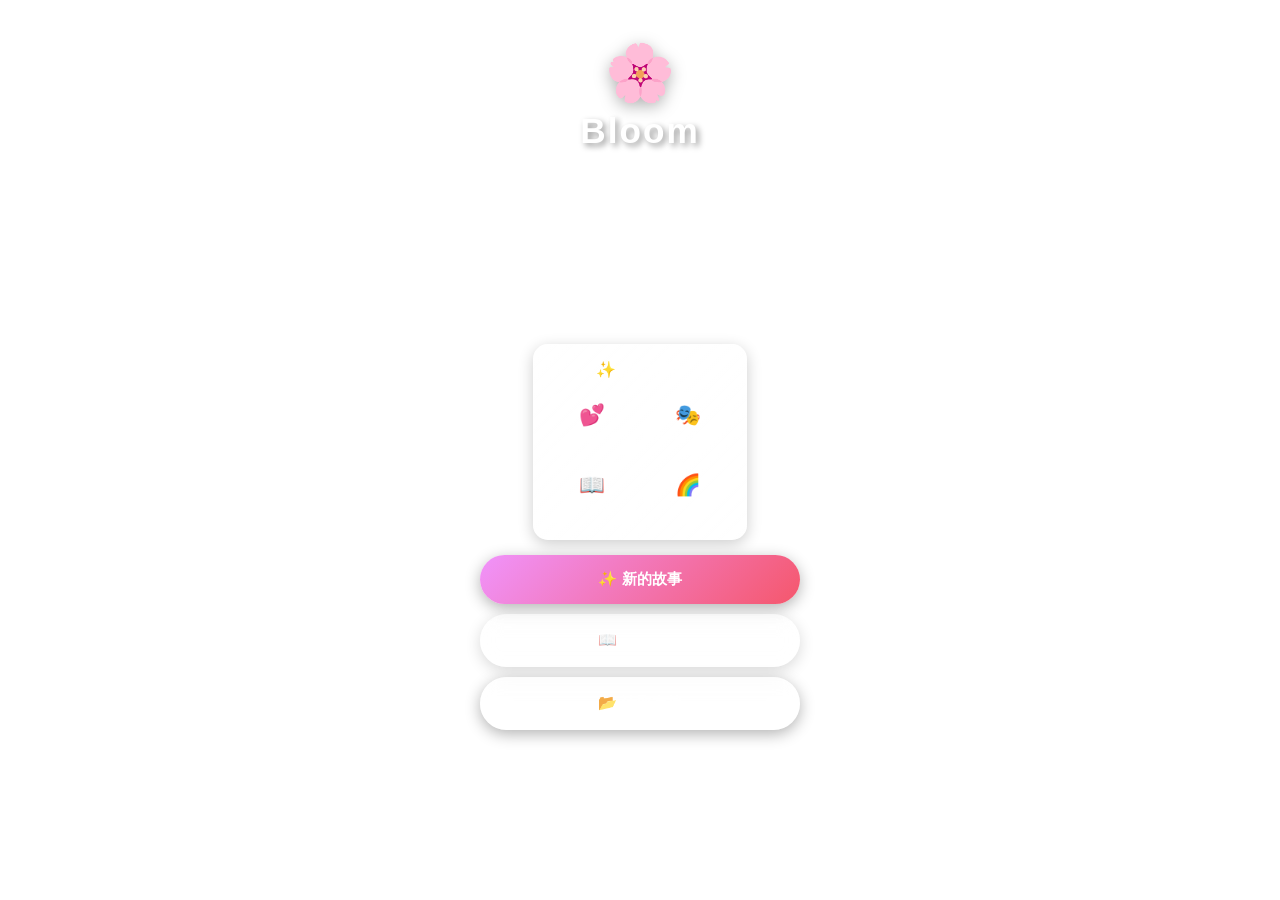
<file: bloom-v3.html>
<!DOCTYPE html>
<html lang="zh-CN">
<head>
    <meta charset="UTF-8">
    <meta name="viewport" content="width=device-width, initial-scale=1.0, maximum-scale=1.0, user-scalable=no, viewport-fit=cover">
    <meta name="apple-mobile-web-app-capable" content="yes">
    <meta name="apple-mobile-web-app-status-bar-style" content="black-translucent">
    <meta name="version" content="v4-fixed">
    <title>Bloom - 百合恋爱互动游戏</title>
    <style>
        /* ===== 全局样式 ===== */
        * {
            margin: 0;
            padding: 0;
            box-sizing: border-box;
            -webkit-tap-highlight-color: transparent;
        }

        body {
            font-family: 'PingFang SC', 'Helvetica Neue', sans-serif;
            background: linear-gradient(135deg, #667eea 0%, #764ba2 100%);
            height: 100vh;
            width: 100vw;
            overflow: hidden;
            position: fixed;
            top: 0;
            left: 0;
        }

        /* ===== 页面容器 ===== */
        .page {
            display: none;
            height: 100vh;
            width: 100vw;
            padding: calc(20px + env(safe-area-inset-top)) 15px calc(20px + env(safe-area-inset-bottom));
            animation: fadeIn 0.4s ease;
            overflow: hidden;
        }

        .page.active {
            display: flex;
            flex-direction: column;
        }

        @keyframes fadeIn {
            from { opacity: 0; transform: translateY(10px); }
            to { opacity: 1; transform: translateY(0); }
        }

        /* ===== 首页 ===== */
        #home-page {
            justify-content: flex-start;
            align-items: center;
            padding-top: calc(40px + env(safe-area-inset-top));
        }

        .home-top {
            text-align: center;
            margin-bottom: 20px;
            flex-shrink: 0;
        }

        .game-logo {
            font-size: 3.5rem;
            margin-bottom: 5px;
            filter: drop-shadow(0 4px 8px rgba(0,0,0,0.3));
        }

        .game-title {
            font-size: 2.2rem;
            color: #fff;
            text-shadow: 3px 3px 6px rgba(0,0,0,0.4);
            font-weight: bold;
            letter-spacing: 2px;
        }

        .game-subtitle {
            font-size: 0.85rem;
            color: rgba(255,255,255,0.9);
            margin-top: 5px;
        }

        .home-content {
            flex: 1;
            display: flex;
            flex-direction: column;
            justify-content: center;
            align-items: center;
            width: 100%;
            max-width: 320px;
            min-height: 0;
        }

        .feature-card {
            background: linear-gradient(135deg, rgba(255,255,255,0.2), rgba(255,255,255,0.1));
            backdrop-filter: blur(20px);
            border-radius: 15px;
            padding: 15px;
            margin-bottom: 15px;
            border: 1px solid rgba(255,255,255,0.3);
            box-shadow: 0 4px 15px rgba(0,0,0,0.2);
            flex-shrink: 0;
        }

        .feature-card h3 {
            color: #fff;
            font-size: 1rem;
            margin-bottom: 12px;
            text-align: center;
        }

        .feature-grid {
            display: grid;
            grid-template-columns: repeat(2, 1fr);
            gap: 8px;
        }

        .feature-item {
            background: rgba(255,255,255,0.25);
            padding: 10px 6px;
            border-radius: 10px;
            text-align: center;
            color: #fff;
        }

        .feature-item .icon {
            font-size: 1.3rem;
            margin-bottom: 4px;
        }

        .feature-item .text {
            font-size: 0.7rem;
            line-height: 1.2;
        }

        .menu-buttons {
            display: flex;
            flex-direction: column;
            gap: 10px;
            width: 100%;
            flex-shrink: 0;
        }

        .btn {
            padding: 14px 28px;
            font-size: 0.95rem;
            border: none;
            border-radius: 50px;
            cursor: pointer;
            transition: all 0.3s;
            font-family: inherit;
            font-weight: bold;
            box-shadow: 0 4px 15px rgba(0,0,0,0.3);
            position: relative;
            overflow: hidden;
            white-space: nowrap;
        }

        .btn::after {
            content: '';
            position: absolute;
            top: 0;
            left: -100%;
            width: 100%;
            height: 100%;
            background: linear-gradient(90deg, transparent, rgba(255,255,255,0.3), transparent);
            transition: left 0.5s;
        }

        .btn:hover::after {
            left: 100%;
        }

        .btn-primary {
            background: linear-gradient(135deg, #f093fb 0%, #f5576c 100%);
            color: #fff !important;
        }

        .btn-primary:hover {
            transform: translateY(-3px);
            box-shadow: 0 6px 20px rgba(0,0,0,0.4);
        }

        .btn-secondary {
            background: rgba(255,255,255,0.25);
            color: #fff !important;
            backdrop-filter: blur(10px);
            border: 2px solid rgba(255,255,255,0.3);
        }

        .btn-secondary:hover {
            background: rgba(255,255,255,0.35);
            transform: translateY(-2px);
        }

        .btn:disabled {
            opacity: 0.5;
            cursor: not-allowed;
            transform: none !important;
        }

        /* ===== 角色创建页 ===== */
        #create-page {
            justify-content: flex-start;
            align-items: center;
            overflow-y: auto;
            -webkit-overflow-scrolling: touch;
        }

        .create-container {
            width: 95%;
            max-width: 320px;
            background: rgba(255,255,255,0.98);
            border-radius: 20px;
            padding: 20px 15px;
            box-shadow: 0 10px 40px rgba(0,0,0,0.3);
            margin: 10px 0;
            flex-shrink: 0;
        }

        .page-title {
            font-size: 1.5rem;
            background: linear-gradient(135deg, #667eea 0%, #764ba2 100%);
            -webkit-background-clip: text;
            -webkit-text-fill-color: transparent;
            background-clip: text;
            text-align: center;
            margin-bottom: 20px;
            font-weight: bold;
        }

        .form-group {
            margin-bottom: 15px;
        }

        .form-group label {
            display: block;
            font-size: 0.9rem;
            color: #555;
            margin-bottom: 6px;
            font-weight: 600;
        }

        .form-group input {
            width: 100%;
            padding: 12px 15px;
            font-size: 0.95rem;
            border: 2px solid #e8e8e8;
            border-radius: 12px;
            transition: all 0.3s;
            font-family: inherit;
            background: #fafafa;
        }

        .form-group input:focus {
            outline: none;
            border-color: #667eea;
            background: #fff;
            box-shadow: 0 0 0 3px rgba(102,126,234,0.1);
        }

        .mbti-section {
            background: linear-gradient(135deg, #f8f9ff 0%, #f0f2ff 100%);
            padding: 15px;
            border-radius: 15px;
            margin-top: 10px;
        }

        .mbti-buttons {
            display: flex;
            gap: 10px;
        }

        .btn-small {
            flex: 1;
            padding: 10px 15px;
            font-size: 0.85rem;
            border: 2px solid #667eea;
            border-radius: 25px;
            background: #fff;
            color: #667eea;
            cursor: pointer;
            transition: all 0.3s;
            font-family: inherit;
            font-weight: 600;
        }

        .btn-small:hover {
            background: #667eea;
            color: #fff;
        }

        .mbti-result {
            background: #fff;
            padding: 12px;
            border-radius: 12px;
            margin-top: 12px;
            color: #333;
            font-size: 0.85rem;
            line-height: 1.6;
        }

        .mbti-grid {
            display: grid;
            grid-template-columns: repeat(4, 1fr);
            gap: 8px;
            margin-top: 12px;
        }

        .mbti-type-btn {
            padding: 8px 5px;
            font-size: 0.75rem;
            border: 2px solid #e0e0e0;
            border-radius: 10px;
            background: #fff;
            color: #555;
            cursor: pointer;
            transition: all 0.3s;
            font-family: inherit;
            font-weight: 500;
        }

        .mbti-type-btn:hover {
            border-color: #667eea;
            color: #667eea;
        }

        .mbti-type-btn.selected {
            background: #667eea;
            color: #fff;
            border-color: #667eea;
        }

        .create-buttons {
            display: flex;
            flex-direction: column;
            gap: 10px;
            margin-top: 20px;
        }

        /* ===== MBTI 测试页 ===== */
        #test-page {
            justify-content: flex-start;
            align-items: center;
            overflow-y: auto;
            -webkit-overflow-scrolling: touch;
        }

        .test-container {
            width: 95%;
            max-width: 320px;
            background: rgba(255,255,255,0.98);
            border-radius: 20px;
            padding: 20px 15px;
            box-shadow: 0 10px 40px rgba(0,0,0,0.3);
            position: relative;
            flex-shrink: 0;
            margin-top: 10px;
        }

        .btn-back {
            position: absolute;
            top: 15px;
            left: 15px;
            padding: 8px 15px;
            font-size: 0.8rem;
            border: 2px solid rgba(102,126,234,0.3);
            border-radius: 20px;
            background: rgba(102,126,234,0.1);
            color: #667eea;
            cursor: pointer;
            transition: all 0.3s;
            font-family: inherit;
            font-weight: 600;
        }

        .btn-back:hover {
            background: rgba(102,126,234,0.2);
        }

        .test-progress {
            text-align: center;
            margin-bottom: 15px;
        }

        .progress-text {
            font-size: 0.9rem;
            color: #667eea;
            font-weight: 600;
            margin-bottom: 8px;
        }

        .progress-bar {
            width: 100%;
            height: 8px;
            background: #e8e8e8;
            border-radius: 4px;
            overflow: hidden;
        }

        .progress-fill {
            height: 100%;
            background: linear-gradient(90deg, #667eea 0%, #764ba2 100%);
            border-radius: 4px;
            transition: width 0.4s ease;
        }

        .question-card {
            background: linear-gradient(135deg, #f8f9ff 0%, #f0f4ff 100%);
            padding: 20px;
            border-radius: 18px;
            font-size: 1rem;
            color: #333;
            text-align: center;
            line-height: 1.7;
            margin-bottom: 20px;
            min-height: 80px;
            display: flex;
            align-items: center;
            justify-content: center;
            border: 2px solid rgba(102,126,234,0.1);
        }

        .test-options {
            display: flex;
            flex-direction: column;
            gap: 10px;
            margin-bottom: 15px;
        }

        .option-btn {
            padding: 14px 18px;
            font-size: 0.9rem;
            border: 2px solid #e8e8e8;
            border-radius: 14px;
            background: #fff;
            color: #333;
            cursor: pointer;
            transition: all 0.3s;
            font-family: inherit;
            text-align: left;
            font-weight: 500;
        }

        .option-btn:hover {
            border-color: #667eea;
            background: #f8f9ff;
        }

        .option-btn.selected {
            background: linear-gradient(135deg, #667eea 0%, #764ba2 100%);
            color: #fff;
            border-color: #667eea;
        }

        .nav-buttons {
            display: flex;
            gap: 10px;
            margin-top: 10px;
        }

        .btn-nav {
            flex: 1;
            padding: 12px 18px;
            font-size: 0.9rem;
            border: none;
            border-radius: 25px;
            cursor: pointer;
            transition: all 0.3s;
            font-family: inherit;
            font-weight: bold;
            white-space: nowrap;
        }

        .btn-prev {
            background: #dfe6ed;
            color: #333 !important;
        }

        .btn-prev:disabled {
            opacity: 0.4;
            cursor: not-allowed;
            color: #888 !important;
        }

        .btn-next {
            background: linear-gradient(135deg, #667eea 0%, #764ba2 100%);
            color: #fff !important;
        }

        .btn-next:disabled {
            opacity: 0.4;
            cursor: not-allowed;
        }

        /* ===== 游戏主界面 ===== */
        #game-page {
            padding: 0;
            position: relative;
            overflow: hidden;
        }

        .game-bg {
            position: fixed;
            top: 0;
            left: 0;
            width: 100%;
            height: 100%;
            z-index: -1;
            transition: background 0.8s ease;
        }

        .game-container {
            flex: 1;
            display: flex;
            flex-direction: column;
            padding: calc(15px + env(safe-area-inset-top)) 15px calc(15px + env(safe-area-inset-bottom));
            overflow: hidden;
        }

        .game-header {
            display: flex;
            justify-content: space-between;
            align-items: center;
            padding: 12px 18px;
            background: rgba(255,255,255,0.95);
            backdrop-filter: blur(20px);
            border-radius: 20px;
            margin-bottom: 15px;
            box-shadow: 0 4px 20px rgba(0,0,0,0.15);
        }

        .chapter-badge {
            background: linear-gradient(135deg, #667eea 0%, #764ba2 100%);
            color: #fff;
            padding: 6px 14px;
            border-radius: 20px;
            font-size: 0.85rem;
            font-weight: bold;
        }

        .affection-bar {
            display: flex;
            gap: 6px;
        }

        .affection-item {
            display: flex;
            align-items: center;
            gap: 3px;
            padding: 4px 8px;
            background: rgba(255,255,255,0.9);
            border-radius: 15px;
            font-size: 0.75rem;
            font-weight: 600;
            box-shadow: 0 2px 8px rgba(0,0,0,0.1);
        }

        .affection-item .heart {
            font-size: 0.9rem;
        }

        .game-content {
            flex: 1;
            display: flex;
            flex-direction: column;
            justify-content: flex-end;
            min-height: 0;
        }

        .dialogue-box {
            background: rgba(255,255,255,0.98);
            backdrop-filter: blur(20px);
            border-radius: 20px;
            padding: 15px;
            box-shadow: 0 4px 20px rgba(0,0,0,0.2);
            border: 2px solid rgba(255,255,255,0.5);
            max-height: 50vh;
            overflow-y: auto;
        }

        .speaker-name {
            font-size: 1rem;
            font-weight: bold;
            background: linear-gradient(135deg, #e84393 0%, #fd79a8 100%);
            -webkit-background-clip: text;
            -webkit-text-fill-color: transparent;
            background-clip: text;
            margin-bottom: 10px;
        }

        .dialogue-text {
            font-size: 0.9rem;
            color: #333;
            line-height: 1.7;
            min-height: 60px;
            margin-bottom: 12px;
        }

        .choices-container {
            display: flex;
            flex-direction: column;
            gap: 6px;
        }

        .choice-btn {
            padding: 12px 15px;
            font-size: 0.85rem;
            border: 2px solid #fd79a8;
            border-radius: 12px;
            background: #fff;
            color: #333;
            cursor: pointer;
            transition: all 0.3s;
            font-family: inherit;
            text-align: left;
            font-weight: 500;
        }

        .choice-btn:hover {
            background: linear-gradient(135deg, #fd79a8 0%, #e84393 100%);
            color: #fff;
            transform: translateX(3px);
        }

        .game-footer {
            display: flex;
            justify-content: center;
            gap: 8px;
            padding: 10px 0;
            margin-top: 10px;
            flex-shrink: 0;
        }

        .btn-icon {
            padding: 10px 18px;
            font-size: 0.8rem;
            border: 2px solid rgba(255,255,255,0.4);
            border-radius: 25px;
            background: rgba(255,255,255,0.25);
            color: #fff !important;
            cursor: pointer;
            transition: all 0.3s;
            font-family: inherit;
            backdrop-filter: blur(10px);
            font-weight: 600;
            white-space: nowrap;
        }

        .btn-icon:hover {
            background: rgba(255,255,255,0.35);
            transform: translateY(-2px);
        }

        /* ===== 存档页 ===== */
        #save-page {
            justify-content: flex-start;
            align-items: center;
            overflow-y: auto;
            -webkit-overflow-scrolling: touch;
        }

        .save-container {
            width: 95%;
            max-width: 320px;
            background: rgba(255,255,255,0.98);
            border-radius: 20px;
            padding: 20px 15px;
            box-shadow: 0 10px 40px rgba(0,0,0,0.3);
            flex-shrink: 0;
            margin-top: 10px;
        }

        .save-grid {
            display: grid;
            grid-template-columns: repeat(2, 1fr);
            gap: 12px;
            margin-bottom: 15px;
        }

        .save-card {
            background: linear-gradient(135deg, #f8f9ff 0%, #f0f4ff 100%);
            border-radius: 15px;
            padding: 15px;
            cursor: pointer;
            transition: all 0.3s;
            border: 2px solid transparent;
        }

        .save-card:hover {
            transform: translateY(-3px);
            border-color: #667eea;
            box-shadow: 0 5px 20px rgba(102,126,234,0.2);
        }

        .save-card.empty {
            opacity: 0.6;
        }

        .save-title {
            font-size: 0.9rem;
            color: #333;
            margin-bottom: 6px;
            font-weight: bold;
        }

        .save-info {
            font-size: 0.7rem;
            color: #888;
            margin: 3px 0;
        }

        /* ===== 响应式优化 ===== */
        @media (max-width: 380px) {
            .game-title {
                font-size: 2rem;
            }
            .game-logo {
                font-size: 3.5rem;
            }
            .feature-item .text {
                font-size: 0.7rem;
            }
        }
    </style>
</head>
<body>
    <!-- 首页 -->
    <div id="home-page" class="page active">
        <div class="home-top">
            <div class="game-logo">🌸</div>
            <h1 class="game-title">Bloom</h1>
            <p class="game-subtitle">一段关于爱与成长的故事</p>
        </div>

        <div class="home-content">
            <div class="feature-card">
                <h3>✨ 游戏特色</h3>
                <div class="feature-grid">
                    <div class="feature-item">
                        <div class="icon">💕</div>
                        <div class="text">5 位可攻略角色</div>
                    </div>
                    <div class="feature-item">
                        <div class="icon">🎭</div>
                        <div class="text">MBTI 人格测试</div>
                    </div>
                    <div class="feature-item">
                        <div class="icon">📖</div>
                        <div class="text">多分支剧情</div>
                    </div>
                    <div class="feature-item">
                        <div class="icon">🌈</div>
                        <div class="text">10+ 种结局</div>
                    </div>
                </div>
            </div>

            <div class="menu-buttons">
                <button class="btn btn-primary" onclick="game.goToCreate()">✨ 新的故事</button>
                <button class="btn btn-secondary" id="btn-continue-home" onclick="game.continueGame()" disabled>📖 继续游戏</button>
                <button class="btn btn-secondary" onclick="game.showSave('load')">📂 读取存档</button>
            </div>
        </div>
    </div>

    <!-- 角色创建页 -->
    <div id="create-page" class="page">
        <div class="create-container">
            <h2 class="page-title">创建你的角色</h2>

            <div class="form-group">
                <label>你的名字</label>
                <input type="text" id="player-name" placeholder="请输入名字" maxlength="10" oninput="game.checkCreateComplete()">
            </div>

            <div class="form-group">
                <label>年龄</label>
                <input type="number" id="player-age" placeholder="20-40" min="20" max="40" oninput="game.checkCreateComplete()">
            </div>

            <div class="form-group">
                <label>职业</label>
                <input type="text" id="player-job" placeholder="例如：设计师、程序员、作家..." maxlength="20" oninput="game.checkCreateComplete()">
            </div>

            <div class="form-group">
                <label>MBTI 人格</label>
                <div class="mbti-section">
                    <div class="mbti-buttons">
                        <button class="btn-small" onclick="game.showMBTIDirect()">直接选择</button>
                        <button class="btn-small" onclick="game.startMBTITest()">10 题测试</button>
                    </div>
                    <div id="mbti-result" class="mbti-result" style="display: none;"></div>
                    <div id="mbti-grid" class="mbti-grid" style="display: none;"></div>
                </div>
            </div>

            <div class="create-buttons">
                <button class="btn btn-primary" id="btn-start-game" onclick="game.createCharacter()" disabled style="width: 100%;">开始故事</button>
                <button class="btn btn-secondary" onclick="game.goHome()" style="width: 100%;">返回标题</button>
            </div>
        </div>
    </div>

    <!-- MBTI 测试页 -->
    <div id="test-page" class="page">
        <div class="test-container">
            <button class="btn-back" onclick="game.goToCreate()">← 返回</button>
            
            <h2 class="page-title" style="margin-top: 20px;">MBTI 人格测试</h2>

            <div class="test-progress">
                <div class="progress-text">问题 <span id="current-q">1</span> / 10</div>
                <div class="progress-bar">
                    <div class="progress-fill" id="progress-fill" style="width: 10%;"></div>
                </div>
            </div>

            <div class="question-card" id="test-question">
                加载中...
            </div>

            <div class="test-options" id="test-options">
                <!-- 选项动态生成 -->
            </div>

            <div class="nav-buttons">
                <button class="btn-nav btn-prev" id="btn-prev-q" onclick="game.prevQuestion()" disabled>上一题</button>
                <button class="btn-nav btn-next" id="btn-next-q" onclick="game.nextQuestion()" disabled>下一题</button>
            </div>
        </div>
    </div>

    <!-- 游戏主界面 -->
    <div id="game-page" class="page">
        <div class="game-bg" id="game-background"></div>

        <div class="game-container">
            <div class="game-header">
                <span class="chapter-badge" id="chapter-title">第 1 章</span>
                <div class="affection-bar" id="affection-display"></div>
            </div>

            <div class="game-content">
                <div class="dialogue-box">
                    <div class="speaker-name" id="speaker-name"></div>
                    <div class="dialogue-text" id="dialogue-text"></div>
                    <div class="choices-container" id="choices-container"></div>
                </div>
            </div>

            <div class="game-footer">
                <button class="btn-icon" onclick="game.showSave('save')">💾 保存</button>
                <button class="btn-icon" onclick="game.showSave('load')">📂 读取</button>
                <button class="btn-icon" onclick="game.goHome()">🏠 标题</button>
            </div>
        </div>
    </div>

    <!-- 存档页 -->
    <div id="save-page" class="page">
        <div class="save-container">
            <h2 class="page-title" id="save-title">💾 保存进度</h2>

            <div class="save-grid" id="save-slots"></div>

            <button class="btn btn-secondary" onclick="game.backToGame()" style="width: 100%;">返回</button>
        </div>
    </div>

    <script>
        // ===== 角色数据 =====
        const CHARACTERS = {
            player: { name: '', age: 0, job: '', mbti: '' },
            linwanqing: { id: 'linwanqing', name: '林婉清', age: 32, height: 178, mbti: 'ENTJ', job: '林氏集团总裁', color: '#8e44ad', affection: 0 },
            xiayang: { id: 'xiayang', name: '夏阳', age: 24, height: 175, mbti: 'ENTP', job: '清华大学研二学生', color: '#e67e22', affection: 0 },
            sujingyi: { id: 'sujingyi', name: '苏静怡', age: 28, height: 168, mbti: 'ISTJ', job: '医院主治医师', color: '#3498db', affection: 0 },
            wenya: { id: 'wenya', name: '温雅', age: 26, height: 172, mbti: 'INFP', job: '中学美术老师', color: '#fd79a8', affection: 0 },
            luxiao: { id: 'luxiao', name: '陆潇', age: 29, height: 177, mbti: 'ENFJ', job: '法餐主理人', color: '#2d3436', affection: 0 }
        };

        function resetCharacterAffection() {
            Object.keys(CHARACTERS).forEach(key => {
                if (key !== 'player') CHARACTERS[key].affection = 0;
            });
        }

        function getAllCharacters() {
            return Object.keys(CHARACTERS).filter(key => key !== 'player').map(key => CHARACTERS[key]);
        }

        function changeAffection(characterId, amount) {
            if (CHARACTERS[characterId]) {
                CHARACTERS[characterId].affection += amount;
                CHARACTERS[characterId].affection = Math.max(0, Math.min(100, CHARACTERS[characterId].affection));
            }
        }

        // ===== MBTI 测试 =====
        const MBTI_QUESTIONS = [
            { text: "在社交聚会上，你通常会？", options: [{ text: "主动认识很多人，享受热闹", type: 'E' }, { text: "和熟悉的人聊天，或在一旁观察", type: 'I' }] },
            { text: "做决定时，你更倾向于？", options: [{ text: "相信直觉和灵感", type: 'N' }, { text: "依据事实和经验", type: 'S' }] },
            { text: "面对问题时，你习惯？", options: [{ text: "先分析逻辑，再下结论", type: 'T' }, { text: "先考虑感受，再决定", type: 'F' }] },
            { text: "你的生活方式更接近？", options: [{ text: "有计划有条理，喜欢确定性", type: 'J' }, { text: "灵活随性，保持开放性", type: 'P' }] },
            { text: "周末你更愿意？", options: [{ text: "和朋友出去玩或参加活动", type: 'E' }, { text: "宅在家里做自己喜欢的事", type: 'I' }] },
            { text: "学习新东西时，你更关注？", options: [{ text: "整体概念和可能性", type: 'N' }, { text: "具体细节和实际应用", type: 'S' }] },
            { text: "朋友向你倾诉烦恼，你会？", options: [{ text: "帮 ta 分析问题，给出建议", type: 'T' }, { text: "先安慰 ta，理解 ta 的感受", type: 'F' }] },
            { text: "旅行前你会？", options: [{ text: "做好详细攻略和计划", type: 'J' }, { text: "只定大致方向，随遇而安", type: 'P' }] },
            { text: "工作中你更喜欢？", options: [{ text: "团队合作，集思广益", type: 'E' }, { text: "独立工作，深度专注", type: 'I' }] },
            { text: "你更欣赏哪种人？", options: [{ text: "有创意、想法独特的人", type: 'N' }, { text: "踏实可靠、执行力强的人", type: 'S' }] }
        ];

        const MBTI_TYPES = ['INTJ', 'INTP', 'ENTJ', 'ENTP', 'INFJ', 'INFP', 'ENFJ', 'ENFP', 'ISTJ', 'ISFJ', 'ESTJ', 'ESFJ', 'ISTP', 'ISFP', 'ESTP', 'ESFP'];

        const MBTI_DESCRIPTIONS = {
            'INTJ': '建筑师 - 富有想象力和战略性的思想家',
            'INTP': '逻辑学家 - 具有创造力的发明家',
            'ENTJ': '指挥官 - 大胆、富有想象力的强大领导者',
            'ENTP': '辩论家 - 聪明好奇的思想者',
            'INFJ': '提倡者 - 安静而神秘的理想主义者',
            'INFP': '调停者 - 诗意、善良的利他主义者',
            'ENFJ': '主人公 - 富有魅力、鼓舞人心的领导者',
            'ENFP': '竞选者 - 热情、有创造力的社交者',
            'ISTJ': '物流师 - 实用、注重事实的可靠者',
            'ISFJ': '守卫者 - 非常专注而温暖的守护者',
            'ESTJ': '总经理 - 出色的管理者',
            'ESFJ': '执政官 - 极有同情心、受欢迎的人',
            'ISTP': '鉴赏家 - 大胆而实际的实验家',
            'ISFP': '探险家 - 灵活有魅力的艺术家',
            'ESTP': '企业家 - 聪明、精力充沛的人',
            'ESFP': '表演者 - 自发的、充满活力的表演者'
        };

        // ===== 存档系统 =====
        const SAVE_VERSION = '1.0';
        const MAX_SAVE_SLOTS = 6;

        class SaveSystem {
            constructor() {
                this.storageKey = 'bloom_love_saves';
                this.saves = this.loadSaves();
            }

            loadSaves() {
                try {
                    const data = localStorage.getItem(this.storageKey);
                    return data ? JSON.parse(data) : [];
                } catch (e) {
                    return [];
                }
            }

            save(slotIndex, gameState) {
                const saveData = {
                    version: SAVE_VERSION,
                    timestamp: Date.now(),
                    chapter: gameState.currentChapter,
                    playerName: gameState.player.name,
                    playerMbti: gameState.player.mbti,
                    storyProgress: gameState.currentStoryId,
                    characters: {}
                };
                Object.keys(CHARACTERS).forEach(key => {
                    if (key !== 'player') {
                        saveData.characters[key] = {
                            affection: CHARACTERS[key].affection,
                            met: gameState.metCharacters?.includes(key) || false
                        };
                    }
                });
                this.saves[slotIndex] = saveData;
                this.persist();
                return true;
            }

            load(slotIndex) {
                const saveData = this.saves[slotIndex];
                if (!saveData) return null;

                resetCharacterAffection();
                Object.keys(saveData.characters).forEach(key => {
                    if (CHARACTERS[key]) {
                        CHARACTERS[key].affection = saveData.characters[key].affection || 0;
                    }
                });

                return {
                    currentChapter: saveData.chapter,
                    currentStoryId: saveData.storyProgress,
                    player: { name: saveData.playerName, mbti: saveData.playerMbti },
                    metCharacters: Object.keys(saveData.characters).filter(key => saveData.characters[key].met)
                };
            }

            getSaveInfo(slotIndex) {
                const saveData = this.saves[slotIndex];
                if (!saveData) return null;

                const date = new Date(saveData.timestamp);
                const now = new Date();
                const diff = now - date;
                let formattedTime;
                if (diff < 24 * 60 * 60 * 1000 && date.getDate() === now.getDate()) {
                    formattedTime = `今天 ${date.getHours().toString().padStart(2, '0')}:${date.getMinutes().toString().padStart(2, '0')}`;
                } else if (diff < 48 * 60 * 60 * 1000) {
                    formattedTime = `昨天 ${date.getHours().toString().padStart(2, '0')}:${date.getMinutes().toString().padStart(2, '0')}`;
                } else {
                    formattedTime = `${date.getMonth() + 1}/${date.getDate()} ${date.getHours().toString().padStart(2, '0')}:${date.getMinutes().toString().padStart(2, '0')}`;
                }

                return {
                    exists: true,
                    timestamp: saveData.timestamp,
                    chapter: saveData.chapter,
                    playerName: saveData.playerName,
                    playerMbti: saveData.playerMbti,
                    formattedTime: formattedTime
                };
            }

            hasSaves() {
                return this.saves.some(save => save !== null && save !== undefined);
            }

            persist() {
                try {
                    localStorage.setItem(this.storageKey, JSON.stringify(this.saves));
                } catch (e) {}
            }

            getAllSlots() {
                const slots = [];
                for (let i = 0; i < MAX_SAVE_SLOTS; i++) {
                    slots.push({ index: i, info: this.getSaveInfo(i) });
                }
                return slots;
            }
        }

        const saveSystem = new SaveSystem();

        // ===== 游戏状态 =====
        class GameState {
            constructor() {
                this.player = { ...CHARACTERS.player };
                this.currentChapter = 1;
                this.currentStoryId = 'start';
                this.metCharacters = [];
                this.flags = {};
            }

            reset() {
                this.player = { ...CHARACTERS.player };
                this.currentChapter = 1;
                this.currentStoryId = 'start';
                this.metCharacters = [];
                this.flags = {};
                resetCharacterAffection();
            }

            setPlayer(name, age, job, mbti) {
                this.player.name = name;
                this.player.age = age;
                this.player.job = job;
                this.player.mbti = mbti;
            }

            markMet(characterId) {
                if (!this.metCharacters.includes(characterId)) {
                    this.metCharacters.push(characterId);
                }
            }

            export() {
                return {
                    player: this.player,
                    currentChapter: this.currentChapter,
                    currentStoryId: this.currentStoryId,
                    metCharacters: this.metCharacters,
                    flags: this.flags
                };
            }

            import(state) {
                this.player = { ...this.player, ...state.player };
                this.currentChapter = state.currentChapter;
                this.currentStoryId = state.currentStoryId;
                this.metCharacters = state.metCharacters || [];
                this.flags = state.flags || {};
            }
        }

        const gameState = new GameState();

        // ===== 剧情数据 =====
        const STORIES = {
            'start': {
                id: 'start', chapter: 1, title: '新的开始',
                bg: 'linear-gradient(135deg, #667eea 0%, #764ba2 100%)',
                speaker: '',
                text: '这是一个全新的开始。\n\n你拖着行李箱，站在陌生的城市街头，深吸了一口气。\n\n为了追求更好的职业发展，你决定离开熟悉的地方，来到这座充满机遇的城市。\n\n新的环境，新的人，新的故事……即将展开。',
                sprite: null,
                choices: [{ text: '鼓起勇气，向前走去', next: 'apartment_intro' }]
            },
            'apartment_intro': {
                id: 'apartment_intro', chapter: 1, title: '新居',
                bg: 'linear-gradient(135deg, #f093fb 0%, #f5576c 100%)',
                speaker: '',
                text: '你来到了租住的公寓楼下。这是一栋有些年头的建筑，但外墙爬满了绿植，看起来很有生活气息。\n\n房东说这栋楼里住着各行各业的人，都很友善。',
                sprite: null,
                choices: [{ text: '进入大楼', next: 'meet_wenya' }]
            },
            'meet_wenya': {
                id: 'meet_wenya', chapter: 1, title: '邻居姐姐',
                bg: 'linear-gradient(135deg, #ff9a9e 0%, #fecfef 100%)',
                speaker: '？？？',
                text: '「哎呀，你是新搬来的邻居吗？」\n\n一个温柔的声音从身后传来。你转身，看到一位长发披肩的女子，手里拿着画板和颜料。',
                sprite: 'wenya',
                choices: [
                    { text: '「是的，请多关照！」微笑着打招呼', next: 'wenya_intro_friendly', affection: { wenya: 5 } },
                    { text: '「嗯。」点点头，有些拘谨', next: 'wenya_intro_shy', affection: { wenya: 2 } },
                    { text: '「对，刚搬来。你是？」好奇地问', next: 'wenya_intro_curious', affection: { wenya: 3 } }
                ]
            },
            'wenya_intro_friendly': {
                id: 'wenya_intro_friendly', chapter: 1,
                bg: 'linear-gradient(135deg, #ff9a9e 0%, #fecfef 100%)',
                speaker: '温雅',
                text: '「我叫温雅，住在你对门。」她温柔地笑着，「是附近中学的美术老师。」\n\n「欢迎搬来这里！有什么需要帮忙的，随时敲我的门哦。」',
                sprite: 'wenya',
                choices: [{ text: '「太好了，谢谢温雅姐！」', next: 'explore_city', affection: { wenya: 3 } }]
            },
            'wenya_intro_shy': {
                id: 'wenya_intro_shy', chapter: 1,
                bg: 'linear-gradient(135deg, #ff9a9e 0%, #fecfef 100%)',
                speaker: '温雅',
                text: '「我叫温雅，住在你对门。」她温和地笑着，似乎看出了你的拘谨。\n\n「不用紧张，这栋楼的大家都很好相处的。我是中学美术老师，平时都在家画画。」',
                sprite: 'wenya',
                choices: [{ text: '「谢谢……我会记住的。」', next: 'explore_city', affection: { wenya: 2 } }]
            },
            'wenya_intro_curious': {
                id: 'wenya_intro_curious', chapter: 1,
                bg: 'linear-gradient(135deg, #ff9a9e 0%, #fecfef 100%)',
                speaker: '温雅',
                text: '「我叫温雅，住在你对门。」她的笑容很温暖，「是附近中学的美术老师。」\n\n「看你对这里很好奇的样子，要我带你熟悉一下周边环境吗？」',
                sprite: 'wenya',
                choices: [{ text: '「真的可以吗？那太感谢了！」', next: 'explore_city', affection: { wenya: 5 } }]
            },
            'explore_city': {
                id: 'explore_city', chapter: 1, title: '城市初探',
                bg: 'linear-gradient(135deg, #a8edea 0%, #fed6e3 100%)',
                speaker: '',
                text: '安顿好之后，你决定出去探索一下这座新城市。\n\n阳光明媚，街道两旁是各式各样的小店。你漫无目的地走着，期待着会有什么有趣的相遇。',
                sprite: null,
                choices: [
                    { text: '去咖啡馆坐坐', next: 'meet_luxiao' },
                    { text: '去公园散步', next: 'meet_xiayang' },
                    { text: '随便逛逛', next: 'meet_sujingyi' }
                ]
            },
            'meet_luxiao': {
                id: 'meet_luxiao', chapter: 1, title: '咖啡馆的邂逅',
                bg: 'linear-gradient(135deg, #667eea 0%, #764ba2 100%)',
                speaker: '',
                text: '你走进一家装修精致的咖啡馆，空气中弥漫着咖啡和烘焙的香气。\n\n吧台后站着一位短发的女子，正在专注地制作咖啡。',
                sprite: 'luxiao',
                choices: [
                    { text: '「请给我一杯拿铁。」', next: 'luxiao_intro_normal', affection: { luxiao: 2 } },
                    { text: '「这里的咖啡很香，是你做的吗？」', next: 'luxiao_intro_curious', affection: { luxiao: 5 } },
                    { text: '安静地点单，观察周围', next: 'luxiao_intro_quiet', affection: { luxiao: 3 } }
                ]
            },
            'luxiao_intro_normal': {
                id: 'luxiao_intro_normal', chapter: 1,
                bg: 'linear-gradient(135deg, #667eea 0%, #764ba2 100%)',
                speaker: '陆潇',
                text: '「好的，请稍等。」\n\n她的声音低沉而有磁性。很快，一杯拉花精美的拿铁放在你面前。\n\n「我是陆潇，这家店的主理人。欢迎常来。」',
                sprite: 'luxiao',
                choices: [{ text: '「谢谢，咖啡很好喝。」', next: 'chapter1_end', affection: { luxiao: 2 } }]
            },
            'luxiao_intro_curious': {
                id: 'luxiao_intro_curious', chapter: 1,
                bg: 'linear-gradient(135deg, #667eea 0%, #764ba2 100%)',
                speaker: '陆潇',
                text: '她的眼睛亮了一下：「是的，这家店是我开的。」\n\n「之前在欧洲学过法餐和咖啡，回国后就想做一家自己理想中的咖啡馆。」\n\n她递给你一杯咖啡：「这杯请你尝尝，给我点反馈？」',
                sprite: 'luxiao',
                choices: [{ text: '「太荣幸了！我会认真品尝的。」', next: 'chapter1_end', affection: { luxiao: 5 } }]
            },
            'luxiao_intro_quiet': {
                id: 'luxiao_intro_quiet', chapter: 1,
                bg: 'linear-gradient(135deg, #667eea 0%, #764ba2 100%)',
                speaker: '陆潇',
                text: '你安静地等着，她似乎注意到了你的观察。\n\n「喜欢这里的氛围吗？」她一边制作咖啡一边问。\n\n「我是陆潇，这家店的主理人。看你的样子，应该是新搬来这附近的吧？」',
                sprite: 'luxiao',
                choices: [{ text: '「嗯，刚搬来。这里很舒服。」', next: 'chapter1_end', affection: { luxiao: 3 } }]
            },
            'meet_xiayang': {
                id: 'meet_xiayang', chapter: 1, title: '公园的偶遇',
                bg: 'linear-gradient(135deg, #11998e 0%, #38ef7d 100%)',
                speaker: '',
                text: '公园里，一个穿着运动装的女生正在跑步。她看到你，停下脚步，露出灿烂的笑容。',
                sprite: 'xiayang',
                choices: [
                    { text: '「你好！」挥手打招呼', next: 'xiayang_intro_friendly', affection: { xiayang: 5 } },
                    { text: '微笑点头，继续走', next: 'xiayang_intro_polite', affection: { xiayang: 2 } },
                    { text: '「你也经常来这里运动吗？」', next: 'xiayang_intro_sport', affection: { xiayang: 4 } }
                ]
            },
            'xiayang_intro_friendly': {
                id: 'xiayang_intro_friendly', chapter: 1,
                bg: 'linear-gradient(135deg, #11998e 0%, #38ef7d 100%)',
                speaker: '夏阳',
                text: '「你好呀！我是夏阳，在清华读研二。」她擦擦汗，「你是新面孔诶，刚搬来这附近吗？」\n\n她的笑容像阳光一样灿烂。',
                sprite: 'xiayang',
                choices: [{ text: '「对，刚搬来。请多关照！」', next: 'chapter1_end', affection: { xiayang: 3 } }]
            },
            'xiayang_intro_polite': {
                id: 'xiayang_intro_polite', chapter: 1,
                bg: 'linear-gradient(135deg, #11998e 0%, #38ef7d 100%)',
                speaker: '夏阳',
                text: '她主动跑过来：「你好！我是夏阳，经常在这个公园跑步。」\n\n「你是新搬来的吧？这附近我熟，有什么想知道的可以问我！」',
                sprite: 'xiayang',
                choices: [{ text: '「谢谢，有需要一定问你。」', next: 'chapter1_end', affection: { xiayang: 2 } }]
            },
            'xiayang_intro_sport': {
                id: 'xiayang_intro_sport', chapter: 1,
                bg: 'linear-gradient(135deg, #11998e 0%, #38ef7d 100%)',
                speaker: '夏阳',
                text: '「对啊！我每天都要跑几圈。」她眼睛一亮，「你也喜欢运动吗？」\n\n「我是夏阳，在清华读研。学累了就来跑步，特别解压！」',
                sprite: 'xiayang',
                choices: [
                    { text: '「我也喜欢运动，有机会一起？」', next: 'chapter1_end', affection: { xiayang: 5 } },
                    { text: '「我运动细胞不太好……」', next: 'chapter1_end', affection: { xiayang: 1 } }
                ]
            },
            'meet_sujingyi': {
                id: 'meet_sujingyi', chapter: 1, title: '意外的相遇',
                bg: 'linear-gradient(135deg, #2193b0 0%, #6dd5ed 100%)',
                speaker: '',
                text: '走着走着，你不小心撞到了一个人。文件散落一地。\n\n「抱歉抱歉！」你连忙蹲下帮忙捡。',
                sprite: 'sujingyi',
                choices: [
                    { text: '「真的对不起，我没注意看路。」', next: 'sujingyi_intro_apologetic', affection: { sujingyi: 5 } },
                    { text: '「你没事吧？有没有受伤？」', next: 'sujingyi_intro_concerned', affection: { sujingyi: 4 } },
                    { text: '默默帮忙捡文件', next: 'sujingyi_intro_quiet', affection: { sujingyi: 3 } }
                ]
            },
            'sujingyi_intro_apologetic': {
                id: 'sujingyi_intro_apologetic', chapter: 1,
                bg: 'linear-gradient(135deg, #2193b0 0%, #6dd5ed 100%)',
                speaker: '苏静怡',
                text: '「没关系，是我走得太急了。」她的声音温柔而有礼貌。\n\n她接过文件：「我是苏静怡，在市医院工作。刚下班，想着买点东西回家。」\n\n「你没事吧？刚才撞得挺重的。」她关切地看着你。',
                sprite: 'sujingyi',
                choices: [{ text: '「我没事，谢谢你关心。」', next: 'chapter1_end', affection: { sujingyi: 3 } }]
            },
            'sujingyi_intro_concerned': {
                id: 'sujingyi_intro_concerned', chapter: 1,
                bg: 'linear-gradient(135deg, #2193b0 0%, #6dd5ed 100%)',
                speaker: '苏静怡',
                text: '她愣了一下，随即露出温和的笑容：「我没事，倒是你，没受伤吧？」\n\n「我是医生，让我看看。」她仔细检查了一下你的手，「还好，没有擦伤。」\n\n「我叫苏静怡，在市医院工作。」',
                sprite: 'sujingyi',
                choices: [{ text: '「你是医生啊，好厉害！」', next: 'chapter1_end', affection: { sujingyi: 4 } }]
            },
            'sujingyi_intro_quiet': {
                id: 'sujingyi_intro_quiet', chapter: 1,
                bg: 'linear-gradient(135deg, #2193b0 0%, #6dd5ed 100%)',
                speaker: '苏静怡',
                text: '你们一起把文件捡起来。她整理好后，温和地说：「谢谢你的帮忙。」\n\n「我是苏静怡，在市医院工作。刚才在想事情，没注意看路。」\n\n「你是这附近的新住户吗？之前没见过你。」',
                sprite: 'sujingyi',
                choices: [{ text: '「嗯，刚搬来。请多关照。」', next: 'chapter1_end', affection: { sujingyi: 2 } }]
            },
            'chapter1_end': {
                id: 'chapter1_end', chapter: 1, title: '第一章 完',
                bg: 'linear-gradient(135deg, #f093fb 0%, #f5576c 100%)',
                speaker: '',
                text: '第一天就这样过去了。\n\n你遇到了几位有趣的邻居和朋友。这座城市，似乎没有想象中那么陌生。\n\n新的故事，才刚刚开始……',
                sprite: null,
                choices: [{ text: '【进入第二章】', next: 'chapter2_start' }]
            },
            'chapter2_start': {
                id: 'chapter2_start', chapter: 2, title: '命运的抉择',
                bg: 'linear-gradient(135deg, #667eea 0%, #764ba2 100%)',
                speaker: '',
                text: '一周过去了。\n\n这一周里，你和几位新认识的朋友都有了不同程度的接触。\n\n今天，你收到了好几条消息……',
                sprite: null,
                choices: [
                    { text: '查看消息', next: 'chapter2_messages' }
                ]
            },
            'chapter2_messages': {
                id: 'chapter2_messages', chapter: 2,
                bg: 'linear-gradient(135deg, #667eea 0%, #764ba2 100%)',
                speaker: '',
                text: '📱 手机震动\n\n温雅：「这周末有个艺术展览，要一起来吗？」\n\n夏阳：「这周六学校运动会，来看我跑步吗？」\n\n陆潇：「新研发了一道菜，来尝尝？」\n\n苏静怡：「这周我值班，有空可以来医院找我」\n\n还有一个陌生号码：「我是林婉清，明天来我公司一趟」',
                sprite: null,
                choices: [
                    { text: '回复温雅', next: 'wenya_date_invite', affection: { wenya: 3 } },
                    { text: '回复夏阳', next: 'xiayang_date_invite', affection: { xiayang: 3 } },
                    { text: '回复陆潇', next: 'luxiao_date_invite', affection: { luxiao: 3 } },
                    { text: '回复苏静怡', next: 'sujingyi_date_invite', affection: { sujingyi: 3 } },
                    { text: '回复林婉清', next: 'linwanqing_date_invite', affection: { linwanqing: 3 } }
                ]
            },
            // ========== 林婉清线 ==========
            'linwanqing_date_invite': {
                id: 'linwanqing_date_invite', chapter: 2,
                bg: 'linear-gradient(135deg, #8e44ad 0%, #9b59b6 100%)',
                speaker: '',
                text: '你：「好的，明天几点？」\n\n林婉清：「上午 10 点，别迟到」\n\n简洁有力的回复，很符合她的风格。',
                sprite: null,
                choices: [
                    { text: '准时到达', next: 'linwanqing_office', affection: { linwanqing: 5 } },
                    { text: '故意迟到 5 分钟', next: 'linwanqing_late', affection: { linwanqing: -3 } }
                ]
            },
            'linwanqing_office': {
                id: 'linwanqing_office', chapter: 2,
                bg: 'linear-gradient(135deg, #8e44ad 0%, #9b59b6 100%)',
                speaker: '林婉清',
                text: '你准时到达了林氏集团。\n\n「不错，有时间观念。」她抬头看了你一眼，「我找你来，是想谈谈合作的事。」\n\n「合作？」',
                sprite: 'linwanqing',
                choices: [
                    { text: '「我只是个普通人，能合作什么？」', next: 'linwanqing_cooperate_talk', affection: { linwanqing: 2 } },
                    { text: '「请说」', next: 'linwanqing_cooperate_business', affection: { linwanqing: 3 } }
                ]
            },
            'linwanqing_late': {
                id: 'linwanqing_late', chapter: 2,
                bg: 'linear-gradient(135deg, #8e44ad 0%, #9b59b6 100%)',
                speaker: '林婉清',
                text: '你迟到了 5 分钟。\n\n林婉清看了看手表：「我不喜欢等人。」\n\n她转身走向办公室：「给你 30 分钟。」',
                sprite: 'linwanqing',
                choices: [
                    { text: '「对不起，我……」', next: 'linwanqing_apologize', affection: { linwanqing: 2 } },
                    { text: '「30 分钟够了」', next: 'linwanqing_confident', affection: { linwanqing: 5 } }
                ]
            },
            'linwanqing_cooperate_talk': {
                id: 'linwanqing_cooperate_talk', chapter: 2,
                bg: 'linear-gradient(135deg, #8e44ad 0%, #9b59b6 100%)',
                speaker: '林婉清',
                text: '「我们公司最近要做一个文化项目，需要你这个职业的人提供专业意见。」\n\n她递给你一份文件：「这是项目资料，你看看。」',
                sprite: 'linwanqing',
                choices: [
                    { text: '认真看文件', next: 'linwanqing_meeting', affection: { linwanqing: 3 } },
                    { text: '「可以，但我有报酬吗？」', next: 'linwanqing_money', affection: { linwanqing: 5 } }
                ]
            },
            'linwanqing_cooperate_business': {
                id: 'linwanqing_cooperate_business', chapter: 2,
                bg: 'linear-gradient(135deg, #8e44ad 0%, #9b59b6 100%)',
                speaker: '林婉清',
                text: '「林氏集团要进军文化产业，我需要你的专业建议。」\n\n她站起身，走到落地窗前：「当然，我不会让你白干。」',
                sprite: 'linwanqing',
                choices: [
                    { text: '「报酬多少？」', next: 'linwanqing_money', affection: { linwanqing: 3 } },
                    { text: '「我可以试试」', next: 'linwanqing_meeting', affection: { linwanqing: 5 } }
                ]
            },
            'linwanqing_apologize': {
                id: 'linwanqing_apologize', chapter: 2,
                bg: 'linear-gradient(135deg, #8e44ad 0%, #9b59b6 100%)',
                speaker: '林婉清',
                text: '「道歉没用。」她头也不抬，「我只看结果。」\n\n「坐下吧，我们谈正事。」',
                sprite: 'linwanqing',
                choices: [
                    { text: '坐下', next: 'linwanqing_meeting', affection: { linwanqing: 2 } }
                ]
            },
            'linwanqing_confident': {
                id: 'linwanqing_confident', chapter: 2,
                bg: 'linear-gradient(135deg, #8e44ad 0%, #9b59b6 100%)',
                speaker: '林婉清',
                text: '她第一次正眼看你，嘴角微微上扬：「有点意思。」\n\n「好，那我就直说了。」',
                sprite: 'linwanqing',
                choices: [
                    { text: '认真听', next: 'linwanqing_meeting', affection: { linwanqing: 5 } }
                ]
            },
            'linwanqing_money': {
                id: 'linwanqing_money', chapter: 2,
                bg: 'linear-gradient(135deg, #8e44ad 0%, #9b59b6 100%)',
                speaker: '林婉清',
                text: '她笑了：「直接说钱，我喜欢。」\n\n「报酬你开价，合理我就接受。」',
                sprite: 'linwanqing',
                choices: [
                    { text: '「市场价就可以」', next: 'linwanqing_meeting', affection: { linwanqing: 5 } },
                    { text: '「那你看着给」', next: 'linwanqing_meeting', affection: { linwanqing: 3 } }
                ]
            },
            'linwanqing_meeting': {
                id: 'linwanqing_meeting', chapter: 2,
                bg: 'linear-gradient(135deg, #8e44ad 0%, #9b59b6 100%)',
                speaker: '林婉清',
                text: '会议进行了两个小时。\n\n「今天就到这里。」她揉了揉太阳穴，「你比我想象的专业。」\n\n「一起吃个饭？」她突然问。',
                sprite: 'linwanqing',
                choices: [
                    { text: '「好啊」', next: 'linwanqing_dinner', affection: { linwanqing: 5 } },
                    { text: '「不了，我还有事」', next: 'linwanqing_reject', affection: { linwanqing: -5 } }
                ]
            },
            'linwanqing_dinner': {
                id: 'linwanqing_dinner', chapter: 2,
                bg: 'linear-gradient(135deg, #8e44ad 0%, #9b59b6 100%)',
                speaker: '林婉清',
                text: '她带你去了一家高级餐厅。\n\n「工作上我是认真的，」她举起酒杯，「但私下……我也可以不那么严肃。」\n\n她看着你的眼神，似乎有些不同。',
                sprite: 'linwanqing',
                choices: [
                    { text: '「你今天很漂亮」', next: 'linwanqing_compliment', affection: { linwanqing: 10 } },
                    { text: '「工作之外你是什么样？」', next: 'linwanqing_personal', affection: { linwanqing: 8 } }
                ]
            },
            'linwanqing_reject': {
                id: 'linwanqing_reject', chapter: 2,
                bg: 'linear-gradient(135deg, #34495e 0%, #2c3e50 100%)',
                speaker: '',
                text: '你拒绝了她。\n\n她愣了一下，随即恢复平静：「好，那下次再约。」\n\n但你知道，可能没有下次了。',
                sprite: 'linwanqing',
                choices: [
                    { text: '【好感度不足，进入 BE 路线】', next: 'ending_linwanqing_be' }
                ]
            },
            'linwanqing_compliment': {
                id: 'linwanqing_compliment', chapter: 2,
                bg: 'linear-gradient(135deg, #8e44ad 0%, #9b59b6 100%)',
                speaker: '林婉清',
                text: '她脸红了。\n\n真的，那个强势的女总裁，居然脸红了。\n\n「你……」她低下头，「油嘴滑舌。」',
                sprite: 'linwanqing',
                choices: [
                    { text: '「我是认真的」', next: 'ending_linwanqing_he', affection: { linwanqing: 15 } }
                ]
            },
            'linwanqing_personal': {
                id: 'linwanqing_personal', chapter: 2,
                bg: 'linear-gradient(135deg, #8e44ad 0%, #9b59b6 100%)',
                speaker: '林婉清',
                text: '「我？」她想了想，「其实我也喜欢看漫画，追剧，还会打游戏。」\n\n「没想到吧？」',
                sprite: 'linwanqing',
                choices: [
                    { text: '「下次一起打游戏？」', next: 'ending_linwanqing_he', affection: { linwanqing: 15 } }
                ]
            },
            // ========== 夏阳线 ==========
            'xiayang_date_invite': {
                id: 'xiayang_date_invite', chapter: 2,
                bg: 'linear-gradient(135deg, #e67e22 0%, #f39c12 100%)',
                speaker: '',
                text: '你：「好啊，我去给你加油！」\n\n夏阳：「太好了！周六上午 9 点，清华操场！」\n\n隔着屏幕都能感受到她的活力。',
                sprite: null,
                choices: [
                    { text: '准时到场', next: 'xiayang_sports', affection: { xiayang: 5 } },
                    { text: '带礼物去', next: 'xiayang_gift', affection: { xiayang: 8 } }
                ]
            },
            'xiayang_sports': {
                id: 'xiayang_sports', chapter: 2,
                bg: 'linear-gradient(135deg, #e67e22 0%, #f39c12 100%)',
                speaker: '夏阳',
                text: '你准时到达了清华操场。\n\n夏阳正在热身，看到你，挥挥手：「你来啦！」\n\n她跑过来，一身运动装，马尾辫高高扎起。',
                sprite: 'xiayang',
                choices: [
                    { text: '「加油，我看好你」', next: 'xiayang_race', affection: { xiayang: 5 } },
                    { text: '「跑完请你吃饭」', next: 'xiayang_food', affection: { xiayang: 8 } }
                ]
            },
            'xiayang_gift': {
                id: 'xiayang_gift', chapter: 2,
                bg: 'linear-gradient(135deg, #e67e22 0%, #f39c12 100%)',
                speaker: '夏阳',
                text: '你带了运动饮料和毛巾。\n\n「哇，你好贴心！」她眼睛亮晶晶的，「我正需要这个！」',
                sprite: 'xiayang',
                choices: [
                    { text: '「运动后要注意补充水分」', next: 'xiayang_race', affection: { xiayang: 5 } }
                ]
            },
            'xiayang_race': {
                id: 'xiayang_race', chapter: 2,
                bg: 'linear-gradient(135deg, #e67e22 0%, #f39c12 100%)',
                speaker: '',
                text: '比赛开始了。\n\n夏阳像一阵风，遥遥领先。\n\n冲过终点线时，她回头找你，笑容灿烂。',
                sprite: 'xiayang',
                choices: [
                    { text: '跑过去迎接她', next: 'xiayang_celebrate', affection: { xiayang: 8 } },
                    { text: '在原地鼓掌', next: 'xiayang_clap', affection: { xiayang: 3 } }
                ]
            },
            'xiayang_food': {
                id: 'xiayang_food', chapter: 2,
                bg: 'linear-gradient(135deg, #e67e22 0%, #f39c12 100%)',
                speaker: '夏阳',
                text: '「真的吗！我想吃火锅！」\n\n她眼睛一亮：「跑完步吃火锅最爽了！」',
                sprite: 'xiayang',
                choices: [
                    { text: '「好，我请客」', next: 'xiayang_hotpot', affection: { xiayang: 8 } }
                ]
            },
            'xiayang_celebrate': {
                id: 'xiayang_celebrate', chapter: 2,
                bg: 'linear-gradient(135deg, #e67e22 0%, #f39c12 100%)',
                speaker: '夏阳',
                text: '她冲过来，直接抱住了你。\n\n「我赢了！」她在你耳边说，「你看到了吗！」\n\n心跳加速，不知道是因为运动还是别的什么。',
                sprite: 'xiayang',
                choices: [
                    { text: '回抱她', next: 'ending_xiayang_he', affection: { xiayang: 15 } },
                    { text: '轻轻推开', next: 'ending_xiayang_be', affection: { xiayang: -5 } }
                ]
            },
            'xiayang_clap': {
                id: 'xiayang_clap', chapter: 2,
                bg: 'linear-gradient(135deg, #e67e22 0%, #f39c12 100%)',
                speaker: '夏阳',
                text: '她跑过来，有点失望：「你怎么不过来呀？」\n\n「我还以为你会过来庆祝呢……」',
                sprite: 'xiayang',
                choices: [
                    { text: '「我怕打扰你」', next: 'xiayang_next', affection: { xiayang: 5 } }
                ]
            },
            'xiayang_hotpot': {
                id: 'xiayang_hotpot', chapter: 2,
                bg: 'linear-gradient(135deg, #e67e22 0%, #f39c12 100%)',
                speaker: '夏阳',
                text: '火锅店里。\n\n「你知道吗，」她一边涮肉一边说，「你是第一个来看我比赛的人。」\n\n「所以……我很开心。」',
                sprite: 'xiayang',
                choices: [
                    { text: '「以后我都会来」', next: 'ending_xiayang_he', affection: { xiayang: 15 } },
                    { text: '「这么容易满足？」', next: 'xiayang_next', affection: { xiayang: 8 } }
                ]
            },
            'xiayang_next': {
                id: 'xiayang_next', chapter: 2,
                bg: 'linear-gradient(135deg, #e67e22 0%, #f39c12 100%)',
                speaker: '夏阳',
                text: '「说好了哦，拉钩！」\n\n她伸出小拇指，像个小孩子。\n\n你忍不住笑了。',
                sprite: 'xiayang',
                choices: [
                    { text: '和她拉钩', next: 'ending_xiayang_he', affection: { xiayang: 10 } }
                ]
            },
            // ========== 苏静怡线 ==========
            'sujingyi_date_invite': {
                id: 'sujingyi_date_invite', chapter: 2,
                bg: 'linear-gradient(135deg, #3498db 0%, #5dade2 100%)',
                speaker: '',
                text: '你：「好的，我下午过去」\n\n苏静怡：「嗯，我下午 2 点到 6 点在」\n\n「路上小心」\n\n简短但温暖的关心。',
                sprite: null,
                choices: [
                    { text: '带水果去', next: 'sujingyi_fruit', affection: { sujingyi: 5 } },
                    { text: '直接去', next: 'sujingyi_hospital', affection: { sujingyi: 3 } }
                ]
            },
            'sujingyi_fruit': {
                id: 'sujingyi_fruit', chapter: 2,
                bg: 'linear-gradient(135deg, #3498db 0%, #5dade2 100%)',
                speaker: '苏静怡',
                text: '你带了水果去医院。\n\n「太客气了。」她接过水果，「其实不用带东西的。」\n\n但她嘴角的笑意说明她很开心。',
                sprite: 'sujingyi',
                choices: [
                    { text: '「一点心意」', next: 'sujingyi_work', affection: { sujingyi: 5 } }
                ]
            },
            'sujingyi_hospital': {
                id: 'sujingyi_hospital', chapter: 2,
                bg: 'linear-gradient(135deg, #3498db 0%, #5dade2 100%)',
                speaker: '苏静怡',
                text: '你直接到了医院。\n\n她穿着白大褂，从诊室出来：「你来了。」\n\n「等我一下，马上看完这个病人。」',
                sprite: 'sujingyi',
                choices: [
                    { text: '安静等待', next: 'sujingyi_work', affection: { sujingyi: 5 } },
                    { text: '「需要帮忙吗？」', next: 'sujingyi_help', affection: { sujingyi: 8 } }
                ]
            },
            'sujingyi_work': {
                id: 'sujingyi_work', chapter: 2,
                bg: 'linear-gradient(135deg, #3498db 0%, #5dade2 100%)',
                speaker: '苏静怡',
                text: '她工作的时候很专注。\n\n温柔的语气，专业的态度，病人和家属都很信任她。\n\n你在一旁看着，不知不觉入了神。',
                sprite: 'sujingyi',
                choices: [
                    { text: '继续看', next: 'sujingyi_admire', affection: { sujingyi: 8 } },
                    { text: '去外面等', next: 'sujingyi_wait', affection: { sujingyi: 3 } }
                ]
            },
            'sujingyi_help': {
                id: 'sujingyi_help', chapter: 2,
                bg: 'linear-gradient(135deg, #3498db 0%, #5dade2 100%)',
                speaker: '苏静怡',
                text: '她笑了：「不用，你在外面等我就好。」\n\n「不过……谢谢你的好意。」',
                sprite: 'sujingyi',
                choices: [
                    { text: '「好，我等你」', next: 'sujingyi_work', affection: { sujingyi: 5 } }
                ]
            },
            'sujingyi_admire': {
                id: 'sujingyi_admire', chapter: 2,
                bg: 'linear-gradient(135deg, #3498db 0%, #5dade2 100%)',
                speaker: '苏静怡',
                text: '她结束后，走到你身边：「看什么呢？」\n\n「没，」你移开视线，「觉得你很厉害。」\n\n她脸红了。',
                sprite: 'sujingyi',
                choices: [
                    { text: '「我是认真的」', next: 'ending_sujingyi_he', affection: { sujingyi: 15 } }
                ]
            },
            'sujingyi_wait': {
                id: 'sujingyi_wait', chapter: 2,
                bg: 'linear-gradient(135deg, #3498db 0%, #5dade2 100%)',
                speaker: '苏静怡',
                text: '你在外面等了一个小时。\n\n她终于出来了：「抱歉，让你久等了。」\n\n「走吧，我请你喝咖啡。」',
                sprite: 'sujingyi',
                choices: [
                    { text: '「好」', next: 'sujingyi_coffee', affection: { sujingyi: 5 } },
                    { text: '「我请你吧」', next: 'sujingyi_treat', affection: { sujingyi: 8 } }
                ]
            },
            'sujingyi_coffee': {
                id: 'sujingyi_coffee', chapter: 2,
                bg: 'linear-gradient(135deg, #3498db 0%, #5dade2 100%)',
                speaker: '苏静怡',
                text: '医院附近的咖啡店。\n\n「今天谢谢你来看我。」她说，「其实……一个人值班挺孤单的。」',
                sprite: 'sujingyi',
                choices: [
                    { text: '「以后我经常来」', next: 'ending_sujingyi_he', affection: { sujingyi: 15 } },
                    { text: '「工作辛苦吗」', next: 'ending_sujingyi_ne', affection: { sujingyi: 5 } }
                ]
            },
            'sujingyi_treat': {
                id: 'sujingyi_treat', chapter: 2,
                bg: 'linear-gradient(135deg, #3498db 0%, #5dade2 100%)',
                speaker: '苏静怡',
                text: '「那怎么行，」她坚持，「是我约你来的。」\n\n最后她付的钱。\n\n「下次你请我吧。」她笑着说。',
                sprite: 'sujingyi',
                choices: [
                    { text: '「好，说定了」', next: 'ending_sujingyi_he', affection: { sujingyi: 15 } }
                ]
            },
            // ========== 温雅线 ==========
            'wenya_date_invite': {
                id: 'wenya_date_invite', chapter: 2,
                bg: 'linear-gradient(135deg, #fd79a8 0%, #e84393 100%)',
                speaker: '',
                text: '你：「好啊，什么展览？」\n\n温雅：「市美术馆有个当代艺术展，我一直想去看。」\n\n「周六下午 2 点，美术馆门口见？」',
                sprite: null,
                choices: [
                    { text: '「好，不见不散」', next: 'wenya_museum', affection: { wenya: 5 } },
                    { text: '「我去接你」', next: 'wenya_pickup', affection: { wenya: 8 } }
                ]
            },
            'wenya_museum': {
                id: 'wenya_museum', chapter: 2,
                bg: 'linear-gradient(135deg, #fd79a8 0%, #e84393 100%)',
                speaker: '温雅',
                text: '美术馆门口。\n\n温雅已经在了，穿了一条淡粉色的裙子，长发披肩。\n\n「你来了。」她看到你，露出温柔的笑容。',
                sprite: 'wenya',
                choices: [
                    { text: '「等很久了吗？」', next: 'wenya_wait', affection: { wenya: 3 } },
                    { text: '「你今天很漂亮」', next: 'wenya_beautiful', affection: { wenya: 8 } }
                ]
            },
            'wenya_pickup': {
                id: 'wenya_pickup', chapter: 2,
                bg: 'linear-gradient(135deg, #fd79a8 0%, #e84393 100%)',
                speaker: '温雅',
                text: '你去她家楼下接她。\n\n「麻烦你了。」她小跑着过来，「不好意思让你等我。」\n\n其实她提前了，是你早到了。',
                sprite: 'wenya',
                choices: [
                    { text: '「是我早到了」', next: 'wenya_exhibition', affection: { wenya: 5 } },
                    { text: '「走吧」', next: 'wenya_exhibition', affection: { wenya: 3 } }
                ]
            },
            'wenya_wait': {
                id: 'wenya_wait', chapter: 2,
                bg: 'linear-gradient(135deg, #fd79a8 0%, #e84393 100%)',
                speaker: '温雅',
                text: '「没有，我也刚到。」\n\n但你看她手里的咖啡，已经喝了一半。\n\n她不想让你有压力。',
                sprite: 'wenya',
                choices: [
                    { text: '「下次别等了」', next: 'wenya_exhibition', affection: { wenya: 5 } },
                    { text: '「下次一起喝咖啡」', next: 'wenya_exhibition', affection: { wenya: 10 } }
                ]
            },
            'wenya_beautiful': {
                id: 'wenya_beautiful', chapter: 2,
                bg: 'linear-gradient(135deg, #fd79a8 0%, #e84393 100%)',
                speaker: '温雅',
                text: '她脸红了：「谢谢……」\n\n「你……也很漂亮。」她小声说。\n\n心跳漏了一拍。',
                sprite: 'wenya',
                choices: [
                    { text: '「谢谢」', next: 'wenya_exhibition', affection: { wenya: 5 } },
                    { text: '牵她的手', next: 'ending_wenya_he', affection: { wenya: 15 } }
                ]
            },
            'wenya_exhibition': {
                id: 'wenya_exhibition', chapter: 2,
                bg: 'linear-gradient(135deg, #fd79a8 0%, #e84393 100%)',
                speaker: '温雅',
                text: '展览很美。\n\n温雅在一幅画前驻足很久。\n\n「这幅画……」她轻声说，「让我想到了你。」',
                sprite: 'wenya',
                choices: [
                    { text: '「为什么？」', next: 'wenya_why', affection: { wenya: 8 } },
                    { text: '「我也想到了你」', next: 'wenya_think', affection: { wenya: 10 } }
                ]
            },
            'wenya_why': {
                id: 'wenya_why', chapter: 2,
                bg: 'linear-gradient(135deg, #fd79a8 0%, #e84393 100%)',
                speaker: '温雅',
                text: '「很温暖，很柔和。」她说，「就像……你给我的感觉。」\n\n她转过头，认真地看着你。',
                sprite: 'wenya',
                choices: [
                    { text: '「我也是」', next: 'ending_wenya_he', affection: { wenya: 15 } }
                ]
            },
            'wenya_think': {
                id: 'wenya_think', chapter: 2,
                bg: 'linear-gradient(135deg, #fd79a8 0%, #e84393 100%)',
                speaker: '温雅',
                text: '她笑了，笑容像花一样绽放。\n\n「我们……」她顿了顿，「以后可以经常一起看展吗？」',
                sprite: 'wenya',
                choices: [
                    { text: '「好」', next: 'ending_wenya_he', affection: { wenya: 15 } },
                    { text: '「看时间」', next: 'ending_wenya_ne', affection: { wenya: -5 } }
                ]
            },
            // ========== 陆潇线 ==========
            'luxiao_date_invite': {
                id: 'luxiao_date_invite', chapter: 2,
                bg: 'linear-gradient(135deg, #2d3436 0%, #636e72 100%)',
                speaker: '',
                text: '你：「什么新菜？」\n\n陆潇：「秘密。来了就知道。」\n\n神秘的语气，让你更加好奇。',
                sprite: null,
                choices: [
                    { text: '「几点？」', next: 'luxiao_time', affection: { luxiao: 3 } },
                    { text: '「我现在就过去」', next: 'luxiao_now', affection: { luxiao: 8 } }
                ]
            },
            'luxiao_time': {
                id: 'luxiao_time', chapter: 2,
                bg: 'linear-gradient(135deg, #2d3436 0%, #636e72 100%)',
                speaker: '陆潇',
                text: '「晚上 8 点，打烊后。」\n\n「那时候安静，可以好好尝尝。」',
                sprite: 'luxiao',
                choices: [
                    { text: '「好，准时到」', next: 'luxiao_arrive', affection: { luxiao: 5 } },
                    { text: '「需要我帮忙吗？」', next: 'luxiao_help', affection: { luxiao: 8 } }
                ]
            },
            'luxiao_now': {
                id: 'luxiao_now', chapter: 2,
                bg: 'linear-gradient(135deg, #2d3436 0%, #636e72 100%)',
                speaker: '陆潇',
                text: '「这么急？」她似乎笑了，「行，过来吧。」\n\n「不过现在人多，可能要等。」',
                sprite: 'luxiao',
                choices: [
                    { text: '「我等得起」', next: 'luxiao_arrive', affection: { luxiao: 8 } }
                ]
            },
            'luxiao_help': {
                id: 'luxiao_help', chapter: 2,
                bg: 'linear-gradient(135deg, #2d3436 0%, #636e72 100%)',
                speaker: '陆潇',
                text: '「帮忙？」她想了想，「那你来试试菜吧。」\n\n「正好缺个试吃的。」',
                sprite: 'luxiao',
                choices: [
                    { text: '「荣幸之至」', next: 'luxiao_arrive', affection: { luxiao: 5 } }
                ]
            },
            'luxiao_arrive': {
                id: 'luxiao_arrive', chapter: 2,
                bg: 'linear-gradient(135deg, #2d3436 0%, #636e72 100%)',
                speaker: '',
                text: '晚上 8 点，你准时到达。\n\n店里已经打烊了，但灯还亮着。\n\n陆潇在吧台后，正在摆盘。',
                sprite: 'luxiao',
                choices: [
                    { text: '「需要帮忙吗？」', next: 'luxiao_serve', affection: { luxiao: 5 } },
                    { text: '安静等待', next: 'luxiao_wait', affection: { luxiao: 3 } }
                ]
            },
            'luxiao_serve': {
                id: 'luxiao_serve', chapter: 2,
                bg: 'linear-gradient(135deg, #2d3436 0%, #636e72 100%)',
                speaker: '陆潇',
                text: '「把那个盘子递给我。」她说。\n\n你递过去，她接过，动作流畅自然。\n\n「不错，有当助手的天赋。」',
                sprite: 'luxiao',
                choices: [
                    { text: '「那你雇我？」', next: 'luxiao_job', affection: { luxiao: 8 } },
                    { text: '「只是临时助手」', next: 'luxiao_dish', affection: { luxiao: 5 } }
                ]
            },
            'luxiao_wait': {
                id: 'luxiao_wait', chapter: 2,
                bg: 'linear-gradient(135deg, #2d3436 0%, #636e72 100%)',
                speaker: '陆潇',
                text: '她专注地摆盘，你没打扰。\n\n完成后，她抬头看你：「等久了？」\n\n「尝尝这个。」',
                sprite: 'luxiao',
                choices: [
                    { text: '品尝', next: 'luxiao_taste', affection: { luxiao: 5 } }
                ]
            },
            'luxiao_job': {
                id: 'luxiao_job', chapter: 2,
                bg: 'linear-gradient(135deg, #2d3436 0%, #636e72 100%)',
                speaker: '陆潇',
                text: '她笑了：「好啊，包吃住。」\n\n「不过……」她凑近，「工资可能不高。」\n\n距离太近了，你能闻到她身上的香气。',
                sprite: 'luxiao',
                choices: [
                    { text: '「我不在乎工资」', next: 'ending_luxiao_he', affection: { luxiao: 15 } },
                    { text: '后退一步', next: 'ending_luxiao_be', affection: { luxiao: -5 } }
                ]
            },
            'luxiao_dish': {
                id: 'luxiao_dish', chapter: 2,
                bg: 'linear-gradient(135deg, #2d3436 0%, #636e72 100%)',
                speaker: '陆潇',
                text: '「可惜了。」她笑着说。\n\n然后端出一道菜：「尝尝这个，新研发的。」',
                sprite: 'luxiao',
                choices: [
                    { text: '品尝', next: 'luxiao_taste', affection: { luxiao: 5 } }
                ]
            },
            'luxiao_taste': {
                id: 'luxiao_taste', chapter: 2,
                bg: 'linear-gradient(135deg, #2d3436 0%, #636e72 100%)',
                speaker: '',
                text: '你尝了一口。\n\n美味在舌尖绽放。\n\n「怎么样？」她问，眼神里有一丝期待。',
                sprite: 'luxiao',
                choices: [
                    { text: '「很好吃」', next: 'ending_luxiao_he', affection: { luxiao: 10 } },
                    { text: '「不如你」', next: 'ending_luxiao_he', affection: { luxiao: 15 } }
                ]
            },
            // ========== 结局系统 ==========
            'ending_linwanqing_he': {
                id: 'ending_linwanqing_he', chapter: 99, title: '结局',
                bg: 'linear-gradient(135deg, #8e44ad 0%, #9b59b6 100%)',
                speaker: '',
                text: '【林婉清 · Happy Ending】\n\n从那以后，她依然强势，依然雷厉风行。\n\n但在你面前，她会卸下所有防备。\n\n「今晚一起吃饭？」她发来消息。\n\n「还是老地方？」你回复。\n\n「嗯，我等你。」\n\n原来，爱情不是改变对方，而是让彼此成为更好的自己。\n\n—— 完 ——',
                sprite: null,
                choices: [{ text: '【返回标题】', next: 'title' }]
            },
            'ending_linwanqing_be': {
                id: 'ending_linwanqing_be', chapter: 99, title: '结局',
                bg: 'linear-gradient(135deg, #34495e 0%, #2c3e50 100%)',
                speaker: '',
                text: '【林婉清 · Bad Ending】\n\n后来，你们再也没有联系。\n\n偶尔在新闻上看到她，依然是那个强势的女总裁。\n\n只是不知道，她会不会偶尔想起你。\n\n有些缘分，错过了就是错过了。\n\n—— 完 ——',
                sprite: null,
                choices: [{ text: '【返回标题】', next: 'title' }]
            },
            'ending_xiayang_he': {
                id: 'ending_xiayang_he', chapter: 99, title: '结局',
                bg: 'linear-gradient(135deg, #e67e22 0%, #f39c12 100%)',
                speaker: '',
                text: '【夏阳 · Happy Ending】\n\n「下周还有比赛，你还来吗？」\n\n「来，每场都来。」\n\n「那……说好了哦！」她伸出小拇指。\n\n你和她拉钩。\n\n阳光洒在她脸上，笑容灿烂。\n\n原来，喜欢一个人，就是想看她一直这样笑下去。\n\n—— 完 ——',
                sprite: null,
                choices: [{ text: '【返回标题】', next: 'title' }]
            },
            'ending_xiayang_be': {
                id: 'ending_xiayang_be', chapter: 99, title: '结局',
                bg: 'linear-gradient(135deg, #34495e 0%, #2c3e50 100%)',
                speaker: '',
                text: '【夏阳 · Bad Ending】\n\n她松开了手。\n\n「对不起……」你说。\n\n「没事，」她勉强笑了笑，「是我太冲动了。」\n\n后来，她依然会在操场跑步，只是再也没对你笑过。\n\n有些距离，一旦拉开，就再也回不去了。\n\n—— 完 ——',
                sprite: null,
                choices: [{ text: '【返回标题】', next: 'title' }]
            },
            'ending_sujingyi_he': {
                id: 'ending_sujingyi_he', chapter: 99, title: '结局',
                bg: 'linear-gradient(135deg, #3498db 0%, #5dade2 100%)',
                speaker: '',
                text: '【苏静怡 · Happy Ending】\n\n「以后我经常来。」你说。\n\n「嗯，」她轻声说，「我等你。」\n\n医院走廊里，她的白大褂被风吹起。\n\n温柔的笑容，是你见过最美的风景。\n\n原来，陪伴是最长情的告白。\n\n—— 完 ——',
                sprite: null,
                choices: [{ text: '【返回标题】', next: 'title' }]
            },
            'ending_sujingyi_ne': {
                id: 'ending_sujingyi_ne', chapter: 99, title: '结局',
                bg: 'linear-gradient(135deg, #95a5a6 0%, #bdc3c7 100%)',
                speaker: '',
                text: '【苏静怡 · Normal Ending】\n\n「看时间吧。」你说。\n\n她愣了一下，随即笑笑：「好，工作忙，理解。」\n\n后来，你们偶尔会发个消息，但也仅此而已。\n\n有些关系，止于朋友，或许是最好的结局。\n\n—— 完 ——',
                sprite: null,
                choices: [{ text: '【返回标题】', next: 'title' }]
            },
            'ending_wenya_he': {
                id: 'ending_wenya_he', chapter: 99, title: '结局',
                bg: 'linear-gradient(135deg, #fd79a8 0%, #e84393 100%)',
                speaker: '',
                text: '【温雅 · Happy Ending】\n\n「好，以后经常一起看展。」\n\n她笑了，笑容像花一样绽放。\n\n美术馆里，你们的手依然牵着。\n\n十指相扣的温度，是爱情最美的模样。\n\n原来，温柔的人值得被温柔以待。\n\n—— 完 ——',
                sprite: null,
                choices: [{ text: '【返回标题】', next: 'title' }]
            },
            'ending_wenya_ne': {
                id: 'ending_wenya_ne', chapter: 99, title: '结局',
                bg: 'linear-gradient(135deg, #95a5a6 0%, #bdc3c7 100%)',
                speaker: '',
                text: '【温雅 · Normal Ending】\n\n「看时间吧。」你说。\n\n她低下头：「嗯……理解。」\n\n后来，你们在楼道里遇到，还是会打招呼。\n\n但也只是邻居而已了。\n\n有些温柔，错过了就再也遇不到。\n\n—— 完 ——',
                sprite: null,
                choices: [{ text: '【返回标题】', next: 'title' }]
            },
            'ending_luxiao_he': {
                id: 'ending_luxiao_he', chapter: 99, title: '结局',
                bg: 'linear-gradient(135deg, #2d3436 0%, #636e72 100%)',
                speaker: '',
                text: '【陆潇 · Happy Ending】\n\n「新菜好吃吗？」她问。\n\n「好吃，」你说，「但比不过你。」\n\n她笑了，那个酷酷的女人，居然脸红了。\n\n咖啡馆里，香气氤氲。\n\n原来，最动人的爱情，藏在日常的一餐一饭里。\n\n—— 完 ——',
                sprite: null,
                choices: [{ text: '【返回标题】', next: 'title' }]
            },
            'ending_luxiao_be': {
                id: 'ending_luxiao_be', chapter: 99, title: '结局',
                bg: 'linear-gradient(135deg, #34495e 0%, #2c3e50 100%)',
                speaker: '',
                text: '【陆潇 · Bad Ending】\n\n「抱歉，今天有事。」你说。\n\n「哦，」她顿了顿，「那下次吧。」\n\n但没有下次了。\n\n后来，咖啡馆依然开着，只是你再也没去过。\n\n有些人，一旦错过，就是一辈子。\n\n—— 完 ——',
                sprite: null,
                choices: [{ text: '【返回标题】', next: 'title' }]
            },
            'title': { id: 'title', chapter: 0, title: '', bg: '', speaker: '', text: '', sprite: null, choices: [] }
        };

        // ===== 游戏引擎 =====
        class GameEngine {
            constructor() {
                this.currentStory = null;
                this.isTyping = false;
                this.typingTimer = null;
                this.fullText = '';
                this.displayedText = '';
                this.mbtiTest = {
                    currentQuestion: 0,
                    scores: { E: 0, I: 0, N: 0, S: 0, T: 0, F: 0, J: 0, P: 0 },
                    answers: [],
                    onComplete: null
                };
                this.saveMode = 'save';
                this.init();
            }

            init() {
                this.checkSaves();
                this.showPage('home-page');
            }

            showPage(pageId) {
                document.querySelectorAll('.page').forEach(p => p.classList.remove('active'));
                document.getElementById(pageId).classList.add('active');
            }

            checkSaves() {
                const btn = document.getElementById('btn-continue-home');
                if (btn) btn.disabled = !saveSystem.hasSaves();
            }

            goHome() {
                this.checkSaves();
                this.showPage('home-page');
            }

            goToCreate() {
                gameState.reset();
                this.showPage('create-page');
                this.checkCreateComplete();
            }

            showSave(mode) {
                this.saveMode = mode;
                document.getElementById('save-title').textContent = mode === 'save' ? '💾 保存进度' : '📂 读取存档';
                this.renderSaveSlots();
                this.showPage('save-page');
            }

            backToGame() {
                this.showPage('game-page');
            }

            continueGame() {
                const slots = saveSystem.getAllSlots();
                const latestSlot = slots.filter(s => s.info).sort((a, b) => b.info.timestamp - a.info.timestamp)[0];
                if (latestSlot) {
                    this.loadGame(latestSlot.index);
                }
            }

            checkCreateComplete() {
                const name = document.getElementById('player-name')?.value.trim();
                const age = document.getElementById('player-age')?.value;
                const job = document.getElementById('player-job')?.value.trim();
                const mbti = gameState.player.mbti;
                const btn = document.getElementById('btn-start-game');
                if (btn) btn.disabled = !(name && age && job && mbti);
            }

            showMBTIDirect() {
                const grid = document.getElementById('mbti-grid');
                const result = document.getElementById('mbti-result');
                grid.style.display = 'grid';
                result.style.display = 'none';

                grid.innerHTML = MBTI_TYPES.map(type =>
                    `<button class="mbti-type-btn" onclick="game.selectMBTI('${type}')">${type}</button>`
                ).join('');
            }

            selectMBTI(type) {
                gameState.player.mbti = type;
                document.querySelectorAll('.mbti-type-btn').forEach(btn => btn.classList.remove('selected'));
                event.target.classList.add('selected');

                document.getElementById('mbti-result').innerHTML = `✅ 已选择：<strong>${type}</strong> - ${MBTI_DESCRIPTIONS[type]}`;
                document.getElementById('mbti-result').style.display = 'block';
                document.getElementById('mbti-grid').style.display = 'none';
                this.checkCreateComplete();
            }

            startMBTITest() {
                this.mbtiTest.currentQuestion = 0;
                this.mbtiTest.scores = { E: 0, I: 0, N: 0, S: 0, T: 0, F: 0, J: 0, P: 0 };
                this.mbtiTest.answers = new Array(10).fill(null);
                this.showPage('test-page');
                this.showTestQuestion();
            }

            showTestQuestion() {
                const q = MBTI_QUESTIONS[this.mbtiTest.currentQuestion];
                document.getElementById('current-q').textContent = this.mbtiTest.currentQuestion + 1;
                document.getElementById('progress-fill').style.width = ((this.mbtiTest.currentQuestion + 1) * 10) + '%';
                document.getElementById('test-question').textContent = q.text;

                const optionsEl = document.getElementById('test-options');
                optionsEl.innerHTML = q.options.map((opt, idx) => {
                    const selected = this.mbtiTest.answers[this.mbtiTest.currentQuestion] === opt.type ? 'selected' : '';
                    return `<button class="option-btn ${selected}" onclick="game.selectOption('${opt.type}', ${idx})">${opt.text}</button>`;
                }).join('');

                this.updateNavButtons();
            }

            selectOption(type, optionIndex) {
                this.mbtiTest.answers[this.mbtiTest.currentQuestion] = type;

                document.querySelectorAll('.option-btn').forEach((btn, idx) => {
                    if (idx === optionIndex) {
                        btn.classList.add('selected');
                    } else {
                        btn.classList.remove('selected');
                    }
                });

                this.updateNavButtons();
            }

            updateNavButtons() {
                const prevBtn = document.getElementById('btn-prev-q');
                const nextBtn = document.getElementById('btn-next-q');

                if (prevBtn) {
                    prevBtn.disabled = (this.mbtiTest.currentQuestion === 0);
                }

                if (nextBtn) {
                    const hasAnswer = this.mbtiTest.answers[this.mbtiTest.currentQuestion] !== null;
                    nextBtn.disabled = !hasAnswer;

                    if (this.mbtiTest.currentQuestion >= MBTI_QUESTIONS.length - 1) {
                        nextBtn.textContent = '完成';
                    } else {
                        nextBtn.textContent = '下一题';
                    }
                }
            }

            prevQuestion() {
                if (this.mbtiTest.currentQuestion > 0) {
                    this.mbtiTest.currentQuestion--;
                    this.showTestQuestion();
                }
            }

            nextQuestion() {
                if (this.mbtiTest.currentQuestion >= MBTI_QUESTIONS.length - 1) {
                    this.finishMBTITest();
                } else {
                    this.mbtiTest.currentQuestion++;
                    this.showTestQuestion();
                }
            }

            finishMBTITest() {
                const scores = { E: 0, I: 0, N: 0, S: 0, T: 0, F: 0, J: 0, P: 0 };
                this.mbtiTest.answers.forEach(answer => {
                    if (answer) scores[answer]++;
                });

                const result = [
                    scores.E >= scores.I ? 'E' : 'I',
                    scores.N >= scores.S ? 'N' : 'S',
                    scores.T >= scores.F ? 'T' : 'F',
                    scores.J >= scores.P ? 'J' : 'P'
                ].join('');

                gameState.player.mbti = result;
                document.getElementById('mbti-result').innerHTML = `🎉 测试结果：<strong>${result}</strong> - ${MBTI_DESCRIPTIONS[result]}`;
                document.getElementById('mbti-result').style.display = 'block';
                this.showPage('create-page');
                this.checkCreateComplete();
            }

            createCharacter() {
                const name = document.getElementById('player-name').value.trim();
                const age = parseInt(document.getElementById('player-age').value);
                const job = document.getElementById('player-job').value.trim();
                const mbti = gameState.player.mbti;

                gameState.setPlayer(name, age, job, mbti);
                this.startStory('start');
            }

            startStory(storyId) {
                const story = STORIES[storyId];
                if (!story) {
                    console.error('剧情不存在:', storyId);
                    return;
                }

                this.currentStory = story;
                gameState.currentStoryId = storyId;
                gameState.currentChapter = story.chapter;

                this.showPage('game-page');
                this.renderStory(story);
            }

            renderStory(story) {
                document.getElementById('game-background').style.background = story.bg;
                document.getElementById('chapter-title').textContent = story.chapter > 0 ? `第${story.chapter}章 ${story.title || ''}` : story.title || '';

                const speakerEl = document.getElementById('speaker-name');
                if (story.speaker) {
                    speakerEl.textContent = story.speaker;
                    speakerEl.style.display = 'block';
                } else {
                    speakerEl.style.display = 'none';
                }

                this.updateAffectionDisplay();

                this.fullText = story.text;
                this.displayedText = '';
                this.isTyping = true;
                document.getElementById('dialogue-text').textContent = '';
                this.typeText(story.text);

                this.renderChoices(story.choices);
            }

            typeText(text) {
                if (!this.isTyping) return;
                const chars = text.split('');
                let index = 0;

                const type = () => {
                    if (index < chars.length && this.isTyping) {
                        this.displayedText += chars[index];
                        document.getElementById('dialogue-text').textContent = this.displayedText;
                        index++;
                        this.typingTimer = setTimeout(type, 40);
                    } else {
                        this.isTyping = false;
                    }
                };
                type();
            }

            renderChoices(choices) {
                const container = document.getElementById('choices-container');
                container.innerHTML = '';

                if (!choices || choices.length === 0) return;

                choices.forEach(choice => {
                    const btn = document.createElement('button');
                    btn.className = 'choice-btn';
                    btn.textContent = choice.text;
                    btn.onclick = () => this.makeChoice(choice);
                    container.appendChild(btn);
                });
            }

            makeChoice(choice) {
                if (choice.affection) {
                    Object.keys(choice.affection).forEach(charId => {
                        changeAffection(charId, choice.affection[charId]);
                        gameState.markMet(charId);
                    });
                    this.updateAffectionDisplay();
                }

                if (choice.next) {
                    this.startStory(choice.next);
                }
            }

            updateAffectionDisplay() {
                const container = document.getElementById('affection-display');
                container.innerHTML = getAllCharacters().filter(char =>
                    gameState.metCharacters.includes(char.id) || char.affection > 0
                ).map(char =>
                    `<div class="affection-item">
                        <span class="heart" style="color: ${char.color}">❤️</span>
                        <span>${char.name.split('')[0]}</span>
                        <span>${'★'.repeat(Math.floor(char.affection / 20))}${'☆'.repeat(5 - Math.floor(char.affection / 20))}</span>
                    </div>`
                ).join('');
            }

            renderSaveSlots() {
                const container = document.getElementById('save-slots');
                const slots = saveSystem.getAllSlots();

                container.innerHTML = slots.map(slot => {
                    if (slot.info) {
                        return `<div class="save-card" onclick="game.handleSaveSlotClick(${slot.index})">
                            <div class="save-title">💾 存档 ${slot.index + 1}</div>
                            <div class="save-info">${slot.info.formattedTime}</div>
                            <div class="save-info">第${slot.info.chapter}章</div>
                            <div class="save-info">${slot.info.playerName} (${slot.info.playerMbti})</div>
                        </div>`;
                    } else {
                        return `<div class="save-card empty" onclick="game.handleSaveSlotClick(${slot.index})">
                            <div class="save-title">📭 空槽位 ${slot.index + 1}</div>
                            <div class="save-info">点击${this.saveMode === 'save' ? '保存' : '读取'}</div>
                        </div>`;
                    }
                }).join('');
            }

            handleSaveSlotClick(slotIndex) {
                if (this.saveMode === 'save') {
                    saveSystem.save(slotIndex, gameState.export());
                    alert('✅ 存档成功！');
                    this.showPage('game-page');
                } else {
                    const success = this.loadGame(slotIndex);
                    if (!success) alert('该槽位没有存档');
                }
            }

            loadGame(slotIndex) {
                const state = saveSystem.load(slotIndex);
                if (state) {
                    gameState.import(state);
                    this.startStory(state.currentStoryId);
                    this.checkSaves();
                    return true;
                }
                return false;
            }
        }

        // 初始化游戏
        const game = new GameEngine();
    </script>
</body>
</html>
</file>
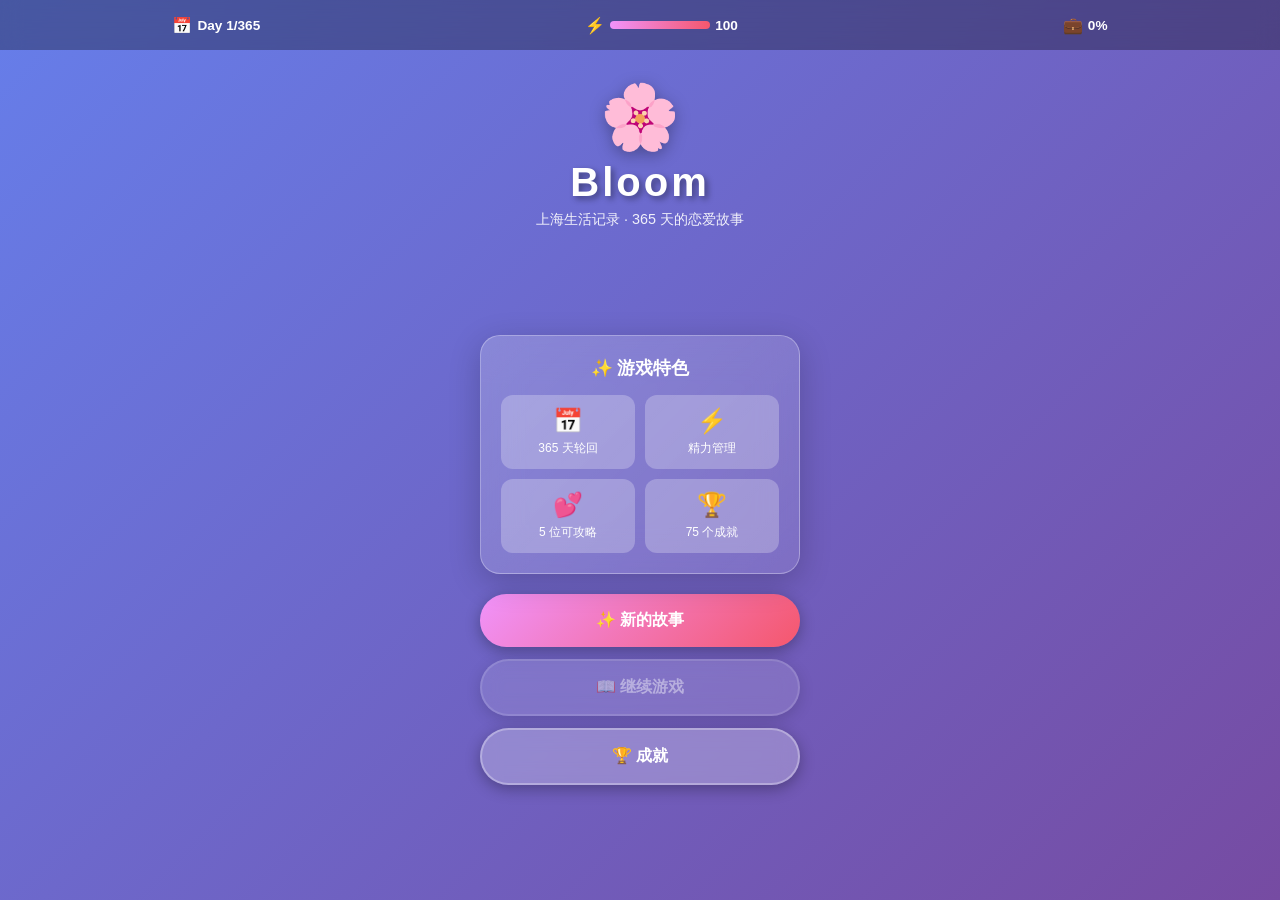
<file: bloom-v4.html>
<!DOCTYPE html>
<html lang="zh-CN">
<head>
    <meta charset="UTF-8">
    <meta name="viewport" content="width=device-width, initial-scale=1.0, maximum-scale=1.0, user-scalable=no, viewport-fit=cover">
    <meta name="apple-mobile-web-app-capable" content="yes">
    <meta name="apple-mobile-web-app-status-bar-style" content="black-translucent">
    <title>Bloom - 上海生活记录</title>
    <style>
        /* ===== 全局样式 ===== */
        * {
            margin: 0;
            padding: 0;
            box-sizing: border-box;
            -webkit-tap-highlight-color: transparent;
        }

        body {
            font-family: 'PingFang SC', 'Helvetica Neue', sans-serif;
            background: linear-gradient(135deg, #667eea 0%, #764ba2 100%);
            min-height: 100vh;
            overflow: hidden;
            padding-top: env(safe-area-inset-top);
            padding-bottom: env(safe-area-inset-bottom);
        }

        /* ===== 顶部状态栏 ===== */
        .status-bar {
            position: fixed;
            top: 0;
            left: 0;
            right: 0;
            height: 50px;
            background: rgba(0,0,0,0.3);
            backdrop-filter: blur(10px);
            display: flex;
            justify-content: space-around;
            align-items: center;
            padding: 0 10px;
            z-index: 1000;
        }

        .status-item {
            display: flex;
            align-items: center;
            gap: 5px;
            color: #fff;
            font-size: 0.85rem;
            font-weight: 600;
        }

        .status-icon {
            font-size: 1rem;
        }

        .energy-bar {
            width: 100px;
            height: 8px;
            background: rgba(255,255,255,0.3);
            border-radius: 4px;
            overflow: hidden;
        }

        .energy-fill {
            height: 100%;
            background: linear-gradient(90deg, #f093fb 0%, #f5576c 100%);
            transition: width 0.3s;
        }

        .energy-low .energy-fill {
            background: linear-gradient(90deg, #ff416c 0%, #ff4b2b 100%);
        }

        /* ===== 页面容器 ===== */
        .page {
            display: none;
            min-height: 100vh;
            padding: calc(60px + env(safe-area-inset-top)) 15px calc(10px + env(safe-area-inset-bottom));
            animation: fadeIn 0.4s ease;
        }

        .page.active {
            display: flex;
            flex-direction: column;
        }

        @keyframes fadeIn {
            from { opacity: 0; transform: translateY(10px); }
            to { opacity: 1; transform: translateY(0); }
        }

        /* ===== 首页 ===== */
        #home-page {
            justify-content: space-between;
            align-items: center;
        }

        .home-top {
            text-align: center;
            margin-top: 20px;
        }

        .game-logo {
            font-size: 4rem;
            margin-bottom: 5px;
            filter: drop-shadow(0 4px 8px rgba(0,0,0,0.3));
        }

        .game-title {
            font-size: 2.5rem;
            color: #fff;
            text-shadow: 3px 3px 6px rgba(0,0,0,0.4);
            font-weight: bold;
            letter-spacing: 3px;
        }

        .game-subtitle {
            font-size: 0.9rem;
            color: rgba(255,255,255,0.9);
            margin-top: 5px;
        }

        .home-content {
            flex: 1;
            display: flex;
            flex-direction: column;
            justify-content: center;
            width: 100%;
            max-width: 320px;
        }

        .feature-card {
            background: linear-gradient(135deg, rgba(255,255,255,0.2), rgba(255,255,255,0.1));
            backdrop-filter: blur(20px);
            border-radius: 20px;
            padding: 20px;
            margin-bottom: 20px;
            border: 1px solid rgba(255,255,255,0.3);
            box-shadow: 0 8px 32px rgba(0,0,0,0.2);
        }

        .feature-card h3 {
            color: #fff;
            font-size: 1.1rem;
            margin-bottom: 15px;
            text-align: center;
        }

        .feature-grid {
            display: grid;
            grid-template-columns: repeat(2, 1fr);
            gap: 10px;
        }

        .feature-item {
            background: rgba(255,255,255,0.25);
            padding: 12px 8px;
            border-radius: 12px;
            text-align: center;
            color: #fff;
        }

        .feature-item .icon {
            font-size: 1.5rem;
            margin-bottom: 5px;
        }

        .feature-item .text {
            font-size: 0.75rem;
        }

        .menu-buttons {
            display: flex;
            flex-direction: column;
            gap: 12px;
            width: 100%;
        }

        .btn {
            padding: 16px 30px;
            font-size: 1rem;
            border: none;
            border-radius: 50px;
            cursor: pointer;
            transition: all 0.3s;
            font-family: inherit;
            font-weight: bold;
            box-shadow: 0 4px 15px rgba(0,0,0,0.3);
        }

        .btn-primary {
            background: linear-gradient(135deg, #f093fb 0%, #f5576c 100%);
            color: #fff;
        }

        .btn-primary:hover:not(:disabled) {
            transform: translateY(-3px);
            box-shadow: 0 6px 20px rgba(0,0,0,0.4);
        }

        .btn-secondary {
            background: rgba(255,255,255,0.25);
            color: #fff;
            backdrop-filter: blur(10px);
            border: 2px solid rgba(255,255,255,0.3);
        }

        .btn-secondary:hover:not(:disabled) {
            background: rgba(255,255,255,0.35);
            transform: translateY(-2px);
        }

        .btn:disabled {
            opacity: 0.5;
            cursor: not-allowed;
        }

        /* ===== 角色卡片 ===== */
        .character-grid {
            display: grid;
            grid-template-columns: repeat(2, 1fr);
            gap: 15px;
            width: 100%;
            margin: 20px 0;
        }

        .character-card {
            background: rgba(255,255,255,0.95);
            border-radius: 15px;
            padding: 15px;
            cursor: pointer;
            transition: all 0.3s;
            border: 3px solid transparent;
        }

        .character-card:hover {
            transform: translateY(-3px);
            box-shadow: 0 8px 20px rgba(0,0,0,0.2);
        }

        .character-card.locked {
            opacity: 0.5;
            cursor: not-allowed;
        }

        .character-avatar {
            width: 60px;
            height: 60px;
            border-radius: 50%;
            margin: 0 auto 10px;
            background: linear-gradient(135deg, #667eea 0%, #764ba2 100%);
            display: flex;
            align-items: center;
            justify-content: center;
            font-size: 1.5rem;
        }

        .character-name {
            font-size: 0.95rem;
            font-weight: bold;
            color: #333;
            text-align: center;
            margin-bottom: 5px;
        }

        .character-relation {
            font-size: 0.75rem;
            color: #666;
            text-align: center;
            margin-bottom: 8px;
        }

        .character-affection {
            height: 6px;
            background: #e0e0e0;
            border-radius: 3px;
            overflow: hidden;
        }

        .character-affection-fill {
            height: 100%;
            background: linear-gradient(90deg, #f093fb 0%, #f5576c 100%);
            transition: width 0.3s;
        }

        .character-days {
            font-size: 0.7rem;
            color: #999;
            text-align: center;
            margin-top: 5px;
        }

        /* ===== 警告提示 ===== */
        .warning-toast {
            position: fixed;
            bottom: 100px;
            left: 50%;
            transform: translateX(-50%);
            background: rgba(255,65,108,0.95);
            color: #fff;
            padding: 15px 25px;
            border-radius: 25px;
            font-size: 0.9rem;
            font-weight: 600;
            box-shadow: 0 4px 20px rgba(0,0,0,0.3);
            z-index: 2000;
            display: none;
            animation: slideUp 0.3s ease;
        }

        @keyframes slideUp {
            from { opacity: 0; transform: translateX(-50%) translateY(20px); }
            to { opacity: 1; transform: translateX(-50%) translateY(0); }
        }

        /* ===== 成就通知 ===== */
        .achievement-toast {
            position: fixed;
            top: 70px;
            left: 50%;
            transform: translateX(-50%);
            background: rgba(102,126,234,0.95);
            color: #fff;
            padding: 15px 25px;
            border-radius: 15px;
            font-size: 0.9rem;
            box-shadow: 0 4px 20px rgba(0,0,0,0.3);
            z-index: 2000;
            display: none;
            animation: slideDown 0.3s ease;
        }

        @keyframes slideDown {
            from { opacity: 0; transform: translateX(-50%) translateY(-20px); }
            to { opacity: 1; transform: translateX(-50%) translateY(0); }
        }

        /* ===== 响应式 ===== */
        @media (max-width: 380px) {
            .game-title {
                font-size: 2rem;
            }
            .game-logo {
                font-size: 3.5rem;
            }
            .character-grid {
                grid-template-columns: 1fr;
            }
        }
    </style>
</head>
<body>
    <!-- 顶部状态栏 -->
    <div class="status-bar">
        <div class="status-item">
            <span class="status-icon">📅</span>
            <span>Day <span id="day-display">1</span>/365</span>
        </div>
        <div class="status-item">
            <span class="status-icon">⚡</span>
            <div class="energy-bar" id="energy-bar">
                <div class="energy-fill" id="energy-fill" style="width: 100%;"></div>
            </div>
            <span id="energy-display">100</span>
        </div>
        <div class="status-item">
            <span class="status-icon">💼</span>
            <span id="work-display">0%</span>
        </div>
    </div>

    <!-- 首页 -->
    <div id="home-page" class="page active">
        <div class="home-top">
            <div class="game-logo">🌸</div>
            <h1 class="game-title">Bloom</h1>
            <p class="game-subtitle">上海生活记录 · 365 天的恋爱故事</p>
        </div>

        <div class="home-content">
            <div class="feature-card">
                <h3>✨ 游戏特色</h3>
                <div class="feature-grid">
                    <div class="feature-item">
                        <div class="icon">📅</div>
                        <div class="text">365 天轮回</div>
                    </div>
                    <div class="feature-item">
                        <div class="icon">⚡</div>
                        <div class="text">精力管理</div>
                    </div>
                    <div class="feature-item">
                        <div class="icon">💕</div>
                        <div class="text">5 位可攻略</div>
                    </div>
                    <div class="feature-item">
                        <div class="icon">🏆</div>
                        <div class="text">75 个成就</div>
                    </div>
                </div>
            </div>

            <div class="menu-buttons">
                <button class="btn btn-primary" onclick="game.startNewGame()">✨ 新的故事</button>
                <button class="btn btn-secondary" id="btn-continue" onclick="game.continueGame()" disabled>📖 继续游戏</button>
                <button class="btn btn-secondary" onclick="game.showAchievements()">🏆 成就</button>
            </div>
        </div>
    </div>

    <!-- 警告提示 -->
    <div class="warning-toast" id="warning-toast"></div>

    <!-- 成就通知 -->
    <div class="achievement-toast" id="achievement-toast"></div>

    <script>
        // ===== 游戏常量 =====
        const MAX_DAY = 365;
        const MAX_ENERGY = 100;
        const WORK_HOURS_PER_DAY = 8;

        // ===== 角色数据 =====
        const CHARACTERS = {
            wenya: {
                id: 'wenya',
                name: '温雅',
                avatar: '🎨',
                color: '#fd79a8',
                affection: 0,
                maxAffection: 150,
                relation: 'stranger', // stranger, acquaintance, friend, ambiguous, lover, hotlove, partner, spouse
                lastContact: 0,
                unlocked: false
            },
            xiayang: {
                id: 'xiayang',
                name: '夏阳',
                avatar: '🏃',
                color: '#e67e22',
                affection: 0,
                maxAffection: 150,
                relation: 'stranger',
                lastContact: 0,
                unlocked: false
            },
            sujingyi: {
                id: 'sujingyi',
                name: '苏静怡',
                avatar: '🩺',
                color: '#3498db',
                affection: 0,
                maxAffection: 150,
                relation: 'stranger',
                lastContact: 0,
                unlocked: false
            },
            luxiao: {
                id: 'luxiao',
                name: '陆潇',
                avatar: '🍷',
                color: '#2d3436',
                affection: 0,
                maxAffection: 150,
                relation: 'stranger',
                lastContact: 0,
                unlocked: false
            },
            linwanqing: {
                id: 'linwanqing',
                name: '林婉清',
                avatar: '💼',
                color: '#8e44ad',
                affection: 0,
                maxAffection: 150,
                relation: 'stranger',
                lastContact: 0,
                unlocked: false
            }
        };

        // ===== 关系阶段定义 =====
        const RELATION_STAGES = {
            stranger: { name: '陌生人', minAffection: 0 },
            acquaintance: { name: '认识', minAffection: 20 },
            friend: { name: '朋友', minAffection: 40 },
            ambiguous: { name: '暧昧', minAffection: 60 },
            lover: { name: '恋人', minAffection: 86 },
            hotlove: { name: '热恋', minAffection: 101 },
            partner: { name: '伴侣', minAffection: 121 },
            spouse: { name: '夫妻', minAffection: 141 }
        };

        // ===== 联系频率阈值（天） =====
        const CONTACT_THRESHOLDS = {
            stranger: 999,
            acquaintance: 30,
            friend: 14,
            ambiguous: 7,
            lover: 3,
            hotlove: 2,
            partner: 2,
            spouse: 1
        };

        // ===== 游戏状态 =====
        class GameState {
            constructor() {
                this.day = 1;
                this.energy = MAX_ENERGY;
                this.workProgress = 0;
                this.achievements = [];
                this.flags = {};
            }

            reset() {
                this.day = 1;
                this.energy = MAX_ENERGY;
                this.workProgress = 0;
                this.flags = {};
                
                Object.keys(CHARACTERS).forEach(key => {
                    CHARACTERS[key].affection = 0;
                    CHARACTERS[key].relation = 'stranger';
                    CHARACTERS[key].lastContact = 0;
                    CHARACTERS[key].unlocked = false;
                });
            }

            save() {
                const saveData = {
                    day: this.day,
                    energy: this.energy,
                    workProgress: this.workProgress,
                    achievements: this.achievements,
                    flags: this.flags,
                    characters: {}
                };

                Object.keys(CHARACTERS).forEach(key => {
                    saveData.characters[key] = {
                        affection: CHARACTERS[key].affection,
                        relation: CHARACTERS[key].relation,
                        lastContact: CHARACTERS[key].lastContact,
                        unlocked: CHARACTERS[key].unlocked
                    };
                });

                localStorage.setItem('bloom_save', JSON.stringify(saveData));
            }

            load() {
                const saveData = localStorage.getItem('bloom_save');
                if (!saveData) return false;

                const data = JSON.parse(saveData);
                this.day = data.day;
                this.energy = data.energy;
                this.workProgress = data.workProgress;
                this.achievements = data.achievements || [];
                this.flags = data.flags || {};

                if (data.characters) {
                    Object.keys(data.characters).forEach(key => {
                        if (CHARACTERS[key]) {
                            CHARACTERS[key].affection = data.characters[key].affection;
                            CHARACTERS[key].relation = data.characters[key].relation;
                            CHARACTERS[key].lastContact = data.characters[key].lastContact;
                            CHARACTERS[key].unlocked = data.characters[key].unlocked;
                        }
                    });
                }

                return true;
            }

            hasSave() {
                return localStorage.getItem('bloom_save') !== null;
            }
        }

        const gameState = new GameState();

        // ===== 游戏引擎 =====
        class GameEngine {
            constructor() {
                this.init();
            }

            init() {
                this.updateStatusBar();
                this.checkContinueButton();
            }

            updateStatusBar() {
                document.getElementById('day-display').textContent = gameState.day;
                document.getElementById('energy-display').textContent = gameState.energy;
                document.getElementById('energy-fill').style.width = gameState.energy + '%';
                document.getElementById('work-display').textContent = gameState.workProgress + '%';

                const energyBar = document.getElementById('energy-bar');
                if (gameState.energy < 30) {
                    energyBar.classList.add('energy-low');
                } else {
                    energyBar.classList.remove('energy-low');
                }
            }

            checkContinueButton() {
                const btn = document.getElementById('btn-continue');
                if (btn) {
                    btn.disabled = !gameState.hasSave();
                }
            }

            startNewGame() {
                if (confirm('确定要开始新游戏吗？当前进度将会丢失。')) {
                    gameState.reset();
                    this.updateStatusBar();
                    alert('游戏开始！你来到了上海，外派期 365 天。\n\n好好把握这段时间吧！');
                }
            }

            continueGame() {
                if (gameState.load()) {
                    this.updateStatusBar();
                    alert('游戏继续！今天是第 ' + gameState.day + ' 天。');
                }
            }

            showAchievements() {
                alert('成就系统开发中...\n\n当前解锁：' + gameState.achievements.length + '/75');
            }

            showWarning(message) {
                const toast = document.getElementById('warning-toast');
                toast.textContent = message;
                toast.style.display = 'block';
                setTimeout(() => {
                    toast.style.display = 'none';
                }, 3000);
            }

            showAchievement(name) {
                const toast = document.getElementById('achievement-toast');
                toast.innerHTML = '🏆 成就解锁<br><strong>' + name + '</strong>';
                toast.style.display = 'block';
                setTimeout(() => {
                    toast.style.display = 'none';
                }, 3000);
            }

            changeAffection(characterId, amount) {
                if (!CHARACTERS[characterId]) return;

                const oldAffection = CHARACTERS[characterId].affection;
                CHARACTERS[characterId].affection = Math.max(0, Math.min(150, CHARACTERS[characterId].affection + amount));

                // 检查关系阶段变化
                const newRelation = this.getRelationStage(CHARACTERS[characterId].affection);
                if (newRelation !== CHARACTERS[characterId].relation) {
                    const oldStage = RELATION_STAGES[CHARACTERS[characterId].relation].name;
                    const newStage = RELATION_STAGES[newRelation].name;
                    CHARACTERS[characterId].relation = newRelation;
                    this.showWarning(CHARACTERS[characterId].name + ' 和你们关系升级为：' + newStage);
                }

                // 检查成就
                if (oldAffection < 86 && CHARACTERS[characterId].affection >= 86) {
                    this.showAchievement('【' + CHARACTERS[characterId].name + '·恋人未满】');
                }
                if (oldAffection < 150 && CHARACTERS[characterId].affection >= 150) {
                    this.showAchievement('【' + CHARACTERS[characterId].name + '·真爱无敌】');
                }
            }

            getRelationStage(affection) {
                if (affection >= 141) return 'spouse';
                if (affection >= 121) return 'partner';
                if (affection >= 101) return 'hotlove';
                if (affection >= 86) return 'lover';
                if (affection >= 60) return 'ambiguous';
                if (affection >= 40) return 'friend';
                if (affection >= 20) return 'acquaintance';
                return 'stranger';
            }

            checkContactOverdue() {
                // 检查太久没联系的角色
                Object.keys(CHARACTERS).forEach(key => {
                    const char = CHARACTERS[key];
                    if (!char.unlocked || char.relation === 'stranger') return;

                    const daysSinceContact = gameState.day - char.lastContact;
                    const threshold = CONTACT_THRESHOLDS[char.relation];

                    if (daysSinceContact > threshold) {
                        // 好感度下降
                        this.changeAffection(key, -5);
                        this.showWarning(char.name + ' 已经 ' + daysSinceContact + ' 天没联系了，她有点生气...');

                        // 检查是否分手
                        if (daysSinceContact > threshold * 2 && char.relation === 'lover') {
                            this.showWarning(char.name + ' 向你提出了分手...');
                            // TODO: 触发分手事件
                        }
                    }
                });
            }

            nextDay() {
                gameState.day++;
                gameState.energy = Math.min(MAX_ENERGY, gameState.energy + 50); // 睡觉恢复
                gameState.workProgress = 0; // 重置工作进度

                if (gameState.day > MAX_DAY) {
                    this.triggerEnding();
                    return;
                }

                this.checkContactOverdue();
                this.updateStatusBar();
                this.showWarning('第 ' + gameState.day + ' 天开始了！');
            }

            triggerEnding() {
                // TODO: 触发结局
                alert('365 天外派期结束了！\n\n根据你的选择，将触发不同的结局。\n\n（结局系统开发中）');
            }
        }

        // 初始化游戏
        const game = new GameEngine();
    </script>
</body>
</html>
</file>
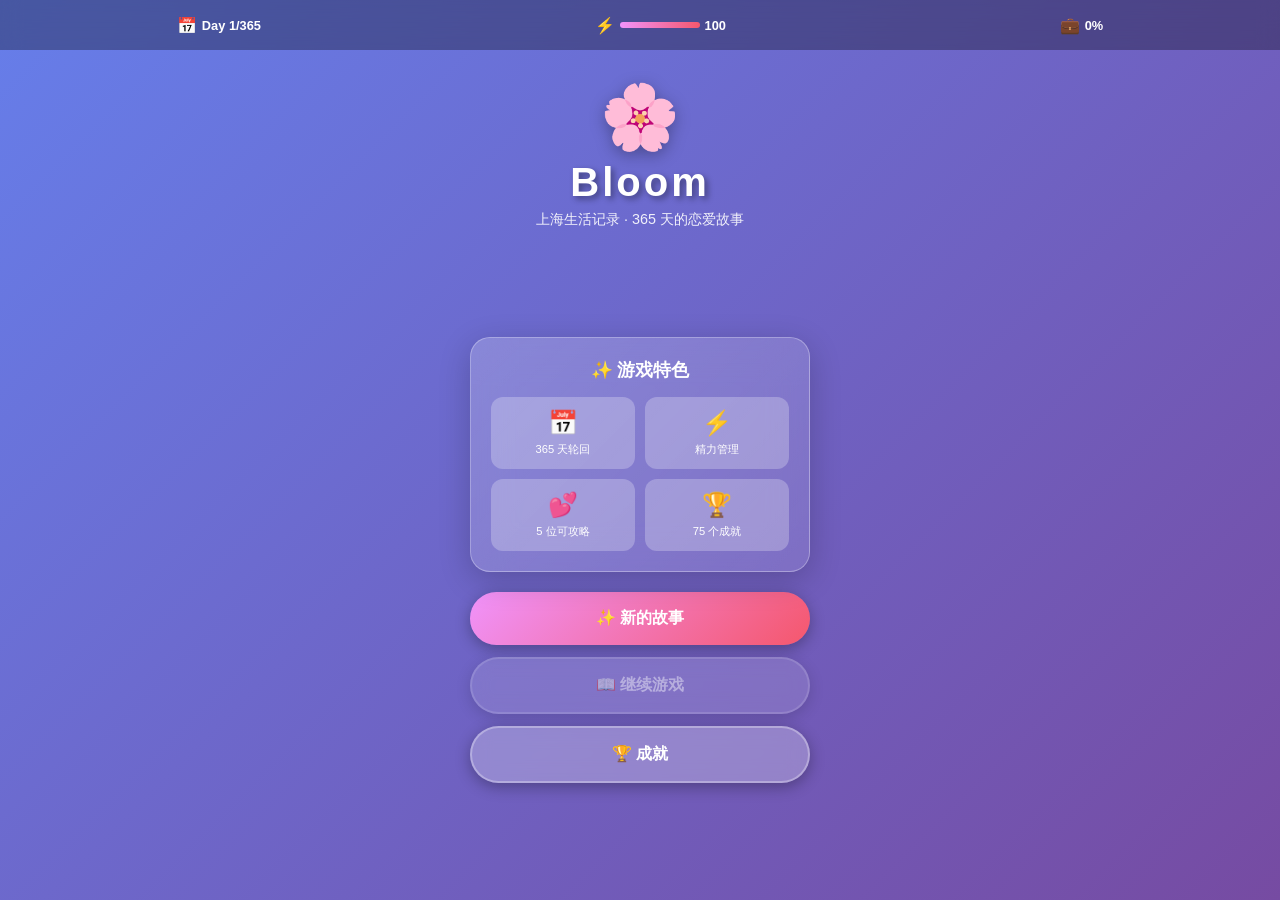
<file: bloom-v5.html>
<!DOCTYPE html>
<html lang="zh-CN">
<head>
    <meta charset="UTF-8">
    <meta name="viewport" content="width=device-width, initial-scale=1.0, maximum-scale=1.0, user-scalable=no, viewport-fit=cover">
    <meta name="apple-mobile-web-app-capable" content="yes">
    <meta name="apple-mobile-web-app-status-bar-style" content="black-translucent">
    <title>Bloom - 上海生活记录</title>
    <style>
        /* ===== 全局样式 ===== */
        * {
            margin: 0;
            padding: 0;
            box-sizing: border-box;
            -webkit-tap-highlight-color: transparent;
        }

        body {
            font-family: 'PingFang SC', 'Helvetica Neue', sans-serif;
            background: linear-gradient(135deg, #667eea 0%, #764ba2 100%);
            min-height: 100vh;
            overflow: hidden;
            padding-top: env(safe-area-inset-top);
            padding-bottom: env(safe-area-inset-bottom);
        }

        /* ===== 顶部状态栏 ===== */
        .status-bar {
            position: fixed;
            top: 0;
            left: 0;
            right: 0;
            height: 50px;
            background: rgba(0,0,0,0.3);
            backdrop-filter: blur(10px);
            display: flex;
            justify-content: space-around;
            align-items: center;
            padding: 0 10px;
            z-index: 1000;
        }

        .status-item {
            display: flex;
            align-items: center;
            gap: 5px;
            color: #fff;
            font-size: 0.8rem;
            font-weight: 600;
        }

        .status-icon {
            font-size: 1rem;
        }

        .energy-bar {
            width: 80px;
            height: 6px;
            background: rgba(255,255,255,0.3);
            border-radius: 3px;
            overflow: hidden;
        }

        .energy-fill {
            height: 100%;
            background: linear-gradient(90deg, #f093fb 0%, #f5576c 100%);
            transition: width 0.3s;
        }

        .energy-low .energy-fill {
            background: linear-gradient(90deg, #ff416c 0%, #ff4b2b 100%);
        }

        /* ===== 页面容器 ===== */
        .page {
            display: none;
            min-height: 100vh;
            padding: calc(60px + env(safe-area-inset-top)) 15px calc(10px + env(safe-area-inset-bottom));
            animation: fadeIn 0.4s ease;
        }

        .page.active {
            display: flex;
            flex-direction: column;
        }

        @keyframes fadeIn {
            from { opacity: 0; transform: translateY(10px); }
            to { opacity: 1; transform: translateY(0); }
        }

        /* ===== 首页 ===== */
        #home-page {
            justify-content: space-between;
            align-items: center;
        }

        .home-top {
            text-align: center;
            margin-top: 20px;
        }

        .game-logo {
            font-size: 4rem;
            margin-bottom: 5px;
            filter: drop-shadow(0 4px 8px rgba(0,0,0,0.3));
        }

        .game-title {
            font-size: 2.5rem;
            color: #fff;
            text-shadow: 3px 3px 6px rgba(0,0,0,0.4);
            font-weight: bold;
            letter-spacing: 3px;
        }

        .game-subtitle {
            font-size: 0.9rem;
            color: rgba(255,255,255,0.9);
            margin-top: 5px;
        }

        .home-content {
            flex: 1;
            display: flex;
            flex-direction: column;
            justify-content: center;
            width: 100%;
            max-width: 340px;
        }

        .feature-card {
            background: linear-gradient(135deg, rgba(255,255,255,0.2), rgba(255,255,255,0.1));
            backdrop-filter: blur(20px);
            border-radius: 20px;
            padding: 20px;
            margin-bottom: 20px;
            border: 1px solid rgba(255,255,255,0.3);
            box-shadow: 0 8px 32px rgba(0,0,0,0.2);
        }

        .feature-card h3 {
            color: #fff;
            font-size: 1.1rem;
            margin-bottom: 15px;
            text-align: center;
        }

        .feature-grid {
            display: grid;
            grid-template-columns: repeat(2, 1fr);
            gap: 10px;
        }

        .feature-item {
            background: rgba(255,255,255,0.25);
            padding: 12px 8px;
            border-radius: 12px;
            text-align: center;
            color: #fff;
        }

        .feature-item .icon {
            font-size: 1.5rem;
            margin-bottom: 5px;
        }

        .feature-item .text {
            font-size: 0.7rem;
        }

        .menu-buttons {
            display: flex;
            flex-direction: column;
            gap: 12px;
            width: 100%;
        }

        .btn {
            padding: 16px 30px;
            font-size: 1rem;
            border: none;
            border-radius: 50px;
            cursor: pointer;
            transition: all 0.3s;
            font-family: inherit;
            font-weight: bold;
            box-shadow: 0 4px 15px rgba(0,0,0,0.3);
        }

        .btn-primary {
            background: linear-gradient(135deg, #f093fb 0%, #f5576c 100%);
            color: #fff;
        }

        .btn-primary:hover:not(:disabled) {
            transform: translateY(-3px);
            box-shadow: 0 6px 20px rgba(0,0,0,0.4);
        }

        .btn-secondary {
            background: rgba(255,255,255,0.25);
            color: #fff;
            backdrop-filter: blur(10px);
            border: 2px solid rgba(255,255,255,0.3);
        }

        .btn-secondary:hover:not(:disabled) {
            background: rgba(255,255,255,0.35);
            transform: translateY(-2px);
        }

        .btn:disabled {
            opacity: 0.5;
            cursor: not-allowed;
        }

        /* ===== 角色卡片 ===== */
        .character-grid {
            display: grid;
            grid-template-columns: repeat(2, 1fr);
            gap: 15px;
            width: 100%;
            margin: 20px 0;
        }

        .character-card {
            background: rgba(255,255,255,0.95);
            border-radius: 15px;
            padding: 15px;
            cursor: pointer;
            transition: all 0.3s;
            border: 3px solid transparent;
        }

        .character-card:hover {
            transform: translateY(-3px);
            box-shadow: 0 8px 20px rgba(0,0,0,0.2);
        }

        .character-card.locked {
            opacity: 0.5;
            cursor: not-allowed;
        }

        .character-avatar {
            width: 60px;
            height: 60px;
            border-radius: 50%;
            margin: 0 auto 10px;
            background: linear-gradient(135deg, #667eea 0%, #764ba2 100%);
            display: flex;
            align-items: center;
            justify-content: center;
            font-size: 1.5rem;
        }

        .character-name {
            font-size: 0.95rem;
            font-weight: bold;
            color: #333;
            text-align: center;
            margin-bottom: 5px;
        }

        .character-relation {
            font-size: 0.7rem;
            color: #666;
            text-align: center;
            margin-bottom: 8px;
        }

        .character-affection {
            height: 6px;
            background: #e0e0e0;
            border-radius: 3px;
            overflow: hidden;
        }

        .character-affection-fill {
            height: 100%;
            background: linear-gradient(90deg, #f093fb 0%, #f5576c 100%);
            transition: width 0.3s;
        }

        .character-days {
            font-size: 0.65rem;
            color: #999;
            text-align: center;
            margin-top: 5px;
        }

        /* ===== 行动菜单 ===== */
        .action-menu {
            display: grid;
            grid-template-columns: repeat(3, 1fr);
            gap: 10px;
            width: 100%;
            margin: 20px 0;
        }

        .action-btn {
            background: rgba(255,255,255,0.25);
            backdrop-filter: blur(10px);
            border: 2px solid rgba(255,255,255,0.3);
            border-radius: 15px;
            padding: 15px 10px;
            color: #fff;
            cursor: pointer;
            transition: all 0.3s;
            font-family: inherit;
            font-size: 0.85rem;
            font-weight: 600;
        }

        .action-btn:hover:not(:disabled) {
            background: rgba(255,255,255,0.35);
            transform: translateY(-2px);
        }

        .action-btn:disabled {
            opacity: 0.5;
            cursor: not-allowed;
        }

        .action-icon {
            font-size: 1.5rem;
            margin-bottom: 5px;
        }

        /* ===== 警告提示 ===== */
        .warning-toast {
            position: fixed;
            bottom: 100px;
            left: 50%;
            transform: translateX(-50%);
            background: rgba(255,65,108,0.95);
            color: #fff;
            padding: 15px 25px;
            border-radius: 25px;
            font-size: 0.85rem;
            font-weight: 600;
            box-shadow: 0 4px 20px rgba(0,0,0,0.3);
            z-index: 2000;
            display: none;
            animation: slideUp 0.3s ease;
        }

        @keyframes slideUp {
            from { opacity: 0; transform: translateX(-50%) translateY(20px); }
            to { opacity: 1; transform: translateX(-50%) translateY(0); }
        }

        /* ===== 成就通知 ===== */
        .achievement-toast {
            position: fixed;
            top: 70px;
            left: 50%;
            transform: translateX(-50%);
            background: rgba(102,126,234,0.95);
            color: #fff;
            padding: 15px 25px;
            border-radius: 15px;
            font-size: 0.85rem;
            box-shadow: 0 4px 20px rgba(0,0,0,0.3);
            z-index: 2000;
            display: none;
            animation: slideDown 0.3s ease;
        }

        @keyframes slideDown {
            from { opacity: 0; transform: translateX(-50%) translateY(-20px); }
            to { opacity: 1; transform: translateX(-50%) translateY(0); }
        }

        /* ===== 对话界面 ===== */
        .dialogue-overlay {
            position: fixed;
            top: 0;
            left: 0;
            right: 0;
            bottom: 0;
            background: rgba(0,0,0,0.7);
            z-index: 3000;
            display: none;
            justify-content: center;
            align-items: flex-end;
        }

        .dialogue-overlay.active {
            display: flex;
        }

        .dialogue-box {
            background: rgba(255,255,255,0.98);
            backdrop-filter: blur(20px);
            border-radius: 25px 25px 0 0;
            padding: 25px 20px;
            width: 100%;
            max-width: 500px;
            box-shadow: 0 -4px 40px rgba(0,0,0,0.3);
        }

        .dialogue-character {
            font-size: 1.1rem;
            font-weight: bold;
            color: #667eea;
            margin-bottom: 15px;
        }

        .dialogue-text {
            font-size: 0.95rem;
            color: #333;
            line-height: 1.8;
            margin-bottom: 20px;
        }

        .dialogue-choices {
            display: flex;
            flex-direction: column;
            gap: 10px;
        }

        .dialogue-choice {
            padding: 14px 18px;
            font-size: 0.9rem;
            border: 2px solid #667eea;
            border-radius: 15px;
            background: #fff;
            color: #333;
            cursor: pointer;
            transition: all 0.3s;
            font-family: inherit;
            text-align: left;
        }

        .dialogue-choice:hover {
            background: #667eea;
            color: #fff;
        }

        /* ===== 联系界面 ===== */
        .contact-grid {
            display: grid;
            grid-template-columns: repeat(2, 1fr);
            gap: 12px;
            width: 100%;
            margin: 20px 0;
        }

        .contact-btn {
            background: rgba(255,255,255,0.95);
            border-radius: 15px;
            padding: 15px;
            cursor: pointer;
            transition: all 0.3s;
            border: 2px solid transparent;
        }

        .contact-btn:hover:not(:disabled) {
            transform: translateY(-3px);
            box-shadow: 0 8px 20px rgba(0,0,0,0.2);
            border-color: #667eea;
        }

        .contact-btn:disabled {
            opacity: 0.5;
            cursor: not-allowed;
        }

        .contact-avatar {
            width: 50px;
            height: 50px;
            border-radius: 50%;
            margin: 0 auto 10px;
            background: linear-gradient(135deg, #667eea 0%, #764ba2 100%);
            display: flex;
            align-items: center;
            justify-content: center;
            font-size: 1.3rem;
        }

        .contact-name {
            font-size: 0.85rem;
            font-weight: bold;
            color: #333;
            text-align: center;
            margin-bottom: 5px;
        }

        .contact-action {
            font-size: 0.7rem;
            color: #666;
            text-align: center;
        }

        .contact-cost {
            font-size: 0.65rem;
            color: #999;
            text-align: center;
            margin-top: 3px;
        }

        /* ===== 响应式 ===== */
        @media (max-width: 380px) {
            .game-title {
                font-size: 2rem;
            }
            .game-logo {
                font-size: 3.5rem;
            }
            .character-grid {
                grid-template-columns: 1fr;
            }
            .action-menu {
                grid-template-columns: repeat(2, 1fr);
            }
        }
    </style>
</head>
<body>
    <!-- 顶部状态栏 -->
    <div class="status-bar">
        <div class="status-item">
            <span class="status-icon">📅</span>
            <span>Day <span id="day-display">1</span>/365</span>
        </div>
        <div class="status-item">
            <span class="status-icon">⚡</span>
            <div class="energy-bar" id="energy-bar">
                <div class="energy-fill" id="energy-fill" style="width: 100%;"></div>
            </div>
            <span id="energy-display">100</span>
        </div>
        <div class="status-item">
            <span class="status-icon">💼</span>
            <span id="work-display">0%</span>
        </div>
    </div>

    <!-- 首页 -->
    <div id="home-page" class="page active">
        <div class="home-top">
            <div class="game-logo">🌸</div>
            <h1 class="game-title">Bloom</h1>
            <p class="game-subtitle">上海生活记录 · 365 天的恋爱故事</p>
        </div>

        <div class="home-content">
            <div class="feature-card">
                <h3>✨ 游戏特色</h3>
                <div class="feature-grid">
                    <div class="feature-item">
                        <div class="icon">📅</div>
                        <div class="text">365 天轮回</div>
                    </div>
                    <div class="feature-item">
                        <div class="icon">⚡</div>
                        <div class="text">精力管理</div>
                    </div>
                    <div class="feature-item">
                        <div class="icon">💕</div>
                        <div class="text">5 位可攻略</div>
                    </div>
                    <div class="feature-item">
                        <div class="icon">🏆</div>
                        <div class="text">75 个成就</div>
                    </div>
                </div>
            </div>

            <div class="menu-buttons">
                <button class="btn btn-primary" onclick="game.startNewGame()">✨ 新的故事</button>
                <button class="btn btn-secondary" id="btn-continue" onclick="game.continueGame()" disabled>📖 继续游戏</button>
                <button class="btn btn-secondary" onclick="game.showAchievements()">🏆 成就</button>
            </div>
        </div>
    </div>

    <!-- 主游戏页面 -->
    <div id="game-page" class="page">
        <h2 style="color: #fff; text-align: center; margin-bottom: 20px;">第 <span id="current-day">1</span> 天</h2>

        <!-- 角色状态 -->
        <div class="character-grid" id="character-grid"></div>

        <!-- 行动菜单 -->
        <div class="action-menu">
            <button class="action-btn" onclick="game.work()">
                <div class="action-icon">💼</div>
                <div>工作</div>
            </button>
            <button class="action-btn" onclick="game.rest()">
                <div class="action-icon">🏠</div>
                <div>休息</div>
            </button>
            <button class="action-btn" onclick="game.fitness()">
                <div class="action-icon">💪</div>
                <div>健身</div>
            </button>
            <button class="action-btn" onclick="game.explore()">
                <div class="action-icon">🗺️</div>
                <div>探索</div>
            </button>
            <button class="action-btn" onclick="game.contact()">
                <div class="action-icon">💬</div>
                <div>联系</div>
            </button>
            <button class="action-btn" onclick="game.sleep()">
                <div class="action-icon">🌙</div>
                <div>睡觉</div>
            </button>
        </div>

        <div style="text-align: center; margin-top: 20px;">
            <button class="btn btn-secondary" onclick="game.nextDay()" style="padding: 14px 40px;">
                ⏭️ 跳过今天
            </button>
        </div>
    </div>

    <!-- 联系界面 -->
    <div id="contact-page" class="page">
        <h2 style="color: #fff; text-align: center; margin-bottom: 20px;">联系角色</h2>

        <div class="contact-grid" id="contact-grid"></div>

        <div style="text-align: center; margin-top: 20px;">
            <button class="btn btn-secondary" onclick="game.backToHome()" style="padding: 14px 40px;">
                ← 返回
            </button>
        </div>
    </div>

    <!-- 对话遮罩 -->
    <div class="dialogue-overlay" id="dialogue-overlay">
        <div class="dialogue-box">
            <div class="dialogue-character" id="dialogue-character"></div>
            <div class="dialogue-text" id="dialogue-text"></div>
            <div class="dialogue-choices" id="dialogue-choices"></div>
        </div>
    </div>

    <!-- 警告提示 -->
    <div class="warning-toast" id="warning-toast"></div>

    <!-- 成就通知 -->
    <div class="achievement-toast" id="achievement-toast"></div>

    <script>
        // ===== 游戏常量 =====
        const MAX_DAY = 365;
        const MAX_ENERGY = 100;
        const WORK_HOURS_PER_DAY = 8;

        // ===== 精力消耗配置 =====
        const ENERGY_COSTS = {
            work: 40,
            rest: -20,
            fitness: 15,
            explore: 20,
            sleep: -50,
            message: 2,
            call: 5,
            video: 8,
            date: 20,
            gift: 10,
            surprise: 30
        };

        // ===== 角色数据 =====
        const CHARACTERS = {
            wenya: {
                id: 'wenya',
                name: '温雅',
                avatar: '🎨',
                color: '#fd79a8',
                affection: 0,
                maxAffection: 150,
                relation: 'stranger',
                lastContact: 0,
                unlocked: false,
                scenes: []
            },
            xiayang: {
                id: 'xiayang',
                name: '夏阳',
                avatar: '🏃',
                color: '#e67e22',
                affection: 0,
                maxAffection: 150,
                relation: 'stranger',
                lastContact: 0,
                unlocked: false
            },
            sujingyi: {
                id: 'sujingyi',
                name: '苏静怡',
                avatar: '🩺',
                color: '#3498db',
                affection: 0,
                maxAffection: 150,
                relation: 'stranger',
                lastContact: 0,
                unlocked: false
            },
            luxiao: {
                id: 'luxiao',
                name: '陆潇',
                avatar: '🍷',
                color: '#2d3436',
                affection: 0,
                maxAffection: 150,
                relation: 'stranger',
                lastContact: 0,
                unlocked: false
            },
            linwanqing: {
                id: 'linwanqing',
                name: '林婉清',
                avatar: '💼',
                color: '#8e44ad',
                affection: 0,
                maxAffection: 150,
                relation: 'stranger',
                lastContact: 0,
                unlocked: false
            }
        };

        // ===== 关系阶段定义 =====
        const RELATION_STAGES = {
            stranger: { name: '陌生人', minAffection: 0 },
            acquaintance: { name: '认识', minAffection: 20 },
            friend: { name: '朋友', minAffection: 40 },
            ambiguous: { name: '暧昧', minAffection: 60 },
            lover: { name: '恋人', minAffection: 86 },
            hotlove: { name: '热恋', minAffection: 101 },
            partner: { name: '伴侣', minAffection: 121 },
            spouse: { name: '夫妻', minAffection: 141 }
        };

        // ===== 联系频率阈值（天） =====
        const CONTACT_THRESHOLDS = {
            stranger: 999,
            acquaintance: 30,
            friend: 14,
            ambiguous: 7,
            lover: 3,
            hotlove: 2,
            partner: 2,
            spouse: 1
        };

        // ===== 温雅线场景数据 =====
        const WENYA_SCENES = [
            {
                id: 1,
                trigger: 'unlock',
                text: '晚上 9 点，你点了外卖。\n\n门铃响了，你打开门。\n\n温雅：「你好，你的外卖……」\n\n她愣了一下。\n\n温雅：「你是……新搬来的邻居？」',
                choices: [
                    { text: '「嗯。」', affection: 3, energy: 0, next: 2 },
                    { text: '「你记得我？」', affection: 5, energy: 0, next: 2 },
                    { text: '「这么晚还送外卖？」', affection: 8, energy: 0, next: 2 }
                ]
            },
            {
                id: 2,
                trigger: 'day_3',
                text: '三天后，你收到消息。\n\n温雅：「你好，我是温雅，住你对门。」\n「这周末有空吗？有个艺术展览，要不要一起看？」',
                choices: [
                    { text: '「好啊，几点？」', affection: 10, energy: 0, next: 3, unlock: 'date' },
                    { text: '「这周有事，下次吧。」', affection: 3, energy: 0, next: null },
                    { text: '「不了，谢谢。」', affection: -5, energy: 0, next: null }
                ]
            },
            {
                id: 3,
                trigger: 'date',
                text: '周六下午 2 点，美术馆门口。\n\n温雅：「你来了！」\n（她穿了条淡粉色的裙子，长发披肩）\n「我还怕你不来……」',
                choices: [
                    { text: '「走吧，进去。」', affection: 5, energy: 20, next: 4 },
                    { text: '「你今天很漂亮。」', affection: 15, energy: 20, next: 4 },
                    { text: '「等很久了吗？」', affection: 10, energy: 20, next: 4 }
                ]
            },
            {
                id: 4,
                trigger: 'scene_4',
                text: '你们站在一幅画前。\n\n温雅：「这幅画……让我想到了你。」',
                choices: [
                    { text: '「为什么？」', affection: 8, energy: 0, next: 5 },
                    { text: '「我也想到了你。」', affection: 15, energy: 0, next: 5 },
                    { text: '「（安静看画）」', affection: 10, energy: 0, next: 5 }
                ]
            },
            {
                id: 5,
                trigger: 'scene_5',
                text: '温雅：「我最近……画了一幅画。」\n「但是不太满意……」\n「你能来看看吗？」',
                choices: [
                    { text: '「好，现在就去。」', affection: 10, energy: 20, next: 6 },
                    { text: '「你一直都很棒。」', affection: 15, energy: 0, next: 6 },
                    { text: '「我不懂画，帮不了你。」', affection: -10, energy: 0, next: null }
                ]
            },
            {
                id: 6,
                trigger: 'scene_6',
                text: '你来到温雅家。\n\n她拿出一幅画。\n\n温雅：「就是这幅……」\n（画的是你，在美术馆的样子）\n「我……画得不好吗？」',
                choices: [
                    { text: '「很好，很像。」', affection: 10, energy: 0, next: 7 },
                    { text: '「你画了我？」', affection: 15, energy: 0, next: 7 },
                    { text: '「我不懂画，但我觉得很好。」', affection: 15, energy: 0, next: 7 }
                ]
            },
            {
                id: 7,
                trigger: 'scene_7',
                text: '温雅：「其实……我一直想办个人展。」\n「但是我不敢……」\n「我怕没人来看……」',
                choices: [
                    { text: '「我帮你。」', affection: 20, energy: 30, next: 8 },
                    { text: '「你可以的。」', affection: 15, energy: 0, next: 8 },
                    { text: '「办展很贵的。」', affection: -15, energy: 0, next: null }
                ]
            },
            {
                id: 8,
                trigger: 'affection_80',
                text: '（一个月后，温雅的个人展）\n\n温雅：「我……有话想对你说。」\n\n你：「……」\n\n温雅：「我喜欢你。」\n「不是邻居，不是朋友，是……恋人那种喜欢。」',
                choices: [
                    { text: '「我也喜欢你。」', affection: 10, energy: 0, ending: 'he' },
                    { text: '「我……需要时间。」', affection: 5, energy: 0, ending: 'ne' },
                    { text: '「对不起。」', affection: -20, energy: 0, ending: 'alone' }
                ]
            }
        ];

        // ===== 游戏状态 =====
        class GameState {
            constructor() {
                this.day = 1;
                this.energy = MAX_ENERGY;
                this.workProgress = 0;
                this.achievements = [];
                this.flags = {};
                this.currentScene = null;
            }

            reset() {
                this.day = 1;
                this.energy = MAX_ENERGY;
                this.workProgress = 0;
                this.flags = {};
                this.currentScene = null;
                
                Object.keys(CHARACTERS).forEach(key => {
                    CHARACTERS[key].affection = 0;
                    CHARACTERS[key].relation = 'stranger';
                    CHARACTERS[key].lastContact = 0;
                    CHARACTERS[key].unlocked = false;
                    CHARACTERS[key].scenes = [];
                });
            }

            save() {
                const saveData = {
                    day: this.day,
                    energy: this.energy,
                    workProgress: this.workProgress,
                    achievements: this.achievements,
                    flags: this.flags,
                    currentScene: this.currentScene,
                    characters: {}
                };

                Object.keys(CHARACTERS).forEach(key => {
                    saveData.characters[key] = {
                        affection: CHARACTERS[key].affection,
                        relation: CHARACTERS[key].relation,
                        lastContact: CHARACTERS[key].lastContact,
                        unlocked: CHARACTERS[key].unlocked,
                        scenes: CHARACTERS[key].scenes
                    };
                });

                localStorage.setItem('bloom_save', JSON.stringify(saveData));
            }

            load() {
                const saveData = localStorage.getItem('bloom_save');
                if (!saveData) return false;

                const data = JSON.parse(saveData);
                this.day = data.day;
                this.energy = data.energy;
                this.workProgress = data.workProgress;
                this.achievements = data.achievements || [];
                this.flags = data.flags || {};
                this.currentScene = data.currentScene;

                if (data.characters) {
                    Object.keys(data.characters).forEach(key => {
                        if (CHARACTERS[key]) {
                            CHARACTERS[key].affection = data.characters[key].affection;
                            CHARACTERS[key].relation = data.characters[key].relation;
                            CHARACTERS[key].lastContact = data.characters[key].lastContact;
                            CHARACTERS[key].unlocked = data.characters[key].unlocked;
                            CHARACTERS[key].scenes = data.characters[key].scenes || [];
                        }
                    });
                }

                return true;
            }

            hasSave() {
                return localStorage.getItem('bloom_save') !== null;
            }
        }

        const gameState = new GameState();

        // ===== 游戏引擎 =====
        class GameEngine {
            constructor() {
                this.init();
            }

            init() {
                this.updateStatusBar();
                this.checkContinueButton();
                this.renderCharacterGrid();
            }

            updateStatusBar() {
                document.getElementById('day-display').textContent = gameState.day;
                document.getElementById('current-day').textContent = gameState.day;
                document.getElementById('energy-display').textContent = gameState.energy;
                document.getElementById('energy-fill').style.width = gameState.energy + '%';
                document.getElementById('work-display').textContent = gameState.workProgress + '%';

                const energyBar = document.getElementById('energy-bar');
                if (gameState.energy < 30) {
                    energyBar.classList.add('energy-low');
                } else {
                    energyBar.classList.remove('energy-low');
                }
            }

            checkContinueButton() {
                const btn = document.getElementById('btn-continue');
                if (btn) {
                    btn.disabled = !gameState.hasSave();
                }
            }

            renderCharacterGrid() {
                const grid = document.getElementById('character-grid');
                if (!grid) return;

                grid.innerHTML = Object.keys(CHARACTERS).map(key => {
                    const char = CHARACTERS[key];
                    const stage = RELATION_STAGES[char.relation];
                    const affectionPercent = (char.affection / char.maxAffection) * 100;
                    const daysSince = char.lastContact > 0 ? gameState.day - char.lastContact : 0;

                    return `
                        <div class="character-card ${char.unlocked ? '' : 'locked'}">
                            <div class="character-avatar">${char.avatar}</div>
                            <div class="character-name">${char.name}</div>
                            <div class="character-relation">${char.unlocked ? stage.name : '???'}</div>
                            <div class="character-affection">
                                <div class="character-affection-fill" style="width: ${affectionPercent}%; background: ${char.color};"></div>
                            </div>
                            <div class="character-days">${char.unlocked ? (daysSince > 0 ? daysSince + '天没联系' : '今天联系过') : '未解锁'}</div>
                        </div>
                    `;
                }).join('');
            }

            renderContactGrid() {
                const grid = document.getElementById('contact-grid');
                if (!grid) return;

                grid.innerHTML = Object.keys(CHARACTERS).map(key => {
                    const char = CHARACTERS[key];
                    if (!char.unlocked) return '';

                    const canContact = char.relation !== 'stranger';

                    return `
                        <div class="contact-btn" onclick="game.showMessage('${key}')" ${!canContact ? 'disabled' : ''}>
                            <div class="contact-avatar">${char.avatar}</div>
                            <div class="contact-name">${char.name}</div>
                            <div class="contact-action">发消息</div>
                            <div class="contact-cost">-2</div>
                        </div>
                        <div class="contact-btn" onclick="game.showCall('${key}')" ${!canContact ? 'disabled' : ''}>
                            <div class="contact-avatar">${char.avatar}</div>
                            <div class="contact-name">${char.name}</div>
                            <div class="contact-action">打电话</div>
                            <div class="contact-cost">⚡-5</div>
                        </div>
                    `;
                }).filter(html => html).join('');
            }

            startNewGame() {
                if (confirm('确定要开始新游戏吗？当前进度将会丢失。')) {
                    gameState.reset();
                    this.updateStatusBar();
                    this.renderCharacterGrid();
                    this.showWarning('游戏开始！你来到了上海，外派期 365 天。\n\n好好把握这段时间吧！');
                    this.showPage('game-page');
                }
            }

            continueGame() {
                if (gameState.load()) {
                    this.updateStatusBar();
                    this.renderCharacterGrid();
                    this.showWarning('游戏继续！今天是第 ' + gameState.day + ' 天。');
                    this.showPage('game-page');
                }
            }

            showPage(pageId) {
                document.querySelectorAll('.page').forEach(p => p.classList.remove('active'));
                document.getElementById(pageId).classList.add('active');
                
                if (pageId === 'contact-page') {
                    this.renderContactGrid();
                }
            }

            backToHome() {
                this.showPage('game-page');
            }

            showAchievements() {
                alert('成就系统开发中...\n\n当前解锁：' + gameState.achievements.length + '/75');
            }

            // ===== 行动系统 =====
            work() {
                if (gameState.energy < ENERGY_COSTS.work) {
                    this.showWarning('⚠️ 精力不足！需要休息。');
                    return;
                }

                gameState.energy -= ENERGY_COSTS.work;
                gameState.workProgress = Math.min(100, gameState.workProgress + 20);
                
                this.updateStatusBar();
                this.renderCharacterGrid();
                this.showWarning('💼 工作了 8 小时，精力 -40，工作进度 +20%');
                gameState.save();
            }

            rest() {
                gameState.energy = Math.min(MAX_ENERGY, gameState.energy + ENERGY_COSTS.rest);
                this.updateStatusBar();
                this.showWarning('🏠 休息了一会儿，精力 +20');
                gameState.save();
            }

            fitness() {
                if (gameState.energy < ENERGY_COSTS.fitness) {
                    this.showWarning('⚠️ 精力不足！');
                    return;
                }

                gameState.energy -= ENERGY_COSTS.fitness;
                this.updateStatusBar();
                this.showWarning('💪 健身 1 小时，精力 -15，健康 +10');
                
                // 健身可能遇到夏阳
                if (!CHARACTERS.xiayang.unlocked && Math.random() < 0.7) {
                    setTimeout(() => {
                        this.showWarning('🏃 在健身房遇到了夏阳！');
                        CHARACTERS.xiayang.unlocked = true;
                        this.changeAffection('xiayang', 10);
                        this.renderCharacterGrid();
                    }, 1000);
                }
                
                gameState.save();
            }

            explore() {
                if (gameState.energy < ENERGY_COSTS.explore) {
                    this.showWarning('⚠️ 精力不足！');
                    return;
                }

                gameState.energy -= ENERGY_COSTS.explore;
                this.updateStatusBar();
                this.showWarning('🗺️ 探索上海，精力 -20');
                
                // 探索可能解锁角色
                const rand = Math.random();
                if (!CHARACTERS.wenya.unlocked && rand < 0.5) {
                    setTimeout(() => {
                        this.showWarning('🎨 在美术馆遇到了温雅！');
                        CHARACTERS.wenya.unlocked = true;
                        this.changeAffection('wenya', 8);
                        this.renderCharacterGrid();
                    }, 1000);
                } else if (!CHARACTERS.luxiao.unlocked && rand > 0.8) {
                    setTimeout(() => {
                        this.showWarning('🍷 在餐厅遇到了陆潇！');
                        CHARACTERS.luxiao.unlocked = true;
                        this.changeAffection('luxiao', 8);
                        this.renderCharacterGrid();
                    }, 1000);
                }
                
                gameState.save();
            }

            sleep() {
                if (confirm('确定要睡觉吗？会直接进入第二天。')) {
                    this.nextDay();
                }
            }

            contact() {
                this.showPage('contact-page');
            }

            // ===== 联系系统 =====
            showMessage(characterId) {
                if (gameState.energy < ENERGY_COSTS.message) {
                    this.showWarning('⚠️ 精力不足！');
                    return;
                }

                const char = CHARACTERS[characterId];
                gameState.energy -= ENERGY_COSTS.message;
                char.lastContact = gameState.day;
                
                this.changeAffection(characterId, 1);
                this.updateStatusBar();
                this.renderCharacterGrid();
                this.showWarning(`💬 给${char.name}发了消息，精力 -2，好感 +1`);
                gameState.save();
            }

            showCall(characterId) {
                if (gameState.energy < ENERGY_COSTS.call) {
                    this.showWarning('⚠️ 精力不足！');
                    return;
                }

                const char = CHARACTERS[characterId];
                gameState.energy -= ENERGY_COSTS.call;
                char.lastContact = gameState.day;
                
                this.changeAffection(characterId, 3);
                this.updateStatusBar();
                this.renderCharacterGrid();
                this.showWarning(`📞 给${char.name}打了电话，精力 -5，好感 +3`);
                gameState.save();
            }

            // ===== 好感度系统 =====
            changeAffection(characterId, amount) {
                if (!CHARACTERS[characterId]) return;

                const char = CHARACTERS[characterId];
                const oldAffection = char.affection;
                char.affection = Math.max(0, Math.min(char.maxAffection, char.affection + amount));

                // 检查关系阶段变化
                const newRelation = this.getRelationStage(char.affection);
                if (newRelation !== char.relation) {
                    const oldStage = RELATION_STAGES[char.relation].name;
                    const newStage = RELATION_STAGES[newRelation].name;
                    char.relation = newRelation;
                    this.showWarning(`${char.name} 和你们关系升级为：${newStage}`);
                    
                    // 成就检测
                    if (newRelation === 'lover') {
                        this.showAchievement(`【${char.name}·恋人未满】`);
                    }
                    if (newRelation === 'spouse') {
                        this.showAchievement(`【${char.name}·真爱无敌】`);
                    }
                }

                // 解锁检测
                if (oldAffection < 20 && char.affection >= 20 && !char.unlocked) {
                    char.unlocked = true;
                    this.showWarning(`${char.name} 已解锁！`);
                }
            }

            getRelationStage(affection) {
                if (affection >= 141) return 'spouse';
                if (affection >= 121) return 'partner';
                if (affection >= 101) return 'hotlove';
                if (affection >= 86) return 'lover';
                if (affection >= 60) return 'ambiguous';
                if (affection >= 40) return 'friend';
                if (affection >= 20) return 'acquaintance';
                return 'stranger';
            }

            // ===== 天数系统 =====
            nextDay() {
                gameState.day++;
                gameState.energy = Math.min(MAX_ENERGY, gameState.energy + 50);
                gameState.workProgress = 0;

                if (gameState.day > MAX_DAY) {
                    this.triggerEnding();
                    return;
                }

                this.checkContactOverdue();
                this.updateStatusBar();
                this.renderCharacterGrid();
                this.showWarning(`第 ${gameState.day} 天开始了！精力恢复到 ${gameState.energy}`);
                gameState.save();
            }

            checkContactOverdue() {
                Object.keys(CHARACTERS).forEach(key => {
                    const char = CHARACTERS[key];
                    if (!char.unlocked || char.relation === 'stranger') return;

                    const daysSinceContact = gameState.day - char.lastContact;
                    const threshold = CONTACT_THRESHOLDS[char.relation];

                    if (daysSinceContact > threshold && daysSinceContact <= threshold + 1) {
                        this.changeAffection(key, -5);
                        this.showWarning(`${char.name} 已经${daysSinceContact}天没联系了，她有点生气...`);
                    }

                    if (daysSinceContact > threshold * 2 && char.relation === 'lover') {
                        this.showWarning(`${char.name} 向你提出了分手...`);
                    }
                });
            }

            triggerEnding() {
                alert('365 天外派期结束了！\n\n根据你的选择，将触发不同的结局。\n\n（结局系统开发中）');
            }

            // ===== 温雅线场景系统 =====
            triggerWenyaScene(sceneId) {
                const scene = WENYA_SCENES.find(s => s.id === sceneId);
                if (!scene) return;

                this.showDialogue('温雅', scene.text, scene.choices);
            }

            showDialogue(character, text, choices) {
                document.getElementById('dialogue-character').textContent = character;
                document.getElementById('dialogue-text').textContent = text;
                
                const choicesContainer = document.getElementById('dialogue-choices');
                choicesContainer.innerHTML = choices.map((choice, index) => `
                    <button class="dialogue-choice" onclick="game.handleChoice(${index})">
                        ${choice.text}
                    </button>
                `).join('');

                document.getElementById('dialogue-overlay').classList.add('active');
                this.currentChoice = choices;
            }

            handleChoice(index) {
                const choice = this.currentChoice[index];
                
                if (choice.affection) {
                    this.changeAffection('wenya', choice.affection);
                }
                if (choice.energy) {
                    gameState.energy -= choice.energy;
                    this.updateStatusBar();
                }
                if (choice.ending) {
                    this.showWenyaEnding(choice.ending);
                }
                
                document.getElementById('dialogue-overlay').classList.remove('active');
                gameState.save();
            }

            showWenyaEnding(endingType) {
                const endings = {
                    he: '【温雅·执子之手】\n\n你们在一起了。\n她画了你，画里有光。\n\n成就解锁：【艺术家的缪斯】',
                    ne: '【温雅·画友】\n\n你们还是朋友。\n偶尔一起看展，但也仅此而已。\n\n成就解锁：【艺术知己】',
                    alone: '【温雅·错过的勇气】\n\n她等过你。\n但你选择了自由。\n\n成就解锁：【她等过你】'
                };
                
                alert(endings[endingType]);
                this.showAchievement('【温雅线·' + endingType.toUpperCase() + '】');
            }

            // ===== 工具函数 =====
            showWarning(message) {
                const toast = document.getElementById('warning-toast');
                toast.textContent = message;
                toast.style.display = 'block';
                setTimeout(() => {
                    toast.style.display = 'none';
                }, 3000);
            }

            showAchievement(name) {
                const toast = document.getElementById('achievement-toast');
                toast.innerHTML = '🏆 成就解锁<br><strong>' + name + '</strong>';
                toast.style.display = 'block';
                setTimeout(() => {
                    toast.style.display = 'none';
                }, 3000);
                
                if (!gameState.achievements.includes(name)) {
                    gameState.achievements.push(name);
                }
            }
        }

        // 初始化游戏
        const game = new GameEngine();
    </script>
</body>
</html>
</file>
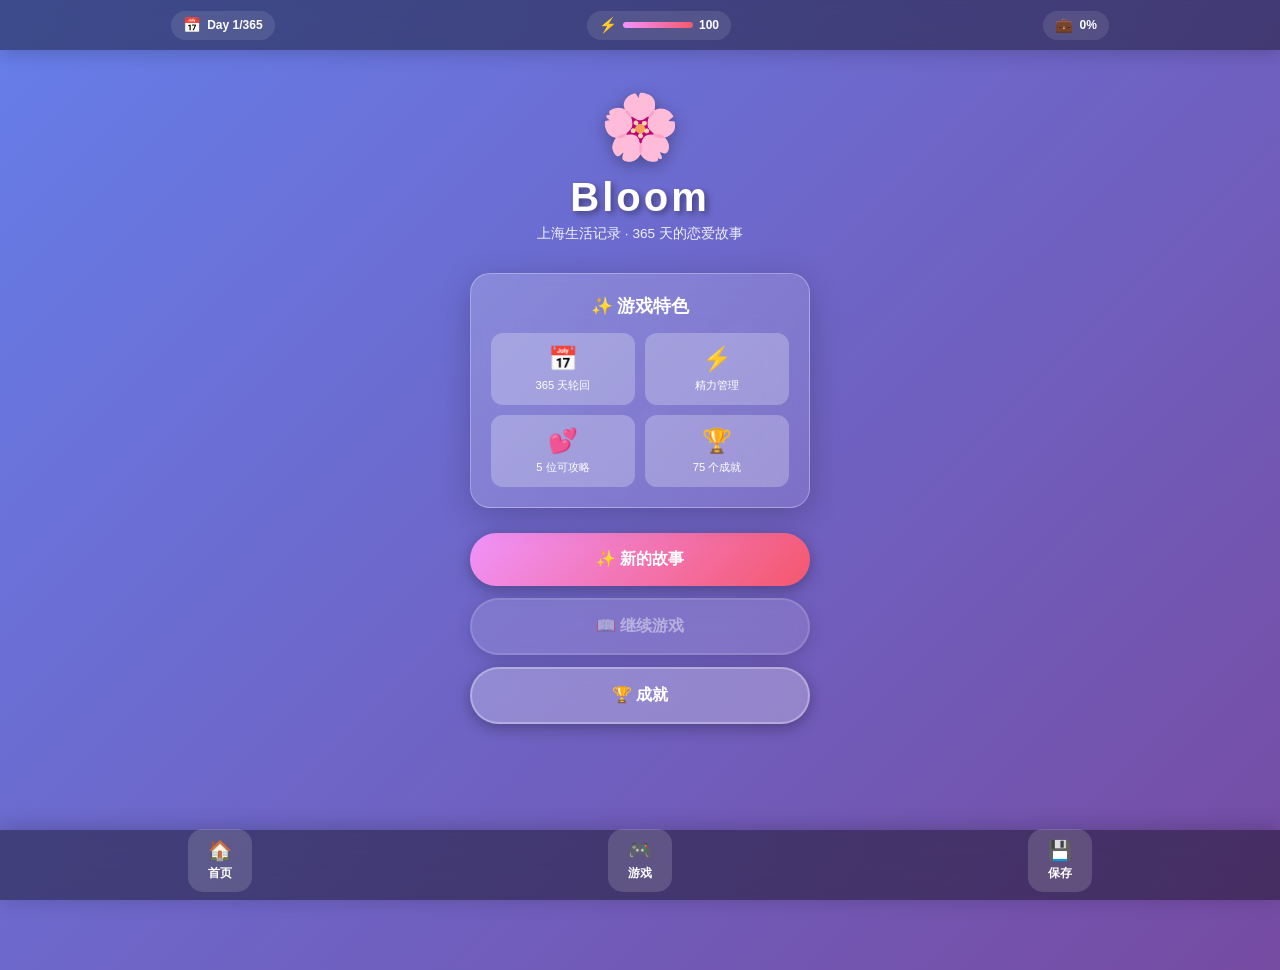
<file: bloom-v6.html>
<!DOCTYPE html>
<html lang="zh-CN">
<head>
    <meta charset="UTF-8">
    <meta name="viewport" content="width=device-width, initial-scale=1.0, maximum-scale=1.0, user-scalable=no, viewport-fit=cover">
    <meta name="apple-mobile-web-app-capable" content="yes">
    <meta name="apple-mobile-web-app-status-bar-style" content="black-translucent">
    <title>Bloom - 上海生活记录</title>
    <style>
        /* ===== 全局样式 ===== */
        * {
            margin: 0;
            padding: 0;
            box-sizing: border-box;
            -webkit-tap-highlight-color: transparent;
        }

        body {
            font-family: 'PingFang SC', 'Helvetica Neue', sans-serif;
            background: linear-gradient(135deg, #667eea 0%, #764ba2 100%);
            min-height: 100vh;
            overflow-x: hidden;
            overflow-y: auto;
            padding-top: calc(50px + env(safe-area-inset-top));
            padding-bottom: calc(20px + env(safe-area-inset-bottom));
            -webkit-overflow-scrolling: touch;
        }

        /* ===== 顶部状态栏 ===== */
        .status-bar {
            position: fixed;
            top: 0;
            left: 0;
            right: 0;
            height: 50px;
            background: rgba(0,0,0,0.4);
            backdrop-filter: blur(20px);
            -webkit-backdrop-filter: blur(20px);
            display: flex;
            justify-content: space-around;
            align-items: center;
            padding: 0 15px;
            z-index: 1000;
            box-shadow: 0 2px 20px rgba(0,0,0,0.2);
        }

        .status-item {
            display: flex;
            align-items: center;
            gap: 6px;
            color: #fff;
            font-size: 0.75rem;
            font-weight: 600;
            background: rgba(255,255,255,0.1);
            padding: 6px 12px;
            border-radius: 20px;
        }

        .status-icon {
            font-size: 0.9rem;
        }

        .energy-bar {
            width: 70px;
            height: 6px;
            background: rgba(255,255,255,0.3);
            border-radius: 3px;
            overflow: hidden;
        }

        .energy-fill {
            height: 100%;
            background: linear-gradient(90deg, #f093fb 0%, #f5576c 100%);
            transition: width 0.3s;
        }

        .energy-low .energy-fill {
            background: linear-gradient(90deg, #ff416c 0%, #ff4b2b 100%);
        }

        /* ===== 页面容器 ===== */
        .page {
            display: none;
            min-height: 100vh;
            padding: 20px 15px 100px;
            animation: fadeIn 0.4s ease;
        }

        .page.active {
            display: block;
        }

        @keyframes fadeIn {
            from { opacity: 0; transform: translateY(10px); }
            to { opacity: 1; transform: translateY(0); }
        }

        /* ===== 首页 ===== */
        #home-page {
            text-align: center;
        }

        .home-top {
            margin-bottom: 30px;
            padding-top: 20px;
        }

        .game-logo {
            font-size: 4rem;
            margin-bottom: 10px;
            filter: drop-shadow(0 4px 8px rgba(0,0,0,0.3));
            animation: float 3s ease-in-out infinite;
        }

        @keyframes float {
            0%, 100% { transform: translateY(0); }
            50% { transform: translateY(-10px); }
        }

        .game-title {
            font-size: 2.5rem;
            color: #fff;
            text-shadow: 3px 3px 6px rgba(0,0,0,0.4);
            font-weight: bold;
            letter-spacing: 3px;
            margin-bottom: 5px;
        }

        .game-subtitle {
            font-size: 0.85rem;
            color: rgba(255,255,255,0.9);
        }

        .home-content {
            max-width: 340px;
            margin: 0 auto;
        }

        .feature-card {
            background: linear-gradient(135deg, rgba(255,255,255,0.2), rgba(255,255,255,0.1));
            backdrop-filter: blur(20px);
            -webkit-backdrop-filter: blur(20px);
            border-radius: 20px;
            padding: 20px;
            margin-bottom: 25px;
            border: 1px solid rgba(255,255,255,0.3);
            box-shadow: 0 8px 32px rgba(0,0,0,0.2);
        }

        .feature-card h3 {
            color: #fff;
            font-size: 1.1rem;
            margin-bottom: 15px;
            text-align: center;
        }

        .feature-grid {
            display: grid;
            grid-template-columns: repeat(2, 1fr);
            gap: 10px;
        }

        .feature-item {
            background: rgba(255,255,255,0.25);
            padding: 12px 8px;
            border-radius: 12px;
            text-align: center;
            color: #fff;
        }

        .feature-item .icon {
            font-size: 1.5rem;
            margin-bottom: 5px;
        }

        .feature-item .text {
            font-size: 0.7rem;
        }

        .menu-buttons {
            display: flex;
            flex-direction: column;
            gap: 12px;
            width: 100%;
        }

        .btn {
            padding: 16px 30px;
            font-size: 1rem;
            border: none;
            border-radius: 50px;
            cursor: pointer;
            transition: all 0.3s;
            font-family: inherit;
            font-weight: bold;
            box-shadow: 0 4px 15px rgba(0,0,0,0.3);
        }

        .btn-primary {
            background: linear-gradient(135deg, #f093fb 0%, #f5576c 100%);
            color: #fff;
        }

        .btn-primary:hover:not(:disabled) {
            transform: translateY(-3px);
            box-shadow: 0 6px 20px rgba(0,0,0,0.4);
        }

        .btn-secondary {
            background: rgba(255,255,255,0.25);
            color: #fff;
            backdrop-filter: blur(10px);
            -webkit-backdrop-filter: blur(10px);
            border: 2px solid rgba(255,255,255,0.3);
        }

        .btn-secondary:hover:not(:disabled) {
            background: rgba(255,255,255,0.35);
            transform: translateY(-2px);
        }

        .btn:disabled {
            opacity: 0.5;
            cursor: not-allowed;
        }

        /* ===== 游戏页面 ===== */
        .page-header {
            text-align: center;
            margin-bottom: 25px;
            padding-top: 10px;
        }

        .page-header h2 {
            color: #fff;
            font-size: 1.8rem;
            text-shadow: 2px 2px 4px rgba(0,0,0,0.3);
        }

        /* ===== 角色卡片 ===== */
        .character-grid {
            display: grid;
            grid-template-columns: repeat(2, 1fr);
            gap: 15px;
            width: 100%;
            max-width: 400px;
            margin: 0 auto 25px;
        }

        .character-card {
            background: rgba(255,255,255,0.95);
            border-radius: 15px;
            padding: 15px 12px;
            cursor: pointer;
            transition: all 0.3s;
            border: 3px solid transparent;
        }

        .character-card:hover {
            transform: translateY(-3px);
            box-shadow: 0 8px 20px rgba(0,0,0,0.2);
        }

        .character-card.locked {
            opacity: 0.6;
            cursor: not-allowed;
        }

        .character-avatar {
            width: 55px;
            height: 55px;
            border-radius: 50%;
            margin: 0 auto 10px;
            background: linear-gradient(135deg, #667eea 0%, #764ba2 100%);
            display: flex;
            align-items: center;
            justify-content: center;
            font-size: 1.5rem;
            box-shadow: 0 4px 15px rgba(0,0,0,0.2);
        }

        .character-name {
            font-size: 0.9rem;
            font-weight: bold;
            color: #333;
            text-align: center;
            margin-bottom: 4px;
        }

        .character-relation {
            font-size: 0.65rem;
            color: #666;
            text-align: center;
            margin-bottom: 8px;
            min-height: 14px;
        }

        .character-affection {
            height: 5px;
            background: #e0e0e0;
            border-radius: 3px;
            overflow: hidden;
            margin-bottom: 5px;
        }

        .character-affection-fill {
            height: 100%;
            background: linear-gradient(90deg, #f093fb 0%, #f5576c 100%);
            transition: width 0.3s;
        }

        .character-days {
            font-size: 0.6rem;
            color: #999;
            text-align: center;
            min-height: 12px;
        }

        /* ===== 行动菜单 ===== */
        .action-section {
            background: rgba(255,255,255,0.15);
            backdrop-filter: blur(20px);
            -webkit-backdrop-filter: blur(20px);
            border-radius: 20px;
            padding: 20px;
            max-width: 400px;
            margin: 0 auto;
            border: 1px solid rgba(255,255,255,0.2);
        }

        .action-section h3 {
            color: #fff;
            font-size: 1rem;
            text-align: center;
            margin-bottom: 15px;
        }

        .action-menu {
            display: grid;
            grid-template-columns: repeat(3, 1fr);
            gap: 10px;
        }

        .action-btn {
            background: rgba(255,255,255,0.25);
            backdrop-filter: blur(10px);
            -webkit-backdrop-filter: blur(10px);
            border: 2px solid rgba(255,255,255,0.3);
            border-radius: 15px;
            padding: 12px 8px;
            color: #fff;
            cursor: pointer;
            transition: all 0.3s;
            font-family: inherit;
            font-size: 0.75rem;
            font-weight: 600;
        }

        .action-btn:hover:not(:disabled) {
            background: rgba(255,255,255,0.35);
            transform: translateY(-2px);
        }

        .action-btn:disabled {
            opacity: 0.5;
            cursor: not-allowed;
        }

        .action-icon {
            font-size: 1.3rem;
            margin-bottom: 4px;
        }

        /* ===== 底部导航 ===== */
        .bottom-nav {
            position: fixed;
            bottom: 0;
            left: 0;
            right: 0;
            height: 70px;
            background: rgba(0,0,0,0.4);
            backdrop-filter: blur(20px);
            -webkit-backdrop-filter: blur(20px);
            display: flex;
            justify-content: space-around;
            align-items: center;
            padding: 0 10px calc(10px + env(safe-area-inset-bottom));
            z-index: 1000;
            box-shadow: 0 -2px 20px rgba(0,0,0,0.2);
        }

        .nav-btn {
            background: rgba(255,255,255,0.15);
            border: none;
            border-radius: 15px;
            padding: 10px 20px;
            color: #fff;
            cursor: pointer;
            transition: all 0.3s;
            font-family: inherit;
            font-size: 0.75rem;
            font-weight: 600;
        }

        .nav-btn:hover:not(:disabled) {
            background: rgba(255,255,255,0.25);
            transform: translateY(-2px);
        }

        .nav-btn:disabled {
            opacity: 0.5;
            cursor: not-allowed;
        }

        .nav-icon {
            font-size: 1.2rem;
            margin-bottom: 3px;
        }

        /* ===== 联系界面 ===== */
        .contact-grid {
            display: grid;
            grid-template-columns: repeat(2, 1fr);
            gap: 12px;
            width: 100%;
            max-width: 400px;
            margin: 0 auto 25px;
        }

        .contact-btn {
            background: rgba(255,255,255,0.95);
            border-radius: 15px;
            padding: 15px 10px;
            cursor: pointer;
            transition: all 0.3s;
            border: 2px solid transparent;
        }

        .contact-btn:hover:not(:disabled) {
            transform: translateY(-3px);
            box-shadow: 0 8px 20px rgba(0,0,0,0.2);
            border-color: #667eea;
        }

        .contact-btn:disabled {
            opacity: 0.5;
            cursor: not-allowed;
        }

        .contact-avatar {
            width: 45px;
            height: 45px;
            border-radius: 50%;
            margin: 0 auto 8px;
            background: linear-gradient(135deg, #667eea 0%, #764ba2 100%);
            display: flex;
            align-items: center;
            justify-content: center;
            font-size: 1.2rem;
        }

        .contact-name {
            font-size: 0.8rem;
            font-weight: bold;
            color: #333;
            text-align: center;
            margin-bottom: 4px;
        }

        .contact-action {
            font-size: 0.65rem;
            color: #666;
            text-align: center;
        }

        .contact-cost {
            font-size: 0.6rem;
            color: #999;
            text-align: center;
            margin-top: 3px;
        }

        /* ===== 对话遮罩 ===== */
        .dialogue-overlay {
            position: fixed;
            top: 0;
            left: 0;
            right: 0;
            bottom: 0;
            background: rgba(0,0,0,0.75);
            z-index: 3000;
            display: none;
            justify-content: center;
            align-items: flex-end;
            padding-bottom: calc(20px + env(safe-area-inset-bottom));
        }

        .dialogue-overlay.active {
            display: flex;
        }

        .dialogue-box {
            background: rgba(255,255,255,0.98);
            backdrop-filter: blur(20px);
            -webkit-backdrop-filter: blur(20px);
            border-radius: 25px 25px 0 0;
            padding: 25px 20px;
            width: 100%;
            max-width: 500px;
            box-shadow: 0 -4px 40px rgba(0,0,0,0.3);
            max-height: 70vh;
            overflow-y: auto;
        }

        .dialogue-character {
            font-size: 1.1rem;
            font-weight: bold;
            color: #667eea;
            margin-bottom: 15px;
        }

        .dialogue-text {
            font-size: 0.9rem;
            color: #333;
            line-height: 1.8;
            margin-bottom: 20px;
            white-space: pre-wrap;
        }

        .dialogue-choices {
            display: flex;
            flex-direction: column;
            gap: 10px;
        }

        .dialogue-choice {
            padding: 14px 18px;
            font-size: 0.85rem;
            border: 2px solid #667eea;
            border-radius: 15px;
            background: #fff;
            color: #333;
            cursor: pointer;
            transition: all 0.3s;
            font-family: inherit;
            text-align: left;
        }

        .dialogue-choice:hover {
            background: #667eea;
            color: #fff;
        }

        /* ===== 警告提示 ===== */
        .warning-toast {
            position: fixed;
            bottom: 100px;
            left: 50%;
            transform: translateX(-50%);
            background: rgba(255,65,108,0.95);
            color: #fff;
            padding: 15px 25px;
            border-radius: 25px;
            font-size: 0.8rem;
            font-weight: 600;
            box-shadow: 0 4px 20px rgba(0,0,0,0.3);
            z-index: 2000;
            display: none;
            animation: slideUp 0.3s ease;
            max-width: 90%;
            text-align: center;
        }

        @keyframes slideUp {
            from { opacity: 0; transform: translateX(-50%) translateY(20px); }
            to { opacity: 1; transform: translateX(-50%) translateY(0); }
        }

        /* ===== 成就通知 ===== */
        .achievement-toast {
            position: fixed;
            top: 70px;
            left: 50%;
            transform: translateX(-50%);
            background: rgba(102,126,234,0.95);
            color: #fff;
            padding: 15px 25px;
            border-radius: 15px;
            font-size: 0.8rem;
            box-shadow: 0 4px 20px rgba(0,0,0,0.3);
            z-index: 2000;
            display: none;
            animation: slideDown 0.3s ease;
            max-width: 90%;
            text-align: center;
        }

        @keyframes slideDown {
            from { opacity: 0; transform: translateX(-50%) translateY(-20px); }
            to { opacity: 1; transform: translateX(-50%) translateY(0); }
        }

        /* ===== 响应式优化 ===== */
        @media (max-width: 380px) {
            .game-title {
                font-size: 2rem;
            }
            .game-logo {
                font-size: 3.5rem;
            }
            .character-grid {
                gap: 12px;
            }
            .action-menu {
                gap: 8px;
            }
            .action-btn {
                padding: 10px 6px;
                font-size: 0.7rem;
            }
            .action-icon {
                font-size: 1.1rem;
            }
        }
    </style>
</head>
<body>
    <!-- 顶部状态栏 -->
    <div class="status-bar">
        <div class="status-item">
            <span class="status-icon">📅</span>
            <span>Day <span id="day-display">1</span>/365</span>
        </div>
        <div class="status-item">
            <span class="status-icon">⚡</span>
            <div class="energy-bar" id="energy-bar">
                <div class="energy-fill" id="energy-fill" style="width: 100%;"></div>
            </div>
            <span id="energy-display">100</span>
        </div>
        <div class="status-item">
            <span class="status-icon">💼</span>
            <span id="work-display">0%</span>
        </div>
    </div>

    <!-- 首页 -->
    <div id="home-page" class="page active">
        <div class="home-top">
            <div class="game-logo">🌸</div>
            <h1 class="game-title">Bloom</h1>
            <p class="game-subtitle">上海生活记录 · 365 天的恋爱故事</p>
        </div>

        <div class="home-content">
            <div class="feature-card">
                <h3>✨ 游戏特色</h3>
                <div class="feature-grid">
                    <div class="feature-item">
                        <div class="icon">📅</div>
                        <div class="text">365 天轮回</div>
                    </div>
                    <div class="feature-item">
                        <div class="icon">⚡</div>
                        <div class="text">精力管理</div>
                    </div>
                    <div class="feature-item">
                        <div class="icon">💕</div>
                        <div class="text">5 位可攻略</div>
                    </div>
                    <div class="feature-item">
                        <div class="icon">🏆</div>
                        <div class="text">75 个成就</div>
                    </div>
                </div>
            </div>

            <div class="menu-buttons">
                <button class="btn btn-primary" onclick="game.startNewGame()">✨ 新的故事</button>
                <button class="btn btn-secondary" id="btn-continue" onclick="game.continueGame()" disabled>📖 继续游戏</button>
                <button class="btn btn-secondary" onclick="game.showAchievements()">🏆 成就</button>
            </div>
        </div>
    </div>

    <!-- 主游戏页面 -->
    <div id="game-page" class="page">
        <div class="page-header">
            <h2>第 <span id="current-day">1</span> 天</h2>
        </div>

        <!-- 角色状态 -->
        <div class="character-grid" id="character-grid"></div>

        <!-- 行动菜单 -->
        <div class="action-section">
            <h3>今日行动</h3>
            <div class="action-menu">
                <button class="action-btn" onclick="game.work()">
                    <div class="action-icon">💼</div>
                    <div>工作</div>
                </button>
                <button class="action-btn" onclick="game.rest()">
                    <div class="action-icon">🏠</div>
                    <div>休息</div>
                </button>
                <button class="action-btn" onclick="game.fitness()">
                    <div class="action-icon">💪</div>
                    <div>健身</div>
                </button>
                <button class="action-btn" onclick="game.explore()">
                    <div class="action-icon">🗺️</div>
                    <div>探索</div>
                </button>
                <button class="action-btn" onclick="game.contact()">
                    <div class="action-icon">💬</div>
                    <div>联系</div>
                </button>
                <button class="action-btn" onclick="game.sleep()">
                    <div class="action-icon">🌙</div>
                    <div>睡觉</div>
                </button>
            </div>
        </div>
    </div>

    <!-- 联系界面 -->
    <div id="contact-page" class="page">
        <div class="page-header">
            <h2>联系角色</h2>
        </div>

        <div class="contact-grid" id="contact-grid"></div>

        <div style="text-align: center; margin-top: 20px;">
            <button class="btn btn-secondary" onclick="game.backToHome()" style="padding: 14px 40px;">
                ← 返回
            </button>
        </div>
    </div>

    <!-- 对话遮罩 -->
    <div class="dialogue-overlay" id="dialogue-overlay">
        <div class="dialogue-box">
            <div class="dialogue-character" id="dialogue-character"></div>
            <div class="dialogue-text" id="dialogue-text"></div>
            <div class="dialogue-choices" id="dialogue-choices"></div>
        </div>
    </div>

    <!-- 底部导航 -->
    <div class="bottom-nav">
        <button class="nav-btn" onclick="game.showPage('home-page')">
            <div class="nav-icon">🏠</div>
            <div>首页</div>
        </button>
        <button class="nav-btn" onclick="game.showPage('game-page')">
            <div class="nav-icon">🎮</div>
            <div>游戏</div>
        </button>
        <button class="nav-btn" onclick="game.saveGame()">
            <div class="nav-icon">💾</div>
            <div>保存</div>
        </button>
    </div>

    <!-- 警告提示 -->
    <div class="warning-toast" id="warning-toast"></div>

    <!-- 成就通知 -->
    <div class="achievement-toast" id="achievement-toast"></div>

    <script>
        // ===== 游戏常量 =====
        const MAX_DAY = 365;
        const MAX_ENERGY = 100;
        const WORK_HOURS_PER_DAY = 8;

        // ===== 精力消耗配置 =====
        const ENERGY_COSTS = {
            work: 40,
            rest: -20,
            fitness: 15,
            explore: 20,
            sleep: -50,
            message: 2,
            call: 5,
            video: 8,
            date: 20,
            gift: 10,
            surprise: 30
        };

        // ===== 角色数据 =====
        const CHARACTERS = {
            wenya: {
                id: 'wenya',
                name: '温雅',
                avatar: '🎨',
                color: '#fd79a8',
                affection: 0,
                maxAffection: 150,
                relation: 'stranger',
                lastContact: 0,
                unlocked: false,
                scenes: []
            },
            xiayang: {
                id: 'xiayang',
                name: '夏阳',
                avatar: '🏃',
                color: '#e67e22',
                affection: 0,
                maxAffection: 150,
                relation: 'stranger',
                lastContact: 0,
                unlocked: false
            },
            sujingyi: {
                id: 'sujingyi',
                name: '苏静怡',
                avatar: '🩺',
                color: '#3498db',
                affection: 0,
                maxAffection: 150,
                relation: 'stranger',
                lastContact: 0,
                unlocked: false
            },
            luxiao: {
                id: 'luxiao',
                name: '陆潇',
                avatar: '🍷',
                color: '#2d3436',
                affection: 0,
                maxAffection: 150,
                relation: 'stranger',
                lastContact: 0,
                unlocked: false
            },
            linwanqing: {
                id: 'linwanqing',
                name: '林婉清',
                avatar: '💼',
                color: '#8e44ad',
                affection: 0,
                maxAffection: 150,
                relation: 'stranger',
                lastContact: 0,
                unlocked: false
            }
        };

        // ===== 关系阶段定义 =====
        const RELATION_STAGES = {
            stranger: { name: '陌生人', minAffection: 0 },
            acquaintance: { name: '认识', minAffection: 20 },
            friend: { name: '朋友', minAffection: 40 },
            ambiguous: { name: '暧昧', minAffection: 60 },
            lover: { name: '恋人', minAffection: 86 },
            hotlove: { name: '热恋', minAffection: 101 },
            partner: { name: '伴侣', minAffection: 121 },
            spouse: { name: '夫妻', minAffection: 141 }
        };

        // ===== 联系频率阈值（天） =====
        const CONTACT_THRESHOLDS = {
            stranger: 999,
            acquaintance: 30,
            friend: 14,
            ambiguous: 7,
            lover: 3,
            hotlove: 2,
            partner: 2,
            spouse: 1
        };

        // ===== 温雅线场景数据 =====
        const WENYA_SCENES = [
            {
                id: 1,
                trigger: 'unlock',
                text: '晚上 9 点，你点了外卖。\n\n门铃响了，你打开门。\n\n温雅：「你好，你的外卖……」\n\n她愣了一下。\n\n温雅：「你是……新搬来的邻居？」',
                choices: [
                    { text: '「嗯。」', affection: 3, energy: 0, next: 2 },
                    { text: '「你记得我？」', affection: 5, energy: 0, next: 2 },
                    { text: '「这么晚还送外卖？」', affection: 8, energy: 0, next: 2 }
                ]
            },
            {
                id: 2,
                trigger: 'day_3',
                text: '三天后，你收到消息。\n\n温雅：「你好，我是温雅，住你对门。」\n「这周末有空吗？有个艺术展览，要不要一起看？」',
                choices: [
                    { text: '「好啊，几点？」', affection: 10, energy: 0, next: 3, unlock: 'date' },
                    { text: '「这周有事，下次吧。」', affection: 3, energy: 0, next: null },
                    { text: '「不了，谢谢。」', affection: -5, energy: 0, next: null }
                ]
            },
            {
                id: 3,
                trigger: 'date',
                text: '周六下午 2 点，美术馆门口。\n\n温雅：「你来了！」\n（她穿了条淡粉色的裙子，长发披肩）\n「我还怕你不来……」',
                choices: [
                    { text: '「走吧，进去。」', affection: 5, energy: 20, next: 4 },
                    { text: '「你今天很漂亮。」', affection: 15, energy: 20, next: 4 },
                    { text: '「等很久了吗？」', affection: 10, energy: 20, next: 4 }
                ]
            },
            {
                id: 4,
                trigger: 'scene_4',
                text: '你们站在一幅画前。\n\n温雅：「这幅画……让我想到了你。」',
                choices: [
                    { text: '「为什么？」', affection: 8, energy: 0, next: 5 },
                    { text: '「我也想到了你。」', affection: 15, energy: 0, next: 5 },
                    { text: '「（安静看画）」', affection: 10, energy: 0, next: 5 }
                ]
            },
            {
                id: 5,
                trigger: 'scene_5',
                text: '温雅：「我最近……画了一幅画。」\n「但是不太满意……」\n「你能来看看吗？」',
                choices: [
                    { text: '「好，现在就去。」', affection: 10, energy: 20, next: 6 },
                    { text: '「你一直都很棒。」', affection: 15, energy: 0, next: 6 },
                    { text: '「我不懂画，帮不了你。」', affection: -10, energy: 0, next: null }
                ]
            },
            {
                id: 6,
                trigger: 'scene_6',
                text: '你来到温雅家。\n\n她拿出一幅画。\n\n温雅：「就是这幅……」\n（画的是你，在美术馆的样子）\n「我……画得不好吗？」',
                choices: [
                    { text: '「很好，很像。」', affection: 10, energy: 0, next: 7 },
                    { text: '「你画了我？」', affection: 15, energy: 0, next: 7 },
                    { text: '「我不懂画，但我觉得很好。」', affection: 15, energy: 0, next: 7 }
                ]
            },
            {
                id: 7,
                trigger: 'scene_7',
                text: '温雅：「其实……我一直想办个人展。」\n「但是我不敢……」\n「我怕没人来看……」',
                choices: [
                    { text: '「我帮你。」', affection: 20, energy: 30, next: 8 },
                    { text: '「你可以的。」', affection: 15, energy: 0, next: 8 },
                    { text: '「办展很贵的。」', affection: -15, energy: 0, next: null }
                ]
            },
            {
                id: 8,
                trigger: 'affection_80',
                text: '（一个月后，温雅的个人展）\n\n温雅：「我……有话想对你说。」\n\n你：「……」\n\n温雅：「我喜欢你。」\n「不是邻居，不是朋友，是……恋人那种喜欢。」',
                choices: [
                    { text: '「我也喜欢你。」', affection: 10, energy: 0, ending: 'he' },
                    { text: '「我……需要时间。」', affection: 5, energy: 0, ending: 'ne' },
                    { text: '「对不起。」', affection: -20, energy: 0, ending: 'alone' }
                ]
            }
        ];

        // ===== 游戏状态 =====
        class GameState {
            constructor() {
                this.day = 1;
                this.energy = MAX_ENERGY;
                this.workProgress = 0;
                this.achievements = [];
                this.flags = {};
                this.currentScene = null;
            }

            reset() {
                this.day = 1;
                this.energy = MAX_ENERGY;
                this.workProgress = 0;
                this.flags = {};
                this.currentScene = null;
                
                Object.keys(CHARACTERS).forEach(key => {
                    CHARACTERS[key].affection = 0;
                    CHARACTERS[key].relation = 'stranger';
                    CHARACTERS[key].lastContact = 0;
                    CHARACTERS[key].unlocked = false;
                    CHARACTERS[key].scenes = [];
                });
            }

            save() {
                const saveData = {
                    day: this.day,
                    energy: this.energy,
                    workProgress: this.workProgress,
                    achievements: this.achievements,
                    flags: this.flags,
                    currentScene: this.currentScene,
                    characters: {}
                };

                Object.keys(CHARACTERS).forEach(key => {
                    saveData.characters[key] = {
                        affection: CHARACTERS[key].affection,
                        relation: CHARACTERS[key].relation,
                        lastContact: CHARACTERS[key].lastContact,
                        unlocked: CHARACTERS[key].unlocked,
                        scenes: CHARACTERS[key].scenes
                    };
                });

                localStorage.setItem('bloom_save', JSON.stringify(saveData));
                game.showWarning('✅ 游戏已保存');
            }

            load() {
                const saveData = localStorage.getItem('bloom_save');
                if (!saveData) return false;

                const data = JSON.parse(saveData);
                this.day = data.day;
                this.energy = data.energy;
                this.workProgress = data.workProgress;
                this.achievements = data.achievements || [];
                this.flags = data.flags || {};
                this.currentScene = data.currentScene;

                if (data.characters) {
                    Object.keys(data.characters).forEach(key => {
                        if (CHARACTERS[key]) {
                            CHARACTERS[key].affection = data.characters[key].affection;
                            CHARACTERS[key].relation = data.characters[key].relation;
                            CHARACTERS[key].lastContact = data.characters[key].lastContact;
                            CHARACTERS[key].unlocked = data.characters[key].unlocked;
                            CHARACTERS[key].scenes = data.characters[key].scenes || [];
                        }
                    });
                }

                return true;
            }

            hasSave() {
                return localStorage.getItem('bloom_save') !== null;
            }
        }

        const gameState = new GameState();

        // ===== 游戏引擎 =====
        class GameEngine {
            constructor() {
                this.init();
            }

            init() {
                this.updateStatusBar();
                this.checkContinueButton();
                this.renderCharacterGrid();
            }

            updateStatusBar() {
                document.getElementById('day-display').textContent = gameState.day;
                document.getElementById('current-day').textContent = gameState.day;
                document.getElementById('energy-display').textContent = gameState.energy;
                document.getElementById('energy-fill').style.width = gameState.energy + '%';
                document.getElementById('work-display').textContent = gameState.workProgress + '%';

                const energyBar = document.getElementById('energy-bar');
                if (gameState.energy < 30) {
                    energyBar.classList.add('energy-low');
                } else {
                    energyBar.classList.remove('energy-low');
                }
            }

            checkContinueButton() {
                const btn = document.getElementById('btn-continue');
                if (btn) {
                    btn.disabled = !gameState.hasSave();
                }
            }

            showPage(pageId) {
                document.querySelectorAll('.page').forEach(p => p.classList.remove('active'));
                document.getElementById(pageId).classList.add('active');
                window.scrollTo(0, 0);
                
                if (pageId === 'contact-page') {
                    this.renderContactGrid();
                }
            }

            backToHome() {
                this.showPage('game-page');
            }

            renderCharacterGrid() {
                const grid = document.getElementById('character-grid');
                if (!grid) return;

                grid.innerHTML = Object.keys(CHARACTERS).map(key => {
                    const char = CHARACTERS[key];
                    const stage = RELATION_STAGES[char.relation];
                    const affectionPercent = (char.affection / char.maxAffection) * 100;
                    const daysSince = char.lastContact > 0 ? gameState.day - char.lastContact : 0;

                    return `
                        <div class="character-card ${char.unlocked ? '' : 'locked'}">
                            <div class="character-avatar">${char.avatar}</div>
                            <div class="character-name">${char.name}</div>
                            <div class="character-relation">${char.unlocked ? stage.name : '???'}</div>
                            <div class="character-affection">
                                <div class="character-affection-fill" style="width: ${affectionPercent}%; background: ${char.color};"></div>
                            </div>
                            <div class="character-days">${char.unlocked ? (daysSince > 0 ? daysSince + '天没联系' : '今天联系过') : '未解锁'}</div>
                        </div>
                    `;
                }).join('');
            }

            renderContactGrid() {
                const grid = document.getElementById('contact-grid');
                if (!grid) return;

                const unlockedChars = Object.keys(CHARACTERS).filter(key => CHARACTERS[key].unlocked);
                
                if (unlockedChars.length === 0) {
                    grid.innerHTML = '<div style="grid-column: 1/-1; text-align: center; color: #fff; padding: 20px;">还没有解锁任何角色<br>去探索或健身试试吧！</div>';
                    return;
                }

                grid.innerHTML = unlockedChars.map(key => {
                    const char = CHARACTERS[key];
                    const canContact = char.relation !== 'stranger';

                    return `
                        <div class="contact-btn" onclick="game.showMessage('${key}')" ${!canContact ? 'disabled' : ''}>
                            <div class="contact-avatar">${char.avatar}</div>
                            <div class="contact-name">${char.name}</div>
                            <div class="contact-action">发消息</div>
                            <div class="contact-cost">⚡-2</div>
                        </div>
                        <div class="contact-btn" onclick="game.showCall('${key}')" ${!canContact ? 'disabled' : ''}>
                            <div class="contact-avatar">${char.avatar}</div>
                            <div class="contact-name">${char.name}</div>
                            <div class="contact-action">打电话</div>
                            <div class="contact-cost">⚡-5</div>
                        </div>
                    `;
                }).join('');
            }

            startNewGame() {
                if (confirm('确定要开始新游戏吗？当前进度将会丢失。')) {
                    gameState.reset();
                    this.updateStatusBar();
                    this.renderCharacterGrid();
                    this.showWarning('🌸 游戏开始！你来到了上海，外派期 365 天。\n\n好好把握这段时间吧！');
                    this.showPage('game-page');
                }
            }

            continueGame() {
                if (gameState.load()) {
                    this.updateStatusBar();
                    this.renderCharacterGrid();
                    this.showWarning('📖 游戏继续！今天是第 ' + gameState.day + ' 天。');
                    this.showPage('game-page');
                }
            }

            saveGame() {
                gameState.save();
            }

            showAchievements() {
                alert('🏆 成就系统\n\n当前解锁：' + gameState.achievements.length + '/75\n\n（成就系统开发中）');
            }

            // ===== 行动系统 =====
            work() {
                if (gameState.energy < ENERGY_COSTS.work) {
                    this.showWarning('⚠️ 精力不足！需要休息。');
                    return;
                }

                gameState.energy -= ENERGY_COSTS.work;
                gameState.workProgress = Math.min(100, gameState.workProgress + 20);
                
                this.updateStatusBar();
                this.renderCharacterGrid();
                this.showWarning('💼 工作了 8 小时，精力 -40，工作进度 +20%');
                gameState.save();
            }

            rest() {
                gameState.energy = Math.min(MAX_ENERGY, gameState.energy + ENERGY_COSTS.rest);
                this.updateStatusBar();
                this.showWarning('🏠 休息了一会儿，精力 +20');
                gameState.save();
            }

            fitness() {
                if (gameState.energy < ENERGY_COSTS.fitness) {
                    this.showWarning('⚠️ 精力不足！');
                    return;
                }

                gameState.energy -= ENERGY_COSTS.fitness;
                this.updateStatusBar();
                this.showWarning('💪 健身 1 小时，精力 -15，健康 +10');
                
                // 健身可能遇到夏阳
                if (!CHARACTERS.xiayang.unlocked && Math.random() < 0.7) {
                    setTimeout(() => {
                        this.showWarning('🏃 在健身房遇到了夏阳！');
                        CHARACTERS.xiayang.unlocked = true;
                        this.changeAffection('xiayang', 10);
                        this.renderCharacterGrid();
                    }, 1000);
                }
                
                gameState.save();
            }

            explore() {
                if (gameState.energy < ENERGY_COSTS.explore) {
                    this.showWarning('⚠️ 精力不足！');
                    return;
                }

                gameState.energy -= ENERGY_COSTS.explore;
                this.updateStatusBar();
                this.showWarning('🗺️ 探索上海，精力 -20');
                
                // 探索可能解锁角色
                const rand = Math.random();
                if (!CHARACTERS.wenya.unlocked && rand < 0.5) {
                    setTimeout(() => {
                        this.showWarning('🎨 在美术馆遇到了温雅！');
                        CHARACTERS.wenya.unlocked = true;
                        this.changeAffection('wenya', 8);
                        this.renderCharacterGrid();
                    }, 1000);
                } else if (!CHARACTERS.luxiao.unlocked && rand > 0.8) {
                    setTimeout(() => {
                        this.showWarning('🍷 在餐厅遇到了陆潇！');
                        CHARACTERS.luxiao.unlocked = true;
                        this.changeAffection('luxiao', 8);
                        this.renderCharacterGrid();
                    }, 1000);
                }
                
                gameState.save();
            }

            sleep() {
                if (confirm('确定要睡觉吗？会直接进入第二天。')) {
                    this.nextDay();
                }
            }

            contact() {
                this.showPage('contact-page');
            }

            // ===== 联系系统 =====
            showMessage(characterId) {
                if (gameState.energy < ENERGY_COSTS.message) {
                    this.showWarning('⚠️ 精力不足！');
                    return;
                }

                const char = CHARACTERS[characterId];
                gameState.energy -= ENERGY_COSTS.message;
                char.lastContact = gameState.day;
                
                this.changeAffection(characterId, 1);
                this.updateStatusBar();
                this.renderCharacterGrid();
                this.showWarning(`💬 给${char.name}发了消息，精力 -2，好感 +1`);
                gameState.save();
            }

            showCall(characterId) {
                if (gameState.energy < ENERGY_COSTS.call) {
                    this.showWarning('⚠️ 精力不足！');
                    return;
                }

                const char = CHARACTERS[characterId];
                gameState.energy -= ENERGY_COSTS.call;
                char.lastContact = gameState.day;
                
                this.changeAffection(characterId, 3);
                this.updateStatusBar();
                this.renderCharacterGrid();
                this.showWarning(`📞 给${char.name}打了电话，精力 -5，好感 +3`);
                gameState.save();
            }

            // ===== 好感度系统 =====
            changeAffection(characterId, amount) {
                if (!CHARACTERS[characterId]) return;

                const char = CHARACTERS[characterId];
                const oldAffection = char.affection;
                char.affection = Math.max(0, Math.min(char.maxAffection, char.affection + amount));

                // 检查关系阶段变化
                const newRelation = this.getRelationStage(char.affection);
                if (newRelation !== char.relation) {
                    const oldStage = RELATION_STAGES[char.relation].name;
                    const newStage = RELATION_STAGES[newRelation].name;
                    char.relation = newRelation;
                    this.showWarning(`${char.name} 和你们关系升级为：${newStage}`);
                    
                    // 成就检测
                    if (newRelation === 'lover') {
                        this.showAchievement(`【${char.name}·恋人未满】`);
                    }
                    if (newRelation === 'spouse') {
                        this.showAchievement(`【${char.name}·真爱无敌】`);
                    }
                }

                // 解锁检测
                if (oldAffection < 20 && char.affection >= 20 && !char.unlocked) {
                    char.unlocked = true;
                    this.showWarning(`${char.name} 已解锁！`);
                }
            }

            getRelationStage(affection) {
                if (affection >= 141) return 'spouse';
                if (affection >= 121) return 'partner';
                if (affection >= 101) return 'hotlove';
                if (affection >= 86) return 'lover';
                if (affection >= 60) return 'ambiguous';
                if (affection >= 40) return 'friend';
                if (affection >= 20) return 'acquaintance';
                return 'stranger';
            }

            // ===== 天数系统 =====
            nextDay() {
                gameState.day++;
                gameState.energy = Math.min(MAX_ENERGY, gameState.energy + 50);
                gameState.workProgress = 0;

                if (gameState.day > MAX_DAY) {
                    this.triggerEnding();
                    return;
                }

                this.checkContactOverdue();
                this.updateStatusBar();
                this.renderCharacterGrid();
                this.showWarning(`🌅 第 ${gameState.day} 天开始了！精力恢复到 ${gameState.energy}`);
                gameState.save();
            }

            checkContactOverdue() {
                Object.keys(CHARACTERS).forEach(key => {
                    const char = CHARACTERS[key];
                    if (!char.unlocked || char.relation === 'stranger') return;

                    const daysSinceContact = gameState.day - char.lastContact;
                    const threshold = CONTACT_THRESHOLDS[char.relation];

                    if (daysSinceContact > threshold && daysSinceContact <= threshold + 1) {
                        this.changeAffection(key, -5);
                        this.showWarning(`${char.name} 已经${daysSinceContact}天没联系了，她有点生气...`);
                    }

                    if (daysSinceContact > threshold * 2 && char.relation === 'lover') {
                        this.showWarning(`${char.name} 向你提出了分手...`);
                    }
                });
            }

            triggerEnding() {
                alert('🎬 365 天外派期结束了！\n\n根据你的选择，将触发不同的结局。\n\n（结局系统开发中）');
            }

            // ===== 工具函数 =====
            showWarning(message) {
                const toast = document.getElementById('warning-toast');
                toast.textContent = message;
                toast.style.display = 'block';
                setTimeout(() => {
                    toast.style.display = 'none';
                }, 3000);
            }

            showAchievement(name) {
                const toast = document.getElementById('achievement-toast');
                toast.innerHTML = '🏆 成就解锁<br><strong>' + name + '</strong>';
                toast.style.display = 'block';
                setTimeout(() => {
                    toast.style.display = 'none';
                }, 3000);
                
                if (!gameState.achievements.includes(name)) {
                    gameState.achievements.push(name);
                }
            }
        }

        // 初始化游戏
        const game = new GameEngine();
    </script>
</body>
</html>
</file>
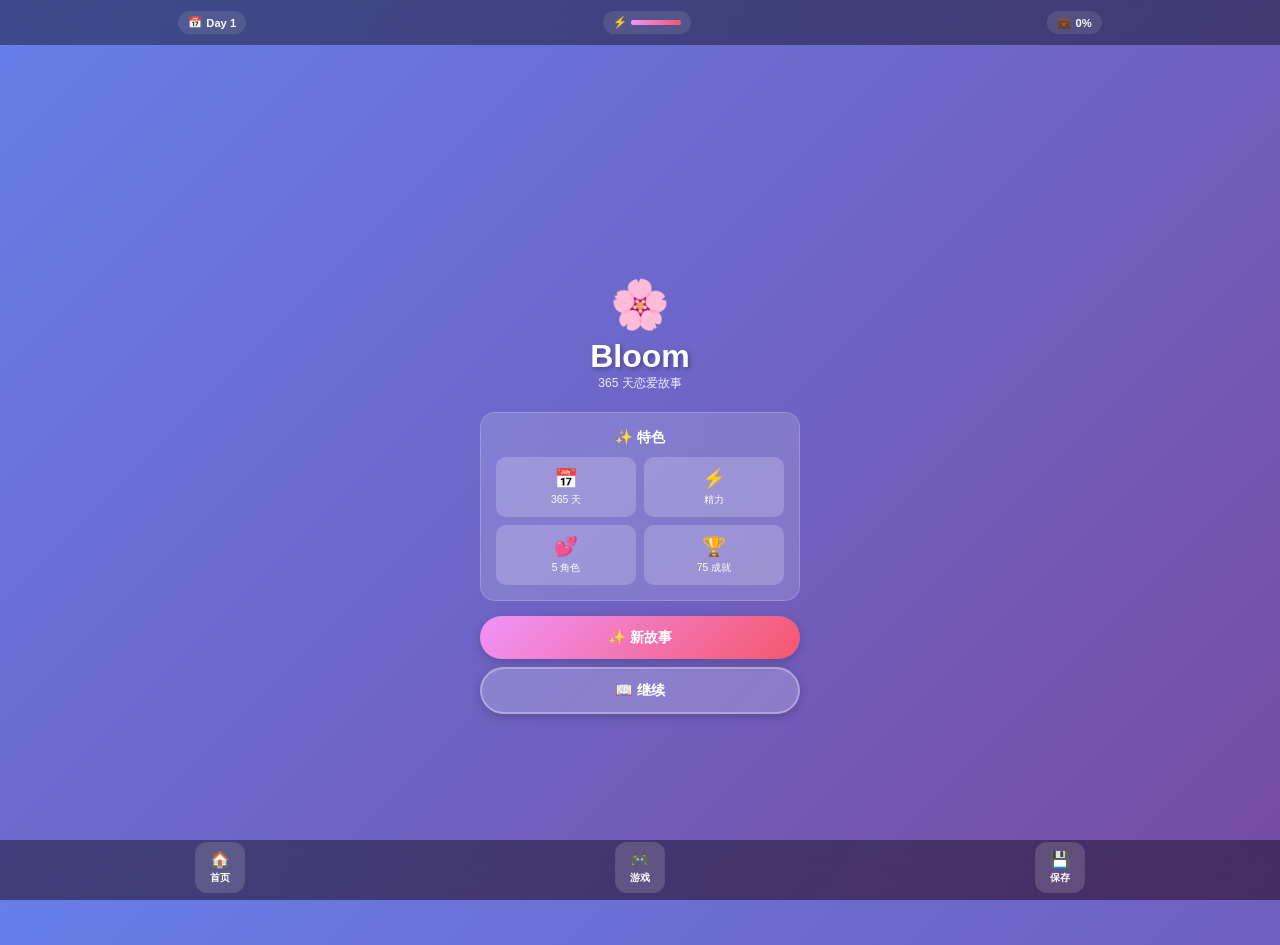
<file: bloom-v7.html>
<!DOCTYPE html>
<html lang="zh-CN">
<head>
    <meta charset="UTF-8">
    <meta name="viewport" content="width=device-width, initial-scale=1.0, maximum-scale=1.0, user-scalable=no, viewport-fit=cover">
    <meta name="apple-mobile-web-app-capable" content="yes">
    <meta name="apple-mobile-web-app-status-bar-style" content="black-translucent">
    <title>Bloom - 上海生活记录</title>
    <style>
        /* ===== 全局样式 ===== */
        * {
            margin: 0;
            padding: 0;
            box-sizing: border-box;
            -webkit-tap-highlight-color: transparent;
        }

        body {
            font-family: 'PingFang SC', sans-serif;
            background: linear-gradient(135deg, #667eea 0%, #764ba2 100%);
            height: 100vh;
            overflow: hidden;
            padding-top: calc(45px + env(safe-area-inset-top));
            padding-bottom: calc(60px + env(safe-area-inset-bottom));
        }

        /* ===== 顶部状态栏 ===== */
        .status-bar {
            position: fixed;
            top: 0;
            left: 0;
            right: 0;
            height: 45px;
            background: rgba(0,0,0,0.4);
            backdrop-filter: blur(20px);
            -webkit-backdrop-filter: blur(20px);
            display: flex;
            justify-content: space-around;
            align-items: center;
            z-index: 1000;
        }

        .status-item {
            display: flex;
            align-items: center;
            gap: 4px;
            color: #fff;
            font-size: 0.7rem;
            font-weight: 600;
            background: rgba(255,255,255,0.1);
            padding: 5px 10px;
            border-radius: 15px;
        }

        .energy-bar {
            width: 50px;
            height: 5px;
            background: rgba(255,255,255,0.3);
            border-radius: 2px;
            overflow: hidden;
        }

        .energy-fill {
            height: 100%;
            background: linear-gradient(90deg, #f093fb 0%, #f5576c 100%);
            transition: width 0.3s;
        }

        .energy-low .energy-fill {
            background: linear-gradient(90deg, #ff416c 0%, #ff4b2b 100%);
        }

        /* ===== 页面容器 ===== */
        .page {
            display: none;
            height: 100vh;
            padding: 10px;
        }

        .page.active {
            display: flex;
            flex-direction: column;
        }

        /* ===== 首页 ===== */
        #home-page {
            justify-content: center;
            align-items: center;
        }

        .home-logo {
            text-align: center;
            margin-bottom: 20px;
        }

        .game-logo {
            font-size: 3rem;
            margin-bottom: 5px;
        }

        .game-title {
            font-size: 2rem;
            color: #fff;
            text-shadow: 2px 2px 4px rgba(0,0,0,0.3);
            font-weight: bold;
        }

        .game-subtitle {
            font-size: 0.75rem;
            color: rgba(255,255,255,0.9);
        }

        .home-content {
            width: 100%;
            max-width: 320px;
        }

        .feature-card {
            background: rgba(255,255,255,0.15);
            backdrop-filter: blur(20px);
            -webkit-backdrop-filter: blur(20px);
            border-radius: 15px;
            padding: 15px;
            margin-bottom: 15px;
            border: 1px solid rgba(255,255,255,0.2);
        }

        .feature-card h3 {
            color: #fff;
            font-size: 0.9rem;
            margin-bottom: 10px;
            text-align: center;
        }

        .feature-grid {
            display: grid;
            grid-template-columns: repeat(2, 1fr);
            gap: 8px;
        }

        .feature-item {
            background: rgba(255,255,255,0.2);
            padding: 10px 6px;
            border-radius: 10px;
            text-align: center;
            color: #fff;
        }

        .feature-item .icon {
            font-size: 1.2rem;
            margin-bottom: 3px;
        }

        .feature-item .text {
            font-size: 0.65rem;
        }

        .menu-buttons {
            display: flex;
            flex-direction: column;
            gap: 8px;
        }

        .btn {
            padding: 12px 25px;
            font-size: 0.9rem;
            border: none;
            border-radius: 25px;
            cursor: pointer;
            font-family: inherit;
            font-weight: bold;
            box-shadow: 0 3px 10px rgba(0,0,0,0.2);
        }

        .btn-primary {
            background: linear-gradient(135deg, #f093fb 0%, #f5576c 100%);
            color: #fff;
        }

        .btn-secondary {
            background: rgba(255,255,255,0.2);
            color: #fff;
            border: 2px solid rgba(255,255,255,0.3);
        }

        /* ===== 游戏页面 ===== */
        #game-page {
            justify-content: flex-start;
        }

        .page-header {
            text-align: center;
            margin-bottom: 10px;
            padding-top: 5px;
        }

        .page-header h2 {
            color: #fff;
            font-size: 1.3rem;
            text-shadow: 2px 2px 4px rgba(0,0,0,0.3);
        }

        /* ===== 角色卡片 ===== */
        .character-grid {
            display: grid;
            grid-template-columns: repeat(5, 1fr);
            gap: 6px;
            margin-bottom: 10px;
        }

        .character-card {
            background: rgba(255,255,255,0.9);
            border-radius: 10px;
            padding: 8px 4px;
            cursor: pointer;
            border: 2px solid transparent;
        }

        .character-card.locked {
            opacity: 0.5;
        }

        .character-avatar {
            width: 35px;
            height: 35px;
            border-radius: 50%;
            margin: 0 auto 4px;
            background: linear-gradient(135deg, #667eea 0%, #764ba2 100%);
            display: flex;
            align-items: center;
            justify-content: center;
            font-size: 1rem;
        }

        .character-name {
            font-size: 0.7rem;
            font-weight: bold;
            color: #333;
            text-align: center;
            white-space: nowrap;
            overflow: hidden;
        }

        .character-affection {
            height: 3px;
            background: #e0e0e0;
            border-radius: 2px;
            overflow: hidden;
            margin-top: 3px;
        }

        .character-affection-fill {
            height: 100%;
            background: linear-gradient(90deg, #f093fb 0%, #f5576c 100%);
        }

        /* ===== 行动菜单 ===== */
        .action-section {
            background: rgba(255,255,255,0.15);
            backdrop-filter: blur(20px);
            -webkit-backdrop-filter: blur(20px);
            border-radius: 15px;
            padding: 12px;
            border: 1px solid rgba(255,255,255,0.2);
        }

        .action-menu {
            display: grid;
            grid-template-columns: repeat(3, 1fr);
            gap: 6px;
        }

        .action-btn {
            background: rgba(255,255,255,0.2);
            border: 2px solid rgba(255,255,255,0.3);
            border-radius: 12px;
            padding: 8px 4px;
            color: #fff;
            cursor: pointer;
            font-family: inherit;
            font-size: 0.65rem;
            font-weight: 600;
        }

        .action-icon {
            font-size: 1rem;
            margin-bottom: 2px;
        }

        /* ===== 联系界面 ===== */
        #contact-page {
            justify-content: flex-start;
        }

        .contact-grid {
            display: grid;
            grid-template-columns: repeat(5, 1fr);
            gap: 6px;
            margin-bottom: 15px;
        }

        .contact-btn {
            background: rgba(255,255,255,0.9);
            border-radius: 10px;
            padding: 8px 4px;
            cursor: pointer;
            border: 2px solid transparent;
        }

        .contact-btn:disabled {
            opacity: 0.5;
        }

        .contact-avatar {
            width: 35px;
            height: 35px;
            border-radius: 50%;
            margin: 0 auto 4px;
            background: linear-gradient(135deg, #667eea 0%, #764ba2 100%);
            display: flex;
            align-items: center;
            justify-content: center;
            font-size: 1rem;
        }

        .contact-name {
            font-size: 0.65rem;
            font-weight: bold;
            color: #333;
            text-align: center;
        }

        /* ===== 对话遮罩 ===== */
        .dialogue-overlay {
            position: fixed;
            top: 0;
            left: 0;
            right: 0;
            bottom: 0;
            background: rgba(0,0,0,0.8);
            z-index: 3000;
            display: none;
            justify-content: center;
            align-items: flex-end;
        }

        .dialogue-overlay.active {
            display: flex;
        }

        .dialogue-box {
            background: rgba(255,255,255,0.98);
            border-radius: 20px 20px 0 0;
            padding: 20px 15px;
            width: 100%;
            max-height: 60vh;
            overflow-y: auto;
        }

        .dialogue-character {
            font-size: 0.95rem;
            font-weight: bold;
            color: #667eea;
            margin-bottom: 10px;
        }

        .dialogue-text {
            font-size: 0.85rem;
            color: #333;
            line-height: 1.6;
            margin-bottom: 15px;
            white-space: pre-wrap;
        }

        .dialogue-choices {
            display: flex;
            flex-direction: column;
            gap: 8px;
        }

        .dialogue-choice {
            padding: 12px;
            font-size: 0.8rem;
            border: 2px solid #667eea;
            border-radius: 12px;
            background: #fff;
            color: #333;
            cursor: pointer;
            font-family: inherit;
        }

        .dialogue-choice:hover {
            background: #667eea;
            color: #fff;
        }

        /* ===== 底部导航 ===== */
        .bottom-nav {
            position: fixed;
            bottom: 0;
            left: 0;
            right: 0;
            height: 60px;
            background: rgba(0,0,0,0.4);
            backdrop-filter: blur(20px);
            -webkit-backdrop-filter: blur(20px);
            display: flex;
            justify-content: space-around;
            align-items: center;
            padding: 0 10px calc(5px + env(safe-area-inset-bottom));
            z-index: 1000;
        }

        .nav-btn {
            background: rgba(255,255,255,0.15);
            border: none;
            border-radius: 12px;
            padding: 8px 15px;
            color: #fff;
            cursor: pointer;
            font-family: inherit;
            font-size: 0.65rem;
            font-weight: 600;
        }

        .nav-icon {
            font-size: 1rem;
            margin-bottom: 2px;
        }

        /* ===== 警告提示 ===== */
        .warning-toast {
            position: fixed;
            bottom: 80px;
            left: 50%;
            transform: translateX(-50%);
            background: rgba(255,65,108,0.95);
            color: #fff;
            padding: 10px 20px;
            border-radius: 20px;
            font-size: 0.75rem;
            font-weight: 600;
            box-shadow: 0 4px 15px rgba(0,0,0,0.3);
            z-index: 2000;
            display: none;
            max-width: 90%;
            text-align: center;
        }

        /* ===== 成就通知 ===== */
        .achievement-toast {
            position: fixed;
            top: 60px;
            left: 50%;
            transform: translateX(-50%);
            background: rgba(102,126,234,0.95);
            color: #fff;
            padding: 10px 20px;
            border-radius: 15px;
            font-size: 0.75rem;
            box-shadow: 0 4px 15px rgba(0,0,0,0.3);
            z-index: 2000;
            display: none;
            max-width: 90%;
            text-align: center;
        }
    </style>
</head>
<body>
    <!-- 顶部状态栏 -->
    <div class="status-bar">
        <div class="status-item">
            <span>📅</span>
            <span>Day <span id="day-display">1</span></span>
        </div>
        <div class="status-item">
            <span>⚡</span>
            <div class="energy-bar"><div class="energy-fill" id="energy-fill" style="width: 100%;"></div></div>
        </div>
        <div class="status-item">
            <span>💼</span>
            <span id="work-display">0%</span>
        </div>
    </div>

    <!-- 首页 -->
    <div id="home-page" class="page active">
        <div class="home-logo">
            <div class="game-logo">🌸</div>
            <h1 class="game-title">Bloom</h1>
            <p class="game-subtitle">365 天恋爱故事</p>
        </div>

        <div class="home-content">
            <div class="feature-card">
                <h3>✨ 特色</h3>
                <div class="feature-grid">
                    <div class="feature-item">
                        <div class="icon">📅</div>
                        <div class="text">365 天</div>
                    </div>
                    <div class="feature-item">
                        <div class="icon">⚡</div>
                        <div class="text">精力</div>
                    </div>
                    <div class="feature-item">
                        <div class="icon">💕</div>
                        <div class="text">5 角色</div>
                    </div>
                    <div class="feature-item">
                        <div class="icon">🏆</div>
                        <div class="text">75 成就</div>
                    </div>
                </div>
            </div>

            <div class="menu-buttons">
                <button class="btn btn-primary" onclick="game.startNewGame()">✨ 新故事</button>
                <button class="btn btn-secondary" id="btn-continue" onclick="game.continueGame()" disabled>📖 继续</button>
            </div>
        </div>
    </div>

    <!-- 游戏页面 -->
    <div id="game-page" class="page">
        <div class="page-header">
            <h2>第 <span id="current-day">1</span> 天</h2>
        </div>

        <!-- 角色状态 -->
        <div class="character-grid" id="character-grid"></div>

        <!-- 行动菜单 -->
        <div class="action-section">
            <div class="action-menu">
                <button class="action-btn" onclick="game.work()">
                    <div class="action-icon">💼</div>
                    <div>工作</div>
                </button>
                <button class="action-btn" onclick="game.rest()">
                    <div class="action-icon">🏠</div>
                    <div>休息</div>
                </button>
                <button class="action-btn" onclick="game.fitness()">
                    <div class="action-icon">💪</div>
                    <div>健身</div>
                </button>
                <button class="action-btn" onclick="game.explore()">
                    <div class="action-icon">🗺️</div>
                    <div>探索</div>
                </button>
                <button class="action-btn" onclick="game.contact()">
                    <div class="action-icon">💬</div>
                    <div>联系</div>
                </button>
                <button class="action-btn" onclick="game.sleep()">
                    <div class="action-icon">🌙</div>
                    <div>睡觉</div>
                </button>
            </div>
        </div>
    </div>

    <!-- 联系界面 -->
    <div id="contact-page" class="page">
        <div class="page-header">
            <h2>联系角色</h2>
        </div>
        <div class="contact-grid" id="contact-grid"></div>
    </div>

    <!-- 对话遮罩 -->
    <div class="dialogue-overlay" id="dialogue-overlay">
        <div class="dialogue-box">
            <div class="dialogue-character" id="dialogue-character"></div>
            <div class="dialogue-text" id="dialogue-text"></div>
            <div class="dialogue-choices" id="dialogue-choices"></div>
        </div>
    </div>

    <!-- 底部导航 -->
    <div class="bottom-nav">
        <button class="nav-btn" onclick="game.showPage('home-page')">
            <div class="nav-icon">🏠</div>
            <div>首页</div>
        </button>
        <button class="nav-btn" onclick="game.showPage('game-page')">
            <div class="nav-icon">🎮</div>
            <div>游戏</div>
        </button>
        <button class="nav-btn" onclick="game.saveGame()">
            <div class="nav-icon">💾</div>
            <div>保存</div>
        </button>
    </div>

    <!-- 提示 -->
    <div class="warning-toast" id="warning-toast"></div>
    <div class="achievement-toast" id="achievement-toast"></div>

    <script>
        const MAX_DAY = 365, MAX_ENERGY = 100;
        const ENERGY_COSTS = { work: 40, rest: -20, fitness: 15, explore: 20, sleep: -50, message: 2, call: 5 };

        const CHARACTERS = {
            wenya: { id: 'wenya', name: '温雅', avatar: '🎨', color: '#fd79a8', affection: 0, maxAffection: 150, relation: 'stranger', lastContact: 0, unlocked: false },
            xiayang: { id: 'xiayang', name: '夏阳', avatar: '🏃', color: '#e67e22', affection: 0, maxAffection: 150, relation: 'stranger', lastContact: 0, unlocked: false },
            sujingyi: { id: 'sujingyi', name: '苏静怡', avatar: '🩺', color: '#3498db', affection: 0, maxAffection: 150, relation: 'stranger', lastContact: 0, unlocked: false },
            luxiao: { id: 'luxiao', name: '陆潇', avatar: '🍷', color: '#2d3436', affection: 0, maxAffection: 150, relation: 'stranger', lastContact: 0, unlocked: false },
            linwanqing: { id: 'linwanqing', name: '林婉清', avatar: '💼', color: '#8e44ad', affection: 0, maxAffection: 150, relation: 'stranger', lastContact: 0, unlocked: false }
        };

        const RELATION_STAGES = {
            stranger: '陌生人', acquaintance: '认识', friend: '朋友', ambiguous: '暧昧',
            lover: '恋人', hotlove: '热恋', partner: '伴侣', spouse: '夫妻'
        };

        const CONTACT_THRESHOLDS = { stranger: 999, acquaintance: 30, friend: 14, ambiguous: 7, lover: 3, hotlove: 2, partner: 2, spouse: 1 };

        class GameState {
            constructor() { this.reset(); }
            reset() {
                this.day = 1; this.energy = MAX_ENERGY; this.workProgress = 0; this.achievements = [];
                Object.keys(CHARACTERS).forEach(k => {
                    CHARACTERS[k].affection = 0; CHARACTERS[k].relation = 'stranger';
                    CHARACTERS[k].lastContact = 0; CHARACTERS[k].unlocked = false;
                });
            }
            save() {
                localStorage.setItem('bloom_save', JSON.stringify({
                    day: this.day, energy: this.energy, workProgress: this.workProgress,
                    achievements: this.achievements, characters: Object.keys(CHARACTERS).reduce((a,k) => {
                        a[k] = { affection: CHARACTERS[k].affection, relation: CHARACTERS[k].relation, lastContact: CHARACTERS[k].lastContact, unlocked: CHARACTERS[k].unlocked };
                        return a;
                    }, {})
                }));
                game.showWarning('✅ 已保存');
            }
            load() {
                const d = localStorage.getItem('bloom_save');
                if (!d) return false;
                const data = JSON.parse(d);
                this.day = data.day; this.energy = data.energy; this.workProgress = data.workProgress;
                this.achievements = data.achievements || [];
                if (data.characters) Object.keys(data.characters).forEach(k => {
                    if (CHARACTERS[k]) {
                        CHARACTERS[k].affection = data.characters[k].affection;
                        CHARACTERS[k].relation = data.characters[k].relation;
                        CHARACTERS[k].lastContact = data.characters[k].lastContact;
                        CHARACTERS[k].unlocked = data.characters[k].unlocked;
                    }
                });
                return true;
            }
            hasSave() { return !!localStorage.getItem('bloom_save'); }
        }

        const gameState = new GameState();

        class GameEngine {
            constructor() { this.init(); }
            init() { this.updateStatusBar(); this.checkContinue(); this.renderChars(); }
            updateStatusBar() {
                document.getElementById('day-display').textContent = gameState.day;
                document.getElementById('current-day').textContent = gameState.day;
                document.getElementById('energy-fill').style.width = gameState.energy + '%';
                document.getElementById('work-display').textContent = gameState.workProgress + '%';
                document.getElementById('energy-bar').classList.toggle('energy-low', gameState.energy < 30);
            }
            checkContinue() { const b = document.getElementById('btn-continue'); if (b) b.disabled = !gameState.hasSave(); }
            showPage(id) {
                document.querySelectorAll('.page').forEach(p => p.classList.remove('active'));
                document.getElementById(id).classList.add('active');
                if (id === 'contact-page') this.renderContact();
            }
            renderChars() { const grid = document.getElementById('character-grid'); if (!grid) return;
                document.getElementById('character-grid').innerHTML = Object.keys(CHARACTERS).map(k => {
                    const c = CHARACTERS[k], days = c.lastContact > 0 ? gameState.day - c.lastContact : 0;
                    return `<div class="character-card ${c.unlocked ? '' : 'locked'}">
                        <div class="character-avatar">${c.avatar}</div>
                        <div class="character-name">${c.name}</div>
                        <div class="character-affection"><div class="character-affection-fill" style="width:${(c.affection/c.maxAffection)*100}%;background:${c.color}"></div></div>
                    </div>`;
                }).join('');
            }
            renderContact() {
                const unlocked = Object.keys(CHARACTERS).filter(k => CHARACTERS[k].unlocked);
                document.getElementById('contact-grid').innerHTML = unlocked.length ? unlocked.map(k => {
                    const c = CHARACTERS[k];
                    return `<div class="contact-btn" onclick="game.showMessage('${k}')"><div class="contact-avatar">${c.avatar}</div><div class="contact-name">${c.name}</div></div>
                    <div class="contact-btn" onclick="game.showCall('${k}')"><div class="contact-avatar">${c.avatar}</div><div class="contact-name">电话</div></div>`;
                }).join('') : '<div style="grid-column:1/-1;text-align:center;color:#fff;padding:20px;">未解锁角色<br>去探索或健身！</div>';
            }
            startNewGame() {
                if (confirm('开始新游戏？当前进度将丢失。')) {
                    gameState.reset(); this.updateStatusBar(); this.renderChars();
                    this.showWarning('🌸 游戏开始！365 天恋爱故事！'); this.showPage('game-page');
                }
            }
            continueGame() {
                if (gameState.load()) { this.updateStatusBar(); this.renderChars(); this.showWarning('📖 游戏继续！'); this.showPage('game-page'); }
            }
            saveGame() { gameState.save(); }
            work() {
                if (gameState.energy < 40) { this.showWarning('⚠️ 精力不足！'); return; }
                gameState.energy -= 40; gameState.workProgress = Math.min(100, gameState.workProgress + 20);
                this.updateStatusBar(); this.renderChars(); this.showWarning('💼 工作 -40 精力 +20% 进度'); gameState.save();
            }
            rest() { gameState.energy = Math.min(100, gameState.energy + 20); this.updateStatusBar(); this.showWarning('🏠 休息 +20 精力'); gameState.save(); }
            fitness() {
                if (gameState.energy < 15) { this.showWarning('⚠️ 精力不足！'); return; }
                gameState.energy -= 15; this.updateStatusBar(); this.showWarning('💪 健身 -15 精力');
                if (!CHARACTERS.xiayang.unlocked && Math.random() < 0.7) {
                    CHARACTERS.xiayang.unlocked = true; this.changeAffection('xiayang', 10); this.renderChars();
                    this.showWarning('🏃 遇到夏阳！');
                }
                gameState.save();
            }
            explore() {
                if (gameState.energy < 20) { this.showWarning('⚠️ 精力不足！'); return; }
                gameState.energy -= 20; this.updateStatusBar(); this.showWarning('🗺️ 探索 -20 精力');
                const r = Math.random();
                if (!CHARACTERS.wenya.unlocked && r < 0.5) {
                    CHARACTERS.wenya.unlocked = true; this.changeAffection('wenya', 8); this.renderChars(); this.showWarning('🎨 遇到温雅！');
                } else if (!CHARACTERS.luxiao.unlocked && r > 0.8) {
                    CHARACTERS.luxiao.unlocked = true; this.changeAffection('luxiao', 8); this.renderChars(); this.showWarning('🍷 遇到陆潇！');
                }
                gameState.save();
            }
            sleep() { if (confirm('睡觉？进入第二天。')) this.nextDay(); }
            contact() { this.showPage('contact-page'); }
            showMessage(id) {
                if (gameState.energy < 2) { this.showWarning('⚠️ 精力不足！'); return; }
                const c = CHARACTERS[id]; gameState.energy -= 2; c.lastContact = gameState.day;
                this.changeAffection(id, 1); this.updateStatusBar(); this.renderChars();
                this.showWarning(`💬 给${c.name}发消息 -2 精力 +1 好感`); gameState.save();
            }
            showCall(id) {
                if (gameState.energy < 5) { this.showWarning('⚠️ 精力不足！'); return; }
                const c = CHARACTERS[id]; gameState.energy -= 5; c.lastContact = gameState.day;
                this.changeAffection(id, 3); this.updateStatusBar(); this.renderChars();
                this.showWarning(`📞 给${c.name}打电话 -5 精力 +3 好感`); gameState.save();
            }
            changeAffection(id, amount) {
                const c = CHARACTERS[id]; if (!c) return;
                const old = c.affection; c.affection = Math.max(0, Math.min(150, c.affection + amount));
                const newR = this.getRelation(c.affection);
                if (newR !== c.relation) {
                    c.relation = newR;
                    this.showWarning(`${c.name} 关系升级为：${RELATION_STAGES[newR]}`);
                    if (newR === 'lover') this.showAchievement(`【${c.name}·恋人】`);
                }
                if (old < 20 && c.affection >= 20 && !c.unlocked) { c.unlocked = true; this.showWarning(`${c.name} 已解锁！`); }
            }
            getRelation(a) { if (a >= 141) return 'spouse'; if (a >= 121) return 'partner'; if (a >= 101) return 'hotlove'; if (a >= 86) return 'lover'; if (a >= 60) return 'ambiguous'; if (a >= 40) return 'friend'; if (a >= 20) return 'acquaintance'; return 'stranger'; }
            nextDay() {
                gameState.day++; gameState.energy = Math.min(100, gameState.energy + 50); gameState.workProgress = 0;
                if (gameState.day > 365) { alert('🎬 365 天结束！结局开发中'); return; }
                this.checkContact(); this.updateStatusBar(); this.renderChars();
                this.showWarning(`🌅 第${gameState.day}天！精力${gameState.energy}`); gameState.save();
            }
            checkContact() {
                Object.keys(CHARACTERS).forEach(k => {
                    const c = CHARACTERS[k]; if (!c.unlocked || c.relation === 'stranger') return;
                    const days = gameState.day - c.lastContact, t = CONTACT_THRESHOLDS[c.relation];
                    if (days > t && days <= t + 1) { this.changeAffection(k, -5); this.showWarning(`${c.name}${days}天没联系，生气了...`); }
                    if (days > t * 2 && c.relation === 'lover') this.showWarning(`${c.name} 提出分手...`);
                });
            }
            showWarning(msg) {
                const t = document.getElementById('warning-toast'); t.textContent = msg; t.style.display = 'block';
                setTimeout(() => t.style.display = 'none', 2500);
            }
            showAchievement(name) {
                const t = document.getElementById('achievement-toast'); t.innerHTML = '🏆 成就<br><strong>' + name + '</strong>'; t.style.display = 'block';
                setTimeout(() => t.style.display = 'none', 2500);
                if (!gameState.achievements.includes(name)) gameState.achievements.push(name);
            }
        }

        const game = new GameEngine();
    </script>
</body>
</html>
</file>
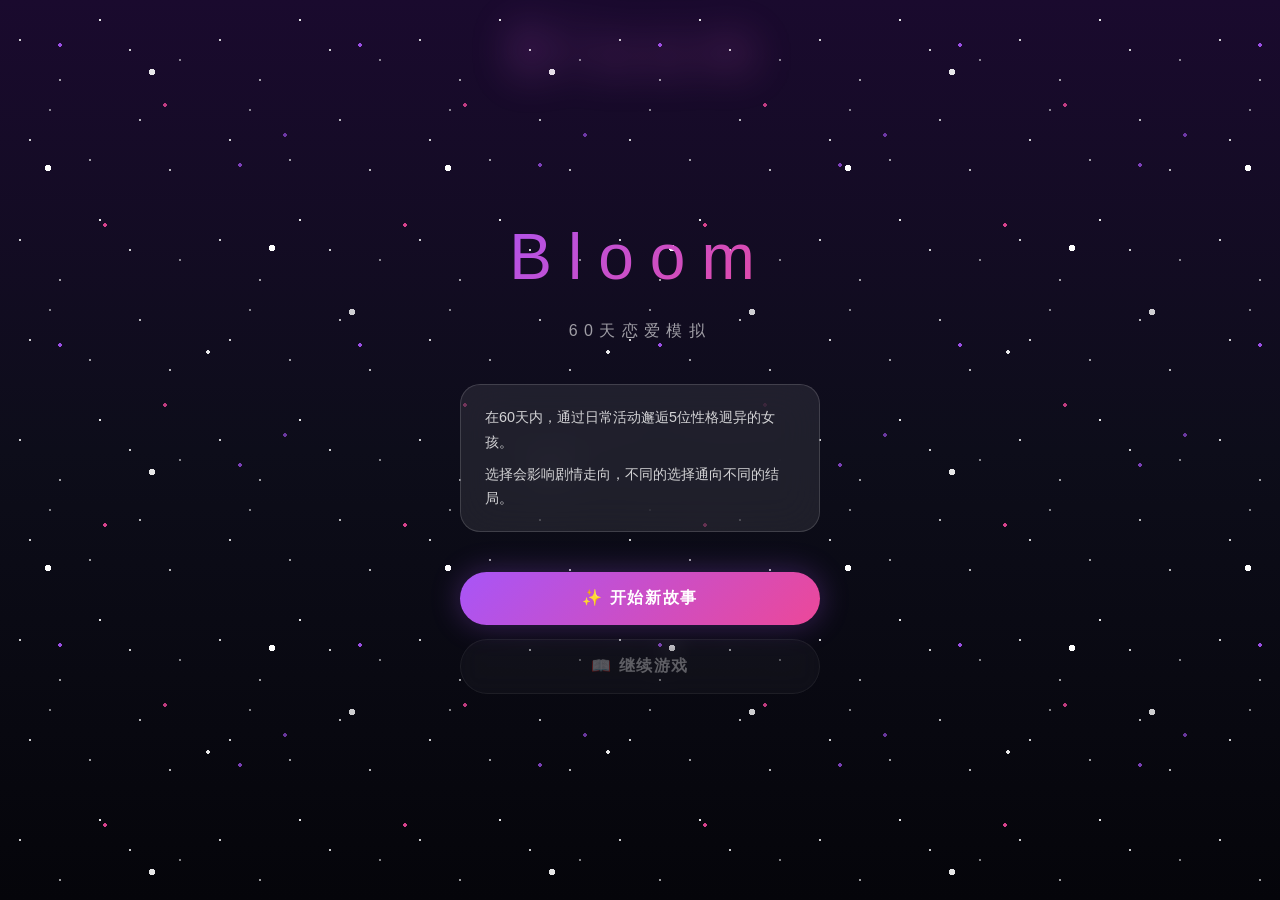
<file: game.html>
<!DOCTYPE html>
<html lang="zh-CN">
<head>
    <meta charset="UTF-8">
    <meta name="viewport" content="width=device-width, initial-scale=1.0, maximum-scale=1.0, user-scalable=no">
    <title>Bloom - 60天恋爱模拟</title>
    <link rel="stylesheet" href="css/game.css">
</head>
<body>
    <div id="game-container">
        <!-- 星空背景 -->
        <div class="starry-bg">
            <div class="stars-layer-1"></div>
            <div class="stars-layer-2"></div>
            <div class="stars-layer-3"></div>
        </div>

        <!-- 首页 -->
        <div id="landing-page" class="page active">
            <div class="landing-content">
                <h1 class="game-title">Bloom</h1>
                <p class="landing-subtitle">60天恋爱模拟</p>
                <div class="intro-box">
                    <p>在60天内，通过日常活动邂逅5位性格迥异的女孩。</p>
                    <p>选择会影响剧情走向，不同的选择通向不同的结局。</p>
                </div>
                <div class="menu-buttons">
                    <button class="menu-btn primary" onclick="game.startNewStory()">✨ 开始新故事</button>
                    <button class="menu-btn secondary" id="btn-continue" onclick="game.continueGame()" disabled>📖 继续游戏</button>
                </div>
            </div>
        </div>

        <!-- MBTI入口页 -->
        <div id="mbti-page" class="page">
            <div class="mbti-entry-content">
                <h2 class="page-title">让我们先了解一下你</h2>
                <div class="intro-box" style="margin-bottom: 30px; padding: 20px; max-width: 350px;">
                    <p style="color: rgba(255,255,255,0.8);">💡 了解自己的性格，选择最匹配的攻略对象</p>
                </div>
                <div class="mbti-entry-buttons">
                    <button class="entry-btn" onclick="game.goToMbtiSelect()">
                        <span class="entry-icon">💡</span>
                        <span class="entry-text">我知道我的MBTI</span>
                        <span class="entry-hint">直接选择，跳过测试</span>
                    </button>
                    <button class="entry-btn" onclick="game.goToMbtiTest()">
                        <span class="entry-icon">📝</span>
                        <span class="entry-text">帮我测试</span>
                        <span class="entry-hint">回答问题，找到你的MBTI</span>
                    </button>
                </div>
                <button class="skip-btn" onclick="game.skipToCharSelect()">跳过，直接选择角色 →</button>
            </div>
        </div>

        <!-- MBTI选择页 -->
        <div id="mbti-select-page" class="page">
            <div class="mbti-select-content">
                <h2 class="page-title">选择你的MBTI</h2>
                <div class="mbti-grid" id="mbti-grid"></div>
                <button class="confirm-btn" onclick="game.confirmMbti()" id="mbti-confirm-btn" disabled>确认选择</button>
            </div>
        </div>

        <!-- MBTI测试页 -->
        <div id="mbti-test-page" class="page">
            <div class="mbti-test-content">
                <div class="test-progress">
                    <span class="progress-text">第 <span id="q-num">1</span> / <span id="q-total">8</span> 题</span>
                    <div class="progress-bar"><div class="progress-fill" id="progress-fill"></div></div>
                </div>
                <div class="question-box" id="question-box">
                    <p class="question-text" id="question-text"></p>
                    <div class="options-list" id="options-list"></div>
                </div>
                <div class="test-nav">
                    <button class="nav-btn back" onclick="game.testBack()">← 上一步</button>
                    <button class="nav-btn next" id="test-next-btn" onclick="game.testNext()" disabled>下一步 →</button>
                </div>
            </div>
        </div>

        <!-- MBTI结果页 -->
        <div id="mbti-result-page" class="page">
            <div class="mbti-result-content">
                <h2 class="result-title">你的MBTI是</h2>
                <div class="result-type" id="result-type">ISTJ</div>
                <div class="result-actions">
                    <button class="confirm-btn" onclick="game.confirmResult()">✓ 确认并继续</button>
                    <button class="retry-btn" onclick="game.retryTest()">重新测试</button>
                </div>
            </div>
        </div>

        <!-- 角色选择页 -->
        <div id="char-select-page" class="page">
            <div class="char-select-content">
                <h2 class="page-title">选择你想遇见的她</h2>
                <div class="char-grid" id="char-grid"></div>
                <button class="start-btn" onclick="game.startGame()" id="start-game-btn" disabled>开始冒险</button>
            </div>
        </div>

        <!-- 游戏主页 -->
        <div id="game-main-page" class="page">
            <div class="top-bar">
                <div class="day-info">
                    <span class="day-badge">Day <span id="day-num">1</span></span>
                    <span class="day-theme" id="day-theme"></span>
                </div>
                <div class="energy-display" id="energy-display" title="精力值">
                    <span class="energy-point">⚡</span>
                    <span class="energy-point">⚡</span>
                    <span class="energy-point">⚡</span>
                </div>
                <button class="settings-btn-entry" onclick="game.openSettings()">⚙️</button>
            </div>
            <div class="game-main-content">
                <div class="activity-section">
                    <h3 class="section-title">今天做什么？<span class="action-remain">剩余行动点: <span id="action-remain">3</span></span></h3>
                    <div class="activity-grid" id="activity-grid"></div>
                </div>
                <div class="chars-section" id="chars-section" style="display:none;">
                    <h3 class="section-title">认识的人</h3>
                    <div class="chars-row" id="chars-row"></div>
                </div>
            </div>
            <div class="bottom-actions">
                <button class="sleep-btn" onclick="game.sleep()">🌙 结束今天</button>
            </div>
        </div>

        <!-- 每日结算页 -->
        <div id="daily-end-page" class="page">
            <div class="daily-end-content">
                <h2 class="end-title">Day <span id="end-day">1</span> 结束</h2>
                <div class="affection-changes">
                    <h3 class="change-title">今日好感度</h3>
                    <div class="change-list" id="change-list"></div>
                </div>
                <div class="unlock-hint" id="unlock-hint" style="display:none;">
                    <div class="unlock-icon">🔓</div>
                    <p class="unlock-text" id="unlock-text"></p>
                </div>
                <div class="tomorrow-hint" id="tomorrow-hint"><p>明天会发生什么呢...</p></div>
                <button class="next-day-btn" onclick="game.nextDay()">🌙 休息一晚，进入明天</button>
                <button class="save-btn" onclick="game.saveGame()">💾 保存进度</button>
            </div>
        </div>

        <!-- 对话框遮罩 -->
        <div class="dialogue-overlay" id="dialogue-overlay">
            <div class="scene-area" id="scene-area">
                <div class="scene-image" id="scene-image"></div>
                <div class="scene-overlay"></div>
            </div>
            <div class="dialogue-content">
                <div class="scene-desc" id="scene-desc"></div>
                <div class="dialogue-area">
                    <div class="speaker-section">
                        <div class="speaker-avatar" id="speaker-avatar">🌸</div>
                        <div class="speaker-info"><span class="speaker-name" id="speaker-name"></span></div>
                    </div>
                    <div class="dialogue-bubble" id="dialogue-bubble">
                        <p class="dialogue-text" id="dialogue-text"></p>
                        <span class="typing-cursor" id="typing-cursor">|</span>
                    </div>
                </div>
                <div class="choices-area" id="choices-area"></div>
            </div>
            <div class="dialogue-controls">
                <button class="control-btn skip-btn" onclick="game.skipDialogue()">跳过</button>
                <button class="control-btn music-btn" onclick="game.toggleMusic()">🎵</button>
            </div>
        </div>

        <!-- Toast提示 -->
        <div class="toast" id="toast"></div>

        <!-- 设置页面 -->
        <div id="settings-page">
            <div class="settings-content">
                <div class="settings-header">
                    <h2 class="settings-title">设置</h2>
                    <button class="settings-close-btn" onclick="game.closeSettings()">×</button>
                </div>
                <div class="setting-item">
                    <div class="setting-label">
                        <span>🎵</span>
                        <span>背景音乐</span>
                    </div>
                    <div class="toggle-switch active" id="bgm-toggle" onclick="game.toggleBGM()"></div>
                </div>
                <div class="setting-item">
                    <div class="setting-label">
                        <span>🔊</span>
                        <span>音效音量</span>
                    </div>
                    <input type="range" class="volume-slider" id="sfx-volume" min="0" max="100" value="80" oninput="game.setSFXVolume(this.value)">
                </div>
                <div class="setting-item">
                    <div class="setting-label">
                        <span>📝</span>
                        <span>打字音效</span>
                    </div>
                    <div class="toggle-switch active" id="typing-toggle" onclick="game.toggleTypingSound()"></div>
                </div>
                <div class="settings-footer">
                    <button class="settings-btn primary" onclick="game.openSavePage()">存档管理</button>
                    <button class="settings-btn secondary" onclick="game.returnToMain()">返回主菜单</button>
                </div>
            </div>
        </div>

        <!-- 存档管理页面 -->
        <div id="save-page">
            <div class="save-content">
                <div class="settings-header">
                    <h2 class="settings-title">存档管理</h2>
                    <button class="settings-close-btn" onclick="game.closeSavePage()">×</button>
                </div>
                <div id="save-slots-container"></div>
                <div class="settings-footer">
                    <button class="settings-btn primary" onclick="game.autoSave()">快速存档</button>
                </div>
            </div>
        </div>

        <!-- 引导弹窗 -->
        <div id="tutorial-modal">
            <div class="tutorial-content">
                <h2 class="tutorial-title">💡 游戏指南</h2>
                <div class="tutorial-section">
                    <div class="tutorial-label">
                        <span>📝</span>
                        <span>了解你的性格</span>
                    </div>
                    <p style="color: rgba(255,255,255,0.8); padding-left: 30px;">选择最匹配的攻略对象</p>
                </div>
                <div class="tutorial-section">
                    <div class="tutorial-label">
                        <span>🎮</span>
                        <span>如何游玩</span>
                    </div>
                    <ul class="tutorial-list">
                        <li>每天有 3 点精力值</li>
                        <li>选择活动提升好感度</li>
                        <li>做出选择影响剧情走向</li>
                        <li>目标：60天内攻略心仪对象</li>
                    </ul>
                </div>
                <button class="tutorial-btn" onclick="game.closeTutorial()">开始游戏</button>
            </div>
        </div>

        <!-- 退出确认弹窗 -->
        <div id="exit-confirm-modal" class="exit-confirm-modal">
            <div class="exit-confirm-content">
                <div class="exit-confirm-title">⚠️ 确定要离开吗？</div>
                <div class="exit-confirm-text" id="exit-confirm-text">对方可能会失望……</div>
                <div class="exit-confirm-warning">如果现在离开，好感度将下降 10-20 点</div>
                <div class="exit-confirm-buttons">
                    <button class="exit-confirm-btn continue" onclick="game.cancelExit()">继续对话</button>
                    <button class="exit-confirm-btn leave" onclick="game.confirmExit()">确认离开</button>
                </div>
            </div>
        </div>
    </div>

<script src="js/narrative_stories_v2.js"></script>
<script src="js/heart_effects.js"></script>
<script src="js/game_engine.js"></script>
</body>
</html>
</file>
<file: css/game.css>
/* ============================================
   Bloom UI Design v3 - 完整CSS样式表
   核心改进：MBTI分离流程、对话框排版优化、场景图支持
   ============================================ */

/* ===== CSS变量定义 ===== */
:root {
    /* 主色调 */
    --bg-deep: #0d0d1a;
    --bg-deep-purple: #12102b;
    --bg-night: #1a0a2e;
    --bg-gradient: linear-gradient(180deg, #1a0a2e 0%, #0d0d1a 50%, #05050a 100%);

    /* 主题渐变 */
    --gradient-primary: linear-gradient(135deg, #a855f7 0%, #ec4899 100%);
    --gradient-secondary: linear-gradient(135deg, #7c3aed 0%, #db2777 100%);
    --gradient-warm: linear-gradient(135deg, #fb923c 0%, #f472b6 100%);
    --gradient-cool: linear-gradient(135deg, #60a5fa 0%, #818cf8 100%);

    /* 玻璃质感 */
    --glass-bg: rgba(255, 255, 255, 0.08);
    --glass-bg-hover: rgba(255, 255, 255, 0.12);
    --glass-border: rgba(255, 255, 255, 0.15);
    --glass-highlight: rgba(255, 255, 255, 0.25);

    /* 角色专属色 */
    --char-wenya: #c084fc;
    --char-wenya-light: #e9d5ff;
    --char-wenya-glow: rgba(192, 132, 252, 0.4);

    --char-xiayang: #fb923c;
    --char-xiayang-light: #fed7aa;
    --char-xiayang-glow: rgba(251, 146, 60, 0.4);

    --char-sujingyi: #34d399;
    --char-sujingyi-light: #a7f3d0;
    --char-sujingyi-glow: rgba(52, 211, 153, 0.4);

    --char-luxiao: #f43f5e;
    --char-luxiao-light: #fda4af;
    --char-luxiao-glow: rgba(244, 63, 94, 0.4);

    --char-linwanqing: #60a5fa;
    --char-linwanqing-light: #dbeafe;
    --char-linwanqing-glow: rgba(96, 165, 250, 0.4);

    /* 阴影 */
    --shadow-glow-purple: 0 0 30px rgba(168, 85, 247, 0.3);
    --shadow-glow-pink: 0 0 30px rgba(236, 72, 153, 0.3);
    --shadow-soft: 0 8px 32px rgba(0, 0, 0, 0.3);
    --shadow-card: 0 12px 40px rgba(0, 0, 0, 0.4);

    /* 动画时间 */
    --transition-fast: 0.15s ease;
    --transition-normal: 0.3s ease;
    --transition-slow: 0.5s ease;

    /* 圆角 */
    --radius-sm: 8px;
    --radius-md: 14px;
    --radius-lg: 20px;
    --radius-xl: 24px;
}

/* ===== 基础重置 ===== */
* {
    margin: 0;
    padding: 0;
    box-sizing: border-box;
    -webkit-tap-highlight-color: transparent;
}

html, body {
    width: 100%;
    height: 100%;
    overflow: hidden;
}

body {
    font-family: 'PingFang SC', 'Helvetica Neue', 'Microsoft YaHei', sans-serif;
    background: var(--bg-deep);
    background: var(--bg-gradient);
    color: #fff;
    line-height: 1.6;
}

/* ===== 游戏容器 ===== */
#game-container {
    width: 100vw;
    height: 100vh;
    position: relative;
    overflow: hidden;
}

/* ===== 星空背景 ===== */
.starry-bg {
    position: fixed;
    top: 0;
    left: 0;
    width: 100%;
    height: 100%;
    z-index: 0;
    pointer-events: none;
    overflow: hidden;
}

.stars-layer-1,
.stars-layer-2,
.stars-layer-3 {
    position: absolute;
    top: 0;
    left: 0;
    width: 100%;
    height: 100%;
}

.stars-layer-1 {
    background-image:
        radial-gradient(1px 1px at 10% 20%, rgba(255,255,255,0.8) 1px, transparent 1px),
        radial-gradient(1px 1px at 30% 40%, rgba(255,255,255,0.6) 1px, transparent 1px),
        radial-gradient(1.5px 1.5px at 50% 10%, rgba(255,255,255,0.9) 1px, transparent 1px),
        radial-gradient(1px 1px at 70% 60%, rgba(255,255,255,0.7) 1px, transparent 1px),
        radial-gradient(1px 1px at 90% 30%, rgba(255,255,255,0.5) 1px, transparent 1px),
        radial-gradient(1.5px 1.5px at 15% 70%, rgba(255,255,255,0.8) 1px, transparent 1px),
        radial-gradient(1px 1px at 45% 80%, rgba(255,255,255,0.6) 1px, transparent 1px),
        radial-gradient(1px 1px at 85% 85%, rgba(255,255,255,0.7) 1px, transparent 1px),
        radial-gradient(1.5px 1.5px at 25% 55%, rgba(255,255,255,0.5) 1px, transparent 1px),
        radial-gradient(1px 1px at 65% 25%, rgba(255,255,255,0.8) 1px, transparent 1px);
    background-size: 200px 200px;
    animation: twinkle 4s ease-in-out infinite;
}

.stars-layer-2 {
    background-image:
        radial-gradient(2px 2px at 20% 15%, rgba(168, 85, 247, 0.9) 2px, transparent 2px),
        radial-gradient(2px 2px at 55% 35%, rgba(236, 72, 153, 0.8) 2px, transparent 2px),
        radial-gradient(2px 2px at 80% 55%, rgba(168, 85, 247, 0.7) 2px, transparent 2px),
        radial-gradient(2.5px 2.5px at 35% 75%, rgba(236, 72, 153, 0.9) 2px, transparent 2px),
        radial-gradient(2px 2px at 95% 45%, rgba(168, 85, 247, 0.6) 2px, transparent 2px);
    background-size: 300px 300px;
    animation: twinkle 6s ease-in-out infinite;
}

.stars-layer-3 {
    background-image:
        radial-gradient(3px 3px at 12% 42%, rgba(255, 255, 255, 1) 3px, transparent 3px),
        radial-gradient(3px 3px at 38% 18%, rgba(255, 255, 255, 0.9) 3px, transparent 3px),
        radial-gradient(3px 3px at 68% 62%, rgba(255, 255, 255, 1) 3px, transparent 3px),
        radial-gradient(3px 3px at 88% 78%, rgba(255, 255, 255, 0.8) 3px, transparent 3px),
        radial-gradient(2.5px 2.5px at 52% 88%, rgba(255, 255, 255, 0.9) 2px, transparent 2px);
    background-size: 400px 400px;
    animation: twinkle 8s ease-in-out infinite;
}

@keyframes twinkle {
    0%, 100% { opacity: 0.7; }
    50% { opacity: 1; }
}

/* ===== 通用页面容器 ===== */
.page {
    display: none;
    width: 100%;
    height: 100%;
    position: absolute;
    top: 0;
    left: 0;
    flex-direction: column;
    justify-content: center;
    align-items: center;
    padding: 20px;
    z-index: 10;
    opacity: 0;
    transition: opacity var(--transition-normal);
}

.page.active {
    display: flex;
    opacity: 1;
}

/* ===== 页面标题通用样式 ===== */
.page-title {
    font-size: 1.8rem;
    font-weight: 300;
    background: var(--gradient-primary);
    -webkit-background-clip: text;
    -webkit-text-fill-color: transparent;
    background-clip: text;
    margin-bottom: 30px;
    letter-spacing: 0.08em;
    text-align: center;
}

/* ============================================
   首页 (landing-page)
   ============================================ */
.landing-content {
    text-align: center;
    max-width: 400px;
    padding: 20px;
}

/* 游戏标题 */
.game-title {
    font-size: 4rem;
    font-weight: 200;
    letter-spacing: 0.25em;
    background: var(--gradient-primary);
    -webkit-background-clip: text;
    -webkit-text-fill-color: transparent;
    background-clip: text;
    margin-bottom: 10px;
    animation: titleFloat 4s ease-in-out infinite, titleGlow 3s ease-in-out infinite;
    text-shadow: none;
}

.game-title::after {
    content: 'Bloom';
    position: absolute;
    top: 0;
    left: 0;
    right: 0;
    background: var(--gradient-primary);
    -webkit-background-clip: text;
    -webkit-text-fill-color: transparent;
    background-clip: text;
    filter: blur(20px);
    opacity: 0.5;
    z-index: -1;
}

@keyframes titleFloat {
    0%, 100% { transform: translateY(0); }
    50% { transform: translateY(-10px); }
}

@keyframes titleGlow {
    0%, 100% { filter: drop-shadow(0 0 10px rgba(168, 85, 247, 0.5)); }
    50% { filter: drop-shadow(0 0 30px rgba(236, 72, 153, 0.7)); }
}

/* 副标题 */
.landing-subtitle {
    font-size: 1rem;
    color: rgba(255, 255, 255, 0.6);
    letter-spacing: 0.4em;
    margin-bottom: 40px;
    font-weight: 300;
}

/* 玩法简介 */
.intro-box {
    background: var(--glass-bg);
    backdrop-filter: blur(20px);
    -webkit-backdrop-filter: blur(20px);
    border: 1px solid var(--glass-border);
    border-radius: var(--radius-lg);
    padding: 20px 24px;
    margin-bottom: 40px;
    text-align: left;
}

.intro-box p {
    font-size: 0.9rem;
    color: rgba(255, 255, 255, 0.8);
    line-height: 1.7;
    margin-bottom: 8px;
}

.intro-box p:last-child {
    margin-bottom: 0;
}

/* 菜单按钮 */
.menu-buttons {
    display: flex;
    flex-direction: column;
    gap: 14px;
}

.menu-btn {
    padding: 16px 40px;
    font-size: 1rem;
    border: none;
    border-radius: 50px;
    cursor: pointer;
    transition: all var(--transition-normal);
    font-family: inherit;
    font-weight: 600;
    letter-spacing: 0.1em;
    position: relative;
    overflow: hidden;
}

.menu-btn.primary {
    background: var(--gradient-primary);
    color: #fff;
    box-shadow: var(--shadow-glow-purple);
}

.menu-btn.primary:hover {
    transform: translateY(-2px);
    box-shadow: 0 0 40px rgba(168, 85, 247, 0.5);
}

.menu-btn.secondary {
    background: var(--glass-bg);
    backdrop-filter: blur(10px);
    -webkit-backdrop-filter: blur(10px);
    border: 1px solid var(--glass-border);
    color: rgba(255, 255, 255, 0.85);
}

.menu-btn.secondary:hover {
    background: var(--glass-bg-hover);
    border-color: var(--glass-highlight);
}

.menu-btn.secondary:disabled {
    opacity: 0.4;
    cursor: not-allowed;
}

.menu-btn:active {
    transform: scale(0.97);
}

/* ============================================
   MBTI入口页 (mbti-page)
   ============================================ */
.mbti-entry-content {
    text-align: center;
    max-width: 500px;
    padding: 20px;
}

.mbti-entry-buttons {
    display: flex;
    flex-direction: column;
    gap: 16px;
    margin-bottom: 30px;
}

/* MBTI入口按钮 */
.entry-btn {
    display: flex;
    flex-direction: column;
    align-items: center;
    gap: 8px;
    padding: 24px 32px;
    background: var(--glass-bg);
    backdrop-filter: blur(20px);
    -webkit-backdrop-filter: blur(20px);
    border: 2px solid var(--glass-border);
    border-radius: var(--radius-lg);
    cursor: pointer;
    transition: all var(--transition-normal);
}

.entry-btn:hover {
    background: var(--glass-bg-hover);
    border-color: #a855f7;
    transform: translateY(-3px);
    box-shadow: var(--shadow-glow-purple);
}

.entry-icon {
    font-size: 2rem;
}

.entry-text {
    font-size: 1.1rem;
    font-weight: 600;
    color: #fff;
}

.entry-hint {
    font-size: 0.8rem;
    color: rgba(255, 255, 255, 0.5);
}

/* 跳过按钮 */
.skip-btn {
    background: none;
    border: none;
    color: rgba(255, 255, 255, 0.4);
    font-size: 0.85rem;
    cursor: pointer;
    padding: 12px;
    transition: color var(--transition-fast);
}

.skip-btn:hover {
    color: rgba(255, 255, 255, 0.7);
}

/* ============================================
   MBTI选择页 (mbti-select-page)
   ============================================ */
.mbti-select-content {
    text-align: center;
    max-width: 480px;
    padding: 20px;
}

/* MBTI网格 */
.mbti-grid {
    display: grid;
    grid-template-columns: repeat(4, 1fr);
    gap: 10px;
    margin-bottom: 30px;
}

/* MBTI卡片 - 只显示字母，无解释 */
.mbti-card {
    padding: 16px 8px;
    background: var(--glass-bg);
    backdrop-filter: blur(10px);
    -webkit-backdrop-filter: blur(10px);
    border: 2px solid var(--glass-border);
    border-radius: var(--radius-md);
    cursor: pointer;
    transition: all var(--transition-normal);
    font-size: 1rem;
    font-weight: 700;
    color: rgba(255, 255, 255, 0.7);
}

.mbti-card:hover {
    border-color: rgba(255, 255, 255, 0.4);
    background: var(--glass-bg-hover);
    transform: translateY(-2px);
}

.mbti-card.selected {
    background: var(--gradient-primary);
    border-color: transparent;
    color: #fff;
    box-shadow: var(--shadow-glow-purple);
    transform: scale(1.05);
}

/* 确认按钮 */
.confirm-btn {
    width: 100%;
    padding: 16px;
    font-size: 1rem;
    font-weight: 600;
    background: var(--gradient-primary);
    border: none;
    border-radius: var(--radius-md);
    color: #fff;
    cursor: pointer;
    transition: all var(--transition-normal);
    box-shadow: var(--shadow-glow-purple);
}

.confirm-btn:hover:not(:disabled) {
    transform: translateY(-2px);
    box-shadow: 0 0 40px rgba(168, 85, 247, 0.5);
}

.confirm-btn:disabled {
    opacity: 0.4;
    cursor: not-allowed;
}

/* ============================================
   测试题页 (mbti-test-page)
   ============================================ */
.mbti-test-content {
    text-align: center;
    max-width: 500px;
    width: 100%;
    padding: 20px;
}

/* 进度条 */
.test-progress {
    margin-bottom: 30px;
}

.progress-text {
    font-size: 0.9rem;
    color: rgba(255, 255, 255, 0.6);
    margin-bottom: 12px;
    display: block;
}

.progress-bar {
    width: 100%;
    height: 6px;
    background: rgba(255, 255, 255, 0.1);
    border-radius: 3px;
    overflow: hidden;
}

.progress-fill {
    height: 100%;
    background: var(--gradient-primary);
    border-radius: 3px;
    transition: width var(--transition-normal);
}

/* 题目框 */
.question-box {
    background: var(--glass-bg);
    backdrop-filter: blur(20px);
    -webkit-backdrop-filter: blur(20px);
    border: 1px solid var(--glass-border);
    border-radius: var(--radius-lg);
    padding: 28px 24px;
    margin-bottom: 24px;
}

.question-text {
    font-size: 1.1rem;
    color: #fff;
    line-height: 1.7;
    margin-bottom: 24px;
}

/* 选项列表 */
.options-list {
    display: flex;
    flex-direction: column;
    gap: 12px;
}

.option-btn {
    width: 100%;
    padding: 14px 20px;
    background: var(--glass-bg);
    border: 1px solid var(--glass-border);
    border-radius: var(--radius-md);
    color: rgba(255, 255, 255, 0.8);
    font-size: 0.95rem;
    font-family: inherit;
    text-align: left;
    cursor: pointer;
    transition: all var(--transition-normal);
}

.option-btn:hover {
    background: var(--glass-bg-hover);
    border-color: #a855f7;
    transform: translateX(5px);
}

.option-btn.selected {
    background: rgba(168, 85, 247, 0.2);
    border-color: #a855f7;
    color: #fff;
}

/* 测试导航 */
.test-nav {
    display: flex;
    gap: 12px;
}

.test-nav .nav-btn {
    flex: 1;
    padding: 14px;
    border-radius: var(--radius-md);
    font-size: 0.95rem;
    font-weight: 600;
    font-family: inherit;
    cursor: pointer;
    transition: all var(--transition-normal);
}

.test-nav .nav-btn.back {
    background: var(--glass-bg);
    border: 1px solid var(--glass-border);
    color: rgba(255, 255, 255, 0.8);
}

.test-nav .nav-btn.next {
    background: var(--gradient-primary);
    border: none;
    color: #fff;
}

.test-nav .nav-btn:disabled {
    opacity: 0.4;
    cursor: not-allowed;
}

/* ============================================
   测试结果页 (mbti-result-page)
   ============================================ */
.mbti-result-content {
    text-align: center;
    max-width: 400px;
    padding: 20px;
}

.result-title {
    font-size: 1.2rem;
    color: rgba(255, 255, 255, 0.7);
    margin-bottom: 20px;
}

.result-type {
    font-size: 4rem;
    font-weight: 800;
    background: var(--gradient-primary);
    -webkit-background-clip: text;
    -webkit-text-fill-color: transparent;
    background-clip: text;
    margin-bottom: 40px;
    letter-spacing: 0.15em;
    animation: resultPulse 2s ease-in-out infinite;
}

@keyframes resultPulse {
    0%, 100% { transform: scale(1); }
    50% { transform: scale(1.05); }
}

/* 绝对不显示解释文字 */

.result-actions {
    display: flex;
    flex-direction: column;
    gap: 12px;
}

.retry-btn {
    width: 100%;
    padding: 14px;
    background: var(--glass-bg);
    border: 1px solid var(--glass-border);
    border-radius: var(--radius-md);
    color: rgba(255, 255, 255, 0.8);
    font-size: 0.9rem;
    font-family: inherit;
    cursor: pointer;
    transition: all var(--transition-normal);
}

.retry-btn:hover {
    background: var(--glass-bg-hover);
}

/* ============================================
   角色选择页 (char-select-page)
   ============================================ */
.char-select-content {
    text-align: center;
    max-width: 600px;
    width: 100%;
    padding: 20px;
}

/* 角色网格 */
.char-grid {
    display: grid;
    grid-template-columns: repeat(auto-fit, minmax(140px, 1fr));
    gap: 16px;
    margin-bottom: 30px;
}

/* 角色卡片 */
.char-card {
    background: var(--glass-bg);
    backdrop-filter: blur(20px);
    -webkit-backdrop-filter: blur(20px);
    border: 2px solid var(--glass-border);
    border-radius: var(--radius-lg);
    padding: 20px 16px;
    cursor: pointer;
    transition: all var(--transition-normal);
    position: relative;
    overflow: hidden;
}

.char-card::before {
    content: '';
    position: absolute;
    top: 0;
    left: 0;
    right: 0;
    height: 60px;
    opacity: 0.15;
    border-radius: var(--radius-lg) var(--radius-lg) 0 0;
}

.char-card.wenya::before { background: linear-gradient(135deg, #c084fc 0%, #e9d5ff 100%); }
.char-card.xiayang::before { background: linear-gradient(135deg, #fb923c 0%, #fed7aa 100%); }
.char-card.sujingyi::before { background: linear-gradient(135deg, #34d399 0%, #a7f3d0 100%); }
.char-card.luxiao::before { background: linear-gradient(135deg, #f43f5e 0%, #fda4af 100%); }
.char-card.linwanqing::before { background: linear-gradient(135deg, #60a5fa 0%, #dbeafe 100%); }

.char-card:hover {
    transform: translateY(-5px);
    box-shadow: var(--shadow-card);
}

.char-card.selected {
    border-color: #a855f7;
    box-shadow: var(--shadow-glow-purple);
}

.char-avatar {
    width: 80px;
    height: 80px;
    margin: 0 auto 12px;
    border-radius: 50%;
    overflow: hidden;
    position: relative;
    z-index: 1;
}

.char-avatar img {
    width: 100%;
    height: 100%;
    object-fit: cover;
}

.char-info {
    position: relative;
    z-index: 1;
}

.char-name {
    display: block;
    font-size: 1.1rem;
    font-weight: 600;
    color: #fff;
    margin-bottom: 6px;
}

.char-mbti {
    display: inline-block;
    padding: 3px 10px;
    font-size: 0.7rem;
    background: rgba(168, 85, 247, 0.2);
    color: #a855f7;
    border-radius: 10px;
}

.start-btn {
    width: 100%;
    padding: 18px;
    font-size: 1.1rem;
    font-weight: 700;
    background: var(--gradient-primary);
    border: none;
    border-radius: var(--radius-md);
    color: #fff;
    cursor: pointer;
    transition: all var(--transition-normal);
    box-shadow: var(--shadow-glow-purple);
}

.start-btn:hover:not(:disabled) {
    transform: translateY(-2px);
    box-shadow: 0 0 50px rgba(168, 85, 247, 0.6);
}

.start-btn:disabled {
    opacity: 0.4;
    cursor: not-allowed;
}

/* ============================================
   游戏主页 (game-main-page)
   ============================================ */

/* 顶部状态栏 */
.top-bar {
    position: fixed;
    top: 0;
    left: 0;
    right: 0;
    display: flex;
    justify-content: space-between;
    align-items: center;
    padding: 12px 16px;
    background: var(--glass-bg);
    backdrop-filter: blur(20px);
    -webkit-backdrop-filter: blur(20px);
    border-bottom: 1px solid var(--glass-border);
    z-index: 100;
}

/* 日期信息 */
.day-info {
    display: flex;
    align-items: center;
    gap: 10px;
}

.day-badge {
    display: inline-flex;
    align-items: center;
    padding: 6px 14px;
    background: var(--gradient-primary);
    border-radius: 20px;
    font-size: 0.85rem;
    font-weight: 700;
}

.day-theme {
    font-size: 0.75rem;
    color: rgba(255, 255, 255, 0.5);
}

/* 行动点 */
.action-points {
    display: flex;
    gap: 6px;
}

.action-point {
    width: 12px;
    height: 12px;
    border-radius: 50%;
    border: 2px solid rgba(255, 255, 255, 0.5);
    transition: all var(--transition-normal);
}

.action-point.available {
    background: #a855f7;
    border-color: #a855f7;
    box-shadow: 0 0 8px rgba(168, 85, 247, 0.5);
}

.action-point.used {
    background: rgba(255, 255, 255, 0.15);
    border-color: rgba(255, 255, 255, 0.15);
}

/* 好感度快捷显示 */
.quick-hearts {
    display: flex;
    gap: 8px;
}

.heart-mini {
    display: flex;
    align-items: center;
    gap: 4px;
    padding: 4px 10px;
    background: var(--glass-bg);
    border-radius: 12px;
    font-size: 0.75rem;
    border: 1px solid var(--glass-border);
}

.heart-icon {
    color: #f43f5e;
}

/* 游戏主内容 */
.game-main-content {
    padding: 80px 16px 100px;
    max-width: 600px;
    margin: 0 auto;
    height: 100%;
    overflow-y: auto;
}

/* 活动区域 */
.activity-section {
    margin-bottom: 24px;
}

.section-title {
    font-size: 1rem;
    font-weight: 600;
    color: rgba(255, 255, 255, 0.9);
    margin-bottom: 16px;
}

.action-remain {
    font-size: 0.75rem;
    font-weight: 400;
    color: rgba(255, 255, 255, 0.4);
    margin-left: 8px;
}

/* 活动网格 */
.activity-grid {
    display: grid;
    grid-template-columns: repeat(2, 1fr);
    gap: 12px;
}

/* 活动卡片 */
.activity-card {
    background: var(--glass-bg);
    backdrop-filter: blur(10px);
    -webkit-backdrop-filter: blur(10px);
    border: 1.5px solid var(--glass-border);
    border-radius: var(--radius-md);
    padding: 16px 12px;
    cursor: pointer;
    transition: all var(--transition-normal);
    display: flex;
    flex-direction: column;
    align-items: center;
    gap: 8px;
    position: relative;
    overflow: hidden;
}

.activity-card::before {
    content: '';
    position: absolute;
    top: 0;
    left: 0;
    right: 0;
    height: 3px;
    background: var(--gradient-primary);
    opacity: 0.8;
}

.activity-card:hover:not(.used) {
    transform: translateY(-3px);
    box-shadow: var(--shadow-card);
    border-color: var(--glass-highlight);
}

.activity-card.used {
    opacity: 0.35;
    cursor: not-allowed;
}

.activity-card.unlocked-glow {
    border-color: rgba(168, 85, 247, 0.5);
    background: rgba(168, 85, 247, 0.08);
}

.activity-icon {
    font-size: 1.8rem;
}

.activity-name {
    font-size: 0.9rem;
    font-weight: 600;
    color: #fff;
}

.activity-hint {
    font-size: 0.7rem;
    color: rgba(255, 255, 255, 0.4);
}

.activity-known {
    position: absolute;
    top: 8px;
    left: 8px;
    font-size: 0.8rem;
}

.activity-count {
    position: absolute;
    top: 8px;
    right: 8px;
    font-size: 0.65rem;
    color: rgba(255, 255, 255, 0.4);
}

/* 已认识的人 */
.chars-section {
    margin-bottom: 24px;
}

.chars-row {
    display: flex;
    gap: 10px;
    overflow-x: auto;
    padding-bottom: 8px;
}

.char-mini {
    flex-shrink: 0;
    width: 70px;
    background: var(--glass-bg);
    border-radius: var(--radius-md);
    padding: 10px 8px;
    text-align: center;
    cursor: pointer;
    border: 2px solid transparent;
    transition: all var(--transition-normal);
    backdrop-filter: blur(10px);
}

.char-mini:hover {
    background: var(--glass-bg-hover);
    border-color: var(--glass-highlight);
    transform: translateY(-2px);
}

.char-mini.glow {
    border-color: rgba(168, 85, 247, 0.5);
    box-shadow: 0 0 15px rgba(168, 85, 247, 0.3);
}

.char-mini-icon {
    font-size: 1.5rem;
    margin-bottom: 4px;
}

.char-mini-name {
    font-size: 0.7rem;
    font-weight: 600;
    color: rgba(255, 255, 255, 0.8);
    white-space: nowrap;
    overflow: hidden;
    text-overflow: ellipsis;
}

.char-mini-bar {
    height: 3px;
    background: rgba(255, 255, 255, 0.1);
    border-radius: 2px;
    margin-top: 6px;
    overflow: hidden;
}

.char-mini-fill {
    height: 100%;
    border-radius: 2px;
    transition: width 0.4s;
}

.char-badge {
    position: absolute;
    top: -4px;
    right: -4px;
    font-size: 0.6rem;
    background: #f43f5e;
    border-radius: 6px;
    padding: 2px 5px;
    color: #fff;
    font-weight: 700;
}

/* 底部操作 */
.bottom-actions {
    position: fixed;
    bottom: 0;
    left: 0;
    right: 0;
    padding: 12px 16px calc(12px + env(safe-area-inset-bottom));
    background: var(--glass-bg);
    backdrop-filter: blur(20px);
    -webkit-backdrop-filter: blur(20px);
    border-top: 1px solid var(--glass-border);
}

.sleep-btn {
    width: 100%;
    padding: 16px;
    background: rgba(168, 85, 247, 0.15);
    border: 1px solid rgba(168, 85, 247, 0.3);
    border-radius: var(--radius-md);
    color: rgba(255, 255, 255, 0.85);
    font-size: 0.95rem;
    font-weight: 600;
    font-family: inherit;
    cursor: pointer;
    transition: all var(--transition-normal);
    display: flex;
    align-items: center;
    justify-content: center;
    gap: 8px;
}

.sleep-btn:hover {
    background: rgba(168, 85, 247, 0.25);
}

/* ============================================
   对话框页 (dialogue-page) - 核心优化
   ============================================ */

/* 对话遮罩 */
.dialogue-overlay {
    position: fixed;
    top: 0;
    left: 0;
    right: 0;
    bottom: 0;
    background: rgba(0, 0, 0, 0.85);
    z-index: 2000;
    display: none;
    flex-direction: column;
}

.dialogue-overlay.active {
    display: flex;
}

/* 场景图区域 */
.scene-area {
    width: 100%;
    height: 40vh;
    position: relative;
    overflow: hidden;
    flex-shrink: 0;
}

.scene-image {
    width: 100%;
    height: 100%;
    object-fit: cover;
    animation: sceneFadeIn 0.8s ease forwards;
}

@keyframes sceneFadeIn {
    from {
        opacity: 0;
        transform: scale(1.05);
    }
    to {
        opacity: 1;
        transform: scale(1);
    }
}

.scene-overlay {
    position: absolute;
    bottom: 0;
    left: 0;
    right: 0;
    height: 80px;
    background: linear-gradient(transparent, rgba(0, 0, 0, 0.7));
}

/* 无场景图时的装饰背景 */
.scene-placeholder {
    width: 100%;
    height: 30vh;
    display: flex;
    align-items: center;
    justify-content: center;
    background: linear-gradient(180deg, var(--bg-night) 0%, var(--bg-deep) 100%);
    flex-shrink: 0;
}

.scene-emoji {
    font-size: 4rem;
    animation: floatEmoji 3s ease-in-out infinite;
}

@keyframes floatEmoji {
    0%, 100% { transform: translateY(0); }
    50% { transform: translateY(-15px); }
}

/* 对话内容区 */
.dialogue-content {
    flex: 1;
    display: flex;
    flex-direction: column;
    padding: 16px;
    overflow-y: auto;
    background: rgba(13, 13, 26, 0.98);
}

/* 场景描述 */
.scene-desc {
    background: rgba(255, 255, 255, 0.05);
    border-radius: var(--radius-sm);
    padding: 10px 14px;
    margin-bottom: 16px;
    font-size: 0.85rem;
    color: rgba(255, 255, 255, 0.7);
    line-height: 1.6;
}

/* 角色对话区 */
.dialogue-area {
    display: flex;
    gap: 12px;
    margin-bottom: 16px;
}

/* 角色头像 */
.speaker-section {
    flex-shrink: 0;
}

.speaker-avatar {
    width: 48px;
    height: 48px;
    border-radius: 50%;
    display: flex;
    align-items: center;
    justify-content: center;
    font-size: 1.5rem;
    background: var(--glass-bg);
    border: 2px solid var(--glass-border);
}

.speaker-avatar.wenya { border-color: var(--char-wenya); box-shadow: 0 0 12px var(--char-wenya-glow); }
.speaker-avatar.xiayang { border-color: var(--char-xiayang); box-shadow: 0 0 12px var(--char-xiayang-glow); }
.speaker-avatar.sujingyi { border-color: var(--char-sujingyi); box-shadow: 0 0 12px var(--char-sujingyi-glow); }
.speaker-avatar.luxiao { border-color: var(--char-luxiao); box-shadow: 0 0 12px var(--char-luxiao-glow); }
.speaker-avatar.linwanqing { border-color: var(--char-linwanqing); box-shadow: 0 0 12px var(--char-linwanqing-glow); }

/* 对话气泡 */
.dialogue-bubble {
    flex: 1;
    background: var(--glass-bg);
    backdrop-filter: blur(10px);
    -webkit-backdrop-filter: blur(10px);
    border: 1px solid var(--glass-border);
    border-radius: var(--radius-md);
    padding: 14px 16px;
    position: relative;
}

.dialogue-text {
    font-size: 0.95rem;
    color: rgba(255, 255, 255, 0.9);
    line-height: 1.8;
    white-space: pre-wrap;
}

/* 打字机光标 */
.typing-cursor {
    display: inline;
    color: #a855f7;
    animation: blink 0.7s infinite;
}

.typing-cursor.hidden {
    display: none;
}

@keyframes blink {
    0%, 50% { opacity: 1; }
    51%, 100% { opacity: 0; }
}

/* 打字机效果 - CSS实现 */
.typewriter-text {
    overflow: hidden;
    white-space: pre-wrap;
}

.typewriter-text.typing {
    animation: typewriter 2s steps(30) forwards;
}

@keyframes typewriter {
    from { width: 0; }
    to { width: 100%; }
}

/* 主角选项区 */
.choices-area {
    display: flex;
    flex-direction: column;
    gap: 10px;
    margin-top: auto;
}

/* 选项按钮 - 像真人说话 */
.choice-btn {
    padding: 14px 18px;
    font-size: 0.9rem;
    border: 1px solid var(--glass-border);
    border-radius: var(--radius-md);
    background: var(--glass-bg);
    color: rgba(255, 255, 255, 0.85);
    cursor: pointer;
    transition: all var(--transition-normal);
    font-family: inherit;
    text-align: left;
    backdrop-filter: blur(10px);
    position: relative;
    overflow: hidden;
    animation: optionSlideUp 0.4s ease forwards;
    opacity: 0;
}

.choice-btn:nth-child(1) {
    animation-delay: 0.3s;
}

.choice-btn:nth-child(2) {
    animation-delay: 0.5s;
}

@keyframes optionSlideUp {
    from {
        opacity: 0;
        transform: translateY(20px);
    }
    to {
        opacity: 1;
        transform: translateY(0);
    }
}

.choice-btn::before {
    content: '';
    position: absolute;
    top: 0;
    left: 0;
    width: 3px;
    height: 100%;
    background: var(--gradient-primary);
    opacity: 0;
    transition: opacity var(--transition-normal);
}

.choice-btn:hover {
    background: var(--glass-bg-hover);
    border-color: var(--glass-highlight);
    transform: translateX(6px);
}

.choice-btn:hover::before {
    opacity: 1;
}

.choice-btn:active {
    transform: scale(0.98) translateX(6px);
}

/* 角色专属选项强调色 */
.choice-btn.wenya::before { background: linear-gradient(135deg, #c084fc 0%, #e9d5ff 100%); }
.choice-btn.xiayang::before { background: linear-gradient(135deg, #fb923c 0%, #fed7aa 100%); }
.choice-btn.sujingyi::before { background: linear-gradient(135deg, #34d399 0%, #a7f3d0 100%); }
.choice-btn.luxiao::before { background: linear-gradient(135deg, #f43f5e 0%, #fda4af 100%); }
.choice-btn.linwanqing::before { background: linear-gradient(135deg, #60a5fa 0%, #dbeafe 100%); }

/* 底部控制栏 */
.dialogue-controls {
    position: absolute;
    top: 16px;
    right: 16px;
    display: flex;
    gap: 10px;
}

.control-btn {
    padding: 8px 14px;
    font-size: 0.75rem;
    background: var(--glass-bg);
    border: 1px solid var(--glass-border);
    border-radius: 20px;
    color: rgba(255, 255, 255, 0.6);
    cursor: pointer;
    font-family: inherit;
    transition: all var(--transition-fast);
    backdrop-filter: blur(10px);
}

.control-btn:hover {
    color: #fff;
    border-color: var(--glass-highlight);
}

/* 对话框滑入动画 */
.dialogue-overlay.active .dialogue-content {
    animation: dialogueSlideIn 0.4s cubic-bezier(0.16, 1, 0.3, 1);
}

@keyframes dialogueSlideIn {
    from {
        transform: translateY(100%);
        opacity: 0;
    }
    to {
        transform: translateY(0);
        opacity: 1;
    }
}

/* ============================================
   每日结算页 (daily-end-page)
   ============================================ */
.daily-end-content {
    text-align: center;
    max-width: 400px;
    padding: 30px 20px;
}

.end-title {
    font-size: 1.8rem;
    font-weight: 300;
    background: var(--gradient-primary);
    -webkit-background-clip: text;
    -webkit-text-fill-color: transparent;
    background-clip: text;
    margin-bottom: 30px;
}

.affection-changes {
    background: var(--glass-bg);
    backdrop-filter: blur(20px);
    -webkit-backdrop-filter: blur(20px);
    border: 1px solid var(--glass-border);
    border-radius: var(--radius-lg);
    padding: 20px;
    margin-bottom: 20px;
}

.change-title {
    font-size: 0.9rem;
    color: rgba(255, 255, 255, 0.6);
    margin-bottom: 16px;
}

.change-list {
    display: flex;
    flex-direction: column;
    gap: 12px;
}

.change-item {
    display: flex;
    align-items: center;
    justify-content: space-between;
    padding: 8px 0;
    border-bottom: 1px solid rgba(255, 255, 255, 0.05);
}

.change-item:last-child {
    border-bottom: none;
}

.char-icon {
    font-size: 1.2rem;
    margin-right: 10px;
}

.char-name {
    flex: 1;
    text-align: left;
    font-size: 0.9rem;
    color: rgba(255, 255, 255, 0.8);
}

.change-value {
    font-size: 0.9rem;
    font-weight: 600;
}

.change-value.positive {
    color: #34d399;
}

.change-value.negative {
    color: #f43f5e;
}

/* 解锁提示 */
.unlock-hint {
    background: rgba(168, 85, 247, 0.15);
    border: 1px solid rgba(168, 85, 247, 0.3);
    border-radius: var(--radius-md);
    padding: 16px;
    margin-bottom: 20px;
}

.unlock-icon {
    font-size: 2rem;
    margin-bottom: 8px;
}

.unlock-text {
    font-size: 0.9rem;
    color: rgba(255, 255, 255, 0.8);
}

/* 明日预告 */
.tomorrow-hint {
    font-size: 0.85rem;
    color: rgba(255, 255, 255, 0.4);
    margin-bottom: 30px;
    font-style: italic;
}

/* 结算页按钮 */
.next-day-btn {
    width: 100%;
    padding: 16px;
    font-size: 1rem;
    font-weight: 600;
    background: var(--gradient-primary);
    border: none;
    border-radius: var(--radius-md);
    color: #fff;
    cursor: pointer;
    transition: all var(--transition-normal);
    box-shadow: var(--shadow-glow-purple);
    margin-bottom: 12px;
}

.next-day-btn:hover {
    transform: translateY(-2px);
    box-shadow: 0 0 40px rgba(168, 85, 247, 0.5);
}

.save-btn {
    width: 100%;
    padding: 14px;
    font-size: 0.9rem;
    background: var(--glass-bg);
    border: 1px solid var(--glass-border);
    border-radius: var(--radius-md);
    color: rgba(255, 255, 255, 0.8);
    cursor: pointer;
    font-family: inherit;
    transition: all var(--transition-normal);
}

.save-btn:hover {
    background: var(--glass-bg-hover);
}

/* ============================================
   通用组件
   ============================================ */

/* 玻璃卡片 */
.glass-card {
    background: var(--glass-bg);
    backdrop-filter: blur(20px);
    -webkit-backdrop-filter: blur(20px);
    border: 1px solid var(--glass-border);
    border-radius: var(--radius-lg);
    padding: 20px;
    box-shadow: var(--shadow-soft);
}

/* 动画 - 淡入 */
.fade-in {
    animation: fadeIn var(--transition-slow) ease forwards;
}

@keyframes fadeIn {
    from { opacity: 0; }
    to { opacity: 1; }
}

/* 动画 - 滑入 */
.slide-in-up {
    animation: slideInUp 0.4s cubic-bezier(0.16, 1, 0.3, 1) forwards;
}

@keyframes slideInUp {
    from {
        opacity: 0;
        transform: translateY(25px);
    }
    to {
        opacity: 1;
        transform: translateY(0);
    }
}

/* 交错动画延迟 */
.slide-in-up.delay-1 { animation-delay: 0.1s; }
.slide-in-up.delay-2 { animation-delay: 0.2s; }
.slide-in-up.delay-3 { animation-delay: 0.3s; }
.slide-in-up.delay-4 { animation-delay: 0.4s; }
.slide-in-up.delay-5 { animation-delay: 0.5s; }

/* Toast提示 */
.toast {
    position: fixed;
    bottom: 100px;
    left: 50%;
    transform: translateX(-50%);
    background: rgba(13, 13, 26, 0.95);
    color: #fff;
    padding: 12px 24px;
    border-radius: 25px;
    font-size: 0.85rem;
    font-weight: 500;
    z-index: 5000;
    display: none;
    max-width: 90%;
    text-align: center;
    border: 1px solid var(--glass-border);
    box-shadow: 0 4px 20px rgba(0, 0, 0, 0.5);
}

.toast.show {
    display: block;
    animation: toastIn 0.3s ease;
}

@keyframes toastIn {
    from {
        opacity: 0;
        transform: translateX(-50%) translateY(10px);
    }
    to {
        opacity: 1;
        transform: translateX(-50%) translateY(0);
    }
}

.toast.achievement {
    background: rgba(168, 85, 247, 0.9);
}

/* ============================================
   响应式设计
   ============================================ */
@media (max-width: 480px) {
    .game-title {
        font-size: 2.8rem;
        letter-spacing: 0.2em;
    }

    .landing-subtitle {
        font-size: 0.85rem;
        letter-spacing: 0.3em;
    }

    .mbti-grid {
        grid-template-columns: repeat(4, 1fr);
        gap: 8px;
    }

    .mbti-card {
        padding: 12px 4px;
        font-size: 0.85rem;
    }

    .char-grid {
        grid-template-columns: repeat(2, 1fr);
        gap: 12px;
    }

    .activity-grid {
        gap: 10px;
    }

    .scene-area {
        height: 30vh;
    }

    .dialogue-content {
        padding: 12px;
    }

    .dialogue-text {
        font-size: 0.9rem;
    }

    .choice-btn {
        padding: 12px 14px;
        font-size: 0.85rem;
    }
}

/* ============================================
   滚动条美化
   ============================================ */
::-webkit-scrollbar {
    width: 6px;
}

::-webkit-scrollbar-track {
    background: rgba(255, 255, 255, 0.05);
    border-radius: 3px;
}

::-webkit-scrollbar-thumb {
    background: rgba(168, 85, 247, 0.3);
    border-radius: 3px;
}

::-webkit-scrollbar-thumb:hover {
    background: rgba(168, 85, 247, 0.5);
}

/* ============================================
   UI补丁 - 设置/存档/引导页面
   ============================================ */

/* 设置页面 */
#settings-page, #save-page, #tutorial-modal {
    position: fixed;
    top: 0;
    left: 0;
    right: 0;
    bottom: 0;
    background: rgba(13, 13, 26, 0.95);
    backdrop-filter: blur(20px);
    z-index: 500;
    display: none;
    justify-content: center;
    align-items: center;
    padding: 20px;
}

#settings-page.active, #save-page.active, #tutorial-modal.active {
    display: flex;
    animation: fadeIn 0.3s ease;
}

.settings-content, .save-content, .tutorial-content {
    background: var(--glass-bg);
    border: 1px solid var(--glass-border);
    border-radius: 20px;
    padding: 30px;
    max-width: 400px;
    width: 100%;
    max-height: 80vh;
    overflow-y: auto;
}

.settings-header {
    display: flex;
    justify-content: space-between;
    align-items: center;
    margin-bottom: 30px;
}

.settings-title {
    font-size: 1.5rem;
    font-weight: 600;
}

.settings-close-btn {
    background: none;
    border: none;
    color: rgba(255,255,255,0.6);
    font-size: 1.5rem;
    cursor: pointer;
    padding: 5px 10px;
}

.setting-item {
    margin-bottom: 25px;
}

.setting-label {
    display: flex;
    align-items: center;
    gap: 10px;
    margin-bottom: 10px;
    font-size: 1rem;
    color: rgba(255,255,255,0.9);
}

.toggle-switch {
    position: relative;
    width: 50px;
    height: 26px;
    background: rgba(255,255,255,0.2);
    border-radius: 13px;
    cursor: pointer;
    transition: background 0.3s ease;
}

.toggle-switch.active {
    background: #a855f7;
}

.toggle-switch::after {
    content: '';
    position: absolute;
    top: 3px;
    left: 3px;
    width: 20px;
    height: 20px;
    background: #fff;
    border-radius: 50%;
    transition: transform 0.3s ease;
}

.toggle-switch.active::after {
    transform: translateX(24px);
}

.volume-slider {
    width: 100%;
    -webkit-appearance: none;
    height: 6px;
    background: rgba(255,255,255,0.2);
    border-radius: 3px;
    outline: none;
}

.volume-slider::-webkit-slider-thumb {
    -webkit-appearance: none;
    width: 20px;
    height: 20px;
    background: #a855f7;
    border-radius: 50%;
    cursor: pointer;
}

.settings-footer {
    margin-top: 30px;
    padding-top: 20px;
    border-top: 1px solid var(--glass-border);
    display: flex;
    flex-direction: column;
    gap: 10px;
}

.settings-btn {
    padding: 12px 20px;
    border: none;
    border-radius: 12px;
    cursor: pointer;
    font-size: 1rem;
    transition: all 0.2s ease;
}

.settings-btn.primary {
    background: var(--gradient-primary);
    color: #fff;
}

.settings-btn.secondary {
    background: rgba(255,255,255,0.1);
    color: rgba(255,255,255,0.8);
}

/* 存档槽位 */
.save-slot {
    background: rgba(255,255,255,0.05);
    border: 1px solid rgba(255,255,255,0.1);
    border-radius: 12px;
    padding: 20px;
    margin-bottom: 15px;
    transition: all 0.2s ease;
}

.save-slot:hover {
    background: rgba(255,255,255,0.1);
    border-color: rgba(168, 85, 247, 0.5);
}

.save-slot.empty {
    border-style: dashed;
    display: flex;
    justify-content: center;
    align-items: center;
    min-height: 100px;
    cursor: pointer;
}

.save-slot-header {
    display: flex;
    justify-content: space-between;
    align-items: center;
    margin-bottom: 10px;
}

.save-slot-title {
    font-weight: 600;
    color: #a855f7;
}

.save-slot-info {
    font-size: 0.85rem;
    color: rgba(255,255,255,0.6);
    margin-bottom: 10px;
}

.save-slot-actions {
    display: flex;
    gap: 10px;
    margin-top: 15px;
}

.slot-btn {
    flex: 1;
    padding: 10px;
    border: none;
    border-radius: 8px;
    cursor: pointer;
    font-size: 0.9rem;
    transition: all 0.2s ease;
}

.slot-btn.primary { background: #a855f7; color: #fff; }
.slot-btn.secondary { background: rgba(255,255,255,0.2); color: rgba(255,255,255,0.8); }
.slot-btn.danger { background: rgba(239, 68, 68, 0.3); color: #f87171; }

/* 引导弹窗 */
.tutorial-title {
    font-size: 1.5rem;
    margin-bottom: 20px;
    color: #a855f7;
    text-align: center;
}

.tutorial-section {
    margin-bottom: 20px;
    text-align: left;
}

.tutorial-label {
    display: flex;
    align-items: center;
    gap: 10px;
    font-weight: 600;
    margin-bottom: 10px;
    color: rgba(255,255,255,0.9);
}

.tutorial-list {
    list-style: none;
    padding-left: 30px;
}

.tutorial-list li {
    margin-bottom: 8px;
    position: relative;
    padding-left: 20px;
}

.tutorial-list li::before {
    content: '•';
    position: absolute;
    left: 0;
    color: #a855f7;
}

.tutorial-btn {
    margin-top: 30px;
    padding: 15px 40px;
    background: var(--gradient-primary);
    border: none;
    border-radius: 25px;
    color: #fff;
    font-size: 1.1rem;
    cursor: pointer;
    transition: all 0.3s ease;
    width: 100%;
}

/* 设置按钮入口 */
.settings-btn-entry {
    background: var(--glass-bg);
    border: 1px solid var(--glass-border);
    border-radius: 50%;
    width: 40px;
    height: 40px;
    display: flex;
    align-items: center;
    justify-content: center;
    cursor: pointer;
    font-size: 1.2rem;
    transition: all 0.3s ease;
    margin-left: 10px;
}

.settings-btn-entry:hover {
    background: rgba(168, 85, 247, 0.3);
    transform: rotate(90deg);
}

/* 精力点显示 */
.energy-display {
    display: flex;
    align-items: center;
    gap: 5px;
    font-size: 1.2rem;
}

.energy-point {
    color: #fbbf24;
    transition: all 0.3s ease;
}

.energy-point.used {
    color: rgba(255,255,255,0.2);
}

/* ============================================
   美学增强 - 心动特效
   ============================================ */

/* 花瓣飘落 */
.petal-container {
    position: fixed;
    top: 0;
    left: 0;
    width: 100%;
    height: 100%;
    pointer-events: none;
    z-index: 1000;
    overflow: hidden;
}

.petal {
    position: absolute;
    top: -20px;
    width: 15px;
    height: 15px;
    background: linear-gradient(135deg, #ffb6c1 0%, #ffc0cb 50%, #fff0f5 100%);
    border-radius: 50% 0 50% 50%;
    opacity: 0.8;
    animation: petal-fall linear forwards;
}

@keyframes petal-fall {
    0% { transform: translateY(0) translateX(0) rotate(0deg); opacity: 0.8; }
    25% { transform: translateY(25vh) translateX(30px) rotate(90deg); opacity: 0.9; }
    50% { transform: translateY(50vh) translateX(-20px) rotate(180deg); opacity: 0.8; }
    75% { transform: translateY(75vh) translateX(25px) rotate(270deg); opacity: 0.7; }
    100% { transform: translateY(100vh) translateX(-10px) rotate(360deg); opacity: 0; }
}

/* 光点闪烁 */
.sparkle-container {
    position: fixed;
    top: 0;
    left: 0;
    width: 100%;
    height: 100%;
    pointer-events: none;
    z-index: 999;
}

.sparkle {
    position: absolute;
    width: 4px;
    height: 4px;
    background: #fff;
    border-radius: 50%;
    animation: sparkle-twinkle 1.5s ease-in-out infinite;
    box-shadow: 0 0 10px rgba(255, 255, 255, 0.8);
}

@keyframes sparkle-twinkle {
    0%, 100% { opacity: 0; transform: scale(0); }
    50% { opacity: 1; transform: scale(1); }
}

/* 画面震动 */
.screen-shake {
    animation: shake 0.5s ease-in-out;
}

@keyframes shake {
    0%, 100% { transform: translateX(0); }
    10%, 30%, 50%, 70%, 90% { transform: translateX(-3px); }
    20%, 40%, 60%, 80% { transform: translateX(3px); }
}

/* 闪光效果 */
.flash-effect {
    animation: flash 0.3s ease-out;
}

@keyframes flash {
    0% { filter: brightness(1); }
    50% { filter: brightness(1.5); }
    100% { filter: brightness(1); }
}

/* 心跳动画 */
.heartbeat {
    animation: heartbeat-pulse 1s ease-in-out infinite;
}

@keyframes heartbeat-pulse {
    0% { transform: scale(1); }
    15% { transform: scale(1.15); }
    30% { transform: scale(1); }
    45% { transform: scale(1.1); }
    60% { transform: scale(1); }
}

/* 角色光环 */
.char-aura::before {
    content: '';
    position: absolute;
    top: -20px;
    left: 50%;
    transform: translateX(-50%);
    width: 120%;
    height: 150%;
    background: radial-gradient(ellipse at center, var(--char-color, rgba(255,200,220,0.3)) 0%, transparent 70%);
    animation: aura-pulse 2s ease-in-out infinite;
    pointer-events: none;
    z-index: -1;
}

@keyframes aura-pulse {
    0%, 100% { opacity: 0.5; transform: translateX(-50%) scale(1); }
    50% { opacity: 0.8; transform: translateX(-50%) scale(1.1); }
}

/* 流星效果 */
.shooting-star {
    position: absolute;
    width: 100px;
    height: 2px;
    background: linear-gradient(90deg, transparent, #fff, transparent);
    border-radius: 50%;
    transform: rotate(-45deg);
    animation: shoot 3s linear infinite;
    opacity: 0;
}

@keyframes shoot {
    0% { left: -100px; opacity: 0; }
    10% { opacity: 1; }
    30% { left: 100%; opacity: 0; }
    100% { left: 100%; opacity: 0; }
}

/* 退出确认弹窗 */
.exit-confirm-modal {
    position: fixed;
    top: 0;
    left: 0;
    right: 0;
    bottom: 0;
    background: rgba(0,0,0,0.8);
    z-index: 3000;
    display: none;
    justify-content: center;
    align-items: center;
    padding: 20px;
}

.exit-confirm-modal.active {
    display: flex;
}

.exit-confirm-content {
    background: var(--glass-bg);
    border: 1px solid var(--glass-border);
    border-radius: 20px;
    padding: 30px;
    max-width: 350px;
    text-align: center;
}

.exit-confirm-title {
    font-size: 1.3rem;
    margin-bottom: 15px;
    color: #fbbf24;
}

.exit-confirm-text {
    color: rgba(255,255,255,0.8);
    margin-bottom: 20px;
    line-height: 1.6;
}

.exit-confirm-warning {
    color: #f87171;
    font-size: 0.9rem;
    margin-bottom: 20px;
}

.exit-confirm-buttons {
    display: flex;
    gap: 10px;
}

.exit-confirm-btn {
    flex: 1;
    padding: 12px;
    border: none;
    border-radius: 10px;
    cursor: pointer;
    font-size: 0.95rem;
    transition: all 0.2s ease;
}

.exit-confirm-btn.continue {
    background: var(--gradient-primary);
    color: #fff;
}

.exit-confirm-btn.leave {
    background: rgba(255,255,255,0.1);
    color: rgba(255,255,255,0.8);
}
</file>
<file: css/bloom-ui-v3.css>
/* ============================================
   Bloom UI Components v3.1
   为《Bloom》恋爱模拟游戏设计的完整UI组件样式
   ============================================ */

/* ===== 组件1：每日主干播报弹窗 ===== */
.day-report-popup {
    position: fixed;
    top: 0;
    left: 0;
    width: 100%;
    height: 100%;
    z-index: 1000;
    display: none;
    justify-content: center;
    align-items: center;
}

.day-report-popup.active {
    display: flex;
    animation: fadeIn 0.4s ease;
}

.day-report-backdrop {
    position: absolute;
    top: 0;
    left: 0;
    width: 100%;
    height: 100%;
    background: rgba(0, 0, 0, 0.7);
    backdrop-filter: blur(8px);
    -webkit-backdrop-filter: blur(8px);
}

.day-report-container {
    position: relative;
    z-index: 10;
    max-width: 500px;
    width: 90%;
    animation: floatUp 0.6s ease-out;
}

.day-report-card {
    background: var(--glass-bg);
    backdrop-filter: blur(20px);
    -webkit-backdrop-filter: blur(20px);
    border: 2px solid var(--glass-border);
    border-radius: var(--radius-xl);
    padding: 30px;
    text-align: center;
    box-shadow: var(--shadow-card);
    position: relative;
    overflow: hidden;
}

.day-report-card::before {
    content: '';
    position: absolute;
    top: -50%;
    left: -50%;
    width: 200%;
    height: 200%;
    background: radial-gradient(circle, rgba(168,85,247,0.08) 0%, transparent 70%);
    z-index: -1;
}

.day-header {
    display: flex;
    align-items: center;
    justify-content: center;
    gap: 12px;
    margin-bottom: 20px;
    font-size: 1.8rem;
    font-weight: 700;
    color: white;
}

.day-number {
    background: var(--gradient-primary);
    -webkit-background-clip: text;
    background-clip: text;
    color: transparent;
}

.weather-icon {
    font-size: 2rem;
    animation: float 4s ease-in-out infinite;
}

.weather-text {
    color: rgba(255, 255, 255, 0.9);
    font-size: 1.2rem;
}

.phase-tag {
    display: inline-block;
    background: rgba(255, 255, 255, 0.1);
    border: 1px solid rgba(255, 255, 255, 0.2);
    padding: 6px 16px;
    border-radius: 30px;
    margin-bottom: 30px;
    font-size: 0.95rem;
    color: rgba(255, 255, 255, 0.9);
    animation: pulseGlow 2s ease-in-out infinite;
}

.narrative-content {
    text-align: left;
    line-height: 1.8;
    color: rgba(255, 255, 255, 0.85);
    margin-bottom: 35px;
    font-size: 1.1rem;
    min-height: 180px;
    display: flex;
    flex-direction: column;
    justify-content: center;
}

.narrative-content p {
    margin-bottom: 15px;
    animation: slideInLeft 0.5s ease-out;
    animation-fill-mode: backwards;
}

.narrative-content p:nth-child(1) { animation-delay: 0.2s; }
.narrative-content p:nth-child(2) { animation-delay: 0.4s; }
.narrative-content p:nth-child(3) { animation-delay: 0.6s; }

.btn-continue {
    background: var(--gradient-primary);
    color: white;
    border: none;
    padding: 14px 40px;
    border-radius: 30px;
    font-size: 1.1rem;
    font-weight: 600;
    cursor: pointer;
    transition: all 0.3s ease;
    box-shadow: 0 0 20px rgba(168,85,247,0.4);
    width: 60%;
    max-width: 200px;
}

.btn-continue:hover {
    transform: translateY(-3px);
    box-shadow: 0 0 30px rgba(168,85,247,0.6);
}

.btn-continue:active {
    transform: translateY(0);
}

/* 星空粒子装饰 */
.star-particle {
    position: absolute;
    width: 4px;
    height: 4px;
    background: white;
    border-radius: 50%;
    opacity: 0.6;
    animation: twinkle 4s infinite;
}

.star-particle:nth-child(1) {
    top: 10%;
    left: 10%;
    animation-delay: 0s;
}

.star-particle:nth-child(2) {
    top: 20%;
    right: 15%;
    animation-delay: 1s;
}

/* ===== 组件2：场景选择弹窗 ===== */
.scene-selection-popup {
    position: fixed;
    top: 0;
    left: 0;
    width: 100%;
    height: 100%;
    z-index: 1001;
    display: none;
}

.scene-selection-popup.active {
    display: block;
    animation: fadeIn 0.3s ease;
}

.scene-backdrop {
    position: absolute;
    top: 0;
    left: 0;
    width: 100%;
    height: 100%;
    background: rgba(0, 0, 0, 0.85);
    backdrop-filter: blur(4px);
    -webkit-backdrop-filter: blur(4px);
}

.scene-container {
    position: absolute;
    top: 50%;
    left: 50%;
    transform: translate(-50%, -50%);
    background: var(--bg-deep-purple);
    border: 2px solid rgba(168,85,247,0.3);
    border-radius: var(--radius-lg);
    width: 90%;
    max-width: 800px;
    max-height: 85vh;
    overflow-y: auto;
    padding: 30px;
    box-shadow: var(--shadow-card);
    z-index: 10;
}

.scene-title {
    font-size: 1.8rem;
    text-align: center;
    margin-bottom: 8px;
    background: linear-gradient(135deg, #a855f7 30%, #ec4899 70%);
    -webkit-background-clip: text;
    background-clip: text;
    color: transparent;
    font-weight: 700;
    position: relative;
    padding-bottom: 15px;
}

.scene-title::after {
    content: '';
    position: absolute;
    bottom: 0;
    left: 50%;
    transform: translateX(-50%);
    width: 80px;
    height: 2px;
    background: var(--gradient-primary);
}

.scene-subtitle {
    text-align: center;
    color: rgba(255, 255, 255, 0.7);
    margin-bottom: 30px;
    font-size: 1rem;
    font-style: italic;
}

.scene-grid {
    display: grid;
    grid-template-columns: repeat(auto-fill, minmax(170px, 1fr));
    gap: 15px;
    margin-bottom: 25px;
}

.scene-card {
    background: var(--glass-bg);
    border: 1px solid var(--glass-border);
    border-radius: var(--radius-md);
    padding: 20px;
    text-align: center;
    cursor: pointer;
    transition: all 0.25s ease;
    display: flex;
    flex-direction: column;
    align-items: center;
    gap: 12px;
    position: relative;
    overflow: hidden;
}

.scene-card:hover {
    background: var(--glass-bg-hover);
    border-color: rgba(168,85,247,0.4);
    transform: translateY(-5px);
    box-shadow: var(--shadow-glow-purple);
}

.scene-card:active {
    transform: translateY(-2px);
}

.scene-icon {
    font-size: 2.2rem;
    transition: transform 0.3s ease;
}

.scene-card:hover .scene-icon {
    transform: scale(1.1) rotate(5deg);
}

.scene-name {
    font-size: 1.1rem;
    font-weight: 600;
    color: white;
}

.scene-hint {
    font-size: 0.85rem;
    color: rgba(255, 255, 255, 0.6);
    font-style: italic;
}

/* 暧昧后主动联系的卡片特殊样式 */
.scene-card.active-contact {
    border: 2px solid rgba(236,72,153,0.5);
    position: relative;
    animation: pulseGlow 2s ease-in-out infinite;
}

.active-contact::before {
    content: "✨";
    position: absolute;
    top: -10px;
    right: -10px;
    font-size: 1.5rem;
    animation: spin 8s linear infinite;
}

.scene-hint-footer {
    text-align: center;
    padding: 15px;
    background: rgba(255,255,255,0.05);
    border-radius: var(--radius-md);
    color: rgba(255, 255, 255, 0.7);
    font-size: 0.9rem;
    border: 1px solid var(--glass-border);
    margin-top: 10px;
}

/* ===== 组件3：对话互动界面 ===== */
.dialogue-container {
    position: fixed;
    top: 0;
    left: 0;
    width: 100%;
    height: 100%;
    z-index: 1106;
    display: none;
    flex-direction: column;
    padding: 20px;
    justify-content: space-between;
}

.dialogue-container.active {
    display: flex;
}

.dialogue-bg-blur {
    position: absolute;
    top: 0;
    left: 0;
    width: 100%;
    height: 100%;
    background: rgba(13, 13, 26, 0.85);
    backdrop-filter: blur(6px);
    -webkit-backdrop-filter: blur(6px);
    z-index: -1;
}

.character-avatar {
    display: flex;
    align-items: center;
    gap: 15px;
    margin-bottom: 20px;
    animation: slideInDown 0.5s ease-out;
}

.character-avatar img {
    width: 70px;
    height: 70px;
    border-radius: 50%;
    border: 3px solid rgba(168,85,247,0.5);
    object-fit: cover;
}

.character-name-tag {
    background: var(--gradient-primary);
    padding: 6px 16px;
    border-radius: 30px;
    color: white;
    font-weight: 600;
    font-size: 1.2rem;
    box-shadow: var(--shadow-glow-purple);
}

.mood-indicator {
    font-size: 1.8rem;
    animation: float 3s ease-in-out infinite;
}

.dialogue-area {
    flex: 1;
    display: flex;
    flex-direction: column;
    gap: 15px;
    margin-bottom: 20px;
    overflow-y: auto;
    padding-right: 10px;
}

.dialogue-bubble {
    max-width: 75%;
    padding: 15px;
    border-radius: 20px;
    position: relative;
    animation: slideInUp 0.4s ease-out;
}

.dialogue-bubble.received {
    background: var(--glass-bg);
    border: 1px solid var(--glass-border);
    align-self: flex-start;
    border-bottom-left-radius: 5px;
}

.dialogue-bubble.sent {
    background: var(--gradient-primary);
    align-self: flex-end;
    color: white;
    border-bottom-right-radius: 5px;
}

.bubble-content {
    font-size: 1.1rem;
    line-height: 1.5;
    margin-bottom: 5px;
}

.bubble-time {
    font-size: 0.8rem;
    color: rgba(255, 255, 255, 0.5);
    text-align: right;
}

.dialogue-options {
    display: flex;
    flex-direction: column;
    gap: 12px;
    animation: slideInUp 0.5s ease-out;
}

.dialogue-option {
    background: var(--glass-bg);
    border: 2px solid var(--glass-border);
    border-radius: var(--radius-md);
    padding: 18px;
    font-size: 1rem;
    color: rgba(255, 255, 255, 0.9);
    text-align: left;
    cursor: pointer;
    transition: all 0.2s ease;
    position: relative;
    overflow: hidden;
}

.dialogue-option:hover {
    background: var(--glass-bg-hover);
    border-color: rgba(168,85,247,0.5);
    transform: translateX(5px);
}

.dialogue-option::before {
    content: '';
    position: absolute;
    top: 0;
    left: 0;
    height: 100%;
    width: 4px;
    background: var(--gradient-primary);
    opacity: 0;
    transition: opacity 0.3s ease;
}

.dialogue-option:hover::before {
    opacity: 1;
}

.dialogue-progress {
    display: flex;
    align-items: center;
    gap: 8px;
    justify-content: center;
    margin-top: 20px;
}

.progress-dot {
    width: 12px;
    height: 12px;
    border-radius: 50%;
    background: rgba(255,255,255,0.2);
    transition: all 0.3s ease;
}

.progress-dot.active {
    background: var(--gradient-primary);
    box-shadow: 0 0 10px rgba(168,85,247,0.5);
    transform: scale(1.2);
}

.progress-text {
    margin-left: 10px;
    font-size: 0.9rem;
    color: rgba(255, 255, 255, 0.7);
}

/* ===== 组件4：今日结束弹窗 ===== */
.today-end-popup {
    position: fixed;
    top: 0;
    left: 0;
    width: 100%;
    height: 100%;
    z-index: 1002;
    display: none;
    justify-content: center;
    align-items: center;
}

.today-end-popup.active {
    display: flex;
    animation: fadeIn 0.4s ease;
}

.today-end-container {
    background: var(--bg-deep-purple);
    border: 2px solid rgba(168,85,247,0.4);
    border-radius: var(--radius-lg);
    padding: 35px;
    max-width: 600px;
    width: 90%;
    box-shadow: var(--shadow-card);
    animation: scaleIn 0.5s ease-out;
}

.today-end-title {
    text-align: center;
    font-size: 1.8rem;
    margin-bottom: 10px;
    background: linear-gradient(135deg, #a855f7 30%, #ec4899 70%);
    -webkit-background-clip: text;
    background-clip: text;
    color: transparent;
    display: flex;
    align-items: center;
    justify-content: center;
    gap: 10px;
}

.day-summary {
    background: rgba(255,255,255,0.05);
    border-radius: var(--radius-md);
    padding: 20px;
    margin: 25px 0;
}

.day-summary-item {
    display: flex;
    align-items: center;
    gap: 10px;
    margin-bottom: 15px;
    color: rgba(255, 255, 255, 0.85);
    font-size: 1.05rem;
}

.day-summary-item:last-child {
    margin-bottom: 0;
}

.day-summary-icon {
    font-size: 1.5rem;
    width: 30px;
    text-align: center;
}

.affinity-change {
    background: rgba(255,255,255,0.05);
    border-radius: var(--radius-md);
    padding: 20px;
    margin-bottom: 30px;
}

.affinity-title {
    font-size: 1.1rem;
    color: rgba(255, 255, 255, 0.9);
    margin-bottom: 15px;
    text-align: center;
    font-weight: 600;
}

.affinity-item {
    display: flex;
    justify-content: space-between;
    align-items: center;
    margin-bottom: 12px;
    padding-bottom: 12px;
    border-bottom: 1px solid rgba(255,255,255,0.1);
}

.affinity-item:last-child {
    border-bottom: none;
    margin-bottom: 0;
    padding-bottom: 0;
}

.affinity-name {
    display: flex;
    align-items: center;
    gap: 8px;
    font-weight: 600;
}

.affinity-progress {
    flex: 1;
    height: 8px;
    background: rgba(255,255,255,0.1);
    border-radius: 4px;
    margin: 0 15px;
    overflow: hidden;
    position: relative;
}

.affinity-fill {
    height: 100%;
    border-radius: 4px;
    transition: width 1s ease;
}

.affinity-values {
    display: flex;
    gap: 8px;
    font-size: 0.95rem;
    color: rgba(255, 255, 255, 0.8);
    min-width: 80px;
    justify-content: flex-end;
}

.today-end-quote {
    text-align: center;
    font-style: italic;
    color: rgba(255, 255, 255, 0.8);
    margin: 25px 0;
    padding: 20px;
    background: rgba(168,85,247,0.08);
    border-radius: var(--radius-md);
    border-left: 4px solid #a855f7;
}

.today-end-buttons {
    display: flex;
    justify-content: center;
    gap: 15px;
}

.today-end-buttons button {
    background: var(--gradient-primary);
    color: white;
    border: none;
    padding: 14px 35px;
    border-radius: 30px;
    font-size: 1.1rem;
    font-weight: 600;
    cursor: pointer;
    transition: all 0.3s ease;
    box-shadow: 0 0 20px rgba(168,85,247,0.4);
    min-width: 160px;
}

.today-end-buttons button:hover {
    transform: translateY(-3px);
    box-shadow: 0 0 30px rgba(168,85,247,0.6);
}

/* ===== 组件5：好感度看板 ===== */
.affinity-panel-icon {
    position: fixed;
    top: 20px;
    right: 20px;
    width: 50px;
    height: 50px;
    background: var(--gradient-primary);
    border-radius: 50%;
    display: flex;
    align-items: center;
    justify-content: center;
    font-size: 1.8rem;
    cursor: pointer;
    z-index: 800;
    box-shadow: var(--shadow-glow-purple);
    transition: all 0.3s ease;
    animation: float 6s ease-in-out infinite;
}

.affinity-panel-icon:hover {
    transform: scale(1.1);
}

.affinity-panel {
    position: fixed;
    top: 80px;
    right: 20px;
    width: 300px;
    background: var(--bg-deep-purple);
    border: 2px solid rgba(168,85,247,0.4);
    border-radius: var(--radius-lg);
    padding: 25px;
    z-index: 1100;
    display: none;
    box-shadow: var(--shadow-card);
    animation: slideInRight 0.3s ease-out;
}

.affinity-panel.active {
    display: block;
}

.affinity-panel-title {
    display: flex;
    justify-content: space-between;
    align-items: center;
    margin-bottom: 20px;
    padding-bottom: 12px;
    border-bottom: 1px solid rgba(255,255,255,0.1);
}

.affinity-panel-title h3 {
    font-size: 1.4rem;
    color: white;
    font-weight: 700;
}

.affinity-count {
    background: rgba(168,85,247,0.2);
    padding: 4px 12px;
    border-radius: 20px;
    font-size: 0.9rem;
    color: rgba(255, 255, 255, 0.9);
}

.affinity-list {
    display: flex;
    flex-direction: column;
    gap: 15px;
}

.affinity-item-panel {
    background: rgba(255,255,255,0.05);
    border-radius: var(--radius-md);
    padding: 15px;
    cursor: pointer;
    transition: all 0.2s ease;
}

.affinity-item-panel:hover {
    background: rgba(255,255,255,0.08);
    transform: translateX(-5px);
}

.affinity-header {
    display: flex;
    justify-content: space-between;
    align-items: center;
    margin-bottom: 10px;
}

.affinity-character {
    display: flex;
    align-items: center;
    gap: 8px;
    font-weight: 600;
    color: white;
}

.affinity-status {
    font-size: 0.85rem;
    padding: 3px 10px;
    border-radius: 12px;
    color: white;
}

.affinity-status[data-status="陌生人"] { background: rgba(255,255,255,0.2); }
.affinity-status[data-status="相识"] { background: rgba(96,165,250,0.4); }
.affinity-status[data-status="好感"] { background: rgba(251,146,60,0.4); }
.affinity-status[data-status="暧昧"] { background: rgba(236,72,153,0.4); animation: pulseGlow 2s infinite; }
.affinity-status[data-status="恋人"] { background: rgba(244,63,94,0.4); animation: pulseHeartbeat 1.5s infinite; }

.affinity-progress-panel {
    height: 6px;
    background: rgba(255,255,255,0.1);
    border-radius: 3px;
    overflow: hidden;
    margin-bottom: 5px;
}

.affinity-progress-fill {
    height: 100%;
    border-radius: 3px;
    transition: width 0.5s ease;
}

.affinity-value {
    font-size: 0.85rem;
    color: rgba(255, 255, 255, 0.7);
    text-align: right;
}

.affinity-unknown {
    background: rgba(255,255,255,0.05);
    border: 2px dashed rgba(255,255,255,0.2);
    border-radius: var(--radius-md);
    padding: 25px;
    text-align: center;
    color: rgba(255, 255, 255, 0.5);
    font-style: italic;
    margin-top: 15px;
}

/* ===== 组件6：角色解锁卡片 ===== */
.character-unlock-popup {
    position: fixed;
    top: 0;
    left: 0;
    width: 100%;
    height: 100%;
    z-index: 1100;
    display: none;
    justify-content: center;
    align-items: center;
}

.character-unlock-popup.active {
    display: flex;
    animation: fadeIn 0.3s ease;
}

.character-unlock-backdrop {
    position: absolute;
    top: 0;
    left: 0;
    width: 100%;
    height: 100%;
    background: rgba(0, 0, 0, 0.9);
    backdrop-filter: blur(10px);
    -webkit-backdrop-filter: blur(10px);
}

.character-unlock-card {
    position: relative;
    width: 90%;
    max-width: 700px;
    background: var(--bg-deep-purple);
    border: 3px solid rgba(168,85,247,0.4);
    border-radius: var(--radius-xl);
    overflow: hidden;
    box-shadow: var(--shadow-card);
    animation: scaleIn 0.6s cubic-bezier(0.34, 1.56, 0.64, 1);
    transform-origin: center;
}

.unlock-header {
    background: linear-gradient(135deg, rgba(168,85,247,0.3) 0%, rgba(236,72,153,0.3) 100%);
    padding: 30px;
    text-align: center;
    position: relative;
    overflow: hidden;
}

.unlock-header::before {
    content: "✨";
    position: absolute;
    top: 10px;
    right: 10px;
    font-size: 2rem;
    animation: spin 8s linear infinite;
}

.unlock-header h2 {
    font-size: 2.2rem;
    color: white;
    margin-bottom: 10px;
    text-shadow: 0 0 20px rgba(168,85,247,0.5);
}

.unlock-subtitle {
    font-size: 1.1rem;
    color: rgba(255, 255, 255, 0.85);
    font-style: italic;
}

.character-unlock-content {
    display: flex;
    padding: 40px;
    gap: 40px;
    align-items: center;
}

.character-unlock-avatar {
    flex: 0 0 180px;
}

.character-unlock-avatar img {
    width: 180px;
    height: 250px;
    object-fit: cover;
    border-radius: 20px;
    border: 3px solid;
    box-shadow: var(--shadow-card);
}

.character-unlock-info {
    flex: 1;
}

.character-name-large {
    font-size: 2rem;
    font-weight: 800;
    margin-bottom: 5px;
    background: linear-gradient(135deg, #a855f7 0%, #ec4899 100%);
    -webkit-background-clip: text;
    background-clip: text;
    color: transparent;
}

.character-age-job {
    font-size: 1.2rem;
    color: rgba(255, 255, 255, 0.8);
    margin-bottom: 25px;
}

.character-impression {
    font-style: italic;
    color: rgba(255, 255, 255, 0.9);
    font-size: 1.1rem;
    line-height: 1.6;
    margin-bottom: 25px;
    padding: 20px;
    background: rgba(255, 255, 255, 0.05);
    border-radius: var(--radius-md);
    border-left: 4px solid #a855f7;
}

.character-tags {
    display: flex;
    gap: 10px;
    margin-bottom: 20px;
    flex-wrap: wrap;
}

.character-tag {
    background: rgba(255,255,255,0.1);
    padding: 6px 14px;
    border-radius: 20px;
    font-size: 0.9rem;
    color: rgba(255, 255, 255, 0.9);
}

.first-meet-info {
    display: flex;
    gap: 20px;
    font-size: 0.95rem;
    color: rgba(255, 255, 255, 0.7);
    margin-bottom: 30px;
}

.first-meet-item {
    display: flex;
    align-items: center;
    gap: 8px;
}

.unlock-button {
    display: block;
    width: 100%;
    background: var(--gradient-primary);
    color: white;
    border: none;
    padding: 18px;
    font-size: 1.2rem;
    font-weight: 600;
    cursor: pointer;
    transition: all 0.3s ease;
    border-radius: 0 0 var(--radius-xl) var(--radius-xl);
    text-align: center;
    box-shadow: 0 0 30px rgba(168,85,247,0.4);
}

.unlock-button:hover {
    background: linear-gradient(135deg, #9333ea 0%, #db2777 100%);
}

/* ===== 组件7：暧昧/恋人阶段提示弹窗 ===== */
.relationship-change-popup {
    position: fixed;
    top: 0;
    left: 0;
    width: 100%;
    height: 100%;
    z-index: 1003;
    display: none;
    justify-content: center;
    align-items: center;
}

.relationship-change-popup.active {
    display: flex;
    animation: fadeIn 0.4s ease;
}

.relationship-change-container {
    background: var(--bg-deep);
    border: 3px solid rgba(236,72,153,0.5);
    border-radius: var(--radius-xl);
    padding: 40px;
    max-width: 500px;
    width: 90%;
    text-align: center;
    box-shadow: 0 0 60px rgba(236,72,153,0.4);
    animation: scaleIn 0.5s ease-out, pulseGlow 2s ease-in-out infinite;
}

.relationship-change-icon {
    font-size: 3.5rem;
    margin-bottom: 20px;
    animation: bounce 2s ease-in-out infinite;
}

.relationship-change-title {
    font-size: 1.8rem;
    color: white;
    margin-bottom: 10px;
    background: linear-gradient(135deg, #ec4899 30%, #fbbf24 70%);
    -webkit-background-clip: text;
    background-clip: text;
    color: transparent;
}

.relationship-change-subtitle {
    font-size: 1.1rem;
    color: rgba(255, 255, 255, 0.8);
    margin-bottom: 25px;
    line-height: 1.5;
}

.relationship-change-message {
    background: rgba(236,72,153,0.1);
    border-radius: var(--radius-md);
    padding: 25px;
    margin: 30px 0;
    border: 1px solid rgba(236,72,153,0.3);
}

.relationship-change-message p {
    font-size: 1.2rem;
    font-style: italic;
    color: rgba(255, 255, 255, 0.9);
    line-height: 1.6;
}

.relationship-change-stage {
    display: inline-block;
    background: linear-gradient(135deg, #ec4899 0%, #fbbf24 100%);
    color: white;
    padding: 10px 25px;
    border-radius: 30px;
    font-size: 1.3rem;
    font-weight: 700;
    margin: 20px 0;
    animation: scalePulse 2s ease-in-out infinite;
}

.relationship-change-unlock {
    background: rgba(255,255,255,0.05);
    border-radius: var(--radius-md);
    padding: 20px;
    margin: 25px 0;
    border: 1px solid rgba(255,255,255,0.1);
    color: rgba(255, 255, 255, 0.8);
    font-size: 1rem;
}

.relationship-change-button {
    background: linear-gradient(135deg, #ec4899 0%, #fbbf24 100%);
    color: white;
    border: none;
    padding: 16px 45px;
    border-radius: 30px;
    font-size: 1.2rem;
    font-weight: 600;
    cursor: pointer;
    transition: all 0.3s ease;
    box-shadow: 0 0 25px rgba(236,72,153,0.5);
    margin-top: 20px;
    width: 100%;
    max-width: 250px;
}

.relationship-change-button:hover {
    transform: scale(1.05);
    box-shadow: 0 0 35px rgba(236,72,153,0.7);
}

/* ===== 组件8：脚踏多船警告弹窗 ===== */
.multiple-relationship-warning {
    position: fixed;
    top: 0;
    left: 0;
    width: 100%;
    height: 100%;
    z-index: 1004;
    display: none;
    justify-content: center;
    align-items: center;
}

.multiple-relationship-warning.active {
    display: flex;
    animation: fadeIn 0.3s ease;
}

.multiple-relationship-backdrop {
    position: absolute;
    top: 0;
    left: 0;
    width: 100%;
    height: 100%;
    background: rgba(0, 0, 0, 0.85);
    backdrop-filter: blur(8px);
    -webkit-backdrop-filter: blur(8px);
}

.multiple-relationship-box {
    background: linear-gradient(135deg, #1a0a2e 0%, #12102b 100%);
    border: 3px solid rgba(220,38,38,0.5);
    border-radius: var(--radius-xl);
    padding: 35px;
    max-width: 550px;
    width: 90%;
    box-shadow: 0 0 50px rgba(220,38,38,0.4);
    animation: shake 0.5s ease-out;
    z-index: 10;
}

.warning-icon {
    font-size: 3rem;
    text-align: center;
    margin-bottom: 20px;
    animation: pulseWarning 3s ease-in-out infinite;
}

.warning-title {
    font-size: 1.8rem;
    color: #f87171;
    text-align: center;
    margin-bottom: 10px;
    font-weight: 700;
}

.warning-subtitle {
    color: rgba(255, 255, 255, 0.7);
    text-align: center;
    margin-bottom: 25px;
    font-size: 1.05rem;
}

.warning-message {
    background: rgba(220,38,38,0.1);
    border-radius: var(--radius-md);
    padding: 20px;
    margin: 25px 0;
    border: 1px solid rgba(220,38,38,0.3);
    color: rgba(255, 255, 255, 0.9);
    line-height: 1.6;
}

.warning-message strong {
    color: #f87171;
}

.warning-options {
    display: flex;
    flex-direction: column;
    gap: 15px;
    margin: 30px 0;
}

.warning-option {
    background: rgba(255,255,255,0.05);
    border: 2px solid var(--glass-border);
    border-radius: var(--radius-md);
    padding: 20px;
    font-size: 1.05rem;
    color: rgba(255, 255, 255, 0.9);
    text-align: left;
    cursor: pointer;
    transition: all 0.2s ease;
    position: relative;
    overflow: hidden;
}

.warning-option:hover {
    background: rgba(255,255,255,0.08);
    border-color: rgba(255,255,255,0.3);
    transform: translateX(5px);
}

.warning-option::before {
    content: '';
    position: absolute;
    left: 0;
    top: 0;
    height: 100%;
    width: 5px;
    background: #f87171;
    opacity: 0;
    transition: opacity 0.3s ease;
}

.warning-option:hover::before {
    opacity: 1;
}

.warning-option-label {
    font-weight: 600;
    color: #f87171;
    margin-bottom: 5px;
    display: block;
}

.warning-option-description {
    font-size: 0.95rem;
    color: rgba(255,255,255,0.6);
    line-height: 1.4;
}

.warning-hint {
    background: rgba(255,255,255,0.05);
    border-radius: var(--radius-md);
    padding: 15px;
    margin-top: 20px;
    color: rgba(255, 255, 255, 0.6);
    font-size: 0.9rem;
    text-align: center;
    border: 1px solid rgba(255,255,255,0.1);
}

/* ===== 组件9：翻车事件弹窗 ===== */
.crash-event-popup {
    position: fixed;
    top: 0;
    left: 0;
    width: 100%;
    height: 100%;
    z-index: 1005;
    display: none;
    justify-content: center;
    align-items: center;
}

.crash-event-popup.active {
    display: flex;
    animation: fadeIn 0.4s ease;
}

.crash-event-backdrop {
    position: absolute;
    top: 0;
    left: 0;
    width: 100%;
    height: 100%;
    background: rgba(0, 0, 0, 0.9);
    backdrop-filter: blur(12px);
    -webkit-backdrop-filter: blur(12px);
}

.crash-event-container {
    background: linear-gradient(135deg, #0f172a 0%, #1e1b4b 100%);
    border: 3px solid rgba(244,63,94,0.5);
    border-radius: var(--radius-xl);
    padding: 35px;
    max-width: 600px;
    width: 90%;
    box-shadow: 0 0 60px rgba(244,63,94,0.4);
    z-index: 10;
    animation: shake 0.8s ease-out;
}

.crash-event-header {
    text-align: center;
    margin-bottom: 25px;
}

.crash-event-icon {
    font-size: 3.5rem;
    margin-bottom: 15px;
    animation: crashPulse 2s ease-in-out infinite;
}

.crash-event-title {
    font-size: 1.8rem;
    color: #f43f5e;
    font-weight: 700;
    margin-bottom: 5px;
}

.crash-event-subtitle {
    color: rgba(255, 255, 255, 0.7);
    font-size: 1.1rem;
}

.crash-event-scene {
    background: rgba(0,0,0,0.3);
    border-radius: var(--radius-md);
    padding: 25px;
    margin: 25px 0;
    border: 1px solid rgba(244,63,94,0.3);
    font-style: italic;
    color: rgba(255, 255, 255, 0.9);
    line-height: 1.6;
    min-height: 120px;
    display: flex;
    align-items: center;
    position: relative;
    overflow: hidden;
}

.crash-event-scene::before {
    content: '';
    position: absolute;
    top: 0;
    left: 0;
    right: 0;
    height: 1px;
    background: linear-gradient(90deg, transparent, rgba(244,63,94,0.5), transparent);
}

.crash-event-scene::after {
    content: '';
    position: absolute;
    bottom: 0;
    left: 0;
    right: 0;
    height: 1px;
    background: linear-gradient(90deg, transparent, rgba(244,63,94,0.5), transparent);
}

.crash-event-options {
    display: grid;
    grid-template-columns: repeat(auto-fit, minmax(180px, 1fr));
    gap: 15px;
    margin: 30px 0;
}

.crash-event-option {
    background: rgba(255,255,255,0.05);
    border: 2px solid rgba(244,63,94,0.3);
    border-radius: var(--radius-md);
    padding: 20px;
    cursor: pointer;
    transition: all 0.2s ease;
    position: relative;
    overflow: hidden;
    text-align: center;
}

.crash-event-option:hover {
    background: rgba(244,63,94,0.1);
    border-color: rgba(244,63,94,0.5);
    transform: translateY(-5px);
}

.crash-option-label {
    font-size: 1.1rem;
    color: #f43f5e;
    font-weight: 600;
    margin-bottom: 8px;
    display: block;
}

.crash-option-description {
    font-size: 0.95rem;
    color: rgba(255, 255, 255, 0.8);
    line-height: 1.4;
    margin-bottom: 10px;
}

.crash-option-consequence {
    font-size: 0.85rem;
    color: rgba(255, 255, 255, 0.6);
    font-style: italic;
}

.crash-event-severity {
    background: rgba(244,63,94,0.1);
    border-radius: var(--radius-md);
    padding: 15px;
    margin-top: 20px;
    text-align: center;
    border: 1px solid rgba(244,63,94,0.3);
    color: rgba(255, 255, 255, 0.8);
    font-size: 0.9rem;
}

/* ===== 组件10：主动联系选项样式 ===== */
/* 已经在场景选择弹窗中定义 .active-contact 样式 */
/* 这里是额外补充的特定样式 */

.contact-option-highlight {
    position: relative;
    background: linear-gradient(135deg, rgba(236,72,153,0.15) 0%, rgba(255,182,193,0.1) 100%);
}

.contact-option-highlight::after {
    content: '';
    position: absolute;
    top: -2px;
    left: -2px;
    right: -2px;
    bottom: -2px;
    background: linear-gradient(45deg, #ec4899, #fbbf24, #ec4899);
    border-radius: var(--radius-md);
    z-index: -1;
    opacity: 0;
    transition: opacity 0.3s ease;
}

.contact-option-highlight:hover::after {
    opacity: 1;
}

.contact-sparkles {
    position: absolute;
    top: 5px;
    right: 5px;
    font-size: 1.2rem;
    animation: sparkle 3s ease-in-out infinite;
}

/* ===== 全局动画定义 ===== */
@keyframes fadeIn {
    from { opacity: 0; }
    to { opacity: 1; }
}

@keyframes fadeOut {
    from { opacity: 1; }
    to { opacity: 0; }
}

@keyframes floatUp {
    from {
        opacity: 0;
        transform: translateY(50px);
    }
    to {
        opacity: 1;
        transform: translateY(0);
    }
}

@keyframes scaleIn {
    from {
        opacity: 0;
        transform: scale(0.8);
    }
    to {
        opacity: 1;
        transform: scale(1);
    }
}

@keyframes slideInUp {
    from {
        opacity: 0;
        transform: translateY(30px);
    }
    to {
        opacity: 1;
        transform: translateY(0);
    }
}

@keyframes slideInDown {
    from {
        opacity: 0;
        transform: translateY(-30px);
    }
    to {
        opacity: 1;
        transform: translateY(0);
    }
}

@keyframes slideInLeft {
    from {
        opacity: 0;
        transform: translateX(-30px);
    }
    to {
        opacity: 1;
        transform: translateX(0);
    }
}

@keyframes slideInRight {
    from {
        opacity: 0;
        transform: translateX(30px);
    }
    to {
        opacity: 1;
        transform: translateX(0);
    }
}

@keyframes float {
    0%, 100% { transform: translateY(0); }
    50% { transform: translateY(-10px); }
}

@keyframes bounce {
    0%, 100% { transform: translateY(0); }
    50% { transform: translateY(-15px); }
}

@keyframes pulseGlow {
    0%, 100% { box-shadow: 0 0 20px rgba(168,85,247,0.4); }
    50% { box-shadow: 0 0 30px rgba(168,85,247,0.7); }
}

@keyframes pulseHeartbeat {
    0%, 100% { transform: scale(1); }
    50% { transform: scale(1.1); }
}

@keyframes pulseWarning {
    0%, 100% { transform: scale(1); opacity: 1; }
    50% { transform: scale(1.1); opacity: 0.7; }
}

@keyframes crashPulse {
    0%, 100% { transform: scale(1); }
    33% { transform: scale(1.1); }
    66% { transform: scale(0.9); }
}

@keyframes scalePulse {
    0%, 100% { transform: scale(1); }
    50% { transform: scale(1.05); }
}

@keyframes spin {
    from { transform: rotate(0deg); }
    to { transform: rotate(360deg); }
}

@keyframes twinkle {
    0%, 100% { opacity: 0.3; }
    50% { opacity: 0.8; }
}

@keyframes shake {
    0%, 100% { transform: translateX(0); }
    10%, 30%, 50%, 70%, 90% { transform: translateX(-5px); }
    20%, 40%, 60%, 80% { transform: translateX(5px); }
}

@keyframes sparkle {
    0%, 100% { opacity: 0.5; transform: scale(1); }
    50% { opacity: 1; transform: scale(1.2); }
}

@keyframes typewriter {
    from { width: 0; }
    to { width: 100%; }
}

/* ===== 响应式调整 ===== */
@media (max-width: 768px) {
    .day-report-card {
        padding: 20px;
    }
    
    .day-header {
        font-size: 1.5rem;
    }
    
    .scene-grid {
        grid-template-columns: repeat(2, 1fr);
    }
    
    .dialogue-container {
        padding: 15px;
    }
    
    .character-avatar img {
        width: 60px;
        height: 60px;
    }
    
    .dialogue-bubble {
        max-width: 85%;
    }
    
    .today-end-container {
        padding: 25px;
    }
    
    .character-unlock-content {
        flex-direction: column;
        padding: 25px;
        gap: 25px;
    }
    
    .character-unlock-avatar {
        flex: 0 0 auto;
    }
    
    .crash-event-options {
        grid-template-columns: 1fr;
    }
    
    .affinity-panel {
        width: calc(100% - 40px);
        right: 20px;
        left: 20px;
    }
}

@media (max-width: 480px) {
    .scene-grid {
        grid-template-columns: 1fr;
    }
    
    .dialogue-bubble {
        max-width: 95%;
    }
    
    .today-end-buttons {
        flex-direction: column;
    }
    
    .today-end-buttons button {
        width: 100%;
    }
}

/* ===== 角色专属颜色 ===== */
/* 温雅 - 紫色系 */
.character-wenya .char-color {
    background: var(--char-wenya);
}

.character-wenya .affinity-progress-fill {
    background: var(--char-wenya);
}

.character-wenya .dialogue-bubble.sent {
    background: linear-gradient(135deg, var(--char-wenya) 0%, #d8b4fe 100%);
}

/* 夏阳 - 橙色系 */
.character-xiayang .char-color {
    background: var(--char-xiayang);
}

.character-xiayang .affinity-progress-fill {
    background: var(--char-xiayang);
}

.character-xiayang .dialogue-bubble.sent {
    background: linear-gradient(135deg, var(--char-xiayang) 0%, #fed7aa 100%);
}

/* 苏静怡 - 绿色系 */
.character-sujingyi .char-color {
    background: var(--char-sujingyi);
}

.character-sujingyi .affinity-progress-fill {
    background: var(--char-sujingyi);
}

.character-sujingyi .dialogue-bubble.sent {
    background: linear-gradient(135deg, var(--char-sujingyi) 0%, #a7f3d0 100%);
}

/* 陆潇 - 红色系 */
.character-luxiao .char-color {
    background: var(--char-luxiao);
}

.character-luxiao .affinity-progress-fill {
    background: var(--char-luxiao);
}

.character-luxiao .dialogue-bubble.sent {
    background: linear-gradient(135deg, var(--char-luxiao) 0%, #fda4af 100%);
}

/* 林婉清 - 蓝色系 */
.character-linwanqing .char-color {
    background: var(--char-linwanqing);
}

.character-linwanqing .affinity-progress-fill {
    background: var(--char-linwanqing);
}

.character-linwanqing .dialogue-bubble.sent {
    background: linear-gradient(135deg, var(--char-linwanqing) 0%, #dbeafe 100%);
}

/* ===== 打字机效果（可选） ===== */
.typewriter {
    overflow: hidden;
    white-space: nowrap;
    animation: typewriter 2s steps(40, end);
}

.typing-cursor {
    display: inline-block;
    width: 2px;
    height: 1.2em;
    background: #a855f7;
    margin-left: 2px;
    animation: blink 1s step-end infinite;
}

@keyframes blink {
    from, to { opacity: 1; }
    50% { opacity: 0; }
}

/* ===== 组件状态管理类 ===== */
.component-fade-out {
    animation: fadeOut 0.3s ease forwards !important;
}

.component-slide-out-right {
    animation: slideOutRight 0.3s ease forwards !important;
}

@keyframes slideOutRight {
    from {
        opacity: 1;
        transform: translateX(0);
    }
    to {
        opacity: 0;
        transform: translateX(100%);
    }
}

/* ===== 辅助类 ===== */
.text-gradient-primary {
    background: var(--gradient-primary);
    -webkit-background-clip: text;
    background-clip: text;
    color: transparent;
}

.glass-effect {
    background: var(--glass-bg);
    backdrop-filter: blur(20px);
    -webkit-backdrop-filter: blur(20px);
    border: 1px solid var(--glass-border);
}

/* ===== 滚动条美化 ===== */
::-webkit-scrollbar {
    width: 6px;
}

::-webkit-scrollbar-track {
    background: rgba(0, 0, 0, 0.2);
    border-radius: 3px;
}

::-webkit-scrollbar-thumb {
    background: rgba(168,85,247,0.5);
    border-radius: 3px;
}

::-webkit-scrollbar-thumb:hover {
    background: rgba(168,85,247,0.7);
}

/* ===== 印刷效果（复古感）===== */
.print-effect {
    font-family: 'Courier New', monospace;
    background: linear-gradient(180deg, rgba(0,0,0,0.8) 0%, transparent 100%);
    border: 2px solid rgba(255,255,255,0.1);
    padding: 15px;
    border-radius: 8px;
    position: relative;
    overflow: hidden;
}

.print-effect::before {
    content: '';
    position: absolute;
    top: 0;
    left: 0;
    width: 100%;
    height: 1px;
    background: linear-gradient(90deg, transparent, rgba(255,255,255,0.3), transparent);
    animation: scanLine 4s linear infinite;
}

@keyframes scanLine {
    0% { top: 0; }
    100% { top: 100%; }
}

/* ===== 加载状态 ===== */
.loading-spinner {
    width: 40px;
    height: 40px;
    border: 3px solid rgba(255,255,255,0.2);
    border-top: 3px solid var(--gradient-primary);
    border-radius: 50%;
    animation: spin 1s linear infinite;
    margin: 20px auto;
}

.skeleton-loading {
    background: linear-gradient(90deg, rgba(255,255,255,0.05) 25%, rgba(255,255,255,0.1) 50%, rgba(255,255,255,0.05) 75%);
    background-size: 200% 100%;
    animation: shimmer 1.5s infinite;
}

@keyframes shimmer {
    0% { background-position: -200% 0; }
    100% { background-position: 200% 0; }
}

/* ===== 完成标记 ===== */
.task-completed {
    position: relative;
    padding-left: 30px;
}

.task-completed::before {
    content: "✓";
    position: absolute;
    left: 0;
    color: #34d399;
    font-weight: bold;
    font-size: 1.2rem;
    animation: checkmark 0.3s ease-out;
}

@keyframes checkmark {
    from { transform: scale(0); }
    to { transform: scale(1); }
}
</file>
